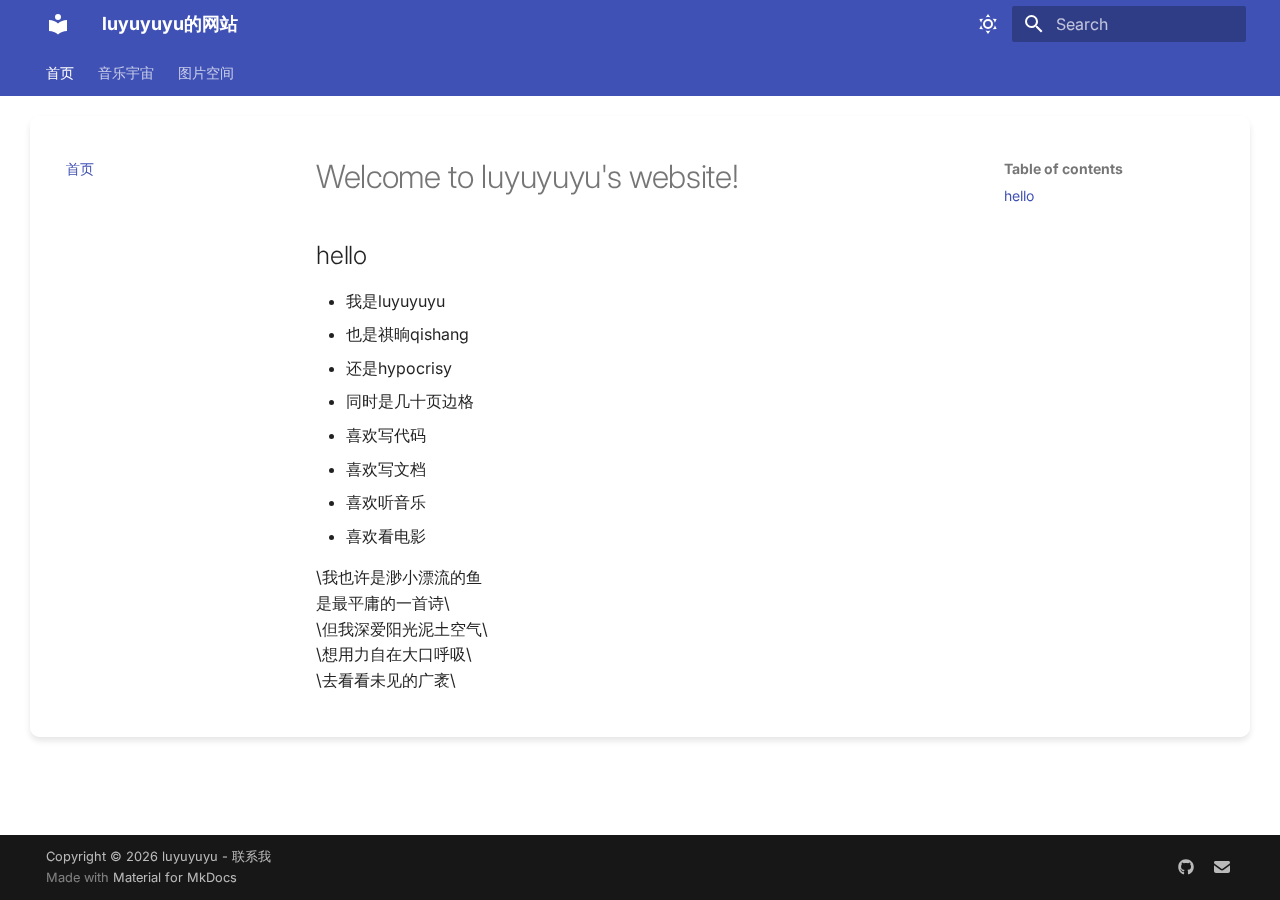
<file: index.html>
<!doctype html>
<html lang="en" class="no-js">
  <head>
    
      <meta charset="utf-8">
      <meta name="viewport" content="width=device-width,initial-scale=1">
      
      
      
        <link rel="canonical" href="https://luyuyuyu007.github.io/hypocrisy/">
      
      
      
        <link rel="next" href="essays/">
      
      
        
      
      
      <link rel="icon" href="assets/images/favicon.png">
      <meta name="generator" content="mkdocs-1.6.1, mkdocs-material-9.7.1">
    
    
      
        <title>luyuyuyu的网站</title>
      
    
    
      <link rel="stylesheet" href="assets/stylesheets/main.484c7ddc.min.css">
      
        
        <link rel="stylesheet" href="assets/stylesheets/palette.ab4e12ef.min.css">
      
      


    
    
      
    
    
      
        
        
        <link rel="preconnect" href="https://fonts.gstatic.com" crossorigin>
        <link rel="stylesheet" href="https://fonts.googleapis.com/css?family=Inter:300,300i,400,400i,700,700i%7CFira+Code:400,400i,700,700i&display=fallback">
        <style>:root{--md-text-font:"Inter";--md-code-font:"Fira Code"}</style>
      
    
    
      <link rel="stylesheet" href="assets/css/extra.css">
    
    <script>__md_scope=new URL(".",location),__md_hash=e=>[...e].reduce(((e,_)=>(e<<5)-e+_.charCodeAt(0)),0),__md_get=(e,_=localStorage,t=__md_scope)=>JSON.parse(_.getItem(t.pathname+"."+e)),__md_set=(e,_,t=localStorage,a=__md_scope)=>{try{t.setItem(a.pathname+"."+e,JSON.stringify(_))}catch(e){}}</script>
    
      

    
    
  </head>
  
  
    
    
      
    
    
    
    
    <body dir="ltr" data-md-color-scheme="default" data-md-color-primary="indigo" data-md-color-accent="amber">
  
    
    <input class="md-toggle" data-md-toggle="drawer" type="checkbox" id="__drawer" autocomplete="off">
    <input class="md-toggle" data-md-toggle="search" type="checkbox" id="__search" autocomplete="off">
    <label class="md-overlay" for="__drawer"></label>
    <div data-md-component="skip">
      
        
        <a href="#welcome-to-luyuyuyus-website" class="md-skip">
          Skip to content
        </a>
      
    </div>
    <div data-md-component="announce">
      
    </div>
    
    
      

<header class="md-header" data-md-component="header">
  <nav class="md-header__inner md-grid" aria-label="Header">
    <a href="." title="luyuyuyu的网站" class="md-header__button md-logo" aria-label="luyuyuyu的网站" data-md-component="logo">
      
  
  <svg xmlns="http://www.w3.org/2000/svg" viewBox="0 0 24 24"><path d="M12 8a3 3 0 0 0 3-3 3 3 0 0 0-3-3 3 3 0 0 0-3 3 3 3 0 0 0 3 3m0 3.54C9.64 9.35 6.5 8 3 8v11c3.5 0 6.64 1.35 9 3.54 2.36-2.19 5.5-3.54 9-3.54V8c-3.5 0-6.64 1.35-9 3.54"/></svg>

    </a>
    <label class="md-header__button md-icon" for="__drawer">
      
      <svg xmlns="http://www.w3.org/2000/svg" viewBox="0 0 24 24"><path d="M3 6h18v2H3zm0 5h18v2H3zm0 5h18v2H3z"/></svg>
    </label>
    <div class="md-header__title" data-md-component="header-title">
      <div class="md-header__ellipsis">
        <div class="md-header__topic">
          <span class="md-ellipsis">
            luyuyuyu的网站
          </span>
        </div>
        <div class="md-header__topic" data-md-component="header-topic">
          <span class="md-ellipsis">
            
              首页
            
          </span>
        </div>
      </div>
    </div>
    
      
        <form class="md-header__option" data-md-component="palette">
  
    
    
    
    <input class="md-option" data-md-color-media="" data-md-color-scheme="default" data-md-color-primary="indigo" data-md-color-accent="amber"  aria-label="浅色模式"  type="radio" name="__palette" id="__palette_0">
    
      <label class="md-header__button md-icon" title="浅色模式" for="__palette_1" hidden>
        <svg xmlns="http://www.w3.org/2000/svg" viewBox="0 0 24 24"><path d="M12 7a5 5 0 0 1 5 5 5 5 0 0 1-5 5 5 5 0 0 1-5-5 5 5 0 0 1 5-5m0 2a3 3 0 0 0-3 3 3 3 0 0 0 3 3 3 3 0 0 0 3-3 3 3 0 0 0-3-3m0-7 2.39 3.42C13.65 5.15 12.84 5 12 5s-1.65.15-2.39.42zM3.34 7l4.16-.35A7.2 7.2 0 0 0 5.94 8.5c-.44.74-.69 1.5-.83 2.29zm.02 10 1.76-3.77a7.131 7.131 0 0 0 2.38 4.14zM20.65 7l-1.77 3.79a7.02 7.02 0 0 0-2.38-4.15zm-.01 10-4.14.36c.59-.51 1.12-1.14 1.54-1.86.42-.73.69-1.5.83-2.29zM12 22l-2.41-3.44c.74.27 1.55.44 2.41.44.82 0 1.63-.17 2.37-.44z"/></svg>
      </label>
    
  
    
    
    
    <input class="md-option" data-md-color-media="" data-md-color-scheme="slate" data-md-color-primary="black" data-md-color-accent="lime"  aria-label="深色模式"  type="radio" name="__palette" id="__palette_1">
    
      <label class="md-header__button md-icon" title="深色模式" for="__palette_0" hidden>
        <svg xmlns="http://www.w3.org/2000/svg" viewBox="0 0 24 24"><path d="m17.75 4.09-2.53 1.94.91 3.06-2.63-1.81-2.63 1.81.91-3.06-2.53-1.94L12.44 4l1.06-3 1.06 3zm3.5 6.91-1.64 1.25.59 1.98-1.7-1.17-1.7 1.17.59-1.98L15.75 11l2.06-.05L18.5 9l.69 1.95zm-2.28 4.95c.83-.08 1.72 1.1 1.19 1.85-.32.45-.66.87-1.08 1.27C15.17 23 8.84 23 4.94 19.07c-3.91-3.9-3.91-10.24 0-14.14.4-.4.82-.76 1.27-1.08.75-.53 1.93.36 1.85 1.19-.27 2.86.69 5.83 2.89 8.02a9.96 9.96 0 0 0 8.02 2.89m-1.64 2.02a12.08 12.08 0 0 1-7.8-3.47c-2.17-2.19-3.33-5-3.49-7.82-2.81 3.14-2.7 7.96.31 10.98 3.02 3.01 7.84 3.12 10.98.31"/></svg>
      </label>
    
  
</form>
      
    
    
      <script>var palette=__md_get("__palette");if(palette&&palette.color){if("(prefers-color-scheme)"===palette.color.media){var media=matchMedia("(prefers-color-scheme: light)"),input=document.querySelector(media.matches?"[data-md-color-media='(prefers-color-scheme: light)']":"[data-md-color-media='(prefers-color-scheme: dark)']");palette.color.media=input.getAttribute("data-md-color-media"),palette.color.scheme=input.getAttribute("data-md-color-scheme"),palette.color.primary=input.getAttribute("data-md-color-primary"),palette.color.accent=input.getAttribute("data-md-color-accent")}for(var[key,value]of Object.entries(palette.color))document.body.setAttribute("data-md-color-"+key,value)}</script>
    
    
    
      
      
        <label class="md-header__button md-icon" for="__search">
          
          <svg xmlns="http://www.w3.org/2000/svg" viewBox="0 0 24 24"><path d="M9.5 3A6.5 6.5 0 0 1 16 9.5c0 1.61-.59 3.09-1.56 4.23l.27.27h.79l5 5-1.5 1.5-5-5v-.79l-.27-.27A6.52 6.52 0 0 1 9.5 16 6.5 6.5 0 0 1 3 9.5 6.5 6.5 0 0 1 9.5 3m0 2C7 5 5 7 5 9.5S7 14 9.5 14 14 12 14 9.5 12 5 9.5 5"/></svg>
        </label>
        <div class="md-search" data-md-component="search" role="dialog">
  <label class="md-search__overlay" for="__search"></label>
  <div class="md-search__inner" role="search">
    <form class="md-search__form" name="search">
      <input type="text" class="md-search__input" name="query" aria-label="Search" placeholder="Search" autocapitalize="off" autocorrect="off" autocomplete="off" spellcheck="false" data-md-component="search-query" required>
      <label class="md-search__icon md-icon" for="__search">
        
        <svg xmlns="http://www.w3.org/2000/svg" viewBox="0 0 24 24"><path d="M9.5 3A6.5 6.5 0 0 1 16 9.5c0 1.61-.59 3.09-1.56 4.23l.27.27h.79l5 5-1.5 1.5-5-5v-.79l-.27-.27A6.52 6.52 0 0 1 9.5 16 6.5 6.5 0 0 1 3 9.5 6.5 6.5 0 0 1 9.5 3m0 2C7 5 5 7 5 9.5S7 14 9.5 14 14 12 14 9.5 12 5 9.5 5"/></svg>
        
        <svg xmlns="http://www.w3.org/2000/svg" viewBox="0 0 24 24"><path d="M20 11v2H8l5.5 5.5-1.42 1.42L4.16 12l7.92-7.92L13.5 5.5 8 11z"/></svg>
      </label>
      <nav class="md-search__options" aria-label="Search">
        
        <button type="reset" class="md-search__icon md-icon" title="Clear" aria-label="Clear" tabindex="-1">
          
          <svg xmlns="http://www.w3.org/2000/svg" viewBox="0 0 24 24"><path d="M19 6.41 17.59 5 12 10.59 6.41 5 5 6.41 10.59 12 5 17.59 6.41 19 12 13.41 17.59 19 19 17.59 13.41 12z"/></svg>
        </button>
      </nav>
      
        <div class="md-search__suggest" data-md-component="search-suggest"></div>
      
    </form>
    <div class="md-search__output">
      <div class="md-search__scrollwrap" tabindex="0" data-md-scrollfix>
        <div class="md-search-result" data-md-component="search-result">
          <div class="md-search-result__meta">
            Initializing search
          </div>
          <ol class="md-search-result__list" role="presentation"></ol>
        </div>
      </div>
    </div>
  </div>
</div>
      
    
    
  </nav>
  
</header>
    
    <div class="md-container" data-md-component="container">
      
      
        
          
            
<nav class="md-tabs" aria-label="Tabs" data-md-component="tabs">
  <div class="md-grid">
    <ul class="md-tabs__list">
      
        
  
  
  
    
  
  
    <li class="md-tabs__item md-tabs__item--active">
      <a href="." class="md-tabs__link">
        
  
  
    
  
  首页

      </a>
    </li>
  

      
        
  
  
  
  
    <li class="md-tabs__item">
      <a href="essays/" class="md-tabs__link">
        
  
  
    
  
  音乐宇宙

      </a>
    </li>
  

      
        
  
  
  
  
    <li class="md-tabs__item">
      <a href="photos/" class="md-tabs__link">
        
  
  
    
  
  图片空间

      </a>
    </li>
  

      
    </ul>
  </div>
</nav>
          
        
      
      <main class="md-main" data-md-component="main">
        <div class="md-main__inner md-grid">
          
            
              
              <div class="md-sidebar md-sidebar--primary" data-md-component="sidebar" data-md-type="navigation" >
                <div class="md-sidebar__scrollwrap">
                  <div class="md-sidebar__inner">
                    


  


<nav class="md-nav md-nav--primary md-nav--lifted" aria-label="Navigation" data-md-level="0">
  <label class="md-nav__title" for="__drawer">
    <a href="." title="luyuyuyu的网站" class="md-nav__button md-logo" aria-label="luyuyuyu的网站" data-md-component="logo">
      
  
  <svg xmlns="http://www.w3.org/2000/svg" viewBox="0 0 24 24"><path d="M12 8a3 3 0 0 0 3-3 3 3 0 0 0-3-3 3 3 0 0 0-3 3 3 3 0 0 0 3 3m0 3.54C9.64 9.35 6.5 8 3 8v11c3.5 0 6.64 1.35 9 3.54 2.36-2.19 5.5-3.54 9-3.54V8c-3.5 0-6.64 1.35-9 3.54"/></svg>

    </a>
    luyuyuyu的网站
  </label>
  
  <ul class="md-nav__list" data-md-scrollfix>
    
      
      
  
  
    
  
  
  
    <li class="md-nav__item md-nav__item--active">
      
      <input class="md-nav__toggle md-toggle" type="checkbox" id="__toc">
      
      
        
      
      
        <label class="md-nav__link md-nav__link--active" for="__toc">
          
  
  
  <span class="md-ellipsis">
    
  
    首页
  

    
  </span>
  
  

          <span class="md-nav__icon md-icon"></span>
        </label>
      
      <a href="." class="md-nav__link md-nav__link--active">
        
  
  
  <span class="md-ellipsis">
    
  
    首页
  

    
  </span>
  
  

      </a>
      
        

<nav class="md-nav md-nav--secondary" aria-label="Table of contents">
  
  
  
    
  
  
    <label class="md-nav__title" for="__toc">
      <span class="md-nav__icon md-icon"></span>
      Table of contents
    </label>
    <ul class="md-nav__list" data-md-component="toc" data-md-scrollfix>
      
        <li class="md-nav__item">
  <a href="#hello" class="md-nav__link">
    <span class="md-ellipsis">
      
        hello
      
    </span>
  </a>
  
</li>
      
    </ul>
  
</nav>
      
    </li>
  

    
      
      
  
  
  
  
    <li class="md-nav__item">
      <a href="essays/" class="md-nav__link">
        
  
  
  <span class="md-ellipsis">
    
  
    音乐宇宙
  

    
  </span>
  
  

      </a>
    </li>
  

    
      
      
  
  
  
  
    <li class="md-nav__item">
      <a href="photos/" class="md-nav__link">
        
  
  
  <span class="md-ellipsis">
    
  
    图片空间
  

    
  </span>
  
  

      </a>
    </li>
  

    
  </ul>
</nav>
                  </div>
                </div>
              </div>
            
            
              
              <div class="md-sidebar md-sidebar--secondary" data-md-component="sidebar" data-md-type="toc" >
                <div class="md-sidebar__scrollwrap">
                  <div class="md-sidebar__inner">
                    

<nav class="md-nav md-nav--secondary" aria-label="Table of contents">
  
  
  
    
  
  
    <label class="md-nav__title" for="__toc">
      <span class="md-nav__icon md-icon"></span>
      Table of contents
    </label>
    <ul class="md-nav__list" data-md-component="toc" data-md-scrollfix>
      
        <li class="md-nav__item">
  <a href="#hello" class="md-nav__link">
    <span class="md-ellipsis">
      
        hello
      
    </span>
  </a>
  
</li>
      
    </ul>
  
</nav>
                  </div>
                </div>
              </div>
            
          
          
            <div class="md-content" data-md-component="content">
              
              <article class="md-content__inner md-typeset">
                
                  



<h1 id="welcome-to-luyuyuyus-website">Welcome to luyuyuyu's website!</h1>
<h2 id="hello">hello</h2>
<ul>
<li>我是luyuyuyu</li>
<li>也是祺晌qishang</li>
<li>还是hypocrisy</li>
<li>同时是几十页边格</li>
<li>喜欢写代码</li>
<li>喜欢写文档</li>
<li>喜欢听音乐</li>
<li>喜欢看电影</li>
</ul>
<p>\我也许是渺小漂流的鱼<br />
是最平庸的一首诗\<br />
\但我深爱阳光泥土空气\<br />
\想用力自在大口呼吸\<br />
\去看看未见的广袤\  </p>












                
              </article>
            </div>
          
          
<script>var target=document.getElementById(location.hash.slice(1));target&&target.name&&(target.checked=target.name.startsWith("__tabbed_"))</script>
        </div>
        
          <button type="button" class="md-top md-icon" data-md-component="top" hidden>
  
  <svg xmlns="http://www.w3.org/2000/svg" viewBox="0 0 24 24"><path d="M13 20h-2V8l-5.5 5.5-1.42-1.42L12 4.16l7.92 7.92-1.42 1.42L13 8z"/></svg>
  Back to top
</button>
        
      </main>
      
        <footer class="md-footer">
  
  <div class="md-footer-meta md-typeset">
    <div class="md-footer-meta__inner md-grid">
      <div class="md-copyright">
  
    <div class="md-copyright__highlight">
      Copyright &copy; 2026 luyuyuyu -  <a href="mailto:1172854839@qq.com">联系我</a>

    </div>
  
  
    Made with
    <a href="https://squidfunk.github.io/mkdocs-material/" target="_blank" rel="noopener">
      Material for MkDocs
    </a>
  
</div>
      
        
<div class="md-social">
  
    
    
    
    
      
      
    
    <a href="https://github.com/luyuyuyu007" target="_blank" rel="noopener" title="github.com" class="md-social__link">
      <svg xmlns="http://www.w3.org/2000/svg" viewBox="0 0 512 512"><!--! Font Awesome Free 7.1.0 by @fontawesome - https://fontawesome.com License - https://fontawesome.com/license/free (Icons: CC BY 4.0, Fonts: SIL OFL 1.1, Code: MIT License) Copyright 2025 Fonticons, Inc.--><path d="M173.9 397.4c0 2-2.3 3.6-5.2 3.6-3.3.3-5.6-1.3-5.6-3.6 0-2 2.3-3.6 5.2-3.6 3-.3 5.6 1.3 5.6 3.6m-31.1-4.5c-.7 2 1.3 4.3 4.3 4.9 2.6 1 5.6 0 6.2-2s-1.3-4.3-4.3-5.2c-2.6-.7-5.5.3-6.2 2.3m44.2-1.7c-2.9.7-4.9 2.6-4.6 4.9.3 2 2.9 3.3 5.9 2.6 2.9-.7 4.9-2.6 4.6-4.6-.3-1.9-3-3.2-5.9-2.9M252.8 8C114.1 8 8 113.3 8 252c0 110.9 69.8 205.8 169.5 239.2 12.8 2.3 17.3-5.6 17.3-12.1 0-6.2-.3-40.4-.3-61.4 0 0-70 15-84.7-29.8 0 0-11.4-29.1-27.8-36.6 0 0-22.9-15.7 1.6-15.4 0 0 24.9 2 38.6 25.8 21.9 38.6 58.6 27.5 72.9 20.9 2.3-16 8.8-27.1 16-33.7-55.9-6.2-112.3-14.3-112.3-110.5 0-27.5 7.6-41.3 23.6-58.9-2.6-6.5-11.1-33.3 2.6-67.9 20.9-6.5 69 27 69 27 20-5.6 41.5-8.5 62.8-8.5s42.8 2.9 62.8 8.5c0 0 48.1-33.6 69-27 13.7 34.7 5.2 61.4 2.6 67.9 16 17.7 25.8 31.5 25.8 58.9 0 96.5-58.9 104.2-114.8 110.5 9.2 7.9 17 22.9 17 46.4 0 33.7-.3 75.4-.3 83.6 0 6.5 4.6 14.4 17.3 12.1C436.2 457.8 504 362.9 504 252 504 113.3 391.5 8 252.8 8M105.2 352.9c-1.3 1-1 3.3.7 5.2 1.6 1.6 3.9 2.3 5.2 1 1.3-1 1-3.3-.7-5.2-1.6-1.6-3.9-2.3-5.2-1m-10.8-8.1c-.7 1.3.3 2.9 2.3 3.9 1.6 1 3.6.7 4.3-.7.7-1.3-.3-2.9-2.3-3.9-2-.6-3.6-.3-4.3.7m32.4 35.6c-1.6 1.3-1 4.3 1.3 6.2 2.3 2.3 5.2 2.6 6.5 1 1.3-1.3.7-4.3-1.3-6.2-2.2-2.3-5.2-2.6-6.5-1m-11.4-14.7c-1.6 1-1.6 3.6 0 5.9s4.3 3.3 5.6 2.3c1.6-1.3 1.6-3.9 0-6.2-1.4-2.3-4-3.3-5.6-2"/></svg>
    </a>
  
    
    
    
    
    <a href="mailto:1172854839@qq.com" target="_blank" rel="noopener" title="" class="md-social__link">
      <svg xmlns="http://www.w3.org/2000/svg" viewBox="0 0 512 512"><!--! Font Awesome Free 7.1.0 by @fontawesome - https://fontawesome.com License - https://fontawesome.com/license/free (Icons: CC BY 4.0, Fonts: SIL OFL 1.1, Code: MIT License) Copyright 2025 Fonticons, Inc.--><path d="M48 64C21.5 64 0 85.5 0 112c0 15.1 7.1 29.3 19.2 38.4l208 156a48 48 0 0 0 57.6 0l208-156c12.1-9.1 19.2-23.3 19.2-38.4 0-26.5-21.5-48-48-48zM0 196v188c0 35.3 28.7 64 64 64h384c35.3 0 64-28.7 64-64V196L313.6 344.8c-34.1 25.6-81.1 25.6-115.2 0z"/></svg>
    </a>
  
</div>
      
    </div>
  </div>
</footer>
      
    </div>
    <div class="md-dialog" data-md-component="dialog">
      <div class="md-dialog__inner md-typeset"></div>
    </div>
    
    
    
      
      
      <script id="__config" type="application/json">{"annotate": null, "base": ".", "features": ["navigation.tabs", "navigation.sections", "navigation.expand", "navigation.indexes", "navigation.top", "search.highlight", "search.suggest", "content.tabs", "content.code.copy", "content.code.annotate", "content.tooltips"], "search": "assets/javascripts/workers/search.2c215733.min.js", "tags": null, "translations": {"clipboard.copied": "Copied to clipboard", "clipboard.copy": "Copy to clipboard", "search.result.more.one": "1 more on this page", "search.result.more.other": "# more on this page", "search.result.none": "No matching documents", "search.result.one": "1 matching document", "search.result.other": "# matching documents", "search.result.placeholder": "Type to start searching", "search.result.term.missing": "Missing", "select.version": "Select version"}, "version": null}</script>
    
    
      <script src="assets/javascripts/bundle.79ae519e.min.js"></script>
      
        <script src="assets/js/click.js"></script>
      
    
  </body>
</html>
</file>
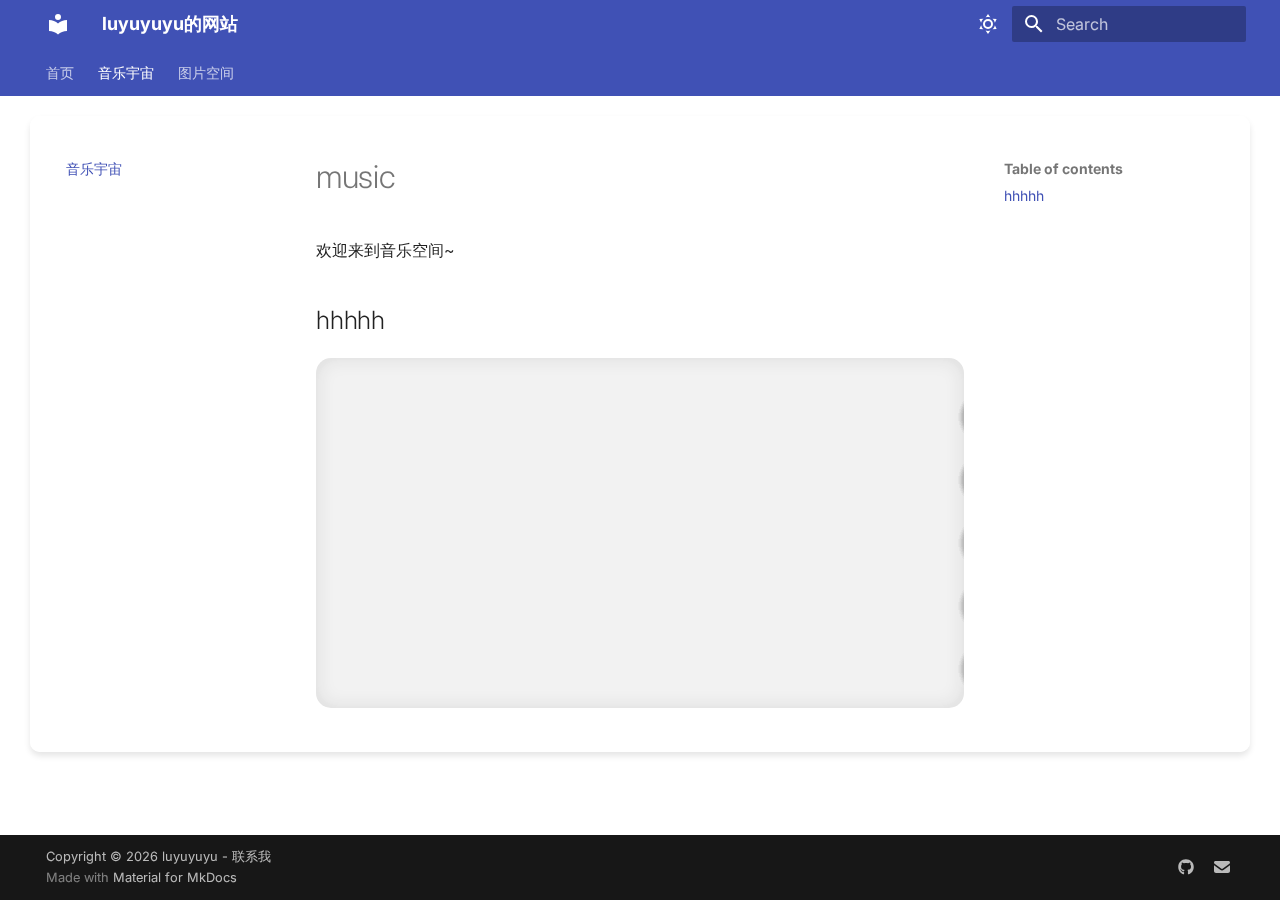
<file: essays/index.html>
<!doctype html>
<html lang="en" class="no-js">
  <head>
    
      <meta charset="utf-8">
      <meta name="viewport" content="width=device-width,initial-scale=1">
      
      
      
        <link rel="canonical" href="https://luyuyuyu007.github.io/hypocrisy/essays/">
      
      
        <link rel="prev" href="..">
      
      
        <link rel="next" href="../photos/">
      
      
        
      
      
      <link rel="icon" href="../assets/images/favicon.png">
      <meta name="generator" content="mkdocs-1.6.1, mkdocs-material-9.7.1">
    
    
      
        <title>音乐宇宙 - luyuyuyu的网站</title>
      
    
    
      <link rel="stylesheet" href="../assets/stylesheets/main.484c7ddc.min.css">
      
        
        <link rel="stylesheet" href="../assets/stylesheets/palette.ab4e12ef.min.css">
      
      


    
    
      
    
    
      
        
        
        <link rel="preconnect" href="https://fonts.gstatic.com" crossorigin>
        <link rel="stylesheet" href="https://fonts.googleapis.com/css?family=Inter:300,300i,400,400i,700,700i%7CFira+Code:400,400i,700,700i&display=fallback">
        <style>:root{--md-text-font:"Inter";--md-code-font:"Fira Code"}</style>
      
    
    
      <link rel="stylesheet" href="../assets/css/extra.css">
    
    <script>__md_scope=new URL("..",location),__md_hash=e=>[...e].reduce(((e,_)=>(e<<5)-e+_.charCodeAt(0)),0),__md_get=(e,_=localStorage,t=__md_scope)=>JSON.parse(_.getItem(t.pathname+"."+e)),__md_set=(e,_,t=localStorage,a=__md_scope)=>{try{t.setItem(a.pathname+"."+e,JSON.stringify(_))}catch(e){}}</script>
    
      

    
    
  </head>
  
  
    
    
      
    
    
    
    
    <body dir="ltr" data-md-color-scheme="default" data-md-color-primary="indigo" data-md-color-accent="amber">
  
    
    <input class="md-toggle" data-md-toggle="drawer" type="checkbox" id="__drawer" autocomplete="off">
    <input class="md-toggle" data-md-toggle="search" type="checkbox" id="__search" autocomplete="off">
    <label class="md-overlay" for="__drawer"></label>
    <div data-md-component="skip">
      
        
        <a href="#music" class="md-skip">
          Skip to content
        </a>
      
    </div>
    <div data-md-component="announce">
      
    </div>
    
    
      

<header class="md-header" data-md-component="header">
  <nav class="md-header__inner md-grid" aria-label="Header">
    <a href=".." title="luyuyuyu的网站" class="md-header__button md-logo" aria-label="luyuyuyu的网站" data-md-component="logo">
      
  
  <svg xmlns="http://www.w3.org/2000/svg" viewBox="0 0 24 24"><path d="M12 8a3 3 0 0 0 3-3 3 3 0 0 0-3-3 3 3 0 0 0-3 3 3 3 0 0 0 3 3m0 3.54C9.64 9.35 6.5 8 3 8v11c3.5 0 6.64 1.35 9 3.54 2.36-2.19 5.5-3.54 9-3.54V8c-3.5 0-6.64 1.35-9 3.54"/></svg>

    </a>
    <label class="md-header__button md-icon" for="__drawer">
      
      <svg xmlns="http://www.w3.org/2000/svg" viewBox="0 0 24 24"><path d="M3 6h18v2H3zm0 5h18v2H3zm0 5h18v2H3z"/></svg>
    </label>
    <div class="md-header__title" data-md-component="header-title">
      <div class="md-header__ellipsis">
        <div class="md-header__topic">
          <span class="md-ellipsis">
            luyuyuyu的网站
          </span>
        </div>
        <div class="md-header__topic" data-md-component="header-topic">
          <span class="md-ellipsis">
            
              音乐宇宙
            
          </span>
        </div>
      </div>
    </div>
    
      
        <form class="md-header__option" data-md-component="palette">
  
    
    
    
    <input class="md-option" data-md-color-media="" data-md-color-scheme="default" data-md-color-primary="indigo" data-md-color-accent="amber"  aria-label="浅色模式"  type="radio" name="__palette" id="__palette_0">
    
      <label class="md-header__button md-icon" title="浅色模式" for="__palette_1" hidden>
        <svg xmlns="http://www.w3.org/2000/svg" viewBox="0 0 24 24"><path d="M12 7a5 5 0 0 1 5 5 5 5 0 0 1-5 5 5 5 0 0 1-5-5 5 5 0 0 1 5-5m0 2a3 3 0 0 0-3 3 3 3 0 0 0 3 3 3 3 0 0 0 3-3 3 3 0 0 0-3-3m0-7 2.39 3.42C13.65 5.15 12.84 5 12 5s-1.65.15-2.39.42zM3.34 7l4.16-.35A7.2 7.2 0 0 0 5.94 8.5c-.44.74-.69 1.5-.83 2.29zm.02 10 1.76-3.77a7.131 7.131 0 0 0 2.38 4.14zM20.65 7l-1.77 3.79a7.02 7.02 0 0 0-2.38-4.15zm-.01 10-4.14.36c.59-.51 1.12-1.14 1.54-1.86.42-.73.69-1.5.83-2.29zM12 22l-2.41-3.44c.74.27 1.55.44 2.41.44.82 0 1.63-.17 2.37-.44z"/></svg>
      </label>
    
  
    
    
    
    <input class="md-option" data-md-color-media="" data-md-color-scheme="slate" data-md-color-primary="black" data-md-color-accent="lime"  aria-label="深色模式"  type="radio" name="__palette" id="__palette_1">
    
      <label class="md-header__button md-icon" title="深色模式" for="__palette_0" hidden>
        <svg xmlns="http://www.w3.org/2000/svg" viewBox="0 0 24 24"><path d="m17.75 4.09-2.53 1.94.91 3.06-2.63-1.81-2.63 1.81.91-3.06-2.53-1.94L12.44 4l1.06-3 1.06 3zm3.5 6.91-1.64 1.25.59 1.98-1.7-1.17-1.7 1.17.59-1.98L15.75 11l2.06-.05L18.5 9l.69 1.95zm-2.28 4.95c.83-.08 1.72 1.1 1.19 1.85-.32.45-.66.87-1.08 1.27C15.17 23 8.84 23 4.94 19.07c-3.91-3.9-3.91-10.24 0-14.14.4-.4.82-.76 1.27-1.08.75-.53 1.93.36 1.85 1.19-.27 2.86.69 5.83 2.89 8.02a9.96 9.96 0 0 0 8.02 2.89m-1.64 2.02a12.08 12.08 0 0 1-7.8-3.47c-2.17-2.19-3.33-5-3.49-7.82-2.81 3.14-2.7 7.96.31 10.98 3.02 3.01 7.84 3.12 10.98.31"/></svg>
      </label>
    
  
</form>
      
    
    
      <script>var palette=__md_get("__palette");if(palette&&palette.color){if("(prefers-color-scheme)"===palette.color.media){var media=matchMedia("(prefers-color-scheme: light)"),input=document.querySelector(media.matches?"[data-md-color-media='(prefers-color-scheme: light)']":"[data-md-color-media='(prefers-color-scheme: dark)']");palette.color.media=input.getAttribute("data-md-color-media"),palette.color.scheme=input.getAttribute("data-md-color-scheme"),palette.color.primary=input.getAttribute("data-md-color-primary"),palette.color.accent=input.getAttribute("data-md-color-accent")}for(var[key,value]of Object.entries(palette.color))document.body.setAttribute("data-md-color-"+key,value)}</script>
    
    
    
      
      
        <label class="md-header__button md-icon" for="__search">
          
          <svg xmlns="http://www.w3.org/2000/svg" viewBox="0 0 24 24"><path d="M9.5 3A6.5 6.5 0 0 1 16 9.5c0 1.61-.59 3.09-1.56 4.23l.27.27h.79l5 5-1.5 1.5-5-5v-.79l-.27-.27A6.52 6.52 0 0 1 9.5 16 6.5 6.5 0 0 1 3 9.5 6.5 6.5 0 0 1 9.5 3m0 2C7 5 5 7 5 9.5S7 14 9.5 14 14 12 14 9.5 12 5 9.5 5"/></svg>
        </label>
        <div class="md-search" data-md-component="search" role="dialog">
  <label class="md-search__overlay" for="__search"></label>
  <div class="md-search__inner" role="search">
    <form class="md-search__form" name="search">
      <input type="text" class="md-search__input" name="query" aria-label="Search" placeholder="Search" autocapitalize="off" autocorrect="off" autocomplete="off" spellcheck="false" data-md-component="search-query" required>
      <label class="md-search__icon md-icon" for="__search">
        
        <svg xmlns="http://www.w3.org/2000/svg" viewBox="0 0 24 24"><path d="M9.5 3A6.5 6.5 0 0 1 16 9.5c0 1.61-.59 3.09-1.56 4.23l.27.27h.79l5 5-1.5 1.5-5-5v-.79l-.27-.27A6.52 6.52 0 0 1 9.5 16 6.5 6.5 0 0 1 3 9.5 6.5 6.5 0 0 1 9.5 3m0 2C7 5 5 7 5 9.5S7 14 9.5 14 14 12 14 9.5 12 5 9.5 5"/></svg>
        
        <svg xmlns="http://www.w3.org/2000/svg" viewBox="0 0 24 24"><path d="M20 11v2H8l5.5 5.5-1.42 1.42L4.16 12l7.92-7.92L13.5 5.5 8 11z"/></svg>
      </label>
      <nav class="md-search__options" aria-label="Search">
        
        <button type="reset" class="md-search__icon md-icon" title="Clear" aria-label="Clear" tabindex="-1">
          
          <svg xmlns="http://www.w3.org/2000/svg" viewBox="0 0 24 24"><path d="M19 6.41 17.59 5 12 10.59 6.41 5 5 6.41 10.59 12 5 17.59 6.41 19 12 13.41 17.59 19 19 17.59 13.41 12z"/></svg>
        </button>
      </nav>
      
        <div class="md-search__suggest" data-md-component="search-suggest"></div>
      
    </form>
    <div class="md-search__output">
      <div class="md-search__scrollwrap" tabindex="0" data-md-scrollfix>
        <div class="md-search-result" data-md-component="search-result">
          <div class="md-search-result__meta">
            Initializing search
          </div>
          <ol class="md-search-result__list" role="presentation"></ol>
        </div>
      </div>
    </div>
  </div>
</div>
      
    
    
  </nav>
  
</header>
    
    <div class="md-container" data-md-component="container">
      
      
        
          
            
<nav class="md-tabs" aria-label="Tabs" data-md-component="tabs">
  <div class="md-grid">
    <ul class="md-tabs__list">
      
        
  
  
  
  
    <li class="md-tabs__item">
      <a href=".." class="md-tabs__link">
        
  
  
    
  
  首页

      </a>
    </li>
  

      
        
  
  
  
    
  
  
    <li class="md-tabs__item md-tabs__item--active">
      <a href="./" class="md-tabs__link">
        
  
  
    
  
  音乐宇宙

      </a>
    </li>
  

      
        
  
  
  
  
    <li class="md-tabs__item">
      <a href="../photos/" class="md-tabs__link">
        
  
  
    
  
  图片空间

      </a>
    </li>
  

      
    </ul>
  </div>
</nav>
          
        
      
      <main class="md-main" data-md-component="main">
        <div class="md-main__inner md-grid">
          
            
              
              <div class="md-sidebar md-sidebar--primary" data-md-component="sidebar" data-md-type="navigation" >
                <div class="md-sidebar__scrollwrap">
                  <div class="md-sidebar__inner">
                    


  


<nav class="md-nav md-nav--primary md-nav--lifted" aria-label="Navigation" data-md-level="0">
  <label class="md-nav__title" for="__drawer">
    <a href=".." title="luyuyuyu的网站" class="md-nav__button md-logo" aria-label="luyuyuyu的网站" data-md-component="logo">
      
  
  <svg xmlns="http://www.w3.org/2000/svg" viewBox="0 0 24 24"><path d="M12 8a3 3 0 0 0 3-3 3 3 0 0 0-3-3 3 3 0 0 0-3 3 3 3 0 0 0 3 3m0 3.54C9.64 9.35 6.5 8 3 8v11c3.5 0 6.64 1.35 9 3.54 2.36-2.19 5.5-3.54 9-3.54V8c-3.5 0-6.64 1.35-9 3.54"/></svg>

    </a>
    luyuyuyu的网站
  </label>
  
  <ul class="md-nav__list" data-md-scrollfix>
    
      
      
  
  
  
  
    <li class="md-nav__item">
      <a href=".." class="md-nav__link">
        
  
  
  <span class="md-ellipsis">
    
  
    首页
  

    
  </span>
  
  

      </a>
    </li>
  

    
      
      
  
  
    
  
  
  
    <li class="md-nav__item md-nav__item--active">
      
      <input class="md-nav__toggle md-toggle" type="checkbox" id="__toc">
      
      
        
      
      
        <label class="md-nav__link md-nav__link--active" for="__toc">
          
  
  
  <span class="md-ellipsis">
    
  
    音乐宇宙
  

    
  </span>
  
  

          <span class="md-nav__icon md-icon"></span>
        </label>
      
      <a href="./" class="md-nav__link md-nav__link--active">
        
  
  
  <span class="md-ellipsis">
    
  
    音乐宇宙
  

    
  </span>
  
  

      </a>
      
        

<nav class="md-nav md-nav--secondary" aria-label="Table of contents">
  
  
  
    
  
  
    <label class="md-nav__title" for="__toc">
      <span class="md-nav__icon md-icon"></span>
      Table of contents
    </label>
    <ul class="md-nav__list" data-md-component="toc" data-md-scrollfix>
      
        <li class="md-nav__item">
  <a href="#hhhhh" class="md-nav__link">
    <span class="md-ellipsis">
      
        hhhhh
      
    </span>
  </a>
  
</li>
      
    </ul>
  
</nav>
      
    </li>
  

    
      
      
  
  
  
  
    <li class="md-nav__item">
      <a href="../photos/" class="md-nav__link">
        
  
  
  <span class="md-ellipsis">
    
  
    图片空间
  

    
  </span>
  
  

      </a>
    </li>
  

    
  </ul>
</nav>
                  </div>
                </div>
              </div>
            
            
              
              <div class="md-sidebar md-sidebar--secondary" data-md-component="sidebar" data-md-type="toc" >
                <div class="md-sidebar__scrollwrap">
                  <div class="md-sidebar__inner">
                    

<nav class="md-nav md-nav--secondary" aria-label="Table of contents">
  
  
  
    
  
  
    <label class="md-nav__title" for="__toc">
      <span class="md-nav__icon md-icon"></span>
      Table of contents
    </label>
    <ul class="md-nav__list" data-md-component="toc" data-md-scrollfix>
      
        <li class="md-nav__item">
  <a href="#hhhhh" class="md-nav__link">
    <span class="md-ellipsis">
      
        hhhhh
      
    </span>
  </a>
  
</li>
      
    </ul>
  
</nav>
                  </div>
                </div>
              </div>
            
          
          
            <div class="md-content" data-md-component="content">
              
              <article class="md-content__inner md-typeset">
                
                  



<h1 id="music">music</h1>
<p>欢迎来到音乐空间~</p>
<h2 id="hhhhh">hhhhh</h2>
<div class="danmaku-container">
<div class="danmaku-wrapper">
<span class="danmaku-item">我 也许是 渺小漂流的鱼 是最平庸 的一首诗</span>
<span class="danmaku-item">去看看 未见的广袤</span>
<span class="danmaku-item">想赢就要赶快证明我自己</span>
<span class="danmaku-item">一条路踏过太多日落</span>
<span class="danmaku-item">自由天空中被击落</span>
<span class="danmaku-item">面对未来 让我更期待</span>
<span class="danmaku-item">不断的进步是我的姿态</span>
<span class="danmaku-item">为某个 孤单却又 灿烂的人生 </span>
<span class="danmaku-item">从开始 再到现在</span>
<span class="danmaku-item">我的玩伴总说想看装满星星的宇宙</span>
<span class="danmaku-item">不懈怠 不服输 不从众</span>
<span class="danmaku-item">没停歇 梦的保留 我心存梦</span>
<span class="danmaku-item">快往前走 打消这疲态</span>
<span class="danmaku-item">勇敢大步向前迈</span>
<span class="danmaku-item">唤醒 心中豪迈</span>
<span class="danmaku-item">不能再徘徊 别再等待</span>
<span class="danmaku-item">所有快乐拥抱我后背向我</span>
<span class="danmaku-item">你看 彼此簇拥 歌唱 希望</span>
<span class="danmaku-item">别哭 你永远是我的太阳</span>
<span class="danmaku-item">如果想赢就得赶快</span>
<span class="danmaku-item">来证明自己就趁现在</span>
<span class="danmaku-item">无论世界种下绝望 希望</span>
<span class="danmaku-item">山 请你慢些走向我啊</span>
<span class="danmaku-item">我要改变时代</span>
<span class="danmaku-item">开始穿过这黎明请别灰心</span>
<span class="danmaku-item">用我的勇气</span>
<span class="danmaku-item">不要担心 用我的全力</span>
<span class="danmaku-item">我们曾默默承受 破碎的山 呜咽的黑</span>
<span class="danmaku-item">我把每一天都当做</span>
<span class="danmaku-item">新开始 新革命</span>
<span class="danmaku-item">与我永不重逢</span>
<span class="danmaku-item">我要改变现有格局</span>
</div>
</div>












                
              </article>
            </div>
          
          
<script>var target=document.getElementById(location.hash.slice(1));target&&target.name&&(target.checked=target.name.startsWith("__tabbed_"))</script>
        </div>
        
          <button type="button" class="md-top md-icon" data-md-component="top" hidden>
  
  <svg xmlns="http://www.w3.org/2000/svg" viewBox="0 0 24 24"><path d="M13 20h-2V8l-5.5 5.5-1.42-1.42L12 4.16l7.92 7.92-1.42 1.42L13 8z"/></svg>
  Back to top
</button>
        
      </main>
      
        <footer class="md-footer">
  
  <div class="md-footer-meta md-typeset">
    <div class="md-footer-meta__inner md-grid">
      <div class="md-copyright">
  
    <div class="md-copyright__highlight">
      Copyright &copy; 2026 luyuyuyu -  <a href="mailto:1172854839@qq.com">联系我</a>

    </div>
  
  
    Made with
    <a href="https://squidfunk.github.io/mkdocs-material/" target="_blank" rel="noopener">
      Material for MkDocs
    </a>
  
</div>
      
        
<div class="md-social">
  
    
    
    
    
      
      
    
    <a href="https://github.com/luyuyuyu007" target="_blank" rel="noopener" title="github.com" class="md-social__link">
      <svg xmlns="http://www.w3.org/2000/svg" viewBox="0 0 512 512"><!--! Font Awesome Free 7.1.0 by @fontawesome - https://fontawesome.com License - https://fontawesome.com/license/free (Icons: CC BY 4.0, Fonts: SIL OFL 1.1, Code: MIT License) Copyright 2025 Fonticons, Inc.--><path d="M173.9 397.4c0 2-2.3 3.6-5.2 3.6-3.3.3-5.6-1.3-5.6-3.6 0-2 2.3-3.6 5.2-3.6 3-.3 5.6 1.3 5.6 3.6m-31.1-4.5c-.7 2 1.3 4.3 4.3 4.9 2.6 1 5.6 0 6.2-2s-1.3-4.3-4.3-5.2c-2.6-.7-5.5.3-6.2 2.3m44.2-1.7c-2.9.7-4.9 2.6-4.6 4.9.3 2 2.9 3.3 5.9 2.6 2.9-.7 4.9-2.6 4.6-4.6-.3-1.9-3-3.2-5.9-2.9M252.8 8C114.1 8 8 113.3 8 252c0 110.9 69.8 205.8 169.5 239.2 12.8 2.3 17.3-5.6 17.3-12.1 0-6.2-.3-40.4-.3-61.4 0 0-70 15-84.7-29.8 0 0-11.4-29.1-27.8-36.6 0 0-22.9-15.7 1.6-15.4 0 0 24.9 2 38.6 25.8 21.9 38.6 58.6 27.5 72.9 20.9 2.3-16 8.8-27.1 16-33.7-55.9-6.2-112.3-14.3-112.3-110.5 0-27.5 7.6-41.3 23.6-58.9-2.6-6.5-11.1-33.3 2.6-67.9 20.9-6.5 69 27 69 27 20-5.6 41.5-8.5 62.8-8.5s42.8 2.9 62.8 8.5c0 0 48.1-33.6 69-27 13.7 34.7 5.2 61.4 2.6 67.9 16 17.7 25.8 31.5 25.8 58.9 0 96.5-58.9 104.2-114.8 110.5 9.2 7.9 17 22.9 17 46.4 0 33.7-.3 75.4-.3 83.6 0 6.5 4.6 14.4 17.3 12.1C436.2 457.8 504 362.9 504 252 504 113.3 391.5 8 252.8 8M105.2 352.9c-1.3 1-1 3.3.7 5.2 1.6 1.6 3.9 2.3 5.2 1 1.3-1 1-3.3-.7-5.2-1.6-1.6-3.9-2.3-5.2-1m-10.8-8.1c-.7 1.3.3 2.9 2.3 3.9 1.6 1 3.6.7 4.3-.7.7-1.3-.3-2.9-2.3-3.9-2-.6-3.6-.3-4.3.7m32.4 35.6c-1.6 1.3-1 4.3 1.3 6.2 2.3 2.3 5.2 2.6 6.5 1 1.3-1.3.7-4.3-1.3-6.2-2.2-2.3-5.2-2.6-6.5-1m-11.4-14.7c-1.6 1-1.6 3.6 0 5.9s4.3 3.3 5.6 2.3c1.6-1.3 1.6-3.9 0-6.2-1.4-2.3-4-3.3-5.6-2"/></svg>
    </a>
  
    
    
    
    
    <a href="mailto:1172854839@qq.com" target="_blank" rel="noopener" title="" class="md-social__link">
      <svg xmlns="http://www.w3.org/2000/svg" viewBox="0 0 512 512"><!--! Font Awesome Free 7.1.0 by @fontawesome - https://fontawesome.com License - https://fontawesome.com/license/free (Icons: CC BY 4.0, Fonts: SIL OFL 1.1, Code: MIT License) Copyright 2025 Fonticons, Inc.--><path d="M48 64C21.5 64 0 85.5 0 112c0 15.1 7.1 29.3 19.2 38.4l208 156a48 48 0 0 0 57.6 0l208-156c12.1-9.1 19.2-23.3 19.2-38.4 0-26.5-21.5-48-48-48zM0 196v188c0 35.3 28.7 64 64 64h384c35.3 0 64-28.7 64-64V196L313.6 344.8c-34.1 25.6-81.1 25.6-115.2 0z"/></svg>
    </a>
  
</div>
      
    </div>
  </div>
</footer>
      
    </div>
    <div class="md-dialog" data-md-component="dialog">
      <div class="md-dialog__inner md-typeset"></div>
    </div>
    
    
    
      
      
      <script id="__config" type="application/json">{"annotate": null, "base": "..", "features": ["navigation.tabs", "navigation.sections", "navigation.expand", "navigation.indexes", "navigation.top", "search.highlight", "search.suggest", "content.tabs", "content.code.copy", "content.code.annotate", "content.tooltips"], "search": "../assets/javascripts/workers/search.2c215733.min.js", "tags": null, "translations": {"clipboard.copied": "Copied to clipboard", "clipboard.copy": "Copy to clipboard", "search.result.more.one": "1 more on this page", "search.result.more.other": "# more on this page", "search.result.none": "No matching documents", "search.result.one": "1 matching document", "search.result.other": "# matching documents", "search.result.placeholder": "Type to start searching", "search.result.term.missing": "Missing", "select.version": "Select version"}, "version": null}</script>
    
    
      <script src="../assets/javascripts/bundle.79ae519e.min.js"></script>
      
        <script src="../assets/js/click.js"></script>
      
    
  </body>
</html>
</file>
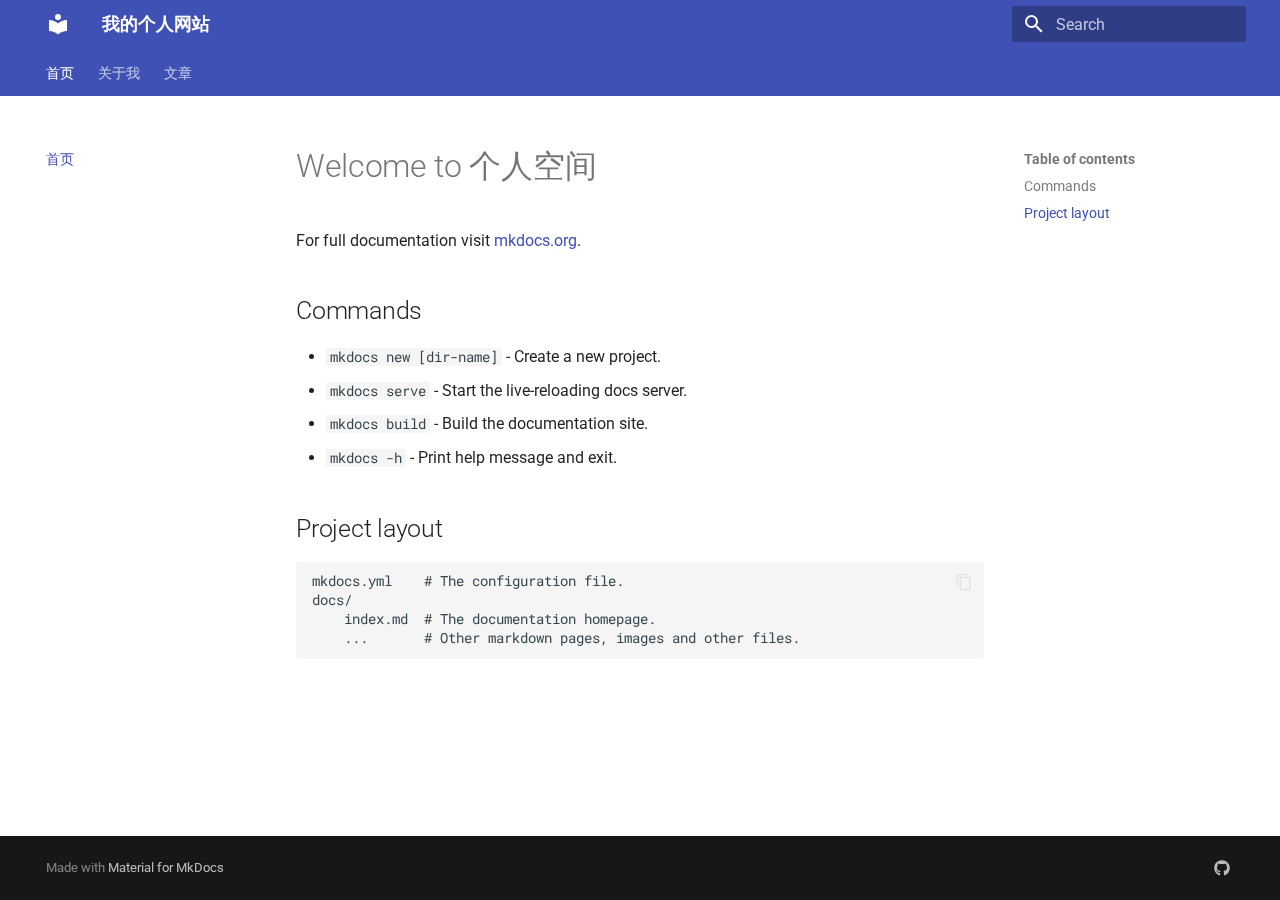
<file: site/index.html>
<!doctype html>
<html lang="en" class="no-js">
  <head>
    
      <meta charset="utf-8">
      <meta name="viewport" content="width=device-width,initial-scale=1">
      
      
      
        <link rel="canonical" href="https://your-username.github.io/">
      
      
      
      
        
      
      
      <link rel="icon" href="assets/images/favicon.png">
      <meta name="generator" content="mkdocs-1.6.1, mkdocs-material-9.7.1">
    
    
      
        <title>我的个人网站</title>
      
    
    
      <link rel="stylesheet" href="assets/stylesheets/main.484c7ddc.min.css">
      
        
        <link rel="stylesheet" href="assets/stylesheets/palette.ab4e12ef.min.css">
      
      


    
    
      
    
    
      
        
        
        <link rel="preconnect" href="https://fonts.gstatic.com" crossorigin>
        <link rel="stylesheet" href="https://fonts.googleapis.com/css?family=Roboto:300,300i,400,400i,700,700i%7CRoboto+Mono:400,400i,700,700i&display=fallback">
        <style>:root{--md-text-font:"Roboto";--md-code-font:"Roboto Mono"}</style>
      
    
    
    <script>__md_scope=new URL(".",location),__md_hash=e=>[...e].reduce(((e,_)=>(e<<5)-e+_.charCodeAt(0)),0),__md_get=(e,_=localStorage,t=__md_scope)=>JSON.parse(_.getItem(t.pathname+"."+e)),__md_set=(e,_,t=localStorage,a=__md_scope)=>{try{t.setItem(a.pathname+"."+e,JSON.stringify(_))}catch(e){}}</script>
    
      

    
    
  </head>
  
  
    
    
      
    
    
    
    
    <body dir="ltr" data-md-color-scheme="default" data-md-color-primary="indigo" data-md-color-accent="blue">
  
    
    <input class="md-toggle" data-md-toggle="drawer" type="checkbox" id="__drawer" autocomplete="off">
    <input class="md-toggle" data-md-toggle="search" type="checkbox" id="__search" autocomplete="off">
    <label class="md-overlay" for="__drawer"></label>
    <div data-md-component="skip">
      
        
        <a href="#welcome-to" class="md-skip">
          Skip to content
        </a>
      
    </div>
    <div data-md-component="announce">
      
    </div>
    
    
      

<header class="md-header" data-md-component="header">
  <nav class="md-header__inner md-grid" aria-label="Header">
    <a href="." title="我的个人网站" class="md-header__button md-logo" aria-label="我的个人网站" data-md-component="logo">
      
  
  <svg xmlns="http://www.w3.org/2000/svg" viewBox="0 0 24 24"><path d="M12 8a3 3 0 0 0 3-3 3 3 0 0 0-3-3 3 3 0 0 0-3 3 3 3 0 0 0 3 3m0 3.54C9.64 9.35 6.5 8 3 8v11c3.5 0 6.64 1.35 9 3.54 2.36-2.19 5.5-3.54 9-3.54V8c-3.5 0-6.64 1.35-9 3.54"/></svg>

    </a>
    <label class="md-header__button md-icon" for="__drawer">
      
      <svg xmlns="http://www.w3.org/2000/svg" viewBox="0 0 24 24"><path d="M3 6h18v2H3zm0 5h18v2H3zm0 5h18v2H3z"/></svg>
    </label>
    <div class="md-header__title" data-md-component="header-title">
      <div class="md-header__ellipsis">
        <div class="md-header__topic">
          <span class="md-ellipsis">
            我的个人网站
          </span>
        </div>
        <div class="md-header__topic" data-md-component="header-topic">
          <span class="md-ellipsis">
            
              首页
            
          </span>
        </div>
      </div>
    </div>
    
      
        <form class="md-header__option" data-md-component="palette">
  
    
    
    
    <input class="md-option" data-md-color-media="" data-md-color-scheme="default" data-md-color-primary="indigo" data-md-color-accent="blue"  aria-hidden="true"  type="radio" name="__palette" id="__palette_0">
    
  
    
    
    
    <input class="md-option" data-md-color-media="" data-md-color-scheme="dark" data-md-color-primary="black" data-md-color-accent="blue"  aria-hidden="true"  type="radio" name="__palette" id="__palette_1">
    
  
</form>
      
    
    
      <script>var palette=__md_get("__palette");if(palette&&palette.color){if("(prefers-color-scheme)"===palette.color.media){var media=matchMedia("(prefers-color-scheme: light)"),input=document.querySelector(media.matches?"[data-md-color-media='(prefers-color-scheme: light)']":"[data-md-color-media='(prefers-color-scheme: dark)']");palette.color.media=input.getAttribute("data-md-color-media"),palette.color.scheme=input.getAttribute("data-md-color-scheme"),palette.color.primary=input.getAttribute("data-md-color-primary"),palette.color.accent=input.getAttribute("data-md-color-accent")}for(var[key,value]of Object.entries(palette.color))document.body.setAttribute("data-md-color-"+key,value)}</script>
    
    
    
      
      
        <label class="md-header__button md-icon" for="__search">
          
          <svg xmlns="http://www.w3.org/2000/svg" viewBox="0 0 24 24"><path d="M9.5 3A6.5 6.5 0 0 1 16 9.5c0 1.61-.59 3.09-1.56 4.23l.27.27h.79l5 5-1.5 1.5-5-5v-.79l-.27-.27A6.52 6.52 0 0 1 9.5 16 6.5 6.5 0 0 1 3 9.5 6.5 6.5 0 0 1 9.5 3m0 2C7 5 5 7 5 9.5S7 14 9.5 14 14 12 14 9.5 12 5 9.5 5"/></svg>
        </label>
        <div class="md-search" data-md-component="search" role="dialog">
  <label class="md-search__overlay" for="__search"></label>
  <div class="md-search__inner" role="search">
    <form class="md-search__form" name="search">
      <input type="text" class="md-search__input" name="query" aria-label="Search" placeholder="Search" autocapitalize="off" autocorrect="off" autocomplete="off" spellcheck="false" data-md-component="search-query" required>
      <label class="md-search__icon md-icon" for="__search">
        
        <svg xmlns="http://www.w3.org/2000/svg" viewBox="0 0 24 24"><path d="M9.5 3A6.5 6.5 0 0 1 16 9.5c0 1.61-.59 3.09-1.56 4.23l.27.27h.79l5 5-1.5 1.5-5-5v-.79l-.27-.27A6.52 6.52 0 0 1 9.5 16 6.5 6.5 0 0 1 3 9.5 6.5 6.5 0 0 1 9.5 3m0 2C7 5 5 7 5 9.5S7 14 9.5 14 14 12 14 9.5 12 5 9.5 5"/></svg>
        
        <svg xmlns="http://www.w3.org/2000/svg" viewBox="0 0 24 24"><path d="M20 11v2H8l5.5 5.5-1.42 1.42L4.16 12l7.92-7.92L13.5 5.5 8 11z"/></svg>
      </label>
      <nav class="md-search__options" aria-label="Search">
        
        <button type="reset" class="md-search__icon md-icon" title="Clear" aria-label="Clear" tabindex="-1">
          
          <svg xmlns="http://www.w3.org/2000/svg" viewBox="0 0 24 24"><path d="M19 6.41 17.59 5 12 10.59 6.41 5 5 6.41 10.59 12 5 17.59 6.41 19 12 13.41 17.59 19 19 17.59 13.41 12z"/></svg>
        </button>
      </nav>
      
        <div class="md-search__suggest" data-md-component="search-suggest"></div>
      
    </form>
    <div class="md-search__output">
      <div class="md-search__scrollwrap" tabindex="0" data-md-scrollfix>
        <div class="md-search-result" data-md-component="search-result">
          <div class="md-search-result__meta">
            Initializing search
          </div>
          <ol class="md-search-result__list" role="presentation"></ol>
        </div>
      </div>
    </div>
  </div>
</div>
      
    
    
  </nav>
  
</header>
    
    <div class="md-container" data-md-component="container">
      
      
        
          
            
<nav class="md-tabs" aria-label="Tabs" data-md-component="tabs">
  <div class="md-grid">
    <ul class="md-tabs__list">
      
        
  
  
  
    
  
  
    <li class="md-tabs__item md-tabs__item--active">
      <a href="." class="md-tabs__link">
        
  
  
    
  
  首页

      </a>
    </li>
  

      
        
  
  
  
  
    <li class="md-tabs__item">
      <a href="about.md" class="md-tabs__link">
        
  
  
    
  
  关于我

      </a>
    </li>
  

      
        
  
  
  
  
    
    
      <li class="md-tabs__item">
        <a href="articles/first-post.md" class="md-tabs__link">
          
  
  
  文章

        </a>
      </li>
    
  

      
    </ul>
  </div>
</nav>
          
        
      
      <main class="md-main" data-md-component="main">
        <div class="md-main__inner md-grid">
          
            
              
              <div class="md-sidebar md-sidebar--primary" data-md-component="sidebar" data-md-type="navigation" >
                <div class="md-sidebar__scrollwrap">
                  <div class="md-sidebar__inner">
                    


  


<nav class="md-nav md-nav--primary md-nav--lifted" aria-label="Navigation" data-md-level="0">
  <label class="md-nav__title" for="__drawer">
    <a href="." title="我的个人网站" class="md-nav__button md-logo" aria-label="我的个人网站" data-md-component="logo">
      
  
  <svg xmlns="http://www.w3.org/2000/svg" viewBox="0 0 24 24"><path d="M12 8a3 3 0 0 0 3-3 3 3 0 0 0-3-3 3 3 0 0 0-3 3 3 3 0 0 0 3 3m0 3.54C9.64 9.35 6.5 8 3 8v11c3.5 0 6.64 1.35 9 3.54 2.36-2.19 5.5-3.54 9-3.54V8c-3.5 0-6.64 1.35-9 3.54"/></svg>

    </a>
    我的个人网站
  </label>
  
  <ul class="md-nav__list" data-md-scrollfix>
    
      
      
  
  
    
  
  
  
    <li class="md-nav__item md-nav__item--active">
      
      <input class="md-nav__toggle md-toggle" type="checkbox" id="__toc">
      
      
        
      
      
        <label class="md-nav__link md-nav__link--active" for="__toc">
          
  
  
  <span class="md-ellipsis">
    
  
    首页
  

    
  </span>
  
  

          <span class="md-nav__icon md-icon"></span>
        </label>
      
      <a href="." class="md-nav__link md-nav__link--active">
        
  
  
  <span class="md-ellipsis">
    
  
    首页
  

    
  </span>
  
  

      </a>
      
        

<nav class="md-nav md-nav--secondary" aria-label="Table of contents">
  
  
  
    
  
  
    <label class="md-nav__title" for="__toc">
      <span class="md-nav__icon md-icon"></span>
      Table of contents
    </label>
    <ul class="md-nav__list" data-md-component="toc" data-md-scrollfix>
      
        <li class="md-nav__item">
  <a href="#commands" class="md-nav__link">
    <span class="md-ellipsis">
      
        Commands
      
    </span>
  </a>
  
</li>
      
        <li class="md-nav__item">
  <a href="#project-layout" class="md-nav__link">
    <span class="md-ellipsis">
      
        Project layout
      
    </span>
  </a>
  
</li>
      
    </ul>
  
</nav>
      
    </li>
  

    
      
      
  
  
  
  
    <li class="md-nav__item">
      <a href="about.md" class="md-nav__link">
        
  
  
  <span class="md-ellipsis">
    
  
    关于我
  

    
  </span>
  
  

      </a>
    </li>
  

    
      
      
  
  
  
  
    
    
    
    
      
      
        
      
    
    
    <li class="md-nav__item md-nav__item--nested">
      
        
        
        <input class="md-nav__toggle md-toggle " type="checkbox" id="__nav_3" >
        
          
          <label class="md-nav__link" for="__nav_3" id="__nav_3_label" tabindex="0">
            
  
  
  <span class="md-ellipsis">
    
  
    文章
  

    
  </span>
  
  

            <span class="md-nav__icon md-icon"></span>
          </label>
        
        <nav class="md-nav" data-md-level="1" aria-labelledby="__nav_3_label" aria-expanded="false">
          <label class="md-nav__title" for="__nav_3">
            <span class="md-nav__icon md-icon"></span>
            
  
    文章
  

          </label>
          <ul class="md-nav__list" data-md-scrollfix>
            
              
                
  
  
  
  
    <li class="md-nav__item">
      <a href="articles/first-post.md" class="md-nav__link">
        
  
  
  <span class="md-ellipsis">
    
  
    第一篇文章
  

    
  </span>
  
  

      </a>
    </li>
  

              
            
          </ul>
        </nav>
      
    </li>
  

    
  </ul>
</nav>
                  </div>
                </div>
              </div>
            
            
              
              <div class="md-sidebar md-sidebar--secondary" data-md-component="sidebar" data-md-type="toc" >
                <div class="md-sidebar__scrollwrap">
                  <div class="md-sidebar__inner">
                    

<nav class="md-nav md-nav--secondary" aria-label="Table of contents">
  
  
  
    
  
  
    <label class="md-nav__title" for="__toc">
      <span class="md-nav__icon md-icon"></span>
      Table of contents
    </label>
    <ul class="md-nav__list" data-md-component="toc" data-md-scrollfix>
      
        <li class="md-nav__item">
  <a href="#commands" class="md-nav__link">
    <span class="md-ellipsis">
      
        Commands
      
    </span>
  </a>
  
</li>
      
        <li class="md-nav__item">
  <a href="#project-layout" class="md-nav__link">
    <span class="md-ellipsis">
      
        Project layout
      
    </span>
  </a>
  
</li>
      
    </ul>
  
</nav>
                  </div>
                </div>
              </div>
            
          
          
            <div class="md-content" data-md-component="content">
              
              <article class="md-content__inner md-typeset">
                
                  



<h1 id="welcome-to">Welcome to 个人空间</h1>
<p>For full documentation visit <a href="https://www.mkdocs.org">mkdocs.org</a>.</p>
<h2 id="commands">Commands</h2>
<ul>
<li><code>mkdocs new [dir-name]</code> - Create a new project.</li>
<li><code>mkdocs serve</code> - Start the live-reloading docs server.</li>
<li><code>mkdocs build</code> - Build the documentation site.</li>
<li><code>mkdocs -h</code> - Print help message and exit.</li>
</ul>
<h2 id="project-layout">Project layout</h2>
<pre><code>mkdocs.yml    # The configuration file.
docs/
    index.md  # The documentation homepage.
    ...       # Other markdown pages, images and other files.
</code></pre>












                
              </article>
            </div>
          
          
<script>var target=document.getElementById(location.hash.slice(1));target&&target.name&&(target.checked=target.name.startsWith("__tabbed_"))</script>
        </div>
        
      </main>
      
        <footer class="md-footer">
  
  <div class="md-footer-meta md-typeset">
    <div class="md-footer-meta__inner md-grid">
      <div class="md-copyright">
  
  
    Made with
    <a href="https://squidfunk.github.io/mkdocs-material/" target="_blank" rel="noopener">
      Material for MkDocs
    </a>
  
</div>
      
        
<div class="md-social">
  
    
    
    
    
      
      
    
    <a href="https://github.com/your-username" target="_blank" rel="noopener" title="github.com" class="md-social__link">
      <svg xmlns="http://www.w3.org/2000/svg" viewBox="0 0 512 512"><!--! Font Awesome Free 7.1.0 by @fontawesome - https://fontawesome.com License - https://fontawesome.com/license/free (Icons: CC BY 4.0, Fonts: SIL OFL 1.1, Code: MIT License) Copyright 2025 Fonticons, Inc.--><path d="M173.9 397.4c0 2-2.3 3.6-5.2 3.6-3.3.3-5.6-1.3-5.6-3.6 0-2 2.3-3.6 5.2-3.6 3-.3 5.6 1.3 5.6 3.6m-31.1-4.5c-.7 2 1.3 4.3 4.3 4.9 2.6 1 5.6 0 6.2-2s-1.3-4.3-4.3-5.2c-2.6-.7-5.5.3-6.2 2.3m44.2-1.7c-2.9.7-4.9 2.6-4.6 4.9.3 2 2.9 3.3 5.9 2.6 2.9-.7 4.9-2.6 4.6-4.6-.3-1.9-3-3.2-5.9-2.9M252.8 8C114.1 8 8 113.3 8 252c0 110.9 69.8 205.8 169.5 239.2 12.8 2.3 17.3-5.6 17.3-12.1 0-6.2-.3-40.4-.3-61.4 0 0-70 15-84.7-29.8 0 0-11.4-29.1-27.8-36.6 0 0-22.9-15.7 1.6-15.4 0 0 24.9 2 38.6 25.8 21.9 38.6 58.6 27.5 72.9 20.9 2.3-16 8.8-27.1 16-33.7-55.9-6.2-112.3-14.3-112.3-110.5 0-27.5 7.6-41.3 23.6-58.9-2.6-6.5-11.1-33.3 2.6-67.9 20.9-6.5 69 27 69 27 20-5.6 41.5-8.5 62.8-8.5s42.8 2.9 62.8 8.5c0 0 48.1-33.6 69-27 13.7 34.7 5.2 61.4 2.6 67.9 16 17.7 25.8 31.5 25.8 58.9 0 96.5-58.9 104.2-114.8 110.5 9.2 7.9 17 22.9 17 46.4 0 33.7-.3 75.4-.3 83.6 0 6.5 4.6 14.4 17.3 12.1C436.2 457.8 504 362.9 504 252 504 113.3 391.5 8 252.8 8M105.2 352.9c-1.3 1-1 3.3.7 5.2 1.6 1.6 3.9 2.3 5.2 1 1.3-1 1-3.3-.7-5.2-1.6-1.6-3.9-2.3-5.2-1m-10.8-8.1c-.7 1.3.3 2.9 2.3 3.9 1.6 1 3.6.7 4.3-.7.7-1.3-.3-2.9-2.3-3.9-2-.6-3.6-.3-4.3.7m32.4 35.6c-1.6 1.3-1 4.3 1.3 6.2 2.3 2.3 5.2 2.6 6.5 1 1.3-1.3.7-4.3-1.3-6.2-2.2-2.3-5.2-2.6-6.5-1m-11.4-14.7c-1.6 1-1.6 3.6 0 5.9s4.3 3.3 5.6 2.3c1.6-1.3 1.6-3.9 0-6.2-1.4-2.3-4-3.3-5.6-2"/></svg>
    </a>
  
</div>
      
    </div>
  </div>
</footer>
      
    </div>
    <div class="md-dialog" data-md-component="dialog">
      <div class="md-dialog__inner md-typeset"></div>
    </div>
    
    
    
      
      
      <script id="__config" type="application/json">{"annotate": null, "base": ".", "features": ["navigation.tabs", "navigation.sections", "search.suggest", "content.code.copy"], "search": "assets/javascripts/workers/search.2c215733.min.js", "tags": null, "translations": {"clipboard.copied": "Copied to clipboard", "clipboard.copy": "Copy to clipboard", "search.result.more.one": "1 more on this page", "search.result.more.other": "# more on this page", "search.result.none": "No matching documents", "search.result.one": "1 matching document", "search.result.other": "# matching documents", "search.result.placeholder": "Type to start searching", "search.result.term.missing": "Missing", "select.version": "Select version"}, "version": null}</script>
    
    
      <script src="assets/javascripts/bundle.79ae519e.min.js"></script>
      
    
  </body>
</html>
</file>
<file: assets/css/extra.css>
/* Custom Background */
body {
    /* Replace with your image URL */
    background-image: url('https://images.unsplash.com/photo-1451187580459-43490279c0fa?q=80&w=2072&auto=format&fit=crop'); 
    background-size: cover;
    background-attachment: fixed;
    background-position: center;
}

/* Adjust content transparency to show background */
.md-main__inner {
    background-color: rgba(255, 255, 255, 0.9);
    border-radius: 10px;
    padding: 20px;
    margin-top: 20px;
    box-shadow: 0 4px 6px rgba(0, 0, 0, 0.1);
}

[data-md-color-scheme="slate"] .md-main__inner {
    background-color: rgba(30, 30, 30, 0.85);
}

/* Advanced Animations */
@keyframes fadeInUp {
    from {
        opacity: 0;
        transform: translate3d(0, 40px, 0);
    }
    to {
        opacity: 1;
        transform: translate3d(0, 0, 0);
    }
}

.md-content {
    animation-duration: 0.8s;
    animation-fill-mode: both;
    animation-name: fadeInUp;
}

/* Hover effects for cards/images */
img {
    transition: transform 0.3s ease, box-shadow 0.3s ease;
}

img:hover {
    transform: scale(1.02);
    box-shadow: 0 10px 20px rgba(0,0,0,0.2);
}

/* Lyrics Danmaku Effect */
.danmaku-container {
    height: 350px; /* Reduced height */
    position: relative;
    overflow: hidden;
    background: rgba(0, 0, 0, 0.05);
    border-radius: 15px;
    margin: 20px 0;
    box-shadow: inset 0 0 20px rgba(0,0,0,0.1);
}

.danmaku-item {
    position: absolute;
    white-space: nowrap;
    font-weight: bold;
    color: var(--md-default-fg-color);
    opacity: 0.9;
    left: 100%; /* Start off-screen right */
    cursor: pointer;
    animation-name: danmakuMove;
    animation-timing-function: linear;
    animation-iteration-count: infinite;

    /* Rounded Rectangle Box Styling */
    background: rgba(255, 255, 255, 0.6);
    padding: 8px 18px;
    border-radius: 30px;
    box-shadow: 0 2px 8px rgba(0,0,0,0.1);
    border: 1px solid rgba(255,255,255,0.4);
    backdrop-filter: blur(2px);
}

/* Hover effect: Pause and Magnify */
.danmaku-item:hover {
    animation-play-state: paused;
    z-index: 100;
    transform: scale(1.1) !important; /* Gentle magnification */
    background: var(--md-primary-fg-color);
    color: white;
    box-shadow: 0 5px 15px rgba(0,0,0,0.3);
    border-color: transparent;
}

@keyframes danmakuMove {
    0% {
        left: 100%;
        transform: translateX(0);
    }
    100% {
        left: 0;
        transform: translateX(-100%);
    }
}

/* Randomize Tracks (5 distinct levels to prevent vertical overlap) */
.danmaku-item:nth-child(5n+1) { top: 10%; }
.danmaku-item:nth-child(5n+2) { top: 28%; }
.danmaku-item:nth-child(5n+3) { top: 46%; }
.danmaku-item:nth-child(5n+4) { top: 64%; }
.danmaku-item:nth-child(5n+5) { top: 82%; }

/* Colors (5 colorful themes) */
.danmaku-item:nth-child(5n+1) { background: #e3f2fd; color: #1565c0; border-color: #bbdefb; }
.danmaku-item:nth-child(5n+2) { background: #e8f5e9; color: #2e7d32; border-color: #c8e6c9; }
.danmaku-item:nth-child(5n+3) { background: #ffebee; color: #c62828; border-color: #ffcdd2; }
.danmaku-item:nth-child(5n+4) { background: #fffde7; color: #f9a825; border-color: #fff9c4; }
.danmaku-item:nth-child(5n+5) { background: #f3e5f5; color: #6a1b9a; border-color: #e1bee7; }

/* Speeds (Faster: 6s - 10s) */
.danmaku-item:nth-child(odd) { animation-duration: 8s; }
.danmaku-item:nth-child(even) { animation-duration: 9s; }
.danmaku-item:nth-child(3n) { animation-duration: 7s; }
.danmaku-item:nth-child(7n) { animation-duration: 10s; }
.danmaku-item:nth-child(5n) { animation-duration: 6s; }

/* Unique Delays for first 40 items to prevent horizontal overlap */
/* Spaced by ~1.5s to ensure previous item on same track has moved */
.danmaku-item:nth-child(1) { animation-delay: 0s; }
.danmaku-item:nth-child(2) { animation-delay: 1.5s; }
.danmaku-item:nth-child(3) { animation-delay: 3s; }
.danmaku-item:nth-child(4) { animation-delay: 4.5s; }
.danmaku-item:nth-child(5) { animation-delay: 6s; }
.danmaku-item:nth-child(6) { animation-delay: 7.5s; }
.danmaku-item:nth-child(7) { animation-delay: 9s; }
.danmaku-item:nth-child(8) { animation-delay: 10.5s; }
.danmaku-item:nth-child(9) { animation-delay: 12s; }
.danmaku-item:nth-child(10) { animation-delay: 13.5s; }
.danmaku-item:nth-child(11) { animation-delay: 15s; }
.danmaku-item:nth-child(12) { animation-delay: 16.5s; }
.danmaku-item:nth-child(13) { animation-delay: 18s; }
.danmaku-item:nth-child(14) { animation-delay: 19.5s; }
.danmaku-item:nth-child(15) { animation-delay: 21s; }
.danmaku-item:nth-child(16) { animation-delay: 22.5s; }
.danmaku-item:nth-child(17) { animation-delay: 24s; }
.danmaku-item:nth-child(18) { animation-delay: 25.5s; }
.danmaku-item:nth-child(19) { animation-delay: 27s; }
.danmaku-item:nth-child(20) { animation-delay: 28.5s; }
.danmaku-item:nth-child(21) { animation-delay: 30s; }
.danmaku-item:nth-child(22) { animation-delay: 31.5s; }
.danmaku-item:nth-child(23) { animation-delay: 33s; }
.danmaku-item:nth-child(24) { animation-delay: 34.5s; }
.danmaku-item:nth-child(25) { animation-delay: 36s; }
.danmaku-item:nth-child(26) { animation-delay: 37.5s; }
.danmaku-item:nth-child(27) { animation-delay: 39s; }
.danmaku-item:nth-child(28) { animation-delay: 40.5s; }
.danmaku-item:nth-child(29) { animation-delay: 42s; }
.danmaku-item:nth-child(30) { animation-delay: 43.5s; }
.danmaku-item:nth-child(31) { animation-delay: 45s; }
.danmaku-item:nth-child(32) { animation-delay: 46.5s; }
.danmaku-item:nth-child(33) { animation-delay: 48s; }
.danmaku-item:nth-child(34) { animation-delay: 49.5s; }
.danmaku-item:nth-child(35) { animation-delay: 51s; }
.danmaku-item:nth-child(n+36) { animation-delay: 52.5s; } /* Fallback */

/* Dark mode adjustments */
[data-md-color-scheme="slate"] .danmaku-item {
    color: rgba(255, 255, 255, 0.95);
    border-color: rgba(255,255,255,0.1);
}
[data-md-color-scheme="slate"] .danmaku-item:nth-child(5n+1) { background: rgba(33, 150, 243, 0.3); }
[data-md-color-scheme="slate"] .danmaku-item:nth-child(5n+2) { background: rgba(76, 175, 80, 0.3); }
[data-md-color-scheme="slate"] .danmaku-item:nth-child(5n+3) { background: rgba(244, 67, 54, 0.3); }
[data-md-color-scheme="slate"] .danmaku-item:nth-child(5n+4) { background: rgba(255, 193, 7, 0.3); }
[data-md-color-scheme="slate"] .danmaku-item:nth-child(5n+5) { background: rgba(156, 39, 176, 0.3); }

/* Click Animation - Neon Ripple */
.click-ripple {
    position: fixed;
    border-radius: 50%;
    transform: translate(-50%, -50%);
    pointer-events: none;
    z-index: 9999;
    background: transparent;
    border: 2px solid white;
    animation: rippleExpand 0.6s ease-out forwards;
}

@keyframes rippleExpand {
    0% {
        width: 0;
        height: 0;
        opacity: 1;
        border-width: 5px;
    }
    100% {
        width: 150px;
        height: 150px;
        opacity: 0;
        border-width: 0;
    }
}
</file>
<file: assets/stylesheets/main.484c7ddc.min.css>
@charset "UTF-8";html{-webkit-text-size-adjust:none;-moz-text-size-adjust:none;text-size-adjust:none;box-sizing:border-box}*,:after,:before{box-sizing:inherit}@media (prefers-reduced-motion){*,:after,:before{transition:none!important}}body{margin:0}a,button,input,label{-webkit-tap-highlight-color:transparent}a{color:inherit;text-decoration:none}hr{border:0;box-sizing:initial;display:block;height:.05rem;overflow:visible;padding:0}small{font-size:80%}sub,sup{line-height:1em}img{border-style:none}table{border-collapse:initial;border-spacing:0}td,th{font-weight:400;vertical-align:top}button{background:#0000;border:0;font-family:inherit;font-size:inherit;margin:0;padding:0}input{border:0;outline:none}:root{--md-primary-fg-color:#4051b5;--md-primary-fg-color--light:#5d6cc0;--md-primary-fg-color--dark:#303fa1;--md-primary-bg-color:#fff;--md-primary-bg-color--light:#ffffffb3;--md-accent-fg-color:#526cfe;--md-accent-fg-color--transparent:#526cfe1a;--md-accent-bg-color:#fff;--md-accent-bg-color--light:#ffffffb3}[data-md-color-scheme=default]{color-scheme:light}[data-md-color-scheme=default] img[src$="#gh-dark-mode-only"],[data-md-color-scheme=default] img[src$="#only-dark"]{display:none}:root,[data-md-color-scheme=default]{--md-hue:225deg;--md-default-fg-color:#000000de;--md-default-fg-color--light:#0000008a;--md-default-fg-color--lighter:#00000052;--md-default-fg-color--lightest:#00000012;--md-default-bg-color:#fff;--md-default-bg-color--light:#ffffffb3;--md-default-bg-color--lighter:#ffffff4d;--md-default-bg-color--lightest:#ffffff1f;--md-code-fg-color:#36464e;--md-code-bg-color:#f5f5f5;--md-code-bg-color--light:#f5f5f5b3;--md-code-bg-color--lighter:#f5f5f54d;--md-code-hl-color:#4287ff;--md-code-hl-color--light:#4287ff1a;--md-code-hl-number-color:#d52a2a;--md-code-hl-special-color:#db1457;--md-code-hl-function-color:#a846b9;--md-code-hl-constant-color:#6e59d9;--md-code-hl-keyword-color:#3f6ec6;--md-code-hl-string-color:#1c7d4d;--md-code-hl-name-color:var(--md-code-fg-color);--md-code-hl-operator-color:var(--md-default-fg-color--light);--md-code-hl-punctuation-color:var(--md-default-fg-color--light);--md-code-hl-comment-color:var(--md-default-fg-color--light);--md-code-hl-generic-color:var(--md-default-fg-color--light);--md-code-hl-variable-color:var(--md-default-fg-color--light);--md-typeset-color:var(--md-default-fg-color);--md-typeset-a-color:var(--md-primary-fg-color);--md-typeset-del-color:#f5503d26;--md-typeset-ins-color:#0bd57026;--md-typeset-kbd-color:#fafafa;--md-typeset-kbd-accent-color:#fff;--md-typeset-kbd-border-color:#b8b8b8;--md-typeset-mark-color:#ffff0080;--md-typeset-table-color:#0000001f;--md-typeset-table-color--light:rgba(0,0,0,.035);--md-admonition-fg-color:var(--md-default-fg-color);--md-admonition-bg-color:var(--md-default-bg-color);--md-warning-fg-color:#000000de;--md-warning-bg-color:#ff9;--md-footer-fg-color:#fff;--md-footer-fg-color--light:#ffffffb3;--md-footer-fg-color--lighter:#ffffff73;--md-footer-bg-color:#000000de;--md-footer-bg-color--dark:#00000052;--md-shadow-z1:0 0.2rem 0.5rem #0000000d,0 0 0.05rem #0000001a;--md-shadow-z2:0 0.2rem 0.5rem #0000001a,0 0 0.05rem #00000040;--md-shadow-z3:0 0.2rem 0.5rem #0003,0 0 0.05rem #00000059}.md-icon svg{fill:currentcolor;display:block;height:1.2rem;width:1.2rem}body{-webkit-font-smoothing:antialiased;-moz-osx-font-smoothing:grayscale;--md-text-font-family:var(--md-text-font,_),-apple-system,BlinkMacSystemFont,Helvetica,Arial,sans-serif;--md-code-font-family:var(--md-code-font,_),SFMono-Regular,Consolas,Menlo,monospace}aside,body,input{font-feature-settings:"kern","liga";color:var(--md-typeset-color);font-family:var(--md-text-font-family)}code,kbd,pre{font-feature-settings:"kern";font-family:var(--md-code-font-family)}:root{--md-typeset-table-sort-icon:url('data:image/svg+xml;charset=utf-8,<svg xmlns="http://www.w3.org/2000/svg" viewBox="0 0 24 24"><path d="m18 21-4-4h3V7h-3l4-4 4 4h-3v10h3M2 19v-2h10v2M2 13v-2h7v2M2 7V5h4v2z"/></svg>');--md-typeset-table-sort-icon--asc:url('data:image/svg+xml;charset=utf-8,<svg xmlns="http://www.w3.org/2000/svg" viewBox="0 0 24 24"><path d="M19 17h3l-4 4-4-4h3V3h2M2 17h10v2H2M6 5v2H2V5m0 6h7v2H2z"/></svg>');--md-typeset-table-sort-icon--desc:url('data:image/svg+xml;charset=utf-8,<svg xmlns="http://www.w3.org/2000/svg" viewBox="0 0 24 24"><path d="M19 7h3l-4-4-4 4h3v14h2M2 17h10v2H2M6 5v2H2V5m0 6h7v2H2z"/></svg>')}.md-typeset{-webkit-print-color-adjust:exact;color-adjust:exact;font-size:.8rem;line-height:1.6;overflow-wrap:break-word}@media print{.md-typeset{font-size:.68rem}}.md-typeset blockquote,.md-typeset dl,.md-typeset figure,.md-typeset ol,.md-typeset pre,.md-typeset ul{margin-bottom:1em;margin-top:1em}.md-typeset h1{color:var(--md-default-fg-color--light);font-size:2em;line-height:1.3;margin:0 0 1.25em}.md-typeset h1,.md-typeset h2{font-weight:300;letter-spacing:-.01em}.md-typeset h2{font-size:1.5625em;line-height:1.4;margin:1.6em 0 .64em}.md-typeset h3{font-size:1.25em;font-weight:400;letter-spacing:-.01em;line-height:1.5;margin:1.6em 0 .8em}.md-typeset h2+h3{margin-top:.8em}.md-typeset h4{font-weight:700;letter-spacing:-.01em;margin:1em 0}.md-typeset h5,.md-typeset h6{color:var(--md-default-fg-color--light);font-size:.8em;font-weight:700;letter-spacing:-.01em;margin:1.25em 0}.md-typeset h5{text-transform:uppercase}.md-typeset h5 code{text-transform:none}.md-typeset hr{border-bottom:.05rem solid var(--md-default-fg-color--lightest);display:flow-root;margin:1.5em 0}.md-typeset a{color:var(--md-typeset-a-color);word-break:break-word}.md-typeset a,.md-typeset a:before{transition:color 125ms}.md-typeset a:focus,.md-typeset a:hover{color:var(--md-accent-fg-color)}.md-typeset a:focus code,.md-typeset a:hover code{background-color:var(--md-accent-fg-color--transparent);color:var(--md-accent-fg-color)}.md-typeset a code{color:var(--md-typeset-a-color)}.md-typeset a.focus-visible{outline-color:var(--md-accent-fg-color);outline-offset:.2rem}.md-typeset code,.md-typeset kbd,.md-typeset pre{color:var(--md-code-fg-color);direction:ltr;font-variant-ligatures:none;transition:background-color 125ms}@media print{.md-typeset code,.md-typeset kbd,.md-typeset pre{white-space:pre-wrap}}.md-typeset code{background-color:var(--md-code-bg-color);border-radius:.1rem;-webkit-box-decoration-break:clone;box-decoration-break:clone;font-size:.85em;padding:0 .2941176471em;transition:color 125ms,background-color 125ms;word-break:break-word}.md-typeset code:not(.focus-visible){-webkit-tap-highlight-color:transparent;outline:none}.md-typeset pre{display:flow-root;line-height:1.4;position:relative}.md-typeset pre>code{-webkit-box-decoration-break:slice;box-decoration-break:slice;box-shadow:none;display:block;margin:0;outline-color:var(--md-accent-fg-color);overflow:auto;padding:.7720588235em 1.1764705882em;scrollbar-color:var(--md-default-fg-color--lighter) #0000;scrollbar-width:thin;touch-action:auto;word-break:normal}.md-typeset pre>code:hover{scrollbar-color:var(--md-accent-fg-color) #0000}.md-typeset pre>code::-webkit-scrollbar{height:.2rem;width:.2rem}.md-typeset pre>code::-webkit-scrollbar-thumb{background-color:var(--md-default-fg-color--lighter)}.md-typeset pre>code::-webkit-scrollbar-thumb:hover{background-color:var(--md-accent-fg-color)}.md-typeset kbd{background-color:var(--md-typeset-kbd-color);border-radius:.1rem;box-shadow:0 .1rem 0 .05rem var(--md-typeset-kbd-border-color),0 .1rem 0 var(--md-typeset-kbd-border-color),0 -.1rem .2rem var(--md-typeset-kbd-accent-color) inset;color:var(--md-default-fg-color);display:inline-block;font-size:.75em;padding:0 .6666666667em;vertical-align:text-top;word-break:break-word}.md-typeset mark{background-color:var(--md-typeset-mark-color);-webkit-box-decoration-break:clone;box-decoration-break:clone;color:inherit;word-break:break-word}.md-typeset abbr{cursor:help;text-decoration:none}.md-typeset [data-preview],.md-typeset abbr{border-bottom:.05rem dotted var(--md-default-fg-color--light)}.md-typeset small{opacity:.75}[dir=ltr] .md-typeset sub,[dir=ltr] .md-typeset sup{margin-left:.078125em}[dir=rtl] .md-typeset sub,[dir=rtl] .md-typeset sup{margin-right:.078125em}[dir=ltr] .md-typeset blockquote{padding-left:.6rem}[dir=rtl] .md-typeset blockquote{padding-right:.6rem}[dir=ltr] .md-typeset blockquote{border-left:.2rem solid var(--md-default-fg-color--lighter)}[dir=rtl] .md-typeset blockquote{border-right:.2rem solid var(--md-default-fg-color--lighter)}.md-typeset blockquote{color:var(--md-default-fg-color--light);margin-left:0;margin-right:0}.md-typeset ul{list-style-type:disc}.md-typeset ul[type]{list-style-type:revert-layer}[dir=ltr] .md-typeset ol,[dir=ltr] .md-typeset ul{margin-left:.625em}[dir=rtl] .md-typeset ol,[dir=rtl] .md-typeset ul{margin-right:.625em}.md-typeset ol,.md-typeset ul{padding:0}.md-typeset ol:not([hidden]),.md-typeset ul:not([hidden]){display:flow-root}.md-typeset ol ol,.md-typeset ul ol{list-style-type:lower-alpha}.md-typeset ol ol ol,.md-typeset ul ol ol{list-style-type:lower-roman}.md-typeset ol ol ol ol,.md-typeset ul ol ol ol{list-style-type:upper-alpha}.md-typeset ol ol ol ol ol,.md-typeset ul ol ol ol ol{list-style-type:upper-roman}.md-typeset ol[type],.md-typeset ul[type]{list-style-type:revert-layer}[dir=ltr] .md-typeset ol li,[dir=ltr] .md-typeset ul li{margin-left:1.25em}[dir=rtl] .md-typeset ol li,[dir=rtl] .md-typeset ul li{margin-right:1.25em}.md-typeset ol li,.md-typeset ul li{margin-bottom:.5em}.md-typeset ol li blockquote,.md-typeset ol li p,.md-typeset ul li blockquote,.md-typeset ul li p{margin:.5em 0}.md-typeset ol li:last-child,.md-typeset ul li:last-child{margin-bottom:0}[dir=ltr] .md-typeset ol li ol,[dir=ltr] .md-typeset ol li ul,[dir=ltr] .md-typeset ul li ol,[dir=ltr] .md-typeset ul li ul{margin-left:.625em}[dir=rtl] .md-typeset ol li ol,[dir=rtl] .md-typeset ol li ul,[dir=rtl] .md-typeset ul li ol,[dir=rtl] .md-typeset ul li ul{margin-right:.625em}.md-typeset ol li ol,.md-typeset ol li ul,.md-typeset ul li ol,.md-typeset ul li ul{margin-bottom:.5em;margin-top:.5em}[dir=ltr] .md-typeset dd{margin-left:1.875em}[dir=rtl] .md-typeset dd{margin-right:1.875em}.md-typeset dd{margin-bottom:1.5em;margin-top:1em}.md-typeset img,.md-typeset svg,.md-typeset video{height:auto;max-width:100%}.md-typeset img[align=left]{margin:1em 1em 1em 0}.md-typeset img[align=right]{margin:1em 0 1em 1em}.md-typeset img[align]:only-child{margin-top:0}.md-typeset figure{display:flow-root;margin:1em auto;max-width:100%;text-align:center;width:fit-content}.md-typeset figure img{display:block;margin:0 auto}.md-typeset figcaption{font-style:italic;margin:1em auto;max-width:24rem}.md-typeset iframe{max-width:100%}.md-typeset table:not([class]){background-color:var(--md-default-bg-color);border:.05rem solid var(--md-typeset-table-color);border-radius:.1rem;display:inline-block;font-size:.64rem;max-width:100%;overflow:auto;touch-action:auto}@media print{.md-typeset table:not([class]){display:table}}.md-typeset table:not([class])+*{margin-top:1.5em}.md-typeset table:not([class]) td>:first-child,.md-typeset table:not([class]) th>:first-child{margin-top:0}.md-typeset table:not([class]) td>:last-child,.md-typeset table:not([class]) th>:last-child{margin-bottom:0}.md-typeset table:not([class]) td:not([align]),.md-typeset table:not([class]) th:not([align]){text-align:left}[dir=rtl] .md-typeset table:not([class]) td:not([align]),[dir=rtl] .md-typeset table:not([class]) th:not([align]){text-align:right}.md-typeset table:not([class]) th{font-weight:700;min-width:5rem;padding:.9375em 1.25em;vertical-align:top}.md-typeset table:not([class]) td{border-top:.05rem solid var(--md-typeset-table-color);padding:.9375em 1.25em;vertical-align:top}.md-typeset table:not([class]) tbody tr{transition:background-color 125ms}.md-typeset table:not([class]) tbody tr:hover{background-color:var(--md-typeset-table-color--light);box-shadow:0 .05rem 0 var(--md-default-bg-color) inset}.md-typeset table:not([class]) a{word-break:normal}.md-typeset table th[role=columnheader]{cursor:pointer}[dir=ltr] .md-typeset table th[role=columnheader]:after{margin-left:.5em}[dir=rtl] .md-typeset table th[role=columnheader]:after{margin-right:.5em}.md-typeset table th[role=columnheader]:after{content:"";display:inline-block;height:1.2em;-webkit-mask-image:var(--md-typeset-table-sort-icon);mask-image:var(--md-typeset-table-sort-icon);-webkit-mask-repeat:no-repeat;mask-repeat:no-repeat;-webkit-mask-size:contain;mask-size:contain;transition:background-color 125ms;vertical-align:text-bottom;width:1.2em}.md-typeset table th[role=columnheader]:hover:after{background-color:var(--md-default-fg-color--lighter)}.md-typeset table th[role=columnheader][aria-sort=ascending]:after{background-color:var(--md-default-fg-color--light);-webkit-mask-image:var(--md-typeset-table-sort-icon--asc);mask-image:var(--md-typeset-table-sort-icon--asc)}.md-typeset table th[role=columnheader][aria-sort=descending]:after{background-color:var(--md-default-fg-color--light);-webkit-mask-image:var(--md-typeset-table-sort-icon--desc);mask-image:var(--md-typeset-table-sort-icon--desc)}.md-typeset__scrollwrap{margin:1em -.8rem;overflow-x:auto;touch-action:auto}.md-typeset__table{display:inline-block;margin-bottom:.5em;padding:0 .8rem}@media print{.md-typeset__table{display:block}}html .md-typeset__table table{display:table;margin:0;overflow:hidden;width:100%}@media screen and (max-width:44.984375em){.md-content__inner>pre{margin:1em -.8rem}.md-content__inner>pre code{border-radius:0}}.md-typeset .md-author{border-radius:100%;display:block;flex-shrink:0;height:1.6rem;overflow:hidden;position:relative;transition:color 125ms,transform 125ms;width:1.6rem}.md-typeset .md-author img{display:block}.md-typeset .md-author--more{background:var(--md-default-fg-color--lightest);color:var(--md-default-fg-color--lighter);font-size:.6rem;font-weight:700;line-height:1.6rem;text-align:center}.md-typeset .md-author--long{height:2.4rem;width:2.4rem}.md-typeset a.md-author{transform:scale(1)}.md-typeset a.md-author img{border-radius:100%;filter:grayscale(100%) opacity(75%);transition:filter 125ms}.md-typeset a.md-author:focus,.md-typeset a.md-author:hover{transform:scale(1.1);z-index:1}.md-typeset a.md-author:focus img,.md-typeset a.md-author:hover img{filter:grayscale(0)}.md-banner{background-color:var(--md-footer-bg-color);color:var(--md-footer-fg-color);overflow:auto}@media print{.md-banner{display:none}}.md-banner--warning{background-color:var(--md-warning-bg-color);color:var(--md-warning-fg-color)}.md-banner__inner{font-size:.7rem;margin:.6rem auto;padding:0 .8rem}[dir=ltr] .md-banner__button{float:right}[dir=rtl] .md-banner__button{float:left}.md-banner__button{color:inherit;cursor:pointer;transition:opacity .25s}.no-js .md-banner__button{display:none}.md-banner__button:hover{opacity:.7}html{font-size:125%;height:100%;overflow-x:hidden}@media screen and (min-width:100em){html{font-size:137.5%}}@media screen and (min-width:125em){html{font-size:150%}}body{background-color:var(--md-default-bg-color);display:flex;flex-direction:column;font-size:.5rem;min-height:100%;position:relative;width:100%}@media print{body{display:block}}@media screen and (max-width:59.984375em){body[data-md-scrolllock]{position:fixed}}.md-grid{margin-left:auto;margin-right:auto;max-width:61rem}.md-container{display:flex;flex-direction:column;flex-grow:1}@media print{.md-container{display:block}}.md-main{flex-grow:1}.md-main__inner{display:flex;height:100%;margin-top:1.5rem}.md-ellipsis{overflow:hidden;text-overflow:ellipsis}.md-toggle{display:none}.md-option{height:0;opacity:0;position:absolute;width:0}.md-option:checked+label:not([hidden]){display:block}.md-option.focus-visible+label{outline-color:var(--md-accent-fg-color);outline-style:auto}.md-skip{background-color:var(--md-default-fg-color);border-radius:.1rem;color:var(--md-default-bg-color);font-size:.64rem;margin:.5rem;opacity:0;outline-color:var(--md-accent-fg-color);padding:.3rem .5rem;position:fixed;transform:translateY(.4rem);z-index:-1}.md-skip:focus{opacity:1;transform:translateY(0);transition:transform .25s cubic-bezier(.4,0,.2,1),opacity 175ms 75ms;z-index:10}@page{margin:25mm}:root{--md-clipboard-icon:url('data:image/svg+xml;charset=utf-8,<svg xmlns="http://www.w3.org/2000/svg" viewBox="0 0 24 24"><path d="M19 21H8V7h11m0-2H8a2 2 0 0 0-2 2v14a2 2 0 0 0 2 2h11a2 2 0 0 0 2-2V7a2 2 0 0 0-2-2m-3-4H4a2 2 0 0 0-2 2v14h2V3h12z"/></svg>')}.md-clipboard{border-radius:.1rem;color:var(--md-default-fg-color--lightest);cursor:pointer;height:1.5em;outline-color:var(--md-accent-fg-color);outline-offset:.1rem;transition:color .25s;width:1.5em;z-index:1}@media print{.md-clipboard{display:none}}.md-clipboard:not(.focus-visible){-webkit-tap-highlight-color:transparent;outline:none}:hover>.md-clipboard{color:var(--md-default-fg-color--light)}.md-clipboard:focus,.md-clipboard:hover{color:var(--md-accent-fg-color)}.md-clipboard:after{background-color:currentcolor;content:"";display:block;height:1.125em;margin:0 auto;-webkit-mask-image:var(--md-clipboard-icon);mask-image:var(--md-clipboard-icon);-webkit-mask-position:center;mask-position:center;-webkit-mask-repeat:no-repeat;mask-repeat:no-repeat;-webkit-mask-size:contain;mask-size:contain;width:1.125em}.md-clipboard--inline{cursor:pointer}.md-clipboard--inline code{transition:color .25s,background-color .25s}.md-clipboard--inline:focus code,.md-clipboard--inline:hover code{background-color:var(--md-accent-fg-color--transparent);color:var(--md-accent-fg-color)}:root{--md-code-select-icon:url('data:image/svg+xml;charset=utf-8,<svg xmlns="http://www.w3.org/2000/svg" viewBox="0 0 24 24"><path d="M19 19h-4v2h4c1.1 0 2-.9 2-2v-4h-2m0-12h-4v2h4v4h2V5c0-1.1-.9-2-2-2M5 5h4V3H5c-1.1 0-2 .9-2 2v4h2m0 6H3v4c0 1.1.9 2 2 2h4v-2H5zm2-4h2v2H7zm4 0h2v2h-2zm4 0h2v2h-2zM7 7h2v2H7zm4 0h2v2h-2zm4 0h2v2h-2zm-8 8h2v2H7zm4 0h2v2h-2zm4 0h2v2h-2z"/></svg>');--md-code-copy-icon:url('data:image/svg+xml;charset=utf-8,<svg xmlns="http://www.w3.org/2000/svg" viewBox="0 0 24 24"><path d="M19 21H8V7h11m0-2H8a2 2 0 0 0-2 2v14a2 2 0 0 0 2 2h11a2 2 0 0 0 2-2V7a2 2 0 0 0-2-2m-3-4H4a2 2 0 0 0-2 2v14h2V3h12z"/></svg>')}.md-typeset .md-code__content{display:grid}.md-code__nav{background-color:var(--md-code-bg-color--lighter);border-radius:.1rem;display:flex;gap:.2rem;padding:.2rem;position:absolute;right:.25em;top:.25em;transition:background-color .25s;z-index:1}:hover>.md-code__nav{background-color:var(--md-code-bg-color--light)}.md-code__button{color:var(--md-default-fg-color--lightest);cursor:pointer;display:block;height:1.5em;outline-color:var(--md-accent-fg-color);outline-offset:.1rem;transition:color .25s;width:1.5em}:hover>*>.md-code__button{color:var(--md-default-fg-color--light)}.md-code__button.focus-visible,.md-code__button:hover{color:var(--md-accent-fg-color)}.md-code__button--active{color:var(--md-default-fg-color)!important}.md-code__button:after{background-color:currentcolor;content:"";display:block;height:1.125em;margin:0 auto;-webkit-mask-position:center;mask-position:center;-webkit-mask-repeat:no-repeat;mask-repeat:no-repeat;-webkit-mask-size:contain;mask-size:contain;width:1.125em}.md-code__button[data-md-type=select]:after{-webkit-mask-image:var(--md-code-select-icon);mask-image:var(--md-code-select-icon)}.md-code__button[data-md-type=copy]:after{-webkit-mask-image:var(--md-code-copy-icon);mask-image:var(--md-code-copy-icon)}@keyframes consent{0%{opacity:0;transform:translateY(100%)}to{opacity:1;transform:translateY(0)}}@keyframes overlay{0%{opacity:0}to{opacity:1}}.md-consent__overlay{animation:overlay .25s both;-webkit-backdrop-filter:blur(.1rem);backdrop-filter:blur(.1rem);background-color:#0000008a;height:100%;opacity:1;position:fixed;top:0;width:100%;z-index:5}.md-consent__inner{animation:consent .5s cubic-bezier(.1,.7,.1,1) both;background-color:var(--md-default-bg-color);border:0;border-radius:.1rem;bottom:0;box-shadow:0 0 .2rem #0000001a,0 .2rem .4rem #0003;max-height:100%;overflow:auto;padding:0;position:fixed;width:100%;z-index:5}.md-consent__form{padding:.8rem}.md-consent__settings{display:none;margin:1em 0}input:checked+.md-consent__settings{display:block}.md-consent__controls{margin-bottom:.8rem}.md-typeset .md-consent__controls .md-button{display:inline}@media screen and (max-width:44.984375em){.md-typeset .md-consent__controls .md-button{display:block;margin-top:.4rem;text-align:center;width:100%}}.md-consent label{cursor:pointer}.md-content{flex-grow:1;min-width:0}.md-content__inner{margin:0 .8rem 1.2rem;padding-top:.6rem}@media screen and (min-width:76.25em){[dir=ltr] .md-sidebar--primary:not([hidden])~.md-content>.md-content__inner{margin-left:1.2rem}[dir=ltr] .md-sidebar--secondary:not([hidden])~.md-content>.md-content__inner,[dir=rtl] .md-sidebar--primary:not([hidden])~.md-content>.md-content__inner{margin-right:1.2rem}[dir=rtl] .md-sidebar--secondary:not([hidden])~.md-content>.md-content__inner{margin-left:1.2rem}}.md-content__inner:before{content:"";display:block;height:.4rem}.md-content__inner>:last-child{margin-bottom:0}[dir=ltr] .md-content__button{float:right}[dir=rtl] .md-content__button{float:left}[dir=ltr] .md-content__button{margin-left:.4rem}[dir=rtl] .md-content__button{margin-right:.4rem}.md-content__button{margin:.4rem 0;padding:0}@media print{.md-content__button{display:none}}.md-typeset .md-content__button{color:var(--md-default-fg-color--lighter)}.md-content__button svg{display:inline;vertical-align:top}[dir=rtl] .md-content__button svg{transform:scaleX(-1)}[dir=ltr] .md-dialog{right:.8rem}[dir=rtl] .md-dialog{left:.8rem}.md-dialog{background-color:var(--md-default-fg-color);border-radius:.1rem;bottom:.8rem;box-shadow:var(--md-shadow-z3);min-width:11.1rem;opacity:0;padding:.4rem .6rem;pointer-events:none;position:fixed;transform:translateY(100%);transition:transform 0ms .4s,opacity .4s;z-index:4}@media print{.md-dialog{display:none}}.md-dialog--active{opacity:1;pointer-events:auto;transform:translateY(0);transition:transform .4s cubic-bezier(.075,.85,.175,1),opacity .4s}.md-dialog__inner{color:var(--md-default-bg-color);font-size:.7rem}.md-feedback{margin:2em 0 1em;text-align:center}.md-feedback fieldset{border:none;margin:0;padding:0}.md-feedback__title{font-weight:700;margin:1em auto}.md-feedback__inner{position:relative}.md-feedback__list{display:flex;flex-wrap:wrap;place-content:baseline center;position:relative}.md-feedback__list:hover .md-icon:not(:disabled){color:var(--md-default-fg-color--lighter)}:disabled .md-feedback__list{min-height:1.8rem}.md-feedback__icon{color:var(--md-default-fg-color--light);cursor:pointer;flex-shrink:0;margin:0 .1rem;transition:color 125ms}.md-feedback__icon:not(:disabled).md-icon:hover{color:var(--md-accent-fg-color)}.md-feedback__icon:disabled{color:var(--md-default-fg-color--lightest);pointer-events:none}.md-feedback__note{opacity:0;position:relative;transform:translateY(.4rem);transition:transform .4s cubic-bezier(.1,.7,.1,1),opacity .15s}.md-feedback__note>*{margin:0 auto;max-width:16rem}:disabled .md-feedback__note{opacity:1;transform:translateY(0)}@media print{.md-feedback{display:none}}.md-footer{background-color:var(--md-footer-bg-color);color:var(--md-footer-fg-color)}@media print{.md-footer{display:none}}.md-footer__inner{justify-content:space-between;overflow:auto;padding:.2rem}.md-footer__inner:not([hidden]){display:flex}.md-footer__link{align-items:end;display:flex;flex-grow:0.01;margin-bottom:.4rem;margin-top:1rem;max-width:100%;outline-color:var(--md-accent-fg-color);overflow:hidden;transition:opacity .25s}.md-footer__link:focus,.md-footer__link:hover{opacity:.7}[dir=rtl] .md-footer__link svg{transform:scaleX(-1)}@media screen and (max-width:44.984375em){.md-footer__link--prev{flex-shrink:0}.md-footer__link--prev .md-footer__title{display:none}}[dir=ltr] .md-footer__link--next{margin-left:auto}[dir=rtl] .md-footer__link--next{margin-right:auto}.md-footer__link--next{text-align:right}[dir=rtl] .md-footer__link--next{text-align:left}.md-footer__title{flex-grow:1;font-size:.9rem;margin-bottom:.7rem;max-width:calc(100% - 2.4rem);padding:0 1rem;white-space:nowrap}.md-footer__button{margin:.2rem;padding:.4rem}.md-footer__direction{font-size:.64rem;opacity:.7}.md-footer-meta{background-color:var(--md-footer-bg-color--dark)}.md-footer-meta__inner{display:flex;flex-wrap:wrap;justify-content:space-between;padding:.2rem}html .md-footer-meta.md-typeset a{color:var(--md-footer-fg-color--light)}html .md-footer-meta.md-typeset a:focus,html .md-footer-meta.md-typeset a:hover{color:var(--md-footer-fg-color)}.md-copyright{color:var(--md-footer-fg-color--lighter);font-size:.64rem;margin:auto .6rem;padding:.4rem 0;width:100%}@media screen and (min-width:45em){.md-copyright{width:auto}}.md-copyright__highlight{color:var(--md-footer-fg-color--light)}.md-social{display:inline-flex;gap:.2rem;margin:0 .4rem;padding:.2rem 0 .6rem}@media screen and (min-width:45em){.md-social{padding:.6rem 0}}.md-social__link{display:inline-block;height:1.6rem;text-align:center;width:1.6rem}.md-social__link:before{line-height:1.9}.md-social__link svg{fill:currentcolor;max-height:.8rem;vertical-align:-25%}.md-typeset .md-button{border:.1rem solid;border-radius:.1rem;color:var(--md-primary-fg-color);cursor:pointer;display:inline-block;font-weight:700;padding:.625em 2em;transition:color 125ms,background-color 125ms,border-color 125ms}.md-typeset .md-button--primary{background-color:var(--md-primary-fg-color);border-color:var(--md-primary-fg-color);color:var(--md-primary-bg-color)}.md-typeset .md-button:focus,.md-typeset .md-button:hover{background-color:var(--md-accent-fg-color);border-color:var(--md-accent-fg-color);color:var(--md-accent-bg-color)}[dir=ltr] .md-typeset .md-input{border-top-left-radius:.1rem}[dir=ltr] .md-typeset .md-input,[dir=rtl] .md-typeset .md-input{border-top-right-radius:.1rem}[dir=rtl] .md-typeset .md-input{border-top-left-radius:.1rem}.md-typeset .md-input{border-bottom:.1rem solid var(--md-default-fg-color--lighter);box-shadow:var(--md-shadow-z1);font-size:.8rem;height:1.8rem;padding:0 .6rem;transition:border .25s,box-shadow .25s}.md-typeset .md-input:focus,.md-typeset .md-input:hover{border-bottom-color:var(--md-accent-fg-color);box-shadow:var(--md-shadow-z2)}.md-typeset .md-input--stretch{width:100%}.md-header{background-color:var(--md-primary-fg-color);box-shadow:0 0 .2rem #0000,0 .2rem .4rem #0000;color:var(--md-primary-bg-color);display:block;left:0;position:sticky;right:0;top:0;z-index:4}@media print{.md-header{display:none}}.md-header[hidden]{transform:translateY(-100%);transition:transform .25s cubic-bezier(.8,0,.6,1),box-shadow .25s}.md-header--shadow{box-shadow:0 0 .2rem #0000001a,0 .2rem .4rem #0003;transition:transform .25s cubic-bezier(.1,.7,.1,1),box-shadow .25s}.md-header__inner{align-items:center;display:flex;padding:0 .2rem}.md-header__button{color:currentcolor;cursor:pointer;margin:.2rem;outline-color:var(--md-accent-fg-color);padding:.4rem;position:relative;transition:opacity .25s;vertical-align:middle;z-index:1}.md-header__button:hover{opacity:.7}.md-header__button:not([hidden]){display:inline-block}.md-header__button:not(.focus-visible){-webkit-tap-highlight-color:transparent;outline:none}.md-header__button.md-logo{margin:.2rem;padding:.4rem}@media screen and (max-width:76.234375em){.md-header__button.md-logo{display:none}}.md-header__button.md-logo img,.md-header__button.md-logo svg{fill:currentcolor;display:block;height:1.2rem;width:auto}@media screen and (min-width:60em){.md-header__button[for=__search]{display:none}}.no-js .md-header__button[for=__search]{display:none}[dir=rtl] .md-header__button[for=__search] svg{transform:scaleX(-1)}@media screen and (min-width:76.25em){.md-header__button[for=__drawer]{display:none}}.md-header__topic{display:flex;max-width:100%;position:absolute;transition:transform .4s cubic-bezier(.1,.7,.1,1),opacity .15s;white-space:nowrap}.md-header__topic+.md-header__topic{opacity:0;pointer-events:none;transform:translateX(1.25rem);transition:transform .4s cubic-bezier(1,.7,.1,.1),opacity .15s;z-index:-1}[dir=rtl] .md-header__topic+.md-header__topic{transform:translateX(-1.25rem)}.md-header__topic:first-child{font-weight:700}[dir=ltr] .md-header__title{margin-left:1rem;margin-right:.4rem}[dir=rtl] .md-header__title{margin-left:.4rem;margin-right:1rem}.md-header__title{flex-grow:1;font-size:.9rem;height:2.4rem;line-height:2.4rem}.md-header__title--active .md-header__topic{opacity:0;pointer-events:none;transform:translateX(-1.25rem);transition:transform .4s cubic-bezier(1,.7,.1,.1),opacity .15s;z-index:-1}[dir=rtl] .md-header__title--active .md-header__topic{transform:translateX(1.25rem)}.md-header__title--active .md-header__topic+.md-header__topic{opacity:1;pointer-events:auto;transform:translateX(0);transition:transform .4s cubic-bezier(.1,.7,.1,1),opacity .15s;z-index:0}.md-header__title>.md-header__ellipsis{height:100%;position:relative;width:100%}.md-header__option{display:flex;flex-shrink:0;max-width:100%;transition:max-width 0ms .25s,opacity .25s .25s;white-space:nowrap}[data-md-toggle=search]:checked~.md-header .md-header__option{max-width:0;opacity:0;transition:max-width 0ms,opacity 0ms}.md-header__option>input{bottom:0}.md-header__source{display:none}@media screen and (min-width:60em){[dir=ltr] .md-header__source{margin-left:1rem}[dir=rtl] .md-header__source{margin-right:1rem}.md-header__source{display:block;max-width:11.7rem;width:11.7rem}}@media screen and (min-width:76.25em){[dir=ltr] .md-header__source{margin-left:1.4rem}[dir=rtl] .md-header__source{margin-right:1.4rem}}.md-meta{color:var(--md-default-fg-color--light);font-size:.7rem;line-height:1.3}.md-meta__list{display:inline-flex;flex-wrap:wrap;list-style:none;margin:0;padding:0}.md-meta__item:not(:last-child):after{content:"·";margin-left:.2rem;margin-right:.2rem}.md-meta__link{color:var(--md-typeset-a-color)}.md-meta__link:focus,.md-meta__link:hover{color:var(--md-accent-fg-color)}.md-draft{background-color:#ff1744;border-radius:.125em;color:#fff;display:inline-block;font-weight:700;padding-left:.5714285714em;padding-right:.5714285714em}:root{--md-nav-icon--prev:url('data:image/svg+xml;charset=utf-8,<svg xmlns="http://www.w3.org/2000/svg" viewBox="0 0 24 24"><path d="M20 11v2H8l5.5 5.5-1.42 1.42L4.16 12l7.92-7.92L13.5 5.5 8 11z"/></svg>');--md-nav-icon--next:url('data:image/svg+xml;charset=utf-8,<svg xmlns="http://www.w3.org/2000/svg" viewBox="0 0 24 24"><path d="M8.59 16.58 13.17 12 8.59 7.41 10 6l6 6-6 6z"/></svg>');--md-toc-icon:url('data:image/svg+xml;charset=utf-8,<svg xmlns="http://www.w3.org/2000/svg" viewBox="0 0 24 24"><path d="M3 9h14V7H3zm0 4h14v-2H3zm0 4h14v-2H3zm16 0h2v-2h-2zm0-10v2h2V7zm0 6h2v-2h-2z"/></svg>')}.md-nav{font-size:.7rem;line-height:1.3}.md-nav__title{color:var(--md-default-fg-color--light);display:block;font-weight:700;overflow:hidden;padding:0 .6rem;text-overflow:ellipsis}.md-nav__title .md-nav__button{display:none}.md-nav__title .md-nav__button img{height:100%;width:auto}.md-nav__title .md-nav__button.md-logo img,.md-nav__title .md-nav__button.md-logo svg{fill:currentcolor;display:block;height:2.4rem;max-width:100%;object-fit:contain;width:auto}.md-nav__list{list-style:none;margin:0;padding:0}.md-nav__link{align-items:flex-start;display:flex;gap:.4rem;margin-top:.625em;scroll-snap-align:start;transition:color 125ms}.md-nav__link--passed,.md-nav__link--passed code{color:var(--md-default-fg-color--light)}.md-nav__item .md-nav__link--active,.md-nav__item .md-nav__link--active code{color:var(--md-typeset-a-color)}.md-nav__link .md-ellipsis{position:relative}.md-nav__link .md-ellipsis code{word-break:normal}[dir=ltr] .md-nav__link .md-icon:last-child{margin-left:auto}[dir=rtl] .md-nav__link .md-icon:last-child{margin-right:auto}.md-nav__link .md-typeset{font-size:.7rem;line-height:1.3}.md-nav__link svg{fill:currentcolor;flex-shrink:0;height:1.3em;position:relative}.md-nav__link[for]:focus,.md-nav__link[for]:hover,.md-nav__link[href]:focus,.md-nav__link[href]:hover{color:var(--md-accent-fg-color);cursor:pointer}.md-nav__link[for]:focus code,.md-nav__link[for]:hover code,.md-nav__link[href]:focus code,.md-nav__link[href]:hover code{background-color:var(--md-accent-fg-color--transparent);color:var(--md-accent-fg-color)}.md-nav__link.focus-visible{outline-color:var(--md-accent-fg-color);outline-offset:.2rem}.md-nav--primary .md-nav__link[for=__toc]{display:none}.md-nav--primary .md-nav__link[for=__toc] .md-icon:after{background-color:currentcolor;display:block;height:100%;-webkit-mask-image:var(--md-toc-icon);mask-image:var(--md-toc-icon);width:100%}.md-nav--primary .md-nav__link[for=__toc]~.md-nav{display:none}.md-nav__container>.md-nav__link{margin-top:0}.md-nav__container>.md-nav__link:first-child{flex-grow:1;min-width:0}.md-nav__icon{flex-shrink:0}.md-nav__source{display:none}@media screen and (max-width:76.234375em){.md-nav--primary,.md-nav--primary .md-nav{background-color:var(--md-default-bg-color);display:flex;flex-direction:column;height:100%;left:0;position:absolute;right:0;top:0;z-index:1}.md-nav--primary .md-nav__item,.md-nav--primary .md-nav__title{font-size:.8rem;line-height:1.5}.md-nav--primary .md-nav__title{background-color:var(--md-default-fg-color--lightest);color:var(--md-default-fg-color--light);cursor:pointer;height:5.6rem;line-height:2.4rem;padding:3rem .8rem .2rem;position:relative;white-space:nowrap}[dir=ltr] .md-nav--primary .md-nav__title .md-nav__icon{left:.4rem}[dir=rtl] .md-nav--primary .md-nav__title .md-nav__icon{right:.4rem}.md-nav--primary .md-nav__title .md-nav__icon{display:block;height:1.2rem;margin:.2rem;position:absolute;top:.4rem;width:1.2rem}.md-nav--primary .md-nav__title .md-nav__icon:after{background-color:currentcolor;content:"";display:block;height:100%;-webkit-mask-image:var(--md-nav-icon--prev);mask-image:var(--md-nav-icon--prev);-webkit-mask-position:center;mask-position:center;-webkit-mask-repeat:no-repeat;mask-repeat:no-repeat;-webkit-mask-size:contain;mask-size:contain;width:100%}.md-nav--primary .md-nav__title~.md-nav__list{background-color:var(--md-default-bg-color);box-shadow:0 .05rem 0 var(--md-default-fg-color--lightest) inset;overflow-y:auto;scroll-snap-type:y mandatory;touch-action:pan-y}.md-nav--primary .md-nav__title~.md-nav__list>:first-child{border-top:0}.md-nav--primary .md-nav__title[for=__drawer]{background-color:var(--md-primary-fg-color);color:var(--md-primary-bg-color);font-weight:700}.md-nav--primary .md-nav__title .md-logo{display:block;left:.2rem;margin:.2rem;padding:.4rem;position:absolute;right:.2rem;top:.2rem}.md-nav--primary .md-nav__list{flex:1}.md-nav--primary .md-nav__item{border-top:.05rem solid var(--md-default-fg-color--lightest)}.md-nav--primary .md-nav__item--active>.md-nav__link{color:var(--md-typeset-a-color)}.md-nav--primary .md-nav__item--active>.md-nav__link:focus,.md-nav--primary .md-nav__item--active>.md-nav__link:hover{color:var(--md-accent-fg-color)}.md-nav--primary .md-nav__link{margin-top:0;padding:.6rem .8rem}.md-nav--primary .md-nav__link svg{margin-top:.1em}.md-nav--primary .md-nav__link>.md-nav__link{padding:0}[dir=ltr] .md-nav--primary .md-nav__link .md-nav__icon{margin-right:-.2rem}[dir=rtl] .md-nav--primary .md-nav__link .md-nav__icon{margin-left:-.2rem}.md-nav--primary .md-nav__link .md-nav__icon{font-size:1.2rem;height:1.2rem;width:1.2rem}.md-nav--primary .md-nav__link .md-nav__icon:after{background-color:currentcolor;content:"";display:block;height:100%;-webkit-mask-image:var(--md-nav-icon--next);mask-image:var(--md-nav-icon--next);-webkit-mask-position:center;mask-position:center;-webkit-mask-repeat:no-repeat;mask-repeat:no-repeat;-webkit-mask-size:contain;mask-size:contain;width:100%}[dir=rtl] .md-nav--primary .md-nav__icon:after{transform:scale(-1)}.md-nav--primary .md-nav--secondary .md-nav{background-color:initial;position:static}[dir=ltr] .md-nav--primary .md-nav--secondary .md-nav .md-nav__link{padding-left:1.4rem}[dir=rtl] .md-nav--primary .md-nav--secondary .md-nav .md-nav__link{padding-right:1.4rem}[dir=ltr] .md-nav--primary .md-nav--secondary .md-nav .md-nav .md-nav__link{padding-left:2rem}[dir=rtl] .md-nav--primary .md-nav--secondary .md-nav .md-nav .md-nav__link{padding-right:2rem}[dir=ltr] .md-nav--primary .md-nav--secondary .md-nav .md-nav .md-nav .md-nav__link{padding-left:2.6rem}[dir=rtl] .md-nav--primary .md-nav--secondary .md-nav .md-nav .md-nav .md-nav__link{padding-right:2.6rem}[dir=ltr] .md-nav--primary .md-nav--secondary .md-nav .md-nav .md-nav .md-nav .md-nav__link{padding-left:3.2rem}[dir=rtl] .md-nav--primary .md-nav--secondary .md-nav .md-nav .md-nav .md-nav .md-nav__link{padding-right:3.2rem}.md-nav--secondary{background-color:initial}.md-nav__toggle~.md-nav{display:flex;opacity:0;transform:translateX(100%);transition:transform .25s cubic-bezier(.8,0,.6,1),opacity 125ms 50ms}[dir=rtl] .md-nav__toggle~.md-nav{transform:translateX(-100%)}.md-nav__toggle:checked~.md-nav{opacity:1;transform:translateX(0);transition:transform .25s cubic-bezier(.4,0,.2,1),opacity 125ms 125ms}.md-nav__toggle:checked~.md-nav>.md-nav__list{backface-visibility:hidden}}@media screen and (max-width:59.984375em){.md-nav--primary .md-nav__link[for=__toc]{display:flex}.md-nav--primary .md-nav__link[for=__toc] .md-icon:after{content:""}.md-nav--primary .md-nav__link[for=__toc]+.md-nav__link{display:none}.md-nav--primary .md-nav__link[for=__toc]~.md-nav{display:flex}.md-nav__source{background-color:var(--md-primary-fg-color--dark);color:var(--md-primary-bg-color);display:block;padding:0 .2rem}}@media screen and (min-width:60em) and (max-width:76.234375em){.md-nav--integrated .md-nav__link[for=__toc]{display:flex}.md-nav--integrated .md-nav__link[for=__toc] .md-icon:after{content:""}.md-nav--integrated .md-nav__link[for=__toc]+.md-nav__link{display:none}.md-nav--integrated .md-nav__link[for=__toc]~.md-nav{display:flex}}@media screen and (min-width:60em){.md-nav{margin-bottom:-.4rem}.md-nav--secondary .md-nav__title{background:var(--md-default-bg-color);box-shadow:0 0 .4rem .4rem var(--md-default-bg-color);position:sticky;top:0;z-index:1}.md-nav--secondary .md-nav__title[for=__toc]{scroll-snap-align:start}.md-nav--secondary .md-nav__title .md-nav__icon{display:none}[dir=ltr] .md-nav--secondary .md-nav__list{padding-left:.6rem}[dir=rtl] .md-nav--secondary .md-nav__list{padding-right:.6rem}.md-nav--secondary .md-nav__list{padding-bottom:.4rem}[dir=ltr] .md-nav--secondary .md-nav__item>.md-nav__link{margin-right:.4rem}[dir=rtl] .md-nav--secondary .md-nav__item>.md-nav__link{margin-left:.4rem}}@media screen and (min-width:76.25em){.md-nav{margin-bottom:-.4rem;transition:max-height .25s cubic-bezier(.86,0,.07,1)}.md-nav--primary .md-nav__title{background:var(--md-default-bg-color);box-shadow:0 0 .4rem .4rem var(--md-default-bg-color);position:sticky;top:0;z-index:1}.md-nav--primary .md-nav__title[for=__drawer]{scroll-snap-align:start}.md-nav--primary .md-nav__title .md-nav__icon{display:none}[dir=ltr] .md-nav--primary .md-nav__list{padding-left:.6rem}[dir=rtl] .md-nav--primary .md-nav__list{padding-right:.6rem}.md-nav--primary .md-nav__list{padding-bottom:.4rem}[dir=ltr] .md-nav--primary .md-nav__item>.md-nav__link{margin-right:.4rem}[dir=rtl] .md-nav--primary .md-nav__item>.md-nav__link{margin-left:.4rem}.md-nav__toggle~.md-nav{display:grid;grid-template-rows:minmax(.4rem,0fr);opacity:0;transition:grid-template-rows .25s cubic-bezier(.86,0,.07,1),opacity .25s,visibility 0ms .25s;visibility:collapse}.md-nav__toggle~.md-nav>.md-nav__list{overflow:hidden}.md-nav__toggle.md-toggle--indeterminate~.md-nav,.md-nav__toggle:checked~.md-nav{grid-template-rows:minmax(.4rem,1fr);opacity:1;transition:grid-template-rows .25s cubic-bezier(.86,0,.07,1),opacity .15s .1s,visibility 0ms;visibility:visible}.md-nav__toggle.md-toggle--indeterminate~.md-nav{transition:none}.md-nav__item--nested>.md-nav>.md-nav__title{display:none}.md-nav__item--section{display:block;margin:1.25em 0}.md-nav__item--section:last-child{margin-bottom:0}.md-nav__item--section>.md-nav__link{font-weight:700}.md-nav__item--section>.md-nav__link[for]{color:var(--md-default-fg-color--light)}.md-nav__item--section>.md-nav__link:not(.md-nav__container){pointer-events:none}.md-nav__item--section>.md-nav__link .md-icon,.md-nav__item--section>.md-nav__link>[for]{display:none}[dir=ltr] .md-nav__item--section>.md-nav{margin-left:-.6rem}[dir=rtl] .md-nav__item--section>.md-nav{margin-right:-.6rem}.md-nav__item--section>.md-nav{display:block;opacity:1;visibility:visible}.md-nav__item--section>.md-nav>.md-nav__list>.md-nav__item{padding:0}.md-nav__icon{border-radius:100%;height:.9rem;transition:background-color .25s;width:.9rem}.md-nav__icon:hover{background-color:var(--md-accent-fg-color--transparent)}.md-nav__icon:after{background-color:currentcolor;border-radius:100%;content:"";display:inline-block;height:100%;-webkit-mask-image:var(--md-nav-icon--next);mask-image:var(--md-nav-icon--next);-webkit-mask-position:center;mask-position:center;-webkit-mask-repeat:no-repeat;mask-repeat:no-repeat;-webkit-mask-size:contain;mask-size:contain;transition:transform .25s;vertical-align:-.1rem;width:100%}[dir=rtl] .md-nav__icon:after{transform:rotate(180deg)}.md-nav__item--nested .md-nav__toggle:checked~.md-nav__link .md-nav__icon:after,.md-nav__item--nested .md-toggle--indeterminate~.md-nav__link .md-nav__icon:after{transform:rotate(90deg)}.md-nav--lifted>.md-nav__list>.md-nav__item,.md-nav--lifted>.md-nav__title{display:none}.md-nav--lifted>.md-nav__list>.md-nav__item--active{display:block}.md-nav--lifted>.md-nav__list>.md-nav__item--active>.md-nav__link{background:var(--md-default-bg-color);box-shadow:0 0 .4rem .4rem var(--md-default-bg-color);margin-top:0;position:sticky;top:0;z-index:1}.md-nav--lifted>.md-nav__list>.md-nav__item--active>.md-nav__link:not(.md-nav__container){pointer-events:none}.md-nav--lifted>.md-nav__list>.md-nav__item--active.md-nav__item--section{margin:0}[dir=ltr] .md-nav--lifted>.md-nav__list>.md-nav__item>.md-nav:not(.md-nav--secondary){margin-left:-.6rem}[dir=rtl] .md-nav--lifted>.md-nav__list>.md-nav__item>.md-nav:not(.md-nav--secondary){margin-right:-.6rem}.md-nav--lifted>.md-nav__list>.md-nav__item>[for]{color:var(--md-default-fg-color--light)}.md-nav--lifted .md-nav[data-md-level="1"]{grid-template-rows:minmax(.4rem,1fr);opacity:1;visibility:visible}[dir=ltr] .md-nav--integrated>.md-nav__list>.md-nav__item--active .md-nav--secondary{border-left:.05rem solid var(--md-primary-fg-color)}[dir=rtl] .md-nav--integrated>.md-nav__list>.md-nav__item--active .md-nav--secondary{border-right:.05rem solid var(--md-primary-fg-color)}.md-nav--integrated>.md-nav__list>.md-nav__item--active .md-nav--secondary{display:block;margin-bottom:1.25em;opacity:1;visibility:visible}.md-nav--integrated>.md-nav__list>.md-nav__item--active .md-nav--secondary>.md-nav__list{overflow:visible;padding-bottom:0}.md-nav--integrated>.md-nav__list>.md-nav__item--active .md-nav--secondary>.md-nav__title{display:none}}.md-pagination{font-size:.8rem;font-weight:700;gap:.4rem}.md-pagination,.md-pagination>*{align-items:center;display:flex;justify-content:center}.md-pagination>*{border-radius:.2rem;height:1.8rem;min-width:1.8rem;text-align:center}.md-pagination__current{background-color:var(--md-default-fg-color--lightest);color:var(--md-default-fg-color--light)}.md-pagination__link{transition:color 125ms,background-color 125ms}.md-pagination__link:focus,.md-pagination__link:hover{background-color:var(--md-accent-fg-color--transparent);color:var(--md-accent-fg-color)}.md-pagination__link:focus svg,.md-pagination__link:hover svg{color:var(--md-accent-fg-color)}.md-pagination__link.focus-visible{outline-color:var(--md-accent-fg-color);outline-offset:.2rem}.md-pagination__link svg{fill:currentcolor;color:var(--md-default-fg-color--lighter);display:block;max-height:100%;width:1.2rem}:root{--md-path-icon:url('data:image/svg+xml;charset=utf-8,<svg xmlns="http://www.w3.org/2000/svg" viewBox="0 0 24 24"><path d="M8.59 16.58 13.17 12 8.59 7.41 10 6l6 6-6 6z"/></svg>')}.md-path{font-size:.7rem;margin:0 .8rem;overflow:auto;padding-top:1.2rem}.md-path:not([hidden]){display:block}@media screen and (min-width:76.25em){.md-path{margin:0 1.2rem}}.md-path__list{align-items:center;display:flex;gap:.2rem;list-style:none;margin:0;padding:0}.md-path__item:not(:first-child){display:inline-flex;gap:.2rem;white-space:nowrap}.md-path__item:not(:first-child):before{background-color:var(--md-default-fg-color--lighter);content:"";display:inline;height:.8rem;-webkit-mask-image:var(--md-path-icon);mask-image:var(--md-path-icon);width:.8rem}.md-path__link{align-items:center;color:var(--md-default-fg-color--light);display:flex}.md-path__link:focus,.md-path__link:hover{color:var(--md-accent-fg-color)}:root{--md-post-pin-icon:url('data:image/svg+xml;charset=utf-8,<svg xmlns="http://www.w3.org/2000/svg" viewBox="0 0 24 24"><path d="M16 12V4h1V2H7v2h1v8l-2 2v2h5.2v6h1.6v-6H18v-2z"/></svg>')}.md-post__back{border-bottom:.05rem solid var(--md-default-fg-color--lightest);margin-bottom:1.2rem;padding-bottom:1.2rem}@media screen and (max-width:76.234375em){.md-post__back{display:none}}[dir=rtl] .md-post__back svg{transform:scaleX(-1)}.md-post__authors{display:flex;flex-direction:column;gap:.6rem;margin:0 .6rem 1.2rem}.md-post .md-post__meta a{transition:color 125ms}.md-post .md-post__meta a:focus,.md-post .md-post__meta a:hover{color:var(--md-accent-fg-color)}.md-post__title{color:var(--md-default-fg-color--light);font-weight:700}.md-post--excerpt{margin-bottom:3.2rem}.md-post--excerpt .md-post__header{align-items:center;display:flex;gap:.6rem;min-height:1.6rem}.md-post--excerpt .md-post__authors{align-items:center;display:inline-flex;flex-direction:row;gap:.2rem;margin:0;min-height:2.4rem}[dir=ltr] .md-post--excerpt .md-post__meta .md-meta__list{margin-right:.4rem}[dir=rtl] .md-post--excerpt .md-post__meta .md-meta__list{margin-left:.4rem}.md-post--excerpt .md-post__content>:first-child{--md-scroll-margin:6rem;margin-top:0}.md-post>.md-nav--secondary{margin:1em 0}.md-pin{background:var(--md-default-fg-color--lightest);border-radius:1rem;margin-top:-.05rem;padding:.2rem}.md-pin:after{background-color:currentcolor;content:"";display:block;height:.6rem;margin:0 auto;-webkit-mask-image:var(--md-post-pin-icon);mask-image:var(--md-post-pin-icon);-webkit-mask-position:center;mask-position:center;-webkit-mask-repeat:no-repeat;mask-repeat:no-repeat;-webkit-mask-size:contain;mask-size:contain;width:.6rem}.md-profile{align-items:center;display:flex;font-size:.7rem;gap:.6rem;line-height:1.4;width:100%}.md-profile__description{flex-grow:1}.md-content--post{display:flex}@media screen and (max-width:76.234375em){.md-content--post{flex-flow:column-reverse}}.md-content--post>.md-content__inner{flex-grow:1;min-width:0}@media screen and (min-width:76.25em){[dir=ltr] .md-content--post>.md-content__inner{margin-left:1.2rem}[dir=rtl] .md-content--post>.md-content__inner{margin-right:1.2rem}}@media screen and (max-width:76.234375em){.md-sidebar.md-sidebar--post{padding:0;position:static;width:100%}.md-sidebar.md-sidebar--post .md-sidebar__scrollwrap{overflow:visible}.md-sidebar.md-sidebar--post .md-sidebar__inner{padding:0}.md-sidebar.md-sidebar--post .md-post__meta{margin-left:.6rem;margin-right:.6rem}.md-sidebar.md-sidebar--post .md-nav__item{border:none;display:inline}.md-sidebar.md-sidebar--post .md-nav__list{display:inline-flex;flex-wrap:wrap;gap:.6rem;padding-bottom:.6rem;padding-top:.6rem}.md-sidebar.md-sidebar--post .md-nav__link{padding:0}.md-sidebar.md-sidebar--post .md-nav{height:auto;margin-bottom:0;position:static}}:root{--md-progress-value:0;--md-progress-delay:400ms}.md-progress{background:var(--md-primary-bg-color);height:.075rem;opacity:min(clamp(0,var(--md-progress-value),1),clamp(0,100 - var(--md-progress-value),1));position:fixed;top:0;transform:scaleX(calc(var(--md-progress-value)*1%));transform-origin:left;transition:transform .5s cubic-bezier(.19,1,.22,1),opacity .25s var(--md-progress-delay);width:100%;z-index:4}:root{--md-search-result-icon:url('data:image/svg+xml;charset=utf-8,<svg xmlns="http://www.w3.org/2000/svg" viewBox="0 0 24 24"><path d="M14 2H6a2 2 0 0 0-2 2v16a2 2 0 0 0 2 2h7c-.41-.25-.8-.56-1.14-.9-.33-.33-.61-.7-.86-1.1H6V4h7v5h5v1.18c.71.16 1.39.43 2 .82V8zm6.31 16.9c1.33-2.11.69-4.9-1.4-6.22-2.11-1.33-4.91-.68-6.22 1.4-1.34 2.11-.69 4.89 1.4 6.22 1.46.93 3.32.93 4.79.02L22 23.39 23.39 22zm-3.81.1a2.5 2.5 0 0 1-2.5-2.5 2.5 2.5 0 0 1 2.5-2.5 2.5 2.5 0 0 1 2.5 2.5 2.5 2.5 0 0 1-2.5 2.5"/></svg>')}.md-search{position:relative}@media screen and (min-width:60em){.md-search{padding:.2rem 0}}.no-js .md-search{display:none}.md-search__overlay{opacity:0;z-index:1}@media screen and (max-width:59.984375em){[dir=ltr] .md-search__overlay{left:-2.2rem}[dir=rtl] .md-search__overlay{right:-2.2rem}.md-search__overlay{background-color:var(--md-default-bg-color);border-radius:1rem;height:2rem;overflow:hidden;pointer-events:none;position:absolute;top:-1rem;transform-origin:center;transition:transform .3s .1s,opacity .2s .2s;width:2rem}[data-md-toggle=search]:checked~.md-header .md-search__overlay{opacity:1;transition:transform .4s,opacity .1s}}@media screen and (min-width:60em){[dir=ltr] .md-search__overlay{left:0}[dir=rtl] .md-search__overlay{right:0}.md-search__overlay{background-color:#0000008a;cursor:pointer;height:0;position:fixed;top:0;transition:width 0ms .25s,height 0ms .25s,opacity .25s;width:0}[data-md-toggle=search]:checked~.md-header .md-search__overlay{height:200vh;opacity:1;transition:width 0ms,height 0ms,opacity .25s;width:100%}}@media screen and (max-width:29.984375em){[data-md-toggle=search]:checked~.md-header .md-search__overlay{transform:scale(45)}}@media screen and (min-width:30em) and (max-width:44.984375em){[data-md-toggle=search]:checked~.md-header .md-search__overlay{transform:scale(60)}}@media screen and (min-width:45em) and (max-width:59.984375em){[data-md-toggle=search]:checked~.md-header .md-search__overlay{transform:scale(75)}}.md-search__inner{backface-visibility:hidden}@media screen and (max-width:59.984375em){[dir=ltr] .md-search__inner{left:0}[dir=rtl] .md-search__inner{right:0}.md-search__inner{height:0;opacity:0;overflow:hidden;position:fixed;top:0;transform:translateX(5%);transition:width 0ms .3s,height 0ms .3s,transform .15s cubic-bezier(.4,0,.2,1) .15s,opacity .15s .15s;width:0;z-index:2}[dir=rtl] .md-search__inner{transform:translateX(-5%)}[data-md-toggle=search]:checked~.md-header .md-search__inner{height:100%;opacity:1;transform:translateX(0);transition:width 0ms 0ms,height 0ms 0ms,transform .15s cubic-bezier(.1,.7,.1,1) .15s,opacity .15s .15s;width:100%}}@media screen and (min-width:60em){[dir=ltr] .md-search__inner{float:right}[dir=rtl] .md-search__inner{float:left}.md-search__inner{padding:.1rem 0;position:relative;transition:width .25s cubic-bezier(.1,.7,.1,1);width:11.7rem}}@media screen and (min-width:60em) and (max-width:76.234375em){[data-md-toggle=search]:checked~.md-header .md-search__inner{width:23.4rem}}@media screen and (min-width:76.25em){[data-md-toggle=search]:checked~.md-header .md-search__inner{width:34.4rem}}.md-search__form{background-color:var(--md-default-bg-color);box-shadow:0 0 .6rem #0000;height:2.4rem;position:relative;transition:color .25s,background-color .25s;z-index:2}@media screen and (min-width:60em){.md-search__form{background-color:#00000042;border-radius:.1rem;height:1.8rem}.md-search__form:hover{background-color:#ffffff1f}}[data-md-toggle=search]:checked~.md-header .md-search__form{background-color:var(--md-default-bg-color);border-radius:.1rem .1rem 0 0;box-shadow:0 0 .6rem #00000012;color:var(--md-default-fg-color)}[dir=ltr] .md-search__input{padding-left:3.6rem;padding-right:2.2rem}[dir=rtl] .md-search__input{padding-left:2.2rem;padding-right:3.6rem}.md-search__input{background:#0000;font-size:.9rem;height:100%;position:relative;text-overflow:ellipsis;width:100%;z-index:2}.md-search__input::placeholder{transition:color .25s}.md-search__input::placeholder,.md-search__input~.md-search__icon{color:var(--md-default-fg-color--light)}.md-search__input::-ms-clear{display:none}@media screen and (max-width:59.984375em){.md-search__input{font-size:.9rem;height:2.4rem;width:100%}}@media screen and (min-width:60em){[dir=ltr] .md-search__input{padding-left:2.2rem}[dir=rtl] .md-search__input{padding-right:2.2rem}.md-search__input{color:inherit;font-size:.8rem}.md-search__input::placeholder{color:var(--md-primary-bg-color--light)}.md-search__input+.md-search__icon{color:var(--md-primary-bg-color)}[data-md-toggle=search]:checked~.md-header .md-search__input{text-overflow:clip}[data-md-toggle=search]:checked~.md-header .md-search__input+.md-search__icon{color:var(--md-default-fg-color--light)}[data-md-toggle=search]:checked~.md-header .md-search__input::placeholder{color:#0000}}.md-search__icon{cursor:pointer;display:inline-block;height:1.2rem;transition:color .25s,opacity .25s;width:1.2rem}.md-search__icon:hover{opacity:.7}[dir=ltr] .md-search__icon[for=__search]{left:.5rem}[dir=rtl] .md-search__icon[for=__search]{right:.5rem}.md-search__icon[for=__search]{position:absolute;top:.3rem;z-index:2}[dir=rtl] .md-search__icon[for=__search] svg{transform:scaleX(-1)}@media screen and (max-width:59.984375em){[dir=ltr] .md-search__icon[for=__search]{left:.8rem}[dir=rtl] .md-search__icon[for=__search]{right:.8rem}.md-search__icon[for=__search]{top:.6rem}.md-search__icon[for=__search] svg:first-child{display:none}}@media screen and (min-width:60em){.md-search__icon[for=__search]{pointer-events:none}.md-search__icon[for=__search] svg:last-child{display:none}}[dir=ltr] .md-search__options{right:.5rem}[dir=rtl] .md-search__options{left:.5rem}.md-search__options{pointer-events:none;position:absolute;top:.3rem;z-index:2}@media screen and (max-width:59.984375em){[dir=ltr] .md-search__options{right:.8rem}[dir=rtl] .md-search__options{left:.8rem}.md-search__options{top:.6rem}}[dir=ltr] .md-search__options>.md-icon{margin-left:.2rem}[dir=rtl] .md-search__options>.md-icon{margin-right:.2rem}.md-search__options>.md-icon{color:var(--md-default-fg-color--light);opacity:0;transform:scale(.75);transition:transform .15s cubic-bezier(.1,.7,.1,1),opacity .15s}.md-search__options>.md-icon:not(.focus-visible){-webkit-tap-highlight-color:transparent;outline:none}[data-md-toggle=search]:checked~.md-header .md-search__input:valid~.md-search__options>.md-icon{opacity:1;pointer-events:auto;transform:scale(1)}[data-md-toggle=search]:checked~.md-header .md-search__input:valid~.md-search__options>.md-icon:hover{opacity:.7}[dir=ltr] .md-search__suggest{padding-left:3.6rem;padding-right:2.2rem}[dir=rtl] .md-search__suggest{padding-left:2.2rem;padding-right:3.6rem}.md-search__suggest{align-items:center;color:var(--md-default-fg-color--lighter);display:flex;font-size:.9rem;height:100%;opacity:0;position:absolute;top:0;transition:opacity 50ms;white-space:nowrap;width:100%}@media screen and (min-width:60em){[dir=ltr] .md-search__suggest{padding-left:2.2rem}[dir=rtl] .md-search__suggest{padding-right:2.2rem}.md-search__suggest{font-size:.8rem}}[data-md-toggle=search]:checked~.md-header .md-search__suggest{opacity:1;transition:opacity .3s .1s}[dir=ltr] .md-search__output{border-bottom-left-radius:.1rem}[dir=ltr] .md-search__output,[dir=rtl] .md-search__output{border-bottom-right-radius:.1rem}[dir=rtl] .md-search__output{border-bottom-left-radius:.1rem}.md-search__output{overflow:hidden;position:absolute;width:100%;z-index:1}@media screen and (max-width:59.984375em){.md-search__output{bottom:0;top:2.4rem}}@media screen and (min-width:60em){.md-search__output{opacity:0;top:1.9rem;transition:opacity .4s}[data-md-toggle=search]:checked~.md-header .md-search__output{box-shadow:var(--md-shadow-z3);opacity:1}}.md-search__scrollwrap{backface-visibility:hidden;background-color:var(--md-default-bg-color);height:100%;overflow-y:auto;touch-action:pan-y}@media (-webkit-max-device-pixel-ratio:1),(max-resolution:1dppx){.md-search__scrollwrap{transform:translateZ(0)}}@media screen and (min-width:60em) and (max-width:76.234375em){.md-search__scrollwrap{width:23.4rem}}@media screen and (min-width:76.25em){.md-search__scrollwrap{width:34.4rem}}@media screen and (min-width:60em){.md-search__scrollwrap{max-height:0;scrollbar-color:var(--md-default-fg-color--lighter) #0000;scrollbar-width:thin}[data-md-toggle=search]:checked~.md-header .md-search__scrollwrap{max-height:75vh}.md-search__scrollwrap:hover{scrollbar-color:var(--md-accent-fg-color) #0000}.md-search__scrollwrap::-webkit-scrollbar{height:.2rem;width:.2rem}.md-search__scrollwrap::-webkit-scrollbar-thumb{background-color:var(--md-default-fg-color--lighter)}.md-search__scrollwrap::-webkit-scrollbar-thumb:hover{background-color:var(--md-accent-fg-color)}}.md-search-result{color:var(--md-default-fg-color);word-break:break-word}.md-search-result__meta{background-color:var(--md-default-fg-color--lightest);color:var(--md-default-fg-color--light);font-size:.64rem;line-height:1.8rem;padding:0 .8rem;scroll-snap-align:start}@media screen and (min-width:60em){[dir=ltr] .md-search-result__meta{padding-left:2.2rem}[dir=rtl] .md-search-result__meta{padding-right:2.2rem}}.md-search-result__list{list-style:none;margin:0;padding:0;-webkit-user-select:none;user-select:none}.md-search-result__item{box-shadow:0 -.05rem var(--md-default-fg-color--lightest)}.md-search-result__item:first-child{box-shadow:none}.md-search-result__link{display:block;outline:none;scroll-snap-align:start;transition:background-color .25s}.md-search-result__link:focus,.md-search-result__link:hover{background-color:var(--md-accent-fg-color--transparent)}.md-search-result__link:last-child p:last-child{margin-bottom:.6rem}.md-search-result__more>summary{cursor:pointer;display:block;outline:none;position:sticky;scroll-snap-align:start;top:0;z-index:1}.md-search-result__more>summary::marker{display:none}.md-search-result__more>summary::-webkit-details-marker{display:none}.md-search-result__more>summary>div{color:var(--md-typeset-a-color);font-size:.64rem;padding:.75em .8rem;transition:color .25s,background-color .25s}@media screen and (min-width:60em){[dir=ltr] .md-search-result__more>summary>div{padding-left:2.2rem}[dir=rtl] .md-search-result__more>summary>div{padding-right:2.2rem}}.md-search-result__more>summary:focus>div,.md-search-result__more>summary:hover>div{background-color:var(--md-accent-fg-color--transparent);color:var(--md-accent-fg-color)}.md-search-result__more[open]>summary{background-color:var(--md-default-bg-color)}.md-search-result__article{overflow:hidden;padding:0 .8rem;position:relative}@media screen and (min-width:60em){[dir=ltr] .md-search-result__article{padding-left:2.2rem}[dir=rtl] .md-search-result__article{padding-right:2.2rem}}[dir=ltr] .md-search-result__icon{left:0}[dir=rtl] .md-search-result__icon{right:0}.md-search-result__icon{color:var(--md-default-fg-color--light);height:1.2rem;margin:.5rem;position:absolute;width:1.2rem}@media screen and (max-width:59.984375em){.md-search-result__icon{display:none}}.md-search-result__icon:after{background-color:currentcolor;content:"";display:inline-block;height:100%;-webkit-mask-image:var(--md-search-result-icon);mask-image:var(--md-search-result-icon);-webkit-mask-position:center;mask-position:center;-webkit-mask-repeat:no-repeat;mask-repeat:no-repeat;-webkit-mask-size:contain;mask-size:contain;width:100%}[dir=rtl] .md-search-result__icon:after{transform:scaleX(-1)}.md-search-result .md-typeset{color:var(--md-default-fg-color--light);font-size:.64rem;line-height:1.6}.md-search-result .md-typeset h1{color:var(--md-default-fg-color);font-size:.8rem;font-weight:400;line-height:1.4;margin:.55rem 0}.md-search-result .md-typeset h1 mark{text-decoration:none}.md-search-result .md-typeset h2{color:var(--md-default-fg-color);font-size:.64rem;font-weight:700;line-height:1.6;margin:.5em 0}.md-search-result .md-typeset h2 mark{text-decoration:none}.md-search-result__terms{color:var(--md-default-fg-color);display:block;font-size:.64rem;font-style:italic;margin:.5em 0}.md-search-result mark{background-color:initial;color:var(--md-accent-fg-color);text-decoration:underline}.md-select{position:relative;z-index:1}.md-select__inner{background-color:var(--md-default-bg-color);border-radius:.1rem;box-shadow:var(--md-shadow-z2);color:var(--md-default-fg-color);left:50%;margin-top:.2rem;max-height:0;opacity:0;position:absolute;top:calc(100% - .2rem);transform:translate3d(-50%,.3rem,0);transition:transform .25s 375ms,opacity .25s .25s,max-height 0ms .5s}.md-select:focus-within .md-select__inner,.md-select:hover .md-select__inner{max-height:10rem;opacity:1;transform:translate3d(-50%,0,0);transition:transform .25s cubic-bezier(.1,.7,.1,1),opacity .25s,max-height 0ms}.md-select__inner:after{border-bottom:.2rem solid #0000;border-bottom-color:var(--md-default-bg-color);border-left:.2rem solid #0000;border-right:.2rem solid #0000;border-top:0;content:"";height:0;left:50%;margin-left:-.2rem;margin-top:-.2rem;position:absolute;top:0;width:0}.md-select__list{border-radius:.1rem;font-size:.8rem;list-style-type:none;margin:0;max-height:inherit;overflow:auto;padding:0}.md-select__item{line-height:1.8rem}[dir=ltr] .md-select__link{padding-left:.6rem;padding-right:1.2rem}[dir=rtl] .md-select__link{padding-left:1.2rem;padding-right:.6rem}.md-select__link{cursor:pointer;display:block;outline:none;scroll-snap-align:start;transition:background-color .25s,color .25s;width:100%}.md-select__link:focus,.md-select__link:hover{color:var(--md-accent-fg-color)}.md-select__link:focus{background-color:var(--md-default-fg-color--lightest)}.md-sidebar{align-self:flex-start;flex-shrink:0;padding:1.2rem 0;position:sticky;top:2.4rem;width:12.1rem}@media print{.md-sidebar{display:none}}@media screen and (max-width:76.234375em){[dir=ltr] .md-sidebar--primary{left:-12.1rem}[dir=rtl] .md-sidebar--primary{right:-12.1rem}.md-sidebar--primary{background-color:var(--md-default-bg-color);display:block;height:100%;position:fixed;top:0;transform:translateX(0);transition:transform .25s cubic-bezier(.4,0,.2,1),box-shadow .25s;width:12.1rem;z-index:5}[data-md-toggle=drawer]:checked~.md-container .md-sidebar--primary{box-shadow:var(--md-shadow-z3);transform:translateX(12.1rem)}[dir=rtl] [data-md-toggle=drawer]:checked~.md-container .md-sidebar--primary{transform:translateX(-12.1rem)}.md-sidebar--primary .md-sidebar__scrollwrap{bottom:0;left:0;margin:0;overflow:hidden;position:absolute;right:0;scroll-snap-type:none;top:0}}@media screen and (min-width:76.25em){.md-sidebar{height:0}.no-js .md-sidebar{height:auto}.md-header--lifted~.md-container .md-sidebar{top:4.8rem}}.md-sidebar--secondary{display:none;order:2}@media screen and (min-width:60em){.md-sidebar--secondary{height:0}.no-js .md-sidebar--secondary{height:auto}.md-sidebar--secondary:not([hidden]){display:block}.md-sidebar--secondary .md-sidebar__scrollwrap{touch-action:pan-y}}.md-sidebar__scrollwrap{backface-visibility:hidden;margin:0 .2rem;overflow-y:auto;scrollbar-color:var(--md-default-fg-color--lighter) #0000}@media screen and (min-width:60em){.md-sidebar__scrollwrap{scrollbar-gutter:stable;scrollbar-width:thin}}.md-sidebar__scrollwrap::-webkit-scrollbar{height:.2rem;width:.2rem}.md-sidebar__scrollwrap:focus-within,.md-sidebar__scrollwrap:hover{scrollbar-color:var(--md-accent-fg-color) #0000}.md-sidebar__scrollwrap:focus-within::-webkit-scrollbar-thumb,.md-sidebar__scrollwrap:hover::-webkit-scrollbar-thumb{background-color:var(--md-default-fg-color--lighter)}.md-sidebar__scrollwrap:focus-within::-webkit-scrollbar-thumb:hover,.md-sidebar__scrollwrap:hover::-webkit-scrollbar-thumb:hover{background-color:var(--md-accent-fg-color)}@supports selector(::-webkit-scrollbar){.md-sidebar__scrollwrap{scrollbar-gutter:auto}[dir=ltr] .md-sidebar__inner{padding-right:calc(100% - 11.5rem)}[dir=rtl] .md-sidebar__inner{padding-left:calc(100% - 11.5rem)}}@media screen and (max-width:76.234375em){.md-overlay{background-color:#0000008a;height:0;opacity:0;position:fixed;top:0;transition:width 0ms .25s,height 0ms .25s,opacity .25s;width:0;z-index:5}[data-md-toggle=drawer]:checked~.md-overlay{height:100%;opacity:1;transition:width 0ms,height 0ms,opacity .25s;width:100%}}@keyframes facts{0%{height:0}to{height:.65rem}}@keyframes fact{0%{opacity:0;transform:translateY(100%)}50%{opacity:0}to{opacity:1;transform:translateY(0)}}:root{--md-source-forks-icon:url('data:image/svg+xml;charset=utf-8,<svg xmlns="http://www.w3.org/2000/svg" viewBox="0 0 16 16"><path d="M5 5.372v.878c0 .414.336.75.75.75h4.5a.75.75 0 0 0 .75-.75v-.878a2.25 2.25 0 1 1 1.5 0v.878a2.25 2.25 0 0 1-2.25 2.25h-1.5v2.128a2.251 2.251 0 1 1-1.5 0V8.5h-1.5A2.25 2.25 0 0 1 3.5 6.25v-.878a2.25 2.25 0 1 1 1.5 0M5 3.25a.75.75 0 1 0-1.5 0 .75.75 0 0 0 1.5 0m6.75.75a.75.75 0 1 0 0-1.5.75.75 0 0 0 0 1.5m-3 8.75a.75.75 0 1 0-1.5 0 .75.75 0 0 0 1.5 0"/></svg>');--md-source-repositories-icon:url('data:image/svg+xml;charset=utf-8,<svg xmlns="http://www.w3.org/2000/svg" viewBox="0 0 16 16"><path d="M2 2.5A2.5 2.5 0 0 1 4.5 0h8.75a.75.75 0 0 1 .75.75v12.5a.75.75 0 0 1-.75.75h-2.5a.75.75 0 0 1 0-1.5h1.75v-2h-8a1 1 0 0 0-.714 1.7.75.75 0 1 1-1.072 1.05A2.5 2.5 0 0 1 2 11.5Zm10.5-1h-8a1 1 0 0 0-1 1v6.708A2.5 2.5 0 0 1 4.5 9h8ZM5 12.25a.25.25 0 0 1 .25-.25h3.5a.25.25 0 0 1 .25.25v3.25a.25.25 0 0 1-.4.2l-1.45-1.087a.25.25 0 0 0-.3 0L5.4 15.7a.25.25 0 0 1-.4-.2Z"/></svg>');--md-source-stars-icon:url('data:image/svg+xml;charset=utf-8,<svg xmlns="http://www.w3.org/2000/svg" viewBox="0 0 16 16"><path d="M8 .25a.75.75 0 0 1 .673.418l1.882 3.815 4.21.612a.75.75 0 0 1 .416 1.279l-3.046 2.97.719 4.192a.751.751 0 0 1-1.088.791L8 12.347l-3.766 1.98a.75.75 0 0 1-1.088-.79l.72-4.194L.818 6.374a.75.75 0 0 1 .416-1.28l4.21-.611L7.327.668A.75.75 0 0 1 8 .25m0 2.445L6.615 5.5a.75.75 0 0 1-.564.41l-3.097.45 2.24 2.184a.75.75 0 0 1 .216.664l-.528 3.084 2.769-1.456a.75.75 0 0 1 .698 0l2.77 1.456-.53-3.084a.75.75 0 0 1 .216-.664l2.24-2.183-3.096-.45a.75.75 0 0 1-.564-.41z"/></svg>');--md-source-version-icon:url('data:image/svg+xml;charset=utf-8,<svg xmlns="http://www.w3.org/2000/svg" viewBox="0 0 16 16"><path d="M1 7.775V2.75C1 1.784 1.784 1 2.75 1h5.025c.464 0 .91.184 1.238.513l6.25 6.25a1.75 1.75 0 0 1 0 2.474l-5.026 5.026a1.75 1.75 0 0 1-2.474 0l-6.25-6.25A1.75 1.75 0 0 1 1 7.775m1.5 0c0 .066.026.13.073.177l6.25 6.25a.25.25 0 0 0 .354 0l5.025-5.025a.25.25 0 0 0 0-.354l-6.25-6.25a.25.25 0 0 0-.177-.073H2.75a.25.25 0 0 0-.25.25ZM6 5a1 1 0 1 1 0 2 1 1 0 0 1 0-2"/></svg>')}.md-source{backface-visibility:hidden;display:block;font-size:.65rem;line-height:1.2;outline-color:var(--md-accent-fg-color);transition:opacity .25s;white-space:nowrap}.md-source:hover{opacity:.7}.md-source__icon{display:inline-block;height:2.4rem;vertical-align:middle;width:2rem}[dir=ltr] .md-source__icon svg{margin-left:.6rem}[dir=rtl] .md-source__icon svg{margin-right:.6rem}.md-source__icon svg{margin-top:.6rem}[dir=ltr] .md-source__icon+.md-source__repository{padding-left:2rem}[dir=rtl] .md-source__icon+.md-source__repository{padding-right:2rem}[dir=ltr] .md-source__icon+.md-source__repository{margin-left:-2rem}[dir=rtl] .md-source__icon+.md-source__repository{margin-right:-2rem}[dir=ltr] .md-source__repository{margin-left:.6rem}[dir=rtl] .md-source__repository{margin-right:.6rem}.md-source__repository{display:inline-block;max-width:calc(100% - 1.2rem);overflow:hidden;text-overflow:ellipsis;vertical-align:middle}.md-source__facts{display:flex;font-size:.55rem;gap:.4rem;list-style-type:none;margin:.1rem 0 0;opacity:.75;overflow:hidden;padding:0;width:100%}.md-source__repository--active .md-source__facts{animation:facts .25s ease-in}.md-source__fact{overflow:hidden;text-overflow:ellipsis}.md-source__repository--active .md-source__fact{animation:fact .4s ease-out}[dir=ltr] .md-source__fact:before{margin-right:.1rem}[dir=rtl] .md-source__fact:before{margin-left:.1rem}.md-source__fact:before{background-color:currentcolor;content:"";display:inline-block;height:.6rem;-webkit-mask-position:center;mask-position:center;-webkit-mask-repeat:no-repeat;mask-repeat:no-repeat;-webkit-mask-size:contain;mask-size:contain;vertical-align:text-top;width:.6rem}.md-source__fact:nth-child(1n+2){flex-shrink:0}.md-source__fact--version:before{-webkit-mask-image:var(--md-source-version-icon);mask-image:var(--md-source-version-icon)}.md-source__fact--stars:before{-webkit-mask-image:var(--md-source-stars-icon);mask-image:var(--md-source-stars-icon)}.md-source__fact--forks:before{-webkit-mask-image:var(--md-source-forks-icon);mask-image:var(--md-source-forks-icon)}.md-source__fact--repositories:before{-webkit-mask-image:var(--md-source-repositories-icon);mask-image:var(--md-source-repositories-icon)}.md-source-file{margin:1em 0}[dir=ltr] .md-source-file__fact{margin-right:.6rem}[dir=rtl] .md-source-file__fact{margin-left:.6rem}.md-source-file__fact{align-items:center;color:var(--md-default-fg-color--light);display:inline-flex;font-size:.68rem;gap:.3rem}.md-source-file__fact .md-icon{flex-shrink:0;margin-bottom:.05rem}[dir=ltr] .md-source-file__fact .md-author{float:left}[dir=rtl] .md-source-file__fact .md-author{float:right}.md-source-file__fact .md-author{margin-right:.2rem}.md-source-file__fact svg{width:.9rem}:root{--md-status:url('data:image/svg+xml;charset=utf-8,<svg xmlns="http://www.w3.org/2000/svg" viewBox="0 0 24 24"><path d="M11 9h2V7h-2m1 13c-4.41 0-8-3.59-8-8s3.59-8 8-8 8 3.59 8 8-3.59 8-8 8m0-18A10 10 0 0 0 2 12a10 10 0 0 0 10 10 10 10 0 0 0 10-10A10 10 0 0 0 12 2m-1 15h2v-6h-2z"/></svg>');--md-status--new:url('data:image/svg+xml;charset=utf-8,<svg xmlns="http://www.w3.org/2000/svg" viewBox="0 0 24 24"><path d="m23 12-2.44-2.78.34-3.68-3.61-.82-1.89-3.18L12 3 8.6 1.54 6.71 4.72l-3.61.81.34 3.68L1 12l2.44 2.78-.34 3.69 3.61.82 1.89 3.18L12 21l3.4 1.46 1.89-3.18 3.61-.82-.34-3.68zm-10 5h-2v-2h2zm0-4h-2V7h2z"/></svg>');--md-status--deprecated:url('data:image/svg+xml;charset=utf-8,<svg xmlns="http://www.w3.org/2000/svg" viewBox="0 0 24 24"><path d="M9 3v1H4v2h1v13a2 2 0 0 0 2 2h10a2 2 0 0 0 2-2V6h1V4h-5V3zm0 5h2v9H9zm4 0h2v9h-2z"/></svg>');--md-status--encrypted:url('data:image/svg+xml;charset=utf-8,<svg xmlns="http://www.w3.org/2000/svg" viewBox="0 0 24 24"><path d="M12 1 3 5v6c0 5.55 3.84 10.74 9 12 5.16-1.26 9-6.45 9-12V5zm0 6c1.4 0 2.8 1.1 2.8 2.5V11c.6 0 1.2.6 1.2 1.3v3.5c0 .6-.6 1.2-1.3 1.2H9.2c-.6 0-1.2-.6-1.2-1.3v-3.5c0-.6.6-1.2 1.2-1.2V9.5C9.2 8.1 10.6 7 12 7m0 1.2c-.8 0-1.5.5-1.5 1.3V11h3V9.5c0-.8-.7-1.3-1.5-1.3"/></svg>')}.md-status:after{background-color:var(--md-default-fg-color--light);content:"";display:inline-block;height:1.125em;-webkit-mask-image:var(--md-status);mask-image:var(--md-status);-webkit-mask-position:center;mask-position:center;-webkit-mask-repeat:no-repeat;mask-repeat:no-repeat;-webkit-mask-size:contain;mask-size:contain;vertical-align:text-bottom;width:1.125em}.md-status:hover:after{background-color:currentcolor}.md-status--new:after{-webkit-mask-image:var(--md-status--new);mask-image:var(--md-status--new)}.md-status--deprecated:after{-webkit-mask-image:var(--md-status--deprecated);mask-image:var(--md-status--deprecated)}.md-status--encrypted:after{-webkit-mask-image:var(--md-status--encrypted);mask-image:var(--md-status--encrypted)}.md-tabs{background-color:var(--md-primary-fg-color);color:var(--md-primary-bg-color);display:block;line-height:1.3;overflow:auto;width:100%;z-index:3}@media print{.md-tabs{display:none}}@media screen and (max-width:76.234375em){.md-tabs{display:none}}.md-tabs[hidden]{pointer-events:none}[dir=ltr] .md-tabs__list{margin-left:.2rem}[dir=rtl] .md-tabs__list{margin-right:.2rem}.md-tabs__list{contain:content;display:flex;list-style:none;margin:0;overflow:auto;padding:0;scrollbar-width:none;white-space:nowrap}.md-tabs__list::-webkit-scrollbar{display:none}.md-tabs__item{height:2.4rem;padding-left:.6rem;padding-right:.6rem}.md-tabs__item--active .md-tabs__link{color:inherit;opacity:1}.md-tabs__link{backface-visibility:hidden;display:flex;font-size:.7rem;margin-top:.8rem;opacity:.7;outline-color:var(--md-accent-fg-color);outline-offset:.2rem;transition:transform .4s cubic-bezier(.1,.7,.1,1),opacity .25s}.md-tabs__link:focus,.md-tabs__link:hover{color:inherit;opacity:1}[dir=ltr] .md-tabs__link svg{margin-right:.4rem}[dir=rtl] .md-tabs__link svg{margin-left:.4rem}.md-tabs__link svg{fill:currentcolor;height:1.3em}.md-tabs__item:nth-child(2) .md-tabs__link{transition-delay:20ms}.md-tabs__item:nth-child(3) .md-tabs__link{transition-delay:40ms}.md-tabs__item:nth-child(4) .md-tabs__link{transition-delay:60ms}.md-tabs__item:nth-child(5) .md-tabs__link{transition-delay:80ms}.md-tabs__item:nth-child(6) .md-tabs__link{transition-delay:.1s}.md-tabs__item:nth-child(7) .md-tabs__link{transition-delay:.12s}.md-tabs__item:nth-child(8) .md-tabs__link{transition-delay:.14s}.md-tabs__item:nth-child(9) .md-tabs__link{transition-delay:.16s}.md-tabs__item:nth-child(10) .md-tabs__link{transition-delay:.18s}.md-tabs__item:nth-child(11) .md-tabs__link{transition-delay:.2s}.md-tabs__item:nth-child(12) .md-tabs__link{transition-delay:.22s}.md-tabs__item:nth-child(13) .md-tabs__link{transition-delay:.24s}.md-tabs__item:nth-child(14) .md-tabs__link{transition-delay:.26s}.md-tabs__item:nth-child(15) .md-tabs__link{transition-delay:.28s}.md-tabs__item:nth-child(16) .md-tabs__link{transition-delay:.3s}.md-tabs[hidden] .md-tabs__link{opacity:0;transform:translateY(50%);transition:transform 0ms .1s,opacity .1s}:root{--md-tag-icon:url('data:image/svg+xml;charset=utf-8,<svg xmlns="http://www.w3.org/2000/svg" viewBox="0 0 24 24"><path d="m5.41 21 .71-4h-4l.35-2h4l1.06-6h-4l.35-2h4l.71-4h2l-.71 4h6l.71-4h2l-.71 4h4l-.35 2h-4l-1.06 6h4l-.35 2h-4l-.71 4h-2l.71-4h-6l-.71 4zM9.53 9l-1.06 6h6l1.06-6z"/></svg>')}.md-typeset .md-tags:not([hidden]){display:inline-flex;flex-wrap:wrap;gap:.5em;margin-bottom:.75em;margin-top:-.125em}.md-typeset .md-tag{align-items:center;background:var(--md-default-fg-color--lightest);border-radius:2.4rem;display:inline-flex;font-size:.64rem;font-size:min(.8em,.64rem);font-weight:700;gap:.5em;letter-spacing:normal;line-height:1.6;padding:.3125em .78125em}.md-typeset .md-tag[href]{-webkit-tap-highlight-color:transparent;color:inherit;outline:none;transition:color 125ms,background-color 125ms}.md-typeset .md-tag[href]:focus,.md-typeset .md-tag[href]:hover{background-color:var(--md-accent-fg-color);color:var(--md-accent-bg-color)}[id]>.md-typeset .md-tag{vertical-align:text-top}.md-typeset .md-tag-shadow{opacity:.5}.md-typeset .md-tag-icon:before{background-color:var(--md-default-fg-color--lighter);content:"";display:inline-block;height:1.2em;-webkit-mask-image:var(--md-tag-icon);mask-image:var(--md-tag-icon);-webkit-mask-position:center;mask-position:center;-webkit-mask-repeat:no-repeat;mask-repeat:no-repeat;-webkit-mask-size:contain;mask-size:contain;transition:background-color 125ms;vertical-align:text-bottom;width:1.2em}.md-typeset .md-tag-icon[href]:focus:before,.md-typeset .md-tag-icon[href]:hover:before{background-color:var(--md-accent-bg-color)}@keyframes pulse{0%{transform:scale(.95)}75%{transform:scale(1)}to{transform:scale(.95)}}:root{--md-annotation-bg-icon:url('data:image/svg+xml;charset=utf-8,<svg xmlns="http://www.w3.org/2000/svg" viewBox="0 0 24 24"><path d="M12 2A10 10 0 0 0 2 12a10 10 0 0 0 10 10 10 10 0 0 0 10-10A10 10 0 0 0 12 2"/></svg>');--md-annotation-icon:url('data:image/svg+xml;charset=utf-8,<svg xmlns="http://www.w3.org/2000/svg" viewBox="0 0 24 24"><path d="M17 13h-4v4h-2v-4H7v-2h4V7h2v4h4m-5-9A10 10 0 0 0 2 12a10 10 0 0 0 10 10 10 10 0 0 0 10-10A10 10 0 0 0 12 2"/></svg>')}.md-tooltip{backface-visibility:hidden;background-color:var(--md-default-bg-color);border-radius:.1rem;box-shadow:var(--md-shadow-z2);color:var(--md-default-fg-color);font-family:var(--md-text-font-family);left:clamp(var(--md-tooltip-0,0rem) + .8rem,var(--md-tooltip-x),100vw + var(--md-tooltip-0,0rem) + .8rem - var(--md-tooltip-width) - 2 * .8rem);max-width:calc(100vw - 1.6rem);opacity:0;position:absolute;top:var(--md-tooltip-y);transform:translateY(-.4rem);transition:transform 0ms .25s,opacity .25s,z-index .25s;width:var(--md-tooltip-width);z-index:0}.md-tooltip--active{opacity:1;transform:translateY(0);transition:transform .25s cubic-bezier(.1,.7,.1,1),opacity .25s,z-index 0ms;z-index:2}.md-tooltip--inline{font-weight:700;-webkit-user-select:none;user-select:none;width:auto}.md-tooltip--inline:not(.md-tooltip--active){transform:translateY(.2rem) scale(.9)}.md-tooltip--inline .md-tooltip__inner{font-size:.5rem;padding:.2rem .4rem}[hidden]+.md-tooltip--inline{display:none}.focus-visible>.md-tooltip,.md-tooltip:target{outline:var(--md-accent-fg-color) auto}.md-tooltip__inner{font-size:.64rem;padding:.8rem}.md-tooltip__inner.md-typeset>:first-child{margin-top:0}.md-tooltip__inner.md-typeset>:last-child{margin-bottom:0}.md-annotation{font-style:normal;font-weight:400;outline:none;text-align:initial;vertical-align:text-bottom;white-space:normal}[dir=rtl] .md-annotation{direction:rtl}code .md-annotation{font-family:var(--md-code-font-family);font-size:inherit}.md-annotation:not([hidden]){display:inline-block;line-height:1.25}.md-annotation__index{border-radius:.01px;cursor:pointer;display:inline-block;margin-left:.4ch;margin-right:.4ch;outline:none;overflow:hidden;position:relative;-webkit-user-select:none;user-select:none;vertical-align:text-top;z-index:0}.md-annotation .md-annotation__index{transition:z-index .25s}@media screen{.md-annotation__index{width:2.2ch}[data-md-visible]>.md-annotation__index{animation:pulse 2s infinite}.md-annotation__index:before{background:var(--md-default-bg-color);-webkit-mask-image:var(--md-annotation-bg-icon);mask-image:var(--md-annotation-bg-icon)}.md-annotation__index:after,.md-annotation__index:before{content:"";height:2.2ch;-webkit-mask-position:center;mask-position:center;-webkit-mask-repeat:no-repeat;mask-repeat:no-repeat;-webkit-mask-size:contain;mask-size:contain;position:absolute;top:-.1ch;width:2.2ch;z-index:-1}.md-annotation__index:after{background-color:var(--md-default-fg-color--lighter);-webkit-mask-image:var(--md-annotation-icon);mask-image:var(--md-annotation-icon);transform:scale(1.0001);transition:background-color .25s,transform .25s}.md-tooltip--active+.md-annotation__index:after{transform:rotate(45deg)}.md-tooltip--active+.md-annotation__index:after,:hover>.md-annotation__index:after{background-color:var(--md-accent-fg-color)}}.md-tooltip--active+.md-annotation__index{animation-play-state:paused;transition-duration:0ms;z-index:2}.md-annotation__index [data-md-annotation-id]{display:inline-block}@media print{.md-annotation__index [data-md-annotation-id]{background:var(--md-default-fg-color--lighter);border-radius:2ch;color:var(--md-default-bg-color);font-weight:700;padding:0 .6ch;white-space:nowrap}.md-annotation__index [data-md-annotation-id]:after{content:attr(data-md-annotation-id)}}.md-typeset .md-annotation-list{counter-reset:annotation;list-style:none!important}.md-typeset .md-annotation-list li{position:relative}[dir=ltr] .md-typeset .md-annotation-list li:before{left:-2.125em}[dir=rtl] .md-typeset .md-annotation-list li:before{right:-2.125em}.md-typeset .md-annotation-list li:before{background:var(--md-default-fg-color--lighter);border-radius:2ch;color:var(--md-default-bg-color);content:counter(annotation);counter-increment:annotation;font-size:.8875em;font-weight:700;height:2ch;line-height:1.25;min-width:2ch;padding:0 .6ch;position:absolute;text-align:center;top:.25em}:root{--md-tooltip-width:20rem;--md-tooltip-tail:0.3rem}.md-tooltip2{backface-visibility:hidden;color:var(--md-default-fg-color);font-family:var(--md-text-font-family);opacity:0;pointer-events:none;position:absolute;top:calc(var(--md-tooltip-host-y) + var(--md-tooltip-y));transform:translateY(-.4rem);transform-origin:calc(var(--md-tooltip-host-x) + var(--md-tooltip-x)) 0;transition:transform 0ms .25s,opacity .25s,z-index .25s;width:100%;z-index:0}.md-tooltip2:before{border-left:var(--md-tooltip-tail) solid #0000;border-right:var(--md-tooltip-tail) solid #0000;content:"";display:block;left:clamp(1.5 * .8rem,var(--md-tooltip-host-x) + var(--md-tooltip-x) - var(--md-tooltip-tail),100vw - 2 * var(--md-tooltip-tail) - 1.5 * .8rem);position:absolute;z-index:1}.md-tooltip2--top:before{border-top:var(--md-tooltip-tail) solid var(--md-default-bg-color);bottom:calc(var(--md-tooltip-tail)*-1 + .025rem);filter:drop-shadow(0 1px 0 hsla(0,0%,0%,.05))}.md-tooltip2--bottom:before{border-bottom:var(--md-tooltip-tail) solid var(--md-default-bg-color);filter:drop-shadow(0 -1px 0 hsla(0,0%,0%,.05));top:calc(var(--md-tooltip-tail)*-1 + .025rem)}.md-tooltip2--active{opacity:1;transform:translateY(0);transition:transform .4s cubic-bezier(0,1,.5,1),opacity .25s,z-index 0ms;z-index:2}.md-tooltip2__inner{scrollbar-gutter:stable;background-color:var(--md-default-bg-color);border-radius:.1rem;box-shadow:var(--md-shadow-z2);left:clamp(.8rem,var(--md-tooltip-host-x) - .8rem,100vw - var(--md-tooltip-width) - .8rem);max-height:40vh;max-width:calc(100vw - 1.6rem);position:relative;scrollbar-width:thin}.md-tooltip2__inner::-webkit-scrollbar{height:.2rem;width:.2rem}.md-tooltip2__inner::-webkit-scrollbar-thumb{background-color:var(--md-default-fg-color--lighter)}.md-tooltip2__inner::-webkit-scrollbar-thumb:hover{background-color:var(--md-accent-fg-color)}[role=dialog]>.md-tooltip2__inner{font-size:.64rem;overflow:auto;padding:0 .8rem;pointer-events:auto;width:var(--md-tooltip-width)}[role=dialog]>.md-tooltip2__inner:after,[role=dialog]>.md-tooltip2__inner:before{content:"";display:block;height:.8rem;position:sticky;width:100%;z-index:10}[role=dialog]>.md-tooltip2__inner:before{background:linear-gradient(var(--md-default-bg-color),#0000 75%);top:0}[role=dialog]>.md-tooltip2__inner:after{background:linear-gradient(#0000,var(--md-default-bg-color) 75%);bottom:0}[role=tooltip]>.md-tooltip2__inner{font-size:.5rem;font-weight:700;left:clamp(.8rem,var(--md-tooltip-host-x) + var(--md-tooltip-x) - var(--md-tooltip-width)/2,100vw - var(--md-tooltip-width) - .8rem);max-width:min(100vw - 2 * .8rem,400px);padding:.2rem .4rem;-webkit-user-select:none;user-select:none;width:fit-content}.md-tooltip2__inner.md-typeset>:first-child{margin-top:0}.md-tooltip2__inner.md-typeset>:last-child{margin-bottom:0}[dir=ltr] .md-top{margin-left:50%}[dir=rtl] .md-top{margin-right:50%}.md-top{background-color:var(--md-default-bg-color);border-radius:1.6rem;box-shadow:var(--md-shadow-z2);color:var(--md-default-fg-color--light);cursor:pointer;display:block;font-size:.7rem;outline:none;padding:.4rem .8rem;position:fixed;top:3.2rem;transform:translate(-50%);transition:color 125ms,background-color 125ms,transform 125ms cubic-bezier(.4,0,.2,1),opacity 125ms;z-index:2}@media print{.md-top{display:none}}[dir=rtl] .md-top{transform:translate(50%)}.md-top[hidden]{opacity:0;pointer-events:none;transform:translate(-50%,.2rem);transition-duration:0ms}[dir=rtl] .md-top[hidden]{transform:translate(50%,.2rem)}.md-top:focus,.md-top:hover{background-color:var(--md-accent-fg-color);color:var(--md-accent-bg-color)}.md-top svg{display:inline-block;vertical-align:-.5em}@keyframes hoverfix{0%{pointer-events:none}}:root{--md-version-icon:url('data:image/svg+xml;charset=utf-8,<svg xmlns="http://www.w3.org/2000/svg" viewBox="0 0 320 512"><!--! Font Awesome Free 7.1.0 by @fontawesome - https://fontawesome.com License - https://fontawesome.com/license/free (Icons: CC BY 4.0, Fonts: SIL OFL 1.1, Code: MIT License) Copyright 2025 Fonticons, Inc.--><path d="M140.3 376.8c12.6 10.2 31.1 9.5 42.8-2.2l128-128c9.2-9.2 11.9-22.9 6.9-34.9S301.4 192 288.5 192h-256c-12.9 0-24.6 7.8-29.6 19.8s-2.2 25.7 7 34.8l128 128z"/></svg>')}.md-version{flex-shrink:0;font-size:.8rem;height:2.4rem}[dir=ltr] .md-version__current{margin-left:1.4rem;margin-right:.4rem}[dir=rtl] .md-version__current{margin-left:.4rem;margin-right:1.4rem}.md-version__current{color:inherit;cursor:pointer;outline:none;position:relative;top:.05rem}[dir=ltr] .md-version__current:after{margin-left:.4rem}[dir=rtl] .md-version__current:after{margin-right:.4rem}.md-version__current:after{background-color:currentcolor;content:"";display:inline-block;height:.6rem;-webkit-mask-image:var(--md-version-icon);mask-image:var(--md-version-icon);-webkit-mask-position:center;mask-position:center;-webkit-mask-repeat:no-repeat;mask-repeat:no-repeat;-webkit-mask-size:contain;mask-size:contain;width:.4rem}.md-version__alias{margin-left:.3rem;opacity:.7}.md-version__list{background-color:var(--md-default-bg-color);border-radius:.1rem;box-shadow:var(--md-shadow-z2);color:var(--md-default-fg-color);list-style-type:none;margin:.2rem .8rem;max-height:0;opacity:0;overflow:auto;padding:0;position:absolute;scroll-snap-type:y mandatory;top:.15rem;transition:max-height 0ms .5s,opacity .25s .25s;z-index:3}.md-version:focus-within .md-version__list,.md-version:hover .md-version__list{max-height:10rem;opacity:1;transition:max-height 0ms,opacity .25s}@media (hover:none),(pointer:coarse){.md-version:hover .md-version__list{animation:hoverfix .25s forwards}.md-version:focus-within .md-version__list{animation:none}}.md-version__item{line-height:1.8rem}[dir=ltr] .md-version__link{padding-left:.6rem;padding-right:1.2rem}[dir=rtl] .md-version__link{padding-left:1.2rem;padding-right:.6rem}.md-version__link{cursor:pointer;display:block;outline:none;scroll-snap-align:start;transition:color .25s,background-color .25s;white-space:nowrap;width:100%}.md-version__link:focus,.md-version__link:hover{color:var(--md-accent-fg-color)}.md-version__link:focus{background-color:var(--md-default-fg-color--lightest)}:root{--md-admonition-icon--note:url('data:image/svg+xml;charset=utf-8,<svg xmlns="http://www.w3.org/2000/svg" viewBox="0 0 24 24"><path d="M12 2C6.47 2 2 6.47 2 12s4.47 10 10 10 10-4.47 10-10S17.53 2 12 2m3.1 5.07c.14 0 .28.05.4.16l1.27 1.27c.23.22.23.57 0 .78l-1 1-2.05-2.05 1-1c.1-.11.24-.16.38-.16m-1.97 1.74 2.06 2.06-6.06 6.06H7.07v-2.06z"/></svg>');--md-admonition-icon--abstract:url('data:image/svg+xml;charset=utf-8,<svg xmlns="http://www.w3.org/2000/svg" viewBox="0 0 24 24"><path d="M17 9H7V7h10m0 6H7v-2h10m-3 6H7v-2h7M12 3a1 1 0 0 1 1 1 1 1 0 0 1-1 1 1 1 0 0 1-1-1 1 1 0 0 1 1-1m7 0h-4.18C14.4 1.84 13.3 1 12 1s-2.4.84-2.82 2H5a2 2 0 0 0-2 2v14a2 2 0 0 0 2 2h14a2 2 0 0 0 2-2V5a2 2 0 0 0-2-2"/></svg>');--md-admonition-icon--info:url('data:image/svg+xml;charset=utf-8,<svg xmlns="http://www.w3.org/2000/svg" viewBox="0 0 24 24"><path d="M13 9h-2V7h2m0 10h-2v-6h2m-1-9A10 10 0 0 0 2 12a10 10 0 0 0 10 10 10 10 0 0 0 10-10A10 10 0 0 0 12 2"/></svg>');--md-admonition-icon--tip:url('data:image/svg+xml;charset=utf-8,<svg xmlns="http://www.w3.org/2000/svg" viewBox="0 0 24 24"><path d="M17.66 11.2c-.23-.3-.51-.56-.77-.82-.67-.6-1.43-1.03-2.07-1.66C13.33 7.26 13 4.85 13.95 3c-.95.23-1.78.75-2.49 1.32-2.59 2.08-3.61 5.75-2.39 8.9.04.1.08.2.08.33 0 .22-.15.42-.35.5-.23.1-.47.04-.66-.12a.6.6 0 0 1-.14-.17c-1.13-1.43-1.31-3.48-.55-5.12C5.78 10 4.87 12.3 5 14.47c.06.5.12 1 .29 1.5.14.6.41 1.2.71 1.73 1.08 1.73 2.95 2.97 4.96 3.22 2.14.27 4.43-.12 6.07-1.6 1.83-1.66 2.47-4.32 1.53-6.6l-.13-.26c-.21-.46-.77-1.26-.77-1.26m-3.16 6.3c-.28.24-.74.5-1.1.6-1.12.4-2.24-.16-2.9-.82 1.19-.28 1.9-1.16 2.11-2.05.17-.8-.15-1.46-.28-2.23-.12-.74-.1-1.37.17-2.06.19.38.39.76.63 1.06.77 1 1.98 1.44 2.24 2.8.04.14.06.28.06.43.03.82-.33 1.72-.93 2.27"/></svg>');--md-admonition-icon--success:url('data:image/svg+xml;charset=utf-8,<svg xmlns="http://www.w3.org/2000/svg" viewBox="0 0 24 24"><path d="M21 7 9 19l-5.5-5.5 1.41-1.41L9 16.17 19.59 5.59z"/></svg>');--md-admonition-icon--question:url('data:image/svg+xml;charset=utf-8,<svg xmlns="http://www.w3.org/2000/svg" viewBox="0 0 24 24"><path d="m15.07 11.25-.9.92C13.45 12.89 13 13.5 13 15h-2v-.5c0-1.11.45-2.11 1.17-2.83l1.24-1.26c.37-.36.59-.86.59-1.41a2 2 0 0 0-2-2 2 2 0 0 0-2 2H8a4 4 0 0 1 4-4 4 4 0 0 1 4 4 3.2 3.2 0 0 1-.93 2.25M13 19h-2v-2h2M12 2A10 10 0 0 0 2 12a10 10 0 0 0 10 10 10 10 0 0 0 10-10c0-5.53-4.5-10-10-10"/></svg>');--md-admonition-icon--warning:url('data:image/svg+xml;charset=utf-8,<svg xmlns="http://www.w3.org/2000/svg" viewBox="0 0 24 24"><path d="M13 14h-2V9h2m0 9h-2v-2h2M1 21h22L12 2z"/></svg>');--md-admonition-icon--failure:url('data:image/svg+xml;charset=utf-8,<svg xmlns="http://www.w3.org/2000/svg" viewBox="0 0 24 24"><path d="M19 6.41 17.59 5 12 10.59 6.41 5 5 6.41 10.59 12 5 17.59 6.41 19 12 13.41 17.59 19 19 17.59 13.41 12z"/></svg>');--md-admonition-icon--danger:url('data:image/svg+xml;charset=utf-8,<svg xmlns="http://www.w3.org/2000/svg" viewBox="0 0 24 24"><path d="m11.5 20 4.86-9.73H13V4l-5 9.73h3.5zM12 2c2.75 0 5.1 1 7.05 2.95S22 9.25 22 12s-1 5.1-2.95 7.05S14.75 22 12 22s-5.1-1-7.05-2.95S2 14.75 2 12s1-5.1 2.95-7.05S9.25 2 12 2"/></svg>');--md-admonition-icon--bug:url('data:image/svg+xml;charset=utf-8,<svg xmlns="http://www.w3.org/2000/svg" viewBox="0 0 24 24"><path d="M11 13h2v1h-2zm10-8v6c0 5.5-3.8 10.7-9 12-5.2-1.3-9-6.5-9-12V5l9-4zm-4 5h-2.2c-.2-.6-.6-1.1-1.1-1.5l1.2-1.2-.7-.7L12.8 8H12c-.2 0-.5 0-.7.1L9.9 6.6l-.8.8 1.2 1.2c-.5.3-.9.8-1.1 1.4H7v1h2v1H7v1h2v1H7v1h2.2c.4 1.2 1.5 2 2.8 2s2.4-.8 2.8-2H17v-1h-2v-1h2v-1h-2v-1h2zm-6 2h2v-1h-2z"/></svg>');--md-admonition-icon--example:url('data:image/svg+xml;charset=utf-8,<svg xmlns="http://www.w3.org/2000/svg" viewBox="0 0 24 24"><path d="M7 2v2h1v14a4 4 0 0 0 4 4 4 4 0 0 0 4-4V4h1V2zm4 14c-.6 0-1-.4-1-1s.4-1 1-1 1 .4 1 1-.4 1-1 1m2-4c-.6 0-1-.4-1-1s.4-1 1-1 1 .4 1 1-.4 1-1 1m1-5h-4V4h4z"/></svg>');--md-admonition-icon--quote:url('data:image/svg+xml;charset=utf-8,<svg xmlns="http://www.w3.org/2000/svg" viewBox="0 0 24 24"><path d="M14 17h3l2-4V7h-6v6h3M6 17h3l2-4V7H5v6h3z"/></svg>')}.md-typeset .admonition,.md-typeset details{background-color:var(--md-admonition-bg-color);border:.075rem solid #448aff;border-radius:.2rem;box-shadow:var(--md-shadow-z1);color:var(--md-admonition-fg-color);display:flow-root;font-size:.64rem;margin:1.5625em 0;padding:0 .6rem;page-break-inside:avoid;transition:box-shadow 125ms}@media print{.md-typeset .admonition,.md-typeset details{box-shadow:none}}.md-typeset .admonition:focus-within,.md-typeset details:focus-within{box-shadow:0 0 0 .2rem #448aff1a}.md-typeset .admonition>*,.md-typeset details>*{box-sizing:border-box}.md-typeset .admonition .admonition,.md-typeset .admonition details,.md-typeset details .admonition,.md-typeset details details{margin-bottom:1em;margin-top:1em}.md-typeset .admonition .md-typeset__scrollwrap,.md-typeset details .md-typeset__scrollwrap{margin:1em -.6rem}.md-typeset .admonition .md-typeset__table,.md-typeset details .md-typeset__table{padding:0 .6rem}.md-typeset .admonition>.tabbed-set:only-child,.md-typeset details>.tabbed-set:only-child{margin-top:0}html .md-typeset .admonition>:last-child,html .md-typeset details>:last-child{margin-bottom:.6rem}[dir=ltr] .md-typeset .admonition-title,[dir=ltr] .md-typeset summary{padding-left:2rem;padding-right:.6rem}[dir=rtl] .md-typeset .admonition-title,[dir=rtl] .md-typeset summary{padding-left:.6rem;padding-right:2rem}[dir=ltr] .md-typeset .admonition-title,[dir=ltr] .md-typeset summary{border-left-width:.2rem}[dir=rtl] .md-typeset .admonition-title,[dir=rtl] .md-typeset summary{border-right-width:.2rem}[dir=ltr] .md-typeset .admonition-title,[dir=ltr] .md-typeset summary{border-top-left-radius:.1rem}[dir=ltr] .md-typeset .admonition-title,[dir=ltr] .md-typeset summary,[dir=rtl] .md-typeset .admonition-title,[dir=rtl] .md-typeset summary{border-top-right-radius:.1rem}[dir=rtl] .md-typeset .admonition-title,[dir=rtl] .md-typeset summary{border-top-left-radius:.1rem}.md-typeset .admonition-title,.md-typeset summary{background-color:#448aff1a;border:none;font-weight:700;margin:0 -.6rem;padding-bottom:.4rem;padding-top:.4rem;position:relative}html .md-typeset .admonition-title:last-child,html .md-typeset summary:last-child{margin-bottom:0}[dir=ltr] .md-typeset .admonition-title:before,[dir=ltr] .md-typeset summary:before{left:.6rem}[dir=rtl] .md-typeset .admonition-title:before,[dir=rtl] .md-typeset summary:before{right:.6rem}.md-typeset .admonition-title:before,.md-typeset summary:before{background-color:#448aff;content:"";height:1rem;-webkit-mask-image:var(--md-admonition-icon--note);mask-image:var(--md-admonition-icon--note);-webkit-mask-position:center;mask-position:center;-webkit-mask-repeat:no-repeat;mask-repeat:no-repeat;-webkit-mask-size:contain;mask-size:contain;position:absolute;top:.625em;width:1rem}.md-typeset .admonition-title code,.md-typeset summary code{box-shadow:0 0 0 .05rem var(--md-default-fg-color--lightest)}.md-typeset .admonition.note,.md-typeset details.note{border-color:#448aff}.md-typeset .admonition.note:focus-within,.md-typeset details.note:focus-within{box-shadow:0 0 0 .2rem #448aff1a}.md-typeset .note>.admonition-title,.md-typeset .note>summary{background-color:#448aff1a}.md-typeset .note>.admonition-title:before,.md-typeset .note>summary:before{background-color:#448aff;-webkit-mask-image:var(--md-admonition-icon--note);mask-image:var(--md-admonition-icon--note)}.md-typeset .note>.admonition-title:after,.md-typeset .note>summary:after{color:#448aff}.md-typeset .admonition.abstract,.md-typeset details.abstract{border-color:#00b0ff}.md-typeset .admonition.abstract:focus-within,.md-typeset details.abstract:focus-within{box-shadow:0 0 0 .2rem #00b0ff1a}.md-typeset .abstract>.admonition-title,.md-typeset .abstract>summary{background-color:#00b0ff1a}.md-typeset .abstract>.admonition-title:before,.md-typeset .abstract>summary:before{background-color:#00b0ff;-webkit-mask-image:var(--md-admonition-icon--abstract);mask-image:var(--md-admonition-icon--abstract)}.md-typeset .abstract>.admonition-title:after,.md-typeset .abstract>summary:after{color:#00b0ff}.md-typeset .admonition.info,.md-typeset details.info{border-color:#00b8d4}.md-typeset .admonition.info:focus-within,.md-typeset details.info:focus-within{box-shadow:0 0 0 .2rem #00b8d41a}.md-typeset .info>.admonition-title,.md-typeset .info>summary{background-color:#00b8d41a}.md-typeset .info>.admonition-title:before,.md-typeset .info>summary:before{background-color:#00b8d4;-webkit-mask-image:var(--md-admonition-icon--info);mask-image:var(--md-admonition-icon--info)}.md-typeset .info>.admonition-title:after,.md-typeset .info>summary:after{color:#00b8d4}.md-typeset .admonition.tip,.md-typeset details.tip{border-color:#00bfa5}.md-typeset .admonition.tip:focus-within,.md-typeset details.tip:focus-within{box-shadow:0 0 0 .2rem #00bfa51a}.md-typeset .tip>.admonition-title,.md-typeset .tip>summary{background-color:#00bfa51a}.md-typeset .tip>.admonition-title:before,.md-typeset .tip>summary:before{background-color:#00bfa5;-webkit-mask-image:var(--md-admonition-icon--tip);mask-image:var(--md-admonition-icon--tip)}.md-typeset .tip>.admonition-title:after,.md-typeset .tip>summary:after{color:#00bfa5}.md-typeset .admonition.success,.md-typeset details.success{border-color:#00c853}.md-typeset .admonition.success:focus-within,.md-typeset details.success:focus-within{box-shadow:0 0 0 .2rem #00c8531a}.md-typeset .success>.admonition-title,.md-typeset .success>summary{background-color:#00c8531a}.md-typeset .success>.admonition-title:before,.md-typeset .success>summary:before{background-color:#00c853;-webkit-mask-image:var(--md-admonition-icon--success);mask-image:var(--md-admonition-icon--success)}.md-typeset .success>.admonition-title:after,.md-typeset .success>summary:after{color:#00c853}.md-typeset .admonition.question,.md-typeset details.question{border-color:#64dd17}.md-typeset .admonition.question:focus-within,.md-typeset details.question:focus-within{box-shadow:0 0 0 .2rem #64dd171a}.md-typeset .question>.admonition-title,.md-typeset .question>summary{background-color:#64dd171a}.md-typeset .question>.admonition-title:before,.md-typeset .question>summary:before{background-color:#64dd17;-webkit-mask-image:var(--md-admonition-icon--question);mask-image:var(--md-admonition-icon--question)}.md-typeset .question>.admonition-title:after,.md-typeset .question>summary:after{color:#64dd17}.md-typeset .admonition.warning,.md-typeset details.warning{border-color:#ff9100}.md-typeset .admonition.warning:focus-within,.md-typeset details.warning:focus-within{box-shadow:0 0 0 .2rem #ff91001a}.md-typeset .warning>.admonition-title,.md-typeset .warning>summary{background-color:#ff91001a}.md-typeset .warning>.admonition-title:before,.md-typeset .warning>summary:before{background-color:#ff9100;-webkit-mask-image:var(--md-admonition-icon--warning);mask-image:var(--md-admonition-icon--warning)}.md-typeset .warning>.admonition-title:after,.md-typeset .warning>summary:after{color:#ff9100}.md-typeset .admonition.failure,.md-typeset details.failure{border-color:#ff5252}.md-typeset .admonition.failure:focus-within,.md-typeset details.failure:focus-within{box-shadow:0 0 0 .2rem #ff52521a}.md-typeset .failure>.admonition-title,.md-typeset .failure>summary{background-color:#ff52521a}.md-typeset .failure>.admonition-title:before,.md-typeset .failure>summary:before{background-color:#ff5252;-webkit-mask-image:var(--md-admonition-icon--failure);mask-image:var(--md-admonition-icon--failure)}.md-typeset .failure>.admonition-title:after,.md-typeset .failure>summary:after{color:#ff5252}.md-typeset .admonition.danger,.md-typeset details.danger{border-color:#ff1744}.md-typeset .admonition.danger:focus-within,.md-typeset details.danger:focus-within{box-shadow:0 0 0 .2rem #ff17441a}.md-typeset .danger>.admonition-title,.md-typeset .danger>summary{background-color:#ff17441a}.md-typeset .danger>.admonition-title:before,.md-typeset .danger>summary:before{background-color:#ff1744;-webkit-mask-image:var(--md-admonition-icon--danger);mask-image:var(--md-admonition-icon--danger)}.md-typeset .danger>.admonition-title:after,.md-typeset .danger>summary:after{color:#ff1744}.md-typeset .admonition.bug,.md-typeset details.bug{border-color:#f50057}.md-typeset .admonition.bug:focus-within,.md-typeset details.bug:focus-within{box-shadow:0 0 0 .2rem #f500571a}.md-typeset .bug>.admonition-title,.md-typeset .bug>summary{background-color:#f500571a}.md-typeset .bug>.admonition-title:before,.md-typeset .bug>summary:before{background-color:#f50057;-webkit-mask-image:var(--md-admonition-icon--bug);mask-image:var(--md-admonition-icon--bug)}.md-typeset .bug>.admonition-title:after,.md-typeset .bug>summary:after{color:#f50057}.md-typeset .admonition.example,.md-typeset details.example{border-color:#7c4dff}.md-typeset .admonition.example:focus-within,.md-typeset details.example:focus-within{box-shadow:0 0 0 .2rem #7c4dff1a}.md-typeset .example>.admonition-title,.md-typeset .example>summary{background-color:#7c4dff1a}.md-typeset .example>.admonition-title:before,.md-typeset .example>summary:before{background-color:#7c4dff;-webkit-mask-image:var(--md-admonition-icon--example);mask-image:var(--md-admonition-icon--example)}.md-typeset .example>.admonition-title:after,.md-typeset .example>summary:after{color:#7c4dff}.md-typeset .admonition.quote,.md-typeset details.quote{border-color:#9e9e9e}.md-typeset .admonition.quote:focus-within,.md-typeset details.quote:focus-within{box-shadow:0 0 0 .2rem #9e9e9e1a}.md-typeset .quote>.admonition-title,.md-typeset .quote>summary{background-color:#9e9e9e1a}.md-typeset .quote>.admonition-title:before,.md-typeset .quote>summary:before{background-color:#9e9e9e;-webkit-mask-image:var(--md-admonition-icon--quote);mask-image:var(--md-admonition-icon--quote)}.md-typeset .quote>.admonition-title:after,.md-typeset .quote>summary:after{color:#9e9e9e}:root{--md-footnotes-icon:url('data:image/svg+xml;charset=utf-8,<svg xmlns="http://www.w3.org/2000/svg" viewBox="0 0 24 24"><path d="M19 7v4H5.83l3.58-3.59L8 6l-6 6 6 6 1.41-1.42L5.83 13H21V7z"/></svg>')}.md-typeset .footnote{color:var(--md-default-fg-color--light);font-size:.64rem}[dir=ltr] .md-typeset .footnote>ol{margin-left:0}[dir=rtl] .md-typeset .footnote>ol{margin-right:0}.md-typeset .footnote>ol>li{transition:color 125ms}.md-typeset .footnote>ol>li:target{color:var(--md-default-fg-color)}.md-typeset .footnote>ol>li:focus-within .footnote-backref{opacity:1;transform:translateX(0);transition:none}.md-typeset .footnote>ol>li:hover .footnote-backref,.md-typeset .footnote>ol>li:target .footnote-backref{opacity:1;transform:translateX(0)}.md-typeset .footnote>ol>li>:first-child{margin-top:0}.md-typeset .footnote-ref{font-size:.75em;font-weight:700}html .md-typeset .footnote-ref{outline-offset:.1rem}.md-typeset [id^="fnref:"]:target>.footnote-ref{outline:auto}.md-typeset .footnote-backref{color:var(--md-typeset-a-color);display:inline-block;font-size:0;opacity:0;transform:translateX(.25rem);transition:color .25s,transform .25s .25s,opacity 125ms .25s;vertical-align:text-bottom}@media print{.md-typeset .footnote-backref{color:var(--md-typeset-a-color);opacity:1;transform:translateX(0)}}[dir=rtl] .md-typeset .footnote-backref{transform:translateX(-.25rem)}.md-typeset .footnote-backref:hover{color:var(--md-accent-fg-color)}.md-typeset .footnote-backref:before{background-color:currentcolor;content:"";display:inline-block;height:.8rem;-webkit-mask-image:var(--md-footnotes-icon);mask-image:var(--md-footnotes-icon);-webkit-mask-position:center;mask-position:center;-webkit-mask-repeat:no-repeat;mask-repeat:no-repeat;-webkit-mask-size:contain;mask-size:contain;width:.8rem}[dir=rtl] .md-typeset .footnote-backref:before{transform:scaleX(-1)}[dir=ltr] .md-typeset .headerlink{margin-left:.5rem}[dir=rtl] .md-typeset .headerlink{margin-right:.5rem}.md-typeset .headerlink{color:var(--md-default-fg-color--lighter);display:inline-block;opacity:0;transition:color .25s,opacity 125ms}@media print{.md-typeset .headerlink{display:none}}.md-typeset .headerlink:focus,.md-typeset :hover>.headerlink,.md-typeset :target>.headerlink{opacity:1;transition:color .25s,opacity 125ms}.md-typeset .headerlink:focus,.md-typeset .headerlink:hover,.md-typeset :target>.headerlink{color:var(--md-accent-fg-color)}.md-typeset :target{--md-scroll-margin:3.6rem;--md-scroll-offset:0rem;scroll-margin-top:calc(var(--md-scroll-margin) - var(--md-scroll-offset))}@media screen and (min-width:76.25em){.md-header--lifted~.md-container .md-typeset :target{--md-scroll-margin:6rem}}.md-typeset h1:target,.md-typeset h2:target,.md-typeset h3:target{--md-scroll-offset:0.2rem}.md-typeset h4:target{--md-scroll-offset:0.15rem}.md-typeset div.arithmatex{overflow:auto}@media screen and (max-width:44.984375em){.md-typeset div.arithmatex{margin:0 -.8rem}.md-typeset div.arithmatex>*{width:min-content}}.md-typeset div.arithmatex>*{margin-left:auto!important;margin-right:auto!important;padding:0 .8rem;touch-action:auto}.md-typeset div.arithmatex>* mjx-container{margin:0!important}.md-typeset div.arithmatex mjx-assistive-mml{height:0}.md-typeset .katex-html svg{max-width:revert}.md-typeset del.critic{background-color:var(--md-typeset-del-color)}.md-typeset del.critic,.md-typeset ins.critic{-webkit-box-decoration-break:clone;box-decoration-break:clone}.md-typeset ins.critic{background-color:var(--md-typeset-ins-color)}.md-typeset .critic.comment{-webkit-box-decoration-break:clone;box-decoration-break:clone;color:var(--md-code-hl-comment-color)}.md-typeset .critic.comment:before{content:"/* "}.md-typeset .critic.comment:after{content:" */"}.md-typeset .critic.block{box-shadow:none;display:block;margin:1em 0;overflow:auto;padding-left:.8rem;padding-right:.8rem}.md-typeset .critic.block>:first-child{margin-top:.5em}.md-typeset .critic.block>:last-child{margin-bottom:.5em}:root{--md-details-icon:url('data:image/svg+xml;charset=utf-8,<svg xmlns="http://www.w3.org/2000/svg" viewBox="0 0 24 24"><path d="M8.59 16.58 13.17 12 8.59 7.41 10 6l6 6-6 6z"/></svg>')}.md-typeset details{display:flow-root;overflow:visible;padding-top:0}.md-typeset details[open]>summary:after{transform:rotate(90deg)}.md-typeset details:not([open]){box-shadow:none;padding-bottom:0}.md-typeset details:not([open])>summary{border-radius:.1rem}[dir=ltr] .md-typeset summary{padding-right:1.8rem}[dir=rtl] .md-typeset summary{padding-left:1.8rem}[dir=ltr] .md-typeset summary{border-top-left-radius:.1rem}[dir=ltr] .md-typeset summary,[dir=rtl] .md-typeset summary{border-top-right-radius:.1rem}[dir=rtl] .md-typeset summary{border-top-left-radius:.1rem}.md-typeset summary{cursor:pointer;display:block;min-height:1rem;overflow:hidden}.md-typeset summary.focus-visible{outline-color:var(--md-accent-fg-color);outline-offset:.2rem}.md-typeset summary:not(.focus-visible){-webkit-tap-highlight-color:transparent;outline:none}[dir=ltr] .md-typeset summary:after{right:.4rem}[dir=rtl] .md-typeset summary:after{left:.4rem}.md-typeset summary:after{background-color:currentcolor;content:"";height:1rem;-webkit-mask-image:var(--md-details-icon);mask-image:var(--md-details-icon);-webkit-mask-position:center;mask-position:center;-webkit-mask-repeat:no-repeat;mask-repeat:no-repeat;-webkit-mask-size:contain;mask-size:contain;position:absolute;top:.625em;transform:rotate(0deg);transition:transform .25s;width:1rem}[dir=rtl] .md-typeset summary:after{transform:rotate(180deg)}.md-typeset summary::marker{display:none}.md-typeset summary::-webkit-details-marker{display:none}.md-typeset .emojione,.md-typeset .gemoji,.md-typeset .twemoji{--md-icon-size:1.125em;display:inline-flex;height:var(--md-icon-size);vertical-align:text-top}.md-typeset .emojione svg,.md-typeset .gemoji svg,.md-typeset .twemoji svg{fill:currentcolor;max-height:100%;width:var(--md-icon-size)}.md-typeset .lg,.md-typeset .xl,.md-typeset .xxl,.md-typeset .xxxl{vertical-align:text-bottom}.md-typeset .middle{vertical-align:middle}.md-typeset .lg{--md-icon-size:1.5em}.md-typeset .xl{--md-icon-size:2.25em}.md-typeset .xxl{--md-icon-size:3em}.md-typeset .xxxl{--md-icon-size:4em}.highlight .o,.highlight .ow{color:var(--md-code-hl-operator-color)}.highlight .p{color:var(--md-code-hl-punctuation-color)}.highlight .cpf,.highlight .l,.highlight .s,.highlight .s1,.highlight .s2,.highlight .sb,.highlight .sc,.highlight .si,.highlight .ss{color:var(--md-code-hl-string-color)}.highlight .cp,.highlight .se,.highlight .sh,.highlight .sr,.highlight .sx{color:var(--md-code-hl-special-color)}.highlight .il,.highlight .m,.highlight .mb,.highlight .mf,.highlight .mh,.highlight .mi,.highlight .mo{color:var(--md-code-hl-number-color)}.highlight .k,.highlight .kd,.highlight .kn,.highlight .kp,.highlight .kr,.highlight .kt{color:var(--md-code-hl-keyword-color)}.highlight .kc,.highlight .n{color:var(--md-code-hl-name-color)}.highlight .bp,.highlight .nb,.highlight .no{color:var(--md-code-hl-constant-color)}.highlight .nc,.highlight .ne,.highlight .nf,.highlight .nn{color:var(--md-code-hl-function-color)}.highlight .nd,.highlight .ni,.highlight .nl,.highlight .nt{color:var(--md-code-hl-keyword-color)}.highlight .c,.highlight .c1,.highlight .ch,.highlight .cm,.highlight .cs,.highlight .sd{color:var(--md-code-hl-comment-color)}.highlight .na,.highlight .nv,.highlight .vc,.highlight .vg,.highlight .vi{color:var(--md-code-hl-variable-color)}.highlight .ge,.highlight .gh,.highlight .go,.highlight .gp,.highlight .gr,.highlight .gs,.highlight .gt,.highlight .gu{color:var(--md-code-hl-generic-color)}.highlight .gd,.highlight .gi{border-radius:.1rem;margin:0 -.125em;padding:0 .125em}.highlight .gd{background-color:var(--md-typeset-del-color)}.highlight .gi{background-color:var(--md-typeset-ins-color)}.highlight .hll{background-color:var(--md-code-hl-color--light);box-shadow:2px 0 0 0 var(--md-code-hl-color) inset;display:block;margin:0 -1.1764705882em;padding:0 1.1764705882em}.highlight span.filename{background-color:var(--md-code-bg-color);border-bottom:.05rem solid var(--md-default-fg-color--lightest);border-top-left-radius:.1rem;border-top-right-radius:.1rem;display:flow-root;font-size:.85em;font-weight:700;margin-top:1em;padding:.6617647059em 1.1764705882em;position:relative}.highlight span.filename+pre{margin-top:0}.highlight span.filename+pre>code{border-top-left-radius:0;border-top-right-radius:0}.highlight [data-linenos]:before{background-color:var(--md-code-bg-color);box-shadow:-.05rem 0 var(--md-default-fg-color--lightest) inset;color:var(--md-default-fg-color--light);content:attr(data-linenos);float:left;left:-1.1764705882em;margin-left:-1.1764705882em;margin-right:1.1764705882em;padding-left:1.1764705882em;position:sticky;-webkit-user-select:none;user-select:none;z-index:3}.highlight code a[id]{position:absolute;visibility:hidden}.highlight code[data-md-copying]{display:initial}.highlight code[data-md-copying] .hll{display:contents}.highlight code[data-md-copying] .md-annotation{display:none}.highlighttable{display:flow-root}.highlighttable tbody,.highlighttable td{display:block;padding:0}.highlighttable tr{display:flex}.highlighttable pre{margin:0}.highlighttable th.filename{flex-grow:1;padding:0;text-align:left}.highlighttable th.filename span.filename{margin-top:0}.highlighttable .linenos{background-color:var(--md-code-bg-color);border-bottom-left-radius:.1rem;border-top-left-radius:.1rem;font-size:.85em;padding:.7720588235em 0 .7720588235em 1.1764705882em;-webkit-user-select:none;user-select:none}.highlighttable .linenodiv{box-shadow:-.05rem 0 var(--md-default-fg-color--lightest) inset}.highlighttable .linenodiv pre{color:var(--md-default-fg-color--light);text-align:right}.highlighttable .linenodiv span[class]{padding-right:.5882352941em}.highlighttable .code{flex:1;min-width:0}.linenodiv a{color:inherit}.md-typeset .highlighttable{direction:ltr;margin:1em 0}.md-typeset .highlighttable>tbody>tr>.code>div>pre>code{border-bottom-left-radius:0;border-top-left-radius:0}.md-typeset .highlight+.result{border:.05rem solid var(--md-code-bg-color);border-bottom-left-radius:.1rem;border-bottom-right-radius:.1rem;border-top-width:.1rem;margin-top:-1.125em;overflow:visible;padding:0 1em}.md-typeset .highlight+.result:after{clear:both;content:"";display:block}@media screen and (max-width:44.984375em){.md-content__inner>.highlight{margin:1em -.8rem}.md-content__inner>.highlight>.filename,.md-content__inner>.highlight>.highlighttable>tbody>tr>.code>div>pre>code,.md-content__inner>.highlight>.highlighttable>tbody>tr>.filename span.filename,.md-content__inner>.highlight>.highlighttable>tbody>tr>.linenos,.md-content__inner>.highlight>pre>code{border-radius:0}.md-content__inner>.highlight+.result{border-left-width:0;border-radius:0;border-right-width:0;margin-left:-.8rem;margin-right:-.8rem}}.md-typeset .keys kbd:after,.md-typeset .keys kbd:before{-moz-osx-font-smoothing:initial;-webkit-font-smoothing:initial;color:inherit;margin:0;position:relative}.md-typeset .keys span{color:var(--md-default-fg-color--light);padding:0 .2em}.md-typeset .keys .key-alt:before,.md-typeset .keys .key-left-alt:before,.md-typeset .keys .key-right-alt:before{content:"⎇";padding-right:.4em}.md-typeset .keys .key-command:before,.md-typeset .keys .key-left-command:before,.md-typeset .keys .key-right-command:before{content:"⌘";padding-right:.4em}.md-typeset .keys .key-control:before,.md-typeset .keys .key-left-control:before,.md-typeset .keys .key-right-control:before{content:"⌃";padding-right:.4em}.md-typeset .keys .key-left-meta:before,.md-typeset .keys .key-meta:before,.md-typeset .keys .key-right-meta:before{content:"◆";padding-right:.4em}.md-typeset .keys .key-left-option:before,.md-typeset .keys .key-option:before,.md-typeset .keys .key-right-option:before{content:"⌥";padding-right:.4em}.md-typeset .keys .key-left-shift:before,.md-typeset .keys .key-right-shift:before,.md-typeset .keys .key-shift:before{content:"⇧";padding-right:.4em}.md-typeset .keys .key-left-super:before,.md-typeset .keys .key-right-super:before,.md-typeset .keys .key-super:before{content:"❖";padding-right:.4em}.md-typeset .keys .key-left-windows:before,.md-typeset .keys .key-right-windows:before,.md-typeset .keys .key-windows:before{content:"⊞";padding-right:.4em}.md-typeset .keys .key-arrow-down:before{content:"↓";padding-right:.4em}.md-typeset .keys .key-arrow-left:before{content:"←";padding-right:.4em}.md-typeset .keys .key-arrow-right:before{content:"→";padding-right:.4em}.md-typeset .keys .key-arrow-up:before{content:"↑";padding-right:.4em}.md-typeset .keys .key-backspace:before{content:"⌫";padding-right:.4em}.md-typeset .keys .key-backtab:before{content:"⇤";padding-right:.4em}.md-typeset .keys .key-caps-lock:before{content:"⇪";padding-right:.4em}.md-typeset .keys .key-clear:before{content:"⌧";padding-right:.4em}.md-typeset .keys .key-context-menu:before{content:"☰";padding-right:.4em}.md-typeset .keys .key-delete:before{content:"⌦";padding-right:.4em}.md-typeset .keys .key-eject:before{content:"⏏";padding-right:.4em}.md-typeset .keys .key-end:before{content:"⤓";padding-right:.4em}.md-typeset .keys .key-escape:before{content:"⎋";padding-right:.4em}.md-typeset .keys .key-home:before{content:"⤒";padding-right:.4em}.md-typeset .keys .key-insert:before{content:"⎀";padding-right:.4em}.md-typeset .keys .key-page-down:before{content:"⇟";padding-right:.4em}.md-typeset .keys .key-page-up:before{content:"⇞";padding-right:.4em}.md-typeset .keys .key-print-screen:before{content:"⎙";padding-right:.4em}.md-typeset .keys .key-tab:after{content:"⇥";padding-left:.4em}.md-typeset .keys .key-num-enter:after{content:"⌤";padding-left:.4em}.md-typeset .keys .key-enter:after{content:"⏎";padding-left:.4em}:root{--md-tabbed-icon--prev:url('data:image/svg+xml;charset=utf-8,<svg xmlns="http://www.w3.org/2000/svg" viewBox="0 0 24 24"><path d="M15.41 16.58 10.83 12l4.58-4.59L14 6l-6 6 6 6z"/></svg>');--md-tabbed-icon--next:url('data:image/svg+xml;charset=utf-8,<svg xmlns="http://www.w3.org/2000/svg" viewBox="0 0 24 24"><path d="M8.59 16.58 13.17 12 8.59 7.41 10 6l6 6-6 6z"/></svg>')}.md-typeset .tabbed-set{border-radius:.1rem;display:flex;flex-flow:column wrap;margin:1em 0;position:relative}.md-typeset .tabbed-set>input{height:0;opacity:0;position:absolute;width:0}.md-typeset .tabbed-set>input:target{--md-scroll-offset:0.625em}.md-typeset .tabbed-set>input.focus-visible~.tabbed-labels:before{background-color:var(--md-accent-fg-color)}.md-typeset .tabbed-labels{-ms-overflow-style:none;box-shadow:0 -.05rem var(--md-default-fg-color--lightest) inset;display:flex;max-width:100%;overflow:auto;scrollbar-width:none}@media print{.md-typeset .tabbed-labels{display:contents}}@media screen{.js .md-typeset .tabbed-labels{position:relative}.js .md-typeset .tabbed-labels:before{background:var(--md-default-fg-color);bottom:0;content:"";display:block;height:2px;left:0;position:absolute;transform:translateX(var(--md-indicator-x));transition:width 225ms,background-color .25s,transform .25s;transition-timing-function:cubic-bezier(.4,0,.2,1);width:var(--md-indicator-width)}}.md-typeset .tabbed-labels::-webkit-scrollbar{display:none}.md-typeset .tabbed-labels>label{border-bottom:.1rem solid #0000;border-radius:.1rem .1rem 0 0;color:var(--md-default-fg-color--light);cursor:pointer;flex-shrink:0;font-size:.64rem;font-weight:700;padding:.78125em 1.25em .625em;scroll-margin-inline-start:1rem;transition:background-color .25s,color .25s;white-space:nowrap;width:auto}@media print{.md-typeset .tabbed-labels>label:first-child{order:1}.md-typeset .tabbed-labels>label:nth-child(2){order:2}.md-typeset .tabbed-labels>label:nth-child(3){order:3}.md-typeset .tabbed-labels>label:nth-child(4){order:4}.md-typeset .tabbed-labels>label:nth-child(5){order:5}.md-typeset .tabbed-labels>label:nth-child(6){order:6}.md-typeset .tabbed-labels>label:nth-child(7){order:7}.md-typeset .tabbed-labels>label:nth-child(8){order:8}.md-typeset .tabbed-labels>label:nth-child(9){order:9}.md-typeset .tabbed-labels>label:nth-child(10){order:10}.md-typeset .tabbed-labels>label:nth-child(11){order:11}.md-typeset .tabbed-labels>label:nth-child(12){order:12}.md-typeset .tabbed-labels>label:nth-child(13){order:13}.md-typeset .tabbed-labels>label:nth-child(14){order:14}.md-typeset .tabbed-labels>label:nth-child(15){order:15}.md-typeset .tabbed-labels>label:nth-child(16){order:16}.md-typeset .tabbed-labels>label:nth-child(17){order:17}.md-typeset .tabbed-labels>label:nth-child(18){order:18}.md-typeset .tabbed-labels>label:nth-child(19){order:19}.md-typeset .tabbed-labels>label:nth-child(20){order:20}}.md-typeset .tabbed-labels>label:hover{color:var(--md-default-fg-color)}.md-typeset .tabbed-labels>label>[href]:first-child{color:inherit}.md-typeset .tabbed-labels--linked>label{padding:0}.md-typeset .tabbed-labels--linked>label>a{display:block;padding:.78125em 1.25em .625em}.md-typeset .tabbed-content{width:100%}@media print{.md-typeset .tabbed-content{display:contents}}.md-typeset .tabbed-block{display:none}@media print{.md-typeset .tabbed-block{display:block}.md-typeset .tabbed-block:first-child{order:1}.md-typeset .tabbed-block:nth-child(2){order:2}.md-typeset .tabbed-block:nth-child(3){order:3}.md-typeset .tabbed-block:nth-child(4){order:4}.md-typeset .tabbed-block:nth-child(5){order:5}.md-typeset .tabbed-block:nth-child(6){order:6}.md-typeset .tabbed-block:nth-child(7){order:7}.md-typeset .tabbed-block:nth-child(8){order:8}.md-typeset .tabbed-block:nth-child(9){order:9}.md-typeset .tabbed-block:nth-child(10){order:10}.md-typeset .tabbed-block:nth-child(11){order:11}.md-typeset .tabbed-block:nth-child(12){order:12}.md-typeset .tabbed-block:nth-child(13){order:13}.md-typeset .tabbed-block:nth-child(14){order:14}.md-typeset .tabbed-block:nth-child(15){order:15}.md-typeset .tabbed-block:nth-child(16){order:16}.md-typeset .tabbed-block:nth-child(17){order:17}.md-typeset .tabbed-block:nth-child(18){order:18}.md-typeset .tabbed-block:nth-child(19){order:19}.md-typeset .tabbed-block:nth-child(20){order:20}}.md-typeset .tabbed-block>.highlight:first-child>pre,.md-typeset .tabbed-block>pre:first-child{margin:0}.md-typeset .tabbed-block>.highlight:first-child>pre>code,.md-typeset .tabbed-block>pre:first-child>code{border-top-left-radius:0;border-top-right-radius:0}.md-typeset .tabbed-block>.highlight:first-child>.filename{border-top-left-radius:0;border-top-right-radius:0;margin:0}.md-typeset .tabbed-block>.highlight:first-child>.highlighttable{margin:0}.md-typeset .tabbed-block>.highlight:first-child>.highlighttable>tbody>tr>.filename span.filename,.md-typeset .tabbed-block>.highlight:first-child>.highlighttable>tbody>tr>.linenos{border-top-left-radius:0;border-top-right-radius:0;margin:0}.md-typeset .tabbed-block>.highlight:first-child>.highlighttable>tbody>tr>.code>div>pre>code{border-top-left-radius:0;border-top-right-radius:0}.md-typeset .tabbed-block>.highlight:first-child+.result{margin-top:-.125em}.md-typeset .tabbed-block>.tabbed-set{margin:0}.md-typeset .tabbed-button{align-self:center;border-radius:100%;color:var(--md-default-fg-color--light);cursor:pointer;display:block;height:.9rem;margin-top:.1rem;pointer-events:auto;transition:background-color .25s;width:.9rem}.md-typeset .tabbed-button:hover{background-color:var(--md-accent-fg-color--transparent);color:var(--md-accent-fg-color)}.md-typeset .tabbed-button:after{background-color:currentcolor;content:"";display:block;height:100%;-webkit-mask-image:var(--md-tabbed-icon--prev);mask-image:var(--md-tabbed-icon--prev);-webkit-mask-position:center;mask-position:center;-webkit-mask-repeat:no-repeat;mask-repeat:no-repeat;-webkit-mask-size:contain;mask-size:contain;transition:background-color .25s,transform .25s;width:100%}.md-typeset .tabbed-control{background:linear-gradient(to right,var(--md-default-bg-color) 60%,#0000);display:flex;height:1.9rem;justify-content:start;pointer-events:none;position:absolute;transition:opacity 125ms;width:1.2rem}[dir=rtl] .md-typeset .tabbed-control{transform:rotate(180deg)}.md-typeset .tabbed-control[hidden]{opacity:0}.md-typeset .tabbed-control--next{background:linear-gradient(to left,var(--md-default-bg-color) 60%,#0000);justify-content:end;right:0}.md-typeset .tabbed-control--next .tabbed-button:after{-webkit-mask-image:var(--md-tabbed-icon--next);mask-image:var(--md-tabbed-icon--next)}@media screen and (max-width:44.984375em){[dir=ltr] .md-content__inner>.tabbed-set .tabbed-labels{padding-left:.8rem}[dir=rtl] .md-content__inner>.tabbed-set .tabbed-labels{padding-right:.8rem}.md-content__inner>.tabbed-set .tabbed-labels{margin:0 -.8rem;max-width:100vw;scroll-padding-inline-start:.8rem}[dir=ltr] .md-content__inner>.tabbed-set .tabbed-labels:after{padding-right:.8rem}[dir=rtl] .md-content__inner>.tabbed-set .tabbed-labels:after{padding-left:.8rem}.md-content__inner>.tabbed-set .tabbed-labels:after{content:""}[dir=ltr] .md-content__inner>.tabbed-set .tabbed-labels~.tabbed-control--prev{padding-left:.8rem}[dir=rtl] .md-content__inner>.tabbed-set .tabbed-labels~.tabbed-control--prev{padding-right:.8rem}[dir=ltr] .md-content__inner>.tabbed-set .tabbed-labels~.tabbed-control--prev{margin-left:-.8rem}[dir=rtl] .md-content__inner>.tabbed-set .tabbed-labels~.tabbed-control--prev{margin-right:-.8rem}.md-content__inner>.tabbed-set .tabbed-labels~.tabbed-control--prev{width:2rem}[dir=ltr] .md-content__inner>.tabbed-set .tabbed-labels~.tabbed-control--next{padding-right:.8rem}[dir=rtl] .md-content__inner>.tabbed-set .tabbed-labels~.tabbed-control--next{padding-left:.8rem}[dir=ltr] .md-content__inner>.tabbed-set .tabbed-labels~.tabbed-control--next{margin-right:-.8rem}[dir=rtl] .md-content__inner>.tabbed-set .tabbed-labels~.tabbed-control--next{margin-left:-.8rem}.md-content__inner>.tabbed-set .tabbed-labels~.tabbed-control--next{width:2rem}}@media screen{.md-typeset .tabbed-set>input:first-child:checked~.tabbed-labels>:first-child,.md-typeset .tabbed-set>input:nth-child(10):checked~.tabbed-labels>:nth-child(10),.md-typeset .tabbed-set>input:nth-child(11):checked~.tabbed-labels>:nth-child(11),.md-typeset .tabbed-set>input:nth-child(12):checked~.tabbed-labels>:nth-child(12),.md-typeset .tabbed-set>input:nth-child(13):checked~.tabbed-labels>:nth-child(13),.md-typeset .tabbed-set>input:nth-child(14):checked~.tabbed-labels>:nth-child(14),.md-typeset .tabbed-set>input:nth-child(15):checked~.tabbed-labels>:nth-child(15),.md-typeset .tabbed-set>input:nth-child(16):checked~.tabbed-labels>:nth-child(16),.md-typeset .tabbed-set>input:nth-child(17):checked~.tabbed-labels>:nth-child(17),.md-typeset .tabbed-set>input:nth-child(18):checked~.tabbed-labels>:nth-child(18),.md-typeset .tabbed-set>input:nth-child(19):checked~.tabbed-labels>:nth-child(19),.md-typeset .tabbed-set>input:nth-child(2):checked~.tabbed-labels>:nth-child(2),.md-typeset .tabbed-set>input:nth-child(20):checked~.tabbed-labels>:nth-child(20),.md-typeset .tabbed-set>input:nth-child(3):checked~.tabbed-labels>:nth-child(3),.md-typeset .tabbed-set>input:nth-child(4):checked~.tabbed-labels>:nth-child(4),.md-typeset .tabbed-set>input:nth-child(5):checked~.tabbed-labels>:nth-child(5),.md-typeset .tabbed-set>input:nth-child(6):checked~.tabbed-labels>:nth-child(6),.md-typeset .tabbed-set>input:nth-child(7):checked~.tabbed-labels>:nth-child(7),.md-typeset .tabbed-set>input:nth-child(8):checked~.tabbed-labels>:nth-child(8),.md-typeset .tabbed-set>input:nth-child(9):checked~.tabbed-labels>:nth-child(9){color:var(--md-default-fg-color)}.md-typeset .no-js .tabbed-set>input:first-child:checked~.tabbed-labels>:first-child,.md-typeset .no-js .tabbed-set>input:nth-child(10):checked~.tabbed-labels>:nth-child(10),.md-typeset .no-js .tabbed-set>input:nth-child(11):checked~.tabbed-labels>:nth-child(11),.md-typeset .no-js .tabbed-set>input:nth-child(12):checked~.tabbed-labels>:nth-child(12),.md-typeset .no-js .tabbed-set>input:nth-child(13):checked~.tabbed-labels>:nth-child(13),.md-typeset .no-js .tabbed-set>input:nth-child(14):checked~.tabbed-labels>:nth-child(14),.md-typeset .no-js .tabbed-set>input:nth-child(15):checked~.tabbed-labels>:nth-child(15),.md-typeset .no-js .tabbed-set>input:nth-child(16):checked~.tabbed-labels>:nth-child(16),.md-typeset .no-js .tabbed-set>input:nth-child(17):checked~.tabbed-labels>:nth-child(17),.md-typeset .no-js .tabbed-set>input:nth-child(18):checked~.tabbed-labels>:nth-child(18),.md-typeset .no-js .tabbed-set>input:nth-child(19):checked~.tabbed-labels>:nth-child(19),.md-typeset .no-js .tabbed-set>input:nth-child(2):checked~.tabbed-labels>:nth-child(2),.md-typeset .no-js .tabbed-set>input:nth-child(20):checked~.tabbed-labels>:nth-child(20),.md-typeset .no-js .tabbed-set>input:nth-child(3):checked~.tabbed-labels>:nth-child(3),.md-typeset .no-js .tabbed-set>input:nth-child(4):checked~.tabbed-labels>:nth-child(4),.md-typeset .no-js .tabbed-set>input:nth-child(5):checked~.tabbed-labels>:nth-child(5),.md-typeset .no-js .tabbed-set>input:nth-child(6):checked~.tabbed-labels>:nth-child(6),.md-typeset .no-js .tabbed-set>input:nth-child(7):checked~.tabbed-labels>:nth-child(7),.md-typeset .no-js .tabbed-set>input:nth-child(8):checked~.tabbed-labels>:nth-child(8),.md-typeset .no-js .tabbed-set>input:nth-child(9):checked~.tabbed-labels>:nth-child(9),.md-typeset [role=dialog] .tabbed-set>input:first-child:checked~.tabbed-labels>:first-child,.md-typeset [role=dialog] .tabbed-set>input:nth-child(10):checked~.tabbed-labels>:nth-child(10),.md-typeset [role=dialog] .tabbed-set>input:nth-child(11):checked~.tabbed-labels>:nth-child(11),.md-typeset [role=dialog] .tabbed-set>input:nth-child(12):checked~.tabbed-labels>:nth-child(12),.md-typeset [role=dialog] .tabbed-set>input:nth-child(13):checked~.tabbed-labels>:nth-child(13),.md-typeset [role=dialog] .tabbed-set>input:nth-child(14):checked~.tabbed-labels>:nth-child(14),.md-typeset [role=dialog] .tabbed-set>input:nth-child(15):checked~.tabbed-labels>:nth-child(15),.md-typeset [role=dialog] .tabbed-set>input:nth-child(16):checked~.tabbed-labels>:nth-child(16),.md-typeset [role=dialog] .tabbed-set>input:nth-child(17):checked~.tabbed-labels>:nth-child(17),.md-typeset [role=dialog] .tabbed-set>input:nth-child(18):checked~.tabbed-labels>:nth-child(18),.md-typeset [role=dialog] .tabbed-set>input:nth-child(19):checked~.tabbed-labels>:nth-child(19),.md-typeset [role=dialog] .tabbed-set>input:nth-child(2):checked~.tabbed-labels>:nth-child(2),.md-typeset [role=dialog] .tabbed-set>input:nth-child(20):checked~.tabbed-labels>:nth-child(20),.md-typeset [role=dialog] .tabbed-set>input:nth-child(3):checked~.tabbed-labels>:nth-child(3),.md-typeset [role=dialog] .tabbed-set>input:nth-child(4):checked~.tabbed-labels>:nth-child(4),.md-typeset [role=dialog] .tabbed-set>input:nth-child(5):checked~.tabbed-labels>:nth-child(5),.md-typeset [role=dialog] .tabbed-set>input:nth-child(6):checked~.tabbed-labels>:nth-child(6),.md-typeset [role=dialog] .tabbed-set>input:nth-child(7):checked~.tabbed-labels>:nth-child(7),.md-typeset [role=dialog] .tabbed-set>input:nth-child(8):checked~.tabbed-labels>:nth-child(8),.md-typeset [role=dialog] .tabbed-set>input:nth-child(9):checked~.tabbed-labels>:nth-child(9),.no-js .md-typeset .tabbed-set>input:first-child:checked~.tabbed-labels>:first-child,.no-js .md-typeset .tabbed-set>input:nth-child(10):checked~.tabbed-labels>:nth-child(10),.no-js .md-typeset .tabbed-set>input:nth-child(11):checked~.tabbed-labels>:nth-child(11),.no-js .md-typeset .tabbed-set>input:nth-child(12):checked~.tabbed-labels>:nth-child(12),.no-js .md-typeset .tabbed-set>input:nth-child(13):checked~.tabbed-labels>:nth-child(13),.no-js .md-typeset .tabbed-set>input:nth-child(14):checked~.tabbed-labels>:nth-child(14),.no-js .md-typeset .tabbed-set>input:nth-child(15):checked~.tabbed-labels>:nth-child(15),.no-js .md-typeset .tabbed-set>input:nth-child(16):checked~.tabbed-labels>:nth-child(16),.no-js .md-typeset .tabbed-set>input:nth-child(17):checked~.tabbed-labels>:nth-child(17),.no-js .md-typeset .tabbed-set>input:nth-child(18):checked~.tabbed-labels>:nth-child(18),.no-js .md-typeset .tabbed-set>input:nth-child(19):checked~.tabbed-labels>:nth-child(19),.no-js .md-typeset .tabbed-set>input:nth-child(2):checked~.tabbed-labels>:nth-child(2),.no-js .md-typeset .tabbed-set>input:nth-child(20):checked~.tabbed-labels>:nth-child(20),.no-js .md-typeset .tabbed-set>input:nth-child(3):checked~.tabbed-labels>:nth-child(3),.no-js .md-typeset .tabbed-set>input:nth-child(4):checked~.tabbed-labels>:nth-child(4),.no-js .md-typeset .tabbed-set>input:nth-child(5):checked~.tabbed-labels>:nth-child(5),.no-js .md-typeset .tabbed-set>input:nth-child(6):checked~.tabbed-labels>:nth-child(6),.no-js .md-typeset .tabbed-set>input:nth-child(7):checked~.tabbed-labels>:nth-child(7),.no-js .md-typeset .tabbed-set>input:nth-child(8):checked~.tabbed-labels>:nth-child(8),.no-js .md-typeset .tabbed-set>input:nth-child(9):checked~.tabbed-labels>:nth-child(9),[role=dialog] .md-typeset .tabbed-set>input:first-child:checked~.tabbed-labels>:first-child,[role=dialog] .md-typeset .tabbed-set>input:nth-child(10):checked~.tabbed-labels>:nth-child(10),[role=dialog] .md-typeset .tabbed-set>input:nth-child(11):checked~.tabbed-labels>:nth-child(11),[role=dialog] .md-typeset .tabbed-set>input:nth-child(12):checked~.tabbed-labels>:nth-child(12),[role=dialog] .md-typeset .tabbed-set>input:nth-child(13):checked~.tabbed-labels>:nth-child(13),[role=dialog] .md-typeset .tabbed-set>input:nth-child(14):checked~.tabbed-labels>:nth-child(14),[role=dialog] .md-typeset .tabbed-set>input:nth-child(15):checked~.tabbed-labels>:nth-child(15),[role=dialog] .md-typeset .tabbed-set>input:nth-child(16):checked~.tabbed-labels>:nth-child(16),[role=dialog] .md-typeset .tabbed-set>input:nth-child(17):checked~.tabbed-labels>:nth-child(17),[role=dialog] .md-typeset .tabbed-set>input:nth-child(18):checked~.tabbed-labels>:nth-child(18),[role=dialog] .md-typeset .tabbed-set>input:nth-child(19):checked~.tabbed-labels>:nth-child(19),[role=dialog] .md-typeset .tabbed-set>input:nth-child(2):checked~.tabbed-labels>:nth-child(2),[role=dialog] .md-typeset .tabbed-set>input:nth-child(20):checked~.tabbed-labels>:nth-child(20),[role=dialog] .md-typeset .tabbed-set>input:nth-child(3):checked~.tabbed-labels>:nth-child(3),[role=dialog] .md-typeset .tabbed-set>input:nth-child(4):checked~.tabbed-labels>:nth-child(4),[role=dialog] .md-typeset .tabbed-set>input:nth-child(5):checked~.tabbed-labels>:nth-child(5),[role=dialog] .md-typeset .tabbed-set>input:nth-child(6):checked~.tabbed-labels>:nth-child(6),[role=dialog] .md-typeset .tabbed-set>input:nth-child(7):checked~.tabbed-labels>:nth-child(7),[role=dialog] .md-typeset .tabbed-set>input:nth-child(8):checked~.tabbed-labels>:nth-child(8),[role=dialog] .md-typeset .tabbed-set>input:nth-child(9):checked~.tabbed-labels>:nth-child(9){border-color:var(--md-default-fg-color)}}.md-typeset .tabbed-set>input:first-child.focus-visible~.tabbed-labels>:first-child,.md-typeset .tabbed-set>input:nth-child(10).focus-visible~.tabbed-labels>:nth-child(10),.md-typeset .tabbed-set>input:nth-child(11).focus-visible~.tabbed-labels>:nth-child(11),.md-typeset .tabbed-set>input:nth-child(12).focus-visible~.tabbed-labels>:nth-child(12),.md-typeset .tabbed-set>input:nth-child(13).focus-visible~.tabbed-labels>:nth-child(13),.md-typeset .tabbed-set>input:nth-child(14).focus-visible~.tabbed-labels>:nth-child(14),.md-typeset .tabbed-set>input:nth-child(15).focus-visible~.tabbed-labels>:nth-child(15),.md-typeset .tabbed-set>input:nth-child(16).focus-visible~.tabbed-labels>:nth-child(16),.md-typeset .tabbed-set>input:nth-child(17).focus-visible~.tabbed-labels>:nth-child(17),.md-typeset .tabbed-set>input:nth-child(18).focus-visible~.tabbed-labels>:nth-child(18),.md-typeset .tabbed-set>input:nth-child(19).focus-visible~.tabbed-labels>:nth-child(19),.md-typeset .tabbed-set>input:nth-child(2).focus-visible~.tabbed-labels>:nth-child(2),.md-typeset .tabbed-set>input:nth-child(20).focus-visible~.tabbed-labels>:nth-child(20),.md-typeset .tabbed-set>input:nth-child(3).focus-visible~.tabbed-labels>:nth-child(3),.md-typeset .tabbed-set>input:nth-child(4).focus-visible~.tabbed-labels>:nth-child(4),.md-typeset .tabbed-set>input:nth-child(5).focus-visible~.tabbed-labels>:nth-child(5),.md-typeset .tabbed-set>input:nth-child(6).focus-visible~.tabbed-labels>:nth-child(6),.md-typeset .tabbed-set>input:nth-child(7).focus-visible~.tabbed-labels>:nth-child(7),.md-typeset .tabbed-set>input:nth-child(8).focus-visible~.tabbed-labels>:nth-child(8),.md-typeset .tabbed-set>input:nth-child(9).focus-visible~.tabbed-labels>:nth-child(9){color:var(--md-accent-fg-color)}.md-typeset .tabbed-set>input:first-child:checked~.tabbed-content>:first-child,.md-typeset .tabbed-set>input:nth-child(10):checked~.tabbed-content>:nth-child(10),.md-typeset .tabbed-set>input:nth-child(11):checked~.tabbed-content>:nth-child(11),.md-typeset .tabbed-set>input:nth-child(12):checked~.tabbed-content>:nth-child(12),.md-typeset .tabbed-set>input:nth-child(13):checked~.tabbed-content>:nth-child(13),.md-typeset .tabbed-set>input:nth-child(14):checked~.tabbed-content>:nth-child(14),.md-typeset .tabbed-set>input:nth-child(15):checked~.tabbed-content>:nth-child(15),.md-typeset .tabbed-set>input:nth-child(16):checked~.tabbed-content>:nth-child(16),.md-typeset .tabbed-set>input:nth-child(17):checked~.tabbed-content>:nth-child(17),.md-typeset .tabbed-set>input:nth-child(18):checked~.tabbed-content>:nth-child(18),.md-typeset .tabbed-set>input:nth-child(19):checked~.tabbed-content>:nth-child(19),.md-typeset .tabbed-set>input:nth-child(2):checked~.tabbed-content>:nth-child(2),.md-typeset .tabbed-set>input:nth-child(20):checked~.tabbed-content>:nth-child(20),.md-typeset .tabbed-set>input:nth-child(3):checked~.tabbed-content>:nth-child(3),.md-typeset .tabbed-set>input:nth-child(4):checked~.tabbed-content>:nth-child(4),.md-typeset .tabbed-set>input:nth-child(5):checked~.tabbed-content>:nth-child(5),.md-typeset .tabbed-set>input:nth-child(6):checked~.tabbed-content>:nth-child(6),.md-typeset .tabbed-set>input:nth-child(7):checked~.tabbed-content>:nth-child(7),.md-typeset .tabbed-set>input:nth-child(8):checked~.tabbed-content>:nth-child(8),.md-typeset .tabbed-set>input:nth-child(9):checked~.tabbed-content>:nth-child(9){display:block}:root{--md-tasklist-icon:url('data:image/svg+xml;charset=utf-8,<svg xmlns="http://www.w3.org/2000/svg" viewBox="0 0 24 24"><path d="M1 12C1 5.925 5.925 1 12 1s11 4.925 11 11-4.925 11-11 11S1 18.075 1 12m16.28-2.72a.75.75 0 0 0-.018-1.042.75.75 0 0 0-1.042-.018l-5.97 5.97-2.47-2.47a.75.75 0 0 0-1.042.018.75.75 0 0 0-.018 1.042l3 3a.75.75 0 0 0 1.06 0Z"/></svg>');--md-tasklist-icon--checked:url('data:image/svg+xml;charset=utf-8,<svg xmlns="http://www.w3.org/2000/svg" viewBox="0 0 24 24"><path d="M1 12C1 5.925 5.925 1 12 1s11 4.925 11 11-4.925 11-11 11S1 18.075 1 12m16.28-2.72a.75.75 0 0 0-.018-1.042.75.75 0 0 0-1.042-.018l-5.97 5.97-2.47-2.47a.75.75 0 0 0-1.042.018.75.75 0 0 0-.018 1.042l3 3a.75.75 0 0 0 1.06 0Z"/></svg>')}.md-typeset .task-list-item{list-style-type:none;position:relative}[dir=ltr] .md-typeset .task-list-item [type=checkbox]{left:-2em}[dir=rtl] .md-typeset .task-list-item [type=checkbox]{right:-2em}.md-typeset .task-list-item [type=checkbox]{position:absolute;top:.45em}.md-typeset .task-list-control [type=checkbox]{opacity:0;z-index:-1}[dir=ltr] .md-typeset .task-list-indicator:before{left:-1.5em}[dir=rtl] .md-typeset .task-list-indicator:before{right:-1.5em}.md-typeset .task-list-indicator:before{background-color:var(--md-default-fg-color--lightest);content:"";height:1.25em;-webkit-mask-image:var(--md-tasklist-icon);mask-image:var(--md-tasklist-icon);-webkit-mask-position:center;mask-position:center;-webkit-mask-repeat:no-repeat;mask-repeat:no-repeat;-webkit-mask-size:contain;mask-size:contain;position:absolute;top:.15em;width:1.25em}.md-typeset [type=checkbox]:checked+.task-list-indicator:before{background-color:#00e676;-webkit-mask-image:var(--md-tasklist-icon--checked);mask-image:var(--md-tasklist-icon--checked)}@media print{.giscus,[id=__comments]{display:none}}:root>*{--md-mermaid-font-family:var(--md-text-font-family),sans-serif;--md-mermaid-edge-color:var(--md-code-fg-color);--md-mermaid-node-bg-color:var(--md-accent-fg-color--transparent);--md-mermaid-node-fg-color:var(--md-accent-fg-color);--md-mermaid-label-bg-color:var(--md-default-bg-color);--md-mermaid-label-fg-color:var(--md-code-fg-color);--md-mermaid-sequence-actor-bg-color:var(--md-mermaid-label-bg-color);--md-mermaid-sequence-actor-fg-color:var(--md-mermaid-label-fg-color);--md-mermaid-sequence-actor-border-color:var(--md-mermaid-node-fg-color);--md-mermaid-sequence-actor-line-color:var(--md-default-fg-color--lighter);--md-mermaid-sequence-actorman-bg-color:var(--md-mermaid-label-bg-color);--md-mermaid-sequence-actorman-line-color:var(--md-mermaid-node-fg-color);--md-mermaid-sequence-box-bg-color:var(--md-mermaid-node-bg-color);--md-mermaid-sequence-box-fg-color:var(--md-mermaid-edge-color);--md-mermaid-sequence-label-bg-color:var(--md-mermaid-node-bg-color);--md-mermaid-sequence-label-fg-color:var(--md-mermaid-node-fg-color);--md-mermaid-sequence-loop-bg-color:var(--md-mermaid-node-bg-color);--md-mermaid-sequence-loop-fg-color:var(--md-mermaid-edge-color);--md-mermaid-sequence-loop-border-color:var(--md-mermaid-node-fg-color);--md-mermaid-sequence-message-fg-color:var(--md-mermaid-edge-color);--md-mermaid-sequence-message-line-color:var(--md-mermaid-edge-color);--md-mermaid-sequence-note-bg-color:var(--md-mermaid-label-bg-color);--md-mermaid-sequence-note-fg-color:var(--md-mermaid-edge-color);--md-mermaid-sequence-note-border-color:var(--md-mermaid-label-fg-color);--md-mermaid-sequence-number-bg-color:var(--md-mermaid-node-fg-color);--md-mermaid-sequence-number-fg-color:var(--md-accent-bg-color)}.mermaid{line-height:normal;margin:1em 0}.md-typeset .grid{grid-gap:.4rem;display:grid;grid-template-columns:repeat(auto-fit,minmax(min(100%,16rem),1fr));margin:1em 0}.md-typeset .grid.cards>ol,.md-typeset .grid.cards>ul{display:contents}.md-typeset .grid.cards>ol>li,.md-typeset .grid.cards>ul>li,.md-typeset .grid>.card{border:.05rem solid var(--md-default-fg-color--lightest);border-radius:.1rem;display:block;margin:0;padding:.8rem;transition:border .25s,box-shadow .25s}.md-typeset .grid.cards>ol>li:focus-within,.md-typeset .grid.cards>ol>li:hover,.md-typeset .grid.cards>ul>li:focus-within,.md-typeset .grid.cards>ul>li:hover,.md-typeset .grid>.card:focus-within,.md-typeset .grid>.card:hover{border-color:#0000;box-shadow:var(--md-shadow-z2)}.md-typeset .grid.cards>ol>li>hr,.md-typeset .grid.cards>ul>li>hr,.md-typeset .grid>.card>hr{margin-bottom:1em;margin-top:1em}.md-typeset .grid.cards>ol>li>:first-child,.md-typeset .grid.cards>ul>li>:first-child,.md-typeset .grid>.card>:first-child{margin-top:0}.md-typeset .grid.cards>ol>li>:last-child,.md-typeset .grid.cards>ul>li>:last-child,.md-typeset .grid>.card>:last-child{margin-bottom:0}.md-typeset .grid>*,.md-typeset .grid>.admonition,.md-typeset .grid>.highlight>*,.md-typeset .grid>.highlighttable,.md-typeset .grid>.md-typeset details,.md-typeset .grid>details,.md-typeset .grid>pre{margin-bottom:0;margin-top:0}.md-typeset .grid>.highlight>pre:only-child,.md-typeset .grid>.highlight>pre>code,.md-typeset .grid>.highlighttable,.md-typeset .grid>.highlighttable>tbody,.md-typeset .grid>.highlighttable>tbody>tr,.md-typeset .grid>.highlighttable>tbody>tr>.code,.md-typeset .grid>.highlighttable>tbody>tr>.code>.highlight,.md-typeset .grid>.highlighttable>tbody>tr>.code>.highlight>pre,.md-typeset .grid>.highlighttable>tbody>tr>.code>.highlight>pre>code{height:100%}.md-typeset .grid>.tabbed-set{margin-bottom:0;margin-top:0}@media screen and (min-width:45em){[dir=ltr] .md-typeset .inline{float:left}[dir=rtl] .md-typeset .inline{float:right}[dir=ltr] .md-typeset .inline{margin-right:.8rem}[dir=rtl] .md-typeset .inline{margin-left:.8rem}.md-typeset .inline{margin-bottom:.8rem;margin-top:0;width:11.7rem}[dir=ltr] .md-typeset .inline.end{float:right}[dir=rtl] .md-typeset .inline.end{float:left}[dir=ltr] .md-typeset .inline.end{margin-left:.8rem;margin-right:0}[dir=rtl] .md-typeset .inline.end{margin-left:0;margin-right:.8rem}}
</file>
<file: assets/stylesheets/palette.ab4e12ef.min.css>
@media screen{[data-md-color-scheme=slate]{--md-default-fg-color:hsla(var(--md-hue),15%,90%,0.82);--md-default-fg-color--light:hsla(var(--md-hue),15%,90%,0.56);--md-default-fg-color--lighter:hsla(var(--md-hue),15%,90%,0.32);--md-default-fg-color--lightest:hsla(var(--md-hue),15%,90%,0.12);--md-default-bg-color:hsla(var(--md-hue),15%,14%,1);--md-default-bg-color--light:hsla(var(--md-hue),15%,14%,0.54);--md-default-bg-color--lighter:hsla(var(--md-hue),15%,14%,0.26);--md-default-bg-color--lightest:hsla(var(--md-hue),15%,14%,0.07);--md-code-fg-color:hsla(var(--md-hue),18%,86%,0.82);--md-code-bg-color:hsla(var(--md-hue),15%,18%,1);--md-code-bg-color--light:hsla(var(--md-hue),15%,18%,0.9);--md-code-bg-color--lighter:hsla(var(--md-hue),15%,18%,0.54);--md-code-hl-color:#2977ff;--md-code-hl-color--light:#2977ff1a;--md-code-hl-number-color:#e6695b;--md-code-hl-special-color:#f06090;--md-code-hl-function-color:#c973d9;--md-code-hl-constant-color:#9383e2;--md-code-hl-keyword-color:#6791e0;--md-code-hl-string-color:#2fb170;--md-code-hl-name-color:var(--md-code-fg-color);--md-code-hl-operator-color:var(--md-default-fg-color--light);--md-code-hl-punctuation-color:var(--md-default-fg-color--light);--md-code-hl-comment-color:var(--md-default-fg-color--light);--md-code-hl-generic-color:var(--md-default-fg-color--light);--md-code-hl-variable-color:var(--md-default-fg-color--light);--md-typeset-color:var(--md-default-fg-color);--md-typeset-a-color:var(--md-primary-fg-color);--md-typeset-kbd-color:hsla(var(--md-hue),15%,90%,0.12);--md-typeset-kbd-accent-color:hsla(var(--md-hue),15%,90%,0.2);--md-typeset-kbd-border-color:hsla(var(--md-hue),15%,14%,1);--md-typeset-mark-color:#4287ff4d;--md-typeset-table-color:hsla(var(--md-hue),15%,95%,0.12);--md-typeset-table-color--light:hsla(var(--md-hue),15%,95%,0.035);--md-admonition-fg-color:var(--md-default-fg-color);--md-admonition-bg-color:var(--md-default-bg-color);--md-footer-bg-color:hsla(var(--md-hue),15%,10%,0.87);--md-footer-bg-color--dark:hsla(var(--md-hue),15%,8%,1);--md-shadow-z1:0 0.2rem 0.5rem #0000000d,0 0 0.05rem #0000001a;--md-shadow-z2:0 0.2rem 0.5rem #00000040,0 0 0.05rem #00000040;--md-shadow-z3:0 0.2rem 0.5rem #0006,0 0 0.05rem #00000059;color-scheme:dark}[data-md-color-scheme=slate] img[src$="#gh-light-mode-only"],[data-md-color-scheme=slate] img[src$="#only-light"]{display:none}[data-md-color-scheme=slate][data-md-color-primary=pink]{--md-typeset-a-color:#ed5487}[data-md-color-scheme=slate][data-md-color-primary=purple]{--md-typeset-a-color:#c46fd3}[data-md-color-scheme=slate][data-md-color-primary=deep-purple]{--md-typeset-a-color:#a47bea}[data-md-color-scheme=slate][data-md-color-primary=indigo]{--md-typeset-a-color:#5488e8}[data-md-color-scheme=slate][data-md-color-primary=teal]{--md-typeset-a-color:#00ccb8}[data-md-color-scheme=slate][data-md-color-primary=green]{--md-typeset-a-color:#71c174}[data-md-color-scheme=slate][data-md-color-primary=deep-orange]{--md-typeset-a-color:#ff764d}[data-md-color-scheme=slate][data-md-color-primary=brown]{--md-typeset-a-color:#c1775c}[data-md-color-scheme=slate][data-md-color-primary=black],[data-md-color-scheme=slate][data-md-color-primary=blue-grey],[data-md-color-scheme=slate][data-md-color-primary=grey],[data-md-color-scheme=slate][data-md-color-primary=white]{--md-typeset-a-color:#5e8bde}[data-md-color-switching] *,[data-md-color-switching] :after,[data-md-color-switching] :before{transition-duration:0ms!important}}[data-md-color-accent=red]{--md-accent-fg-color:#ff1947;--md-accent-fg-color--transparent:#ff19471a;--md-accent-bg-color:#fff;--md-accent-bg-color--light:#ffffffb3}[data-md-color-accent=pink]{--md-accent-fg-color:#f50056;--md-accent-fg-color--transparent:#f500561a;--md-accent-bg-color:#fff;--md-accent-bg-color--light:#ffffffb3}[data-md-color-accent=purple]{--md-accent-fg-color:#df41fb;--md-accent-fg-color--transparent:#df41fb1a;--md-accent-bg-color:#fff;--md-accent-bg-color--light:#ffffffb3}[data-md-color-accent=deep-purple]{--md-accent-fg-color:#7c4dff;--md-accent-fg-color--transparent:#7c4dff1a;--md-accent-bg-color:#fff;--md-accent-bg-color--light:#ffffffb3}[data-md-color-accent=indigo]{--md-accent-fg-color:#526cfe;--md-accent-fg-color--transparent:#526cfe1a;--md-accent-bg-color:#fff;--md-accent-bg-color--light:#ffffffb3}[data-md-color-accent=blue]{--md-accent-fg-color:#4287ff;--md-accent-fg-color--transparent:#4287ff1a;--md-accent-bg-color:#fff;--md-accent-bg-color--light:#ffffffb3}[data-md-color-accent=light-blue]{--md-accent-fg-color:#0091eb;--md-accent-fg-color--transparent:#0091eb1a;--md-accent-bg-color:#fff;--md-accent-bg-color--light:#ffffffb3}[data-md-color-accent=cyan]{--md-accent-fg-color:#00bad6;--md-accent-fg-color--transparent:#00bad61a;--md-accent-bg-color:#fff;--md-accent-bg-color--light:#ffffffb3}[data-md-color-accent=teal]{--md-accent-fg-color:#00bda4;--md-accent-fg-color--transparent:#00bda41a;--md-accent-bg-color:#fff;--md-accent-bg-color--light:#ffffffb3}[data-md-color-accent=green]{--md-accent-fg-color:#00c753;--md-accent-fg-color--transparent:#00c7531a;--md-accent-bg-color:#fff;--md-accent-bg-color--light:#ffffffb3}[data-md-color-accent=light-green]{--md-accent-fg-color:#63de17;--md-accent-fg-color--transparent:#63de171a;--md-accent-bg-color:#fff;--md-accent-bg-color--light:#ffffffb3}[data-md-color-accent=lime]{--md-accent-fg-color:#b0eb00;--md-accent-fg-color--transparent:#b0eb001a;--md-accent-bg-color:#000000de;--md-accent-bg-color--light:#0000008a}[data-md-color-accent=yellow]{--md-accent-fg-color:#ffd500;--md-accent-fg-color--transparent:#ffd5001a;--md-accent-bg-color:#000000de;--md-accent-bg-color--light:#0000008a}[data-md-color-accent=amber]{--md-accent-fg-color:#fa0;--md-accent-fg-color--transparent:#ffaa001a;--md-accent-bg-color:#000000de;--md-accent-bg-color--light:#0000008a}[data-md-color-accent=orange]{--md-accent-fg-color:#ff9100;--md-accent-fg-color--transparent:#ff91001a;--md-accent-bg-color:#000000de;--md-accent-bg-color--light:#0000008a}[data-md-color-accent=deep-orange]{--md-accent-fg-color:#ff6e42;--md-accent-fg-color--transparent:#ff6e421a;--md-accent-bg-color:#fff;--md-accent-bg-color--light:#ffffffb3}[data-md-color-primary=red]{--md-primary-fg-color:#ef5552;--md-primary-fg-color--light:#e57171;--md-primary-fg-color--dark:#e53734;--md-primary-bg-color:#fff;--md-primary-bg-color--light:#ffffffb3}[data-md-color-primary=pink]{--md-primary-fg-color:#e92063;--md-primary-fg-color--light:#ec417a;--md-primary-fg-color--dark:#c3185d;--md-primary-bg-color:#fff;--md-primary-bg-color--light:#ffffffb3}[data-md-color-primary=purple]{--md-primary-fg-color:#ab47bd;--md-primary-fg-color--light:#bb69c9;--md-primary-fg-color--dark:#8c24a8;--md-primary-bg-color:#fff;--md-primary-bg-color--light:#ffffffb3}[data-md-color-primary=deep-purple]{--md-primary-fg-color:#7e56c2;--md-primary-fg-color--light:#9574cd;--md-primary-fg-color--dark:#673ab6;--md-primary-bg-color:#fff;--md-primary-bg-color--light:#ffffffb3}[data-md-color-primary=indigo]{--md-primary-fg-color:#4051b5;--md-primary-fg-color--light:#5d6cc0;--md-primary-fg-color--dark:#303fa1;--md-primary-bg-color:#fff;--md-primary-bg-color--light:#ffffffb3}[data-md-color-primary=blue]{--md-primary-fg-color:#2094f3;--md-primary-fg-color--light:#42a5f5;--md-primary-fg-color--dark:#1975d2;--md-primary-bg-color:#fff;--md-primary-bg-color--light:#ffffffb3}[data-md-color-primary=light-blue]{--md-primary-fg-color:#02a6f2;--md-primary-fg-color--light:#28b5f6;--md-primary-fg-color--dark:#0287cf;--md-primary-bg-color:#fff;--md-primary-bg-color--light:#ffffffb3}[data-md-color-primary=cyan]{--md-primary-fg-color:#00bdd6;--md-primary-fg-color--light:#25c5da;--md-primary-fg-color--dark:#0097a8;--md-primary-bg-color:#fff;--md-primary-bg-color--light:#ffffffb3}[data-md-color-primary=teal]{--md-primary-fg-color:#009485;--md-primary-fg-color--light:#26a699;--md-primary-fg-color--dark:#007a6c;--md-primary-bg-color:#fff;--md-primary-bg-color--light:#ffffffb3}[data-md-color-primary=green]{--md-primary-fg-color:#4cae4f;--md-primary-fg-color--light:#68bb6c;--md-primary-fg-color--dark:#398e3d;--md-primary-bg-color:#fff;--md-primary-bg-color--light:#ffffffb3}[data-md-color-primary=light-green]{--md-primary-fg-color:#8bc34b;--md-primary-fg-color--light:#9ccc66;--md-primary-fg-color--dark:#689f38;--md-primary-bg-color:#fff;--md-primary-bg-color--light:#ffffffb3}[data-md-color-primary=lime]{--md-primary-fg-color:#cbdc38;--md-primary-fg-color--light:#d3e156;--md-primary-fg-color--dark:#b0b52c;--md-primary-bg-color:#000000de;--md-primary-bg-color--light:#0000008a}[data-md-color-primary=yellow]{--md-primary-fg-color:#ffec3d;--md-primary-fg-color--light:#ffee57;--md-primary-fg-color--dark:#fbc02d;--md-primary-bg-color:#000000de;--md-primary-bg-color--light:#0000008a}[data-md-color-primary=amber]{--md-primary-fg-color:#ffc105;--md-primary-fg-color--light:#ffc929;--md-primary-fg-color--dark:#ffa200;--md-primary-bg-color:#000000de;--md-primary-bg-color--light:#0000008a}[data-md-color-primary=orange]{--md-primary-fg-color:#ffa724;--md-primary-fg-color--light:#ffa724;--md-primary-fg-color--dark:#fa8900;--md-primary-bg-color:#000000de;--md-primary-bg-color--light:#0000008a}[data-md-color-primary=deep-orange]{--md-primary-fg-color:#ff6e42;--md-primary-fg-color--light:#ff8a66;--md-primary-fg-color--dark:#f4511f;--md-primary-bg-color:#fff;--md-primary-bg-color--light:#ffffffb3}[data-md-color-primary=brown]{--md-primary-fg-color:#795649;--md-primary-fg-color--light:#8d6e62;--md-primary-fg-color--dark:#5d4037;--md-primary-bg-color:#fff;--md-primary-bg-color--light:#ffffffb3}[data-md-color-primary=grey]{--md-primary-fg-color:#757575;--md-primary-fg-color--light:#9e9e9e;--md-primary-fg-color--dark:#616161;--md-primary-bg-color:#fff;--md-primary-bg-color--light:#ffffffb3;--md-typeset-a-color:#4051b5}[data-md-color-primary=blue-grey]{--md-primary-fg-color:#546d78;--md-primary-fg-color--light:#607c8a;--md-primary-fg-color--dark:#455a63;--md-primary-bg-color:#fff;--md-primary-bg-color--light:#ffffffb3;--md-typeset-a-color:#4051b5}[data-md-color-primary=light-green]:not([data-md-color-scheme=slate]){--md-typeset-a-color:#72ad2e}[data-md-color-primary=lime]:not([data-md-color-scheme=slate]){--md-typeset-a-color:#8b990a}[data-md-color-primary=yellow]:not([data-md-color-scheme=slate]){--md-typeset-a-color:#b8a500}[data-md-color-primary=amber]:not([data-md-color-scheme=slate]){--md-typeset-a-color:#d19d00}[data-md-color-primary=orange]:not([data-md-color-scheme=slate]){--md-typeset-a-color:#e68a00}[data-md-color-primary=white]{--md-primary-fg-color:hsla(var(--md-hue),0%,100%,1);--md-primary-fg-color--light:hsla(var(--md-hue),0%,100%,0.7);--md-primary-fg-color--dark:hsla(var(--md-hue),0%,0%,0.07);--md-primary-bg-color:hsla(var(--md-hue),0%,0%,0.87);--md-primary-bg-color--light:hsla(var(--md-hue),0%,0%,0.54);--md-typeset-a-color:#4051b5}[data-md-color-primary=white] .md-button{color:var(--md-typeset-a-color)}[data-md-color-primary=white] .md-button--primary{background-color:var(--md-typeset-a-color);border-color:var(--md-typeset-a-color);color:hsla(var(--md-hue),0%,100%,1)}@media screen and (min-width:60em){[data-md-color-primary=white] .md-search__form{background-color:hsla(var(--md-hue),0%,0%,.07)}[data-md-color-primary=white] .md-search__form:hover{background-color:hsla(var(--md-hue),0%,0%,.32)}[data-md-color-primary=white] .md-search__input+.md-search__icon{color:hsla(var(--md-hue),0%,0%,.87)}}@media screen and (min-width:76.25em){[data-md-color-primary=white] .md-tabs{border-bottom:.05rem solid #00000012}}[data-md-color-primary=black]{--md-primary-fg-color:hsla(var(--md-hue),15%,9%,1);--md-primary-fg-color--light:hsla(var(--md-hue),15%,9%,0.54);--md-primary-fg-color--dark:hsla(var(--md-hue),15%,9%,1);--md-primary-bg-color:hsla(var(--md-hue),15%,100%,1);--md-primary-bg-color--light:hsla(var(--md-hue),15%,100%,0.7);--md-typeset-a-color:#4051b5}[data-md-color-primary=black] .md-button{color:var(--md-typeset-a-color)}[data-md-color-primary=black] .md-button--primary{background-color:var(--md-typeset-a-color);border-color:var(--md-typeset-a-color);color:hsla(var(--md-hue),0%,100%,1)}[data-md-color-primary=black] .md-header{background-color:hsla(var(--md-hue),15%,9%,1)}@media screen and (max-width:59.984375em){[data-md-color-primary=black] .md-nav__source{background-color:hsla(var(--md-hue),15%,11%,.87)}}@media screen and (max-width:76.234375em){html [data-md-color-primary=black] .md-nav--primary .md-nav__title[for=__drawer]{background-color:hsla(var(--md-hue),15%,9%,1)}}@media screen and (min-width:76.25em){[data-md-color-primary=black] .md-tabs{background-color:hsla(var(--md-hue),15%,9%,1)}}
</file>
<file: site/assets/stylesheets/main.484c7ddc.min.css>
@charset "UTF-8";html{-webkit-text-size-adjust:none;-moz-text-size-adjust:none;text-size-adjust:none;box-sizing:border-box}*,:after,:before{box-sizing:inherit}@media (prefers-reduced-motion){*,:after,:before{transition:none!important}}body{margin:0}a,button,input,label{-webkit-tap-highlight-color:transparent}a{color:inherit;text-decoration:none}hr{border:0;box-sizing:initial;display:block;height:.05rem;overflow:visible;padding:0}small{font-size:80%}sub,sup{line-height:1em}img{border-style:none}table{border-collapse:initial;border-spacing:0}td,th{font-weight:400;vertical-align:top}button{background:#0000;border:0;font-family:inherit;font-size:inherit;margin:0;padding:0}input{border:0;outline:none}:root{--md-primary-fg-color:#4051b5;--md-primary-fg-color--light:#5d6cc0;--md-primary-fg-color--dark:#303fa1;--md-primary-bg-color:#fff;--md-primary-bg-color--light:#ffffffb3;--md-accent-fg-color:#526cfe;--md-accent-fg-color--transparent:#526cfe1a;--md-accent-bg-color:#fff;--md-accent-bg-color--light:#ffffffb3}[data-md-color-scheme=default]{color-scheme:light}[data-md-color-scheme=default] img[src$="#gh-dark-mode-only"],[data-md-color-scheme=default] img[src$="#only-dark"]{display:none}:root,[data-md-color-scheme=default]{--md-hue:225deg;--md-default-fg-color:#000000de;--md-default-fg-color--light:#0000008a;--md-default-fg-color--lighter:#00000052;--md-default-fg-color--lightest:#00000012;--md-default-bg-color:#fff;--md-default-bg-color--light:#ffffffb3;--md-default-bg-color--lighter:#ffffff4d;--md-default-bg-color--lightest:#ffffff1f;--md-code-fg-color:#36464e;--md-code-bg-color:#f5f5f5;--md-code-bg-color--light:#f5f5f5b3;--md-code-bg-color--lighter:#f5f5f54d;--md-code-hl-color:#4287ff;--md-code-hl-color--light:#4287ff1a;--md-code-hl-number-color:#d52a2a;--md-code-hl-special-color:#db1457;--md-code-hl-function-color:#a846b9;--md-code-hl-constant-color:#6e59d9;--md-code-hl-keyword-color:#3f6ec6;--md-code-hl-string-color:#1c7d4d;--md-code-hl-name-color:var(--md-code-fg-color);--md-code-hl-operator-color:var(--md-default-fg-color--light);--md-code-hl-punctuation-color:var(--md-default-fg-color--light);--md-code-hl-comment-color:var(--md-default-fg-color--light);--md-code-hl-generic-color:var(--md-default-fg-color--light);--md-code-hl-variable-color:var(--md-default-fg-color--light);--md-typeset-color:var(--md-default-fg-color);--md-typeset-a-color:var(--md-primary-fg-color);--md-typeset-del-color:#f5503d26;--md-typeset-ins-color:#0bd57026;--md-typeset-kbd-color:#fafafa;--md-typeset-kbd-accent-color:#fff;--md-typeset-kbd-border-color:#b8b8b8;--md-typeset-mark-color:#ffff0080;--md-typeset-table-color:#0000001f;--md-typeset-table-color--light:rgba(0,0,0,.035);--md-admonition-fg-color:var(--md-default-fg-color);--md-admonition-bg-color:var(--md-default-bg-color);--md-warning-fg-color:#000000de;--md-warning-bg-color:#ff9;--md-footer-fg-color:#fff;--md-footer-fg-color--light:#ffffffb3;--md-footer-fg-color--lighter:#ffffff73;--md-footer-bg-color:#000000de;--md-footer-bg-color--dark:#00000052;--md-shadow-z1:0 0.2rem 0.5rem #0000000d,0 0 0.05rem #0000001a;--md-shadow-z2:0 0.2rem 0.5rem #0000001a,0 0 0.05rem #00000040;--md-shadow-z3:0 0.2rem 0.5rem #0003,0 0 0.05rem #00000059}.md-icon svg{fill:currentcolor;display:block;height:1.2rem;width:1.2rem}body{-webkit-font-smoothing:antialiased;-moz-osx-font-smoothing:grayscale;--md-text-font-family:var(--md-text-font,_),-apple-system,BlinkMacSystemFont,Helvetica,Arial,sans-serif;--md-code-font-family:var(--md-code-font,_),SFMono-Regular,Consolas,Menlo,monospace}aside,body,input{font-feature-settings:"kern","liga";color:var(--md-typeset-color);font-family:var(--md-text-font-family)}code,kbd,pre{font-feature-settings:"kern";font-family:var(--md-code-font-family)}:root{--md-typeset-table-sort-icon:url('data:image/svg+xml;charset=utf-8,<svg xmlns="http://www.w3.org/2000/svg" viewBox="0 0 24 24"><path d="m18 21-4-4h3V7h-3l4-4 4 4h-3v10h3M2 19v-2h10v2M2 13v-2h7v2M2 7V5h4v2z"/></svg>');--md-typeset-table-sort-icon--asc:url('data:image/svg+xml;charset=utf-8,<svg xmlns="http://www.w3.org/2000/svg" viewBox="0 0 24 24"><path d="M19 17h3l-4 4-4-4h3V3h2M2 17h10v2H2M6 5v2H2V5m0 6h7v2H2z"/></svg>');--md-typeset-table-sort-icon--desc:url('data:image/svg+xml;charset=utf-8,<svg xmlns="http://www.w3.org/2000/svg" viewBox="0 0 24 24"><path d="M19 7h3l-4-4-4 4h3v14h2M2 17h10v2H2M6 5v2H2V5m0 6h7v2H2z"/></svg>')}.md-typeset{-webkit-print-color-adjust:exact;color-adjust:exact;font-size:.8rem;line-height:1.6;overflow-wrap:break-word}@media print{.md-typeset{font-size:.68rem}}.md-typeset blockquote,.md-typeset dl,.md-typeset figure,.md-typeset ol,.md-typeset pre,.md-typeset ul{margin-bottom:1em;margin-top:1em}.md-typeset h1{color:var(--md-default-fg-color--light);font-size:2em;line-height:1.3;margin:0 0 1.25em}.md-typeset h1,.md-typeset h2{font-weight:300;letter-spacing:-.01em}.md-typeset h2{font-size:1.5625em;line-height:1.4;margin:1.6em 0 .64em}.md-typeset h3{font-size:1.25em;font-weight:400;letter-spacing:-.01em;line-height:1.5;margin:1.6em 0 .8em}.md-typeset h2+h3{margin-top:.8em}.md-typeset h4{font-weight:700;letter-spacing:-.01em;margin:1em 0}.md-typeset h5,.md-typeset h6{color:var(--md-default-fg-color--light);font-size:.8em;font-weight:700;letter-spacing:-.01em;margin:1.25em 0}.md-typeset h5{text-transform:uppercase}.md-typeset h5 code{text-transform:none}.md-typeset hr{border-bottom:.05rem solid var(--md-default-fg-color--lightest);display:flow-root;margin:1.5em 0}.md-typeset a{color:var(--md-typeset-a-color);word-break:break-word}.md-typeset a,.md-typeset a:before{transition:color 125ms}.md-typeset a:focus,.md-typeset a:hover{color:var(--md-accent-fg-color)}.md-typeset a:focus code,.md-typeset a:hover code{background-color:var(--md-accent-fg-color--transparent);color:var(--md-accent-fg-color)}.md-typeset a code{color:var(--md-typeset-a-color)}.md-typeset a.focus-visible{outline-color:var(--md-accent-fg-color);outline-offset:.2rem}.md-typeset code,.md-typeset kbd,.md-typeset pre{color:var(--md-code-fg-color);direction:ltr;font-variant-ligatures:none;transition:background-color 125ms}@media print{.md-typeset code,.md-typeset kbd,.md-typeset pre{white-space:pre-wrap}}.md-typeset code{background-color:var(--md-code-bg-color);border-radius:.1rem;-webkit-box-decoration-break:clone;box-decoration-break:clone;font-size:.85em;padding:0 .2941176471em;transition:color 125ms,background-color 125ms;word-break:break-word}.md-typeset code:not(.focus-visible){-webkit-tap-highlight-color:transparent;outline:none}.md-typeset pre{display:flow-root;line-height:1.4;position:relative}.md-typeset pre>code{-webkit-box-decoration-break:slice;box-decoration-break:slice;box-shadow:none;display:block;margin:0;outline-color:var(--md-accent-fg-color);overflow:auto;padding:.7720588235em 1.1764705882em;scrollbar-color:var(--md-default-fg-color--lighter) #0000;scrollbar-width:thin;touch-action:auto;word-break:normal}.md-typeset pre>code:hover{scrollbar-color:var(--md-accent-fg-color) #0000}.md-typeset pre>code::-webkit-scrollbar{height:.2rem;width:.2rem}.md-typeset pre>code::-webkit-scrollbar-thumb{background-color:var(--md-default-fg-color--lighter)}.md-typeset pre>code::-webkit-scrollbar-thumb:hover{background-color:var(--md-accent-fg-color)}.md-typeset kbd{background-color:var(--md-typeset-kbd-color);border-radius:.1rem;box-shadow:0 .1rem 0 .05rem var(--md-typeset-kbd-border-color),0 .1rem 0 var(--md-typeset-kbd-border-color),0 -.1rem .2rem var(--md-typeset-kbd-accent-color) inset;color:var(--md-default-fg-color);display:inline-block;font-size:.75em;padding:0 .6666666667em;vertical-align:text-top;word-break:break-word}.md-typeset mark{background-color:var(--md-typeset-mark-color);-webkit-box-decoration-break:clone;box-decoration-break:clone;color:inherit;word-break:break-word}.md-typeset abbr{cursor:help;text-decoration:none}.md-typeset [data-preview],.md-typeset abbr{border-bottom:.05rem dotted var(--md-default-fg-color--light)}.md-typeset small{opacity:.75}[dir=ltr] .md-typeset sub,[dir=ltr] .md-typeset sup{margin-left:.078125em}[dir=rtl] .md-typeset sub,[dir=rtl] .md-typeset sup{margin-right:.078125em}[dir=ltr] .md-typeset blockquote{padding-left:.6rem}[dir=rtl] .md-typeset blockquote{padding-right:.6rem}[dir=ltr] .md-typeset blockquote{border-left:.2rem solid var(--md-default-fg-color--lighter)}[dir=rtl] .md-typeset blockquote{border-right:.2rem solid var(--md-default-fg-color--lighter)}.md-typeset blockquote{color:var(--md-default-fg-color--light);margin-left:0;margin-right:0}.md-typeset ul{list-style-type:disc}.md-typeset ul[type]{list-style-type:revert-layer}[dir=ltr] .md-typeset ol,[dir=ltr] .md-typeset ul{margin-left:.625em}[dir=rtl] .md-typeset ol,[dir=rtl] .md-typeset ul{margin-right:.625em}.md-typeset ol,.md-typeset ul{padding:0}.md-typeset ol:not([hidden]),.md-typeset ul:not([hidden]){display:flow-root}.md-typeset ol ol,.md-typeset ul ol{list-style-type:lower-alpha}.md-typeset ol ol ol,.md-typeset ul ol ol{list-style-type:lower-roman}.md-typeset ol ol ol ol,.md-typeset ul ol ol ol{list-style-type:upper-alpha}.md-typeset ol ol ol ol ol,.md-typeset ul ol ol ol ol{list-style-type:upper-roman}.md-typeset ol[type],.md-typeset ul[type]{list-style-type:revert-layer}[dir=ltr] .md-typeset ol li,[dir=ltr] .md-typeset ul li{margin-left:1.25em}[dir=rtl] .md-typeset ol li,[dir=rtl] .md-typeset ul li{margin-right:1.25em}.md-typeset ol li,.md-typeset ul li{margin-bottom:.5em}.md-typeset ol li blockquote,.md-typeset ol li p,.md-typeset ul li blockquote,.md-typeset ul li p{margin:.5em 0}.md-typeset ol li:last-child,.md-typeset ul li:last-child{margin-bottom:0}[dir=ltr] .md-typeset ol li ol,[dir=ltr] .md-typeset ol li ul,[dir=ltr] .md-typeset ul li ol,[dir=ltr] .md-typeset ul li ul{margin-left:.625em}[dir=rtl] .md-typeset ol li ol,[dir=rtl] .md-typeset ol li ul,[dir=rtl] .md-typeset ul li ol,[dir=rtl] .md-typeset ul li ul{margin-right:.625em}.md-typeset ol li ol,.md-typeset ol li ul,.md-typeset ul li ol,.md-typeset ul li ul{margin-bottom:.5em;margin-top:.5em}[dir=ltr] .md-typeset dd{margin-left:1.875em}[dir=rtl] .md-typeset dd{margin-right:1.875em}.md-typeset dd{margin-bottom:1.5em;margin-top:1em}.md-typeset img,.md-typeset svg,.md-typeset video{height:auto;max-width:100%}.md-typeset img[align=left]{margin:1em 1em 1em 0}.md-typeset img[align=right]{margin:1em 0 1em 1em}.md-typeset img[align]:only-child{margin-top:0}.md-typeset figure{display:flow-root;margin:1em auto;max-width:100%;text-align:center;width:fit-content}.md-typeset figure img{display:block;margin:0 auto}.md-typeset figcaption{font-style:italic;margin:1em auto;max-width:24rem}.md-typeset iframe{max-width:100%}.md-typeset table:not([class]){background-color:var(--md-default-bg-color);border:.05rem solid var(--md-typeset-table-color);border-radius:.1rem;display:inline-block;font-size:.64rem;max-width:100%;overflow:auto;touch-action:auto}@media print{.md-typeset table:not([class]){display:table}}.md-typeset table:not([class])+*{margin-top:1.5em}.md-typeset table:not([class]) td>:first-child,.md-typeset table:not([class]) th>:first-child{margin-top:0}.md-typeset table:not([class]) td>:last-child,.md-typeset table:not([class]) th>:last-child{margin-bottom:0}.md-typeset table:not([class]) td:not([align]),.md-typeset table:not([class]) th:not([align]){text-align:left}[dir=rtl] .md-typeset table:not([class]) td:not([align]),[dir=rtl] .md-typeset table:not([class]) th:not([align]){text-align:right}.md-typeset table:not([class]) th{font-weight:700;min-width:5rem;padding:.9375em 1.25em;vertical-align:top}.md-typeset table:not([class]) td{border-top:.05rem solid var(--md-typeset-table-color);padding:.9375em 1.25em;vertical-align:top}.md-typeset table:not([class]) tbody tr{transition:background-color 125ms}.md-typeset table:not([class]) tbody tr:hover{background-color:var(--md-typeset-table-color--light);box-shadow:0 .05rem 0 var(--md-default-bg-color) inset}.md-typeset table:not([class]) a{word-break:normal}.md-typeset table th[role=columnheader]{cursor:pointer}[dir=ltr] .md-typeset table th[role=columnheader]:after{margin-left:.5em}[dir=rtl] .md-typeset table th[role=columnheader]:after{margin-right:.5em}.md-typeset table th[role=columnheader]:after{content:"";display:inline-block;height:1.2em;-webkit-mask-image:var(--md-typeset-table-sort-icon);mask-image:var(--md-typeset-table-sort-icon);-webkit-mask-repeat:no-repeat;mask-repeat:no-repeat;-webkit-mask-size:contain;mask-size:contain;transition:background-color 125ms;vertical-align:text-bottom;width:1.2em}.md-typeset table th[role=columnheader]:hover:after{background-color:var(--md-default-fg-color--lighter)}.md-typeset table th[role=columnheader][aria-sort=ascending]:after{background-color:var(--md-default-fg-color--light);-webkit-mask-image:var(--md-typeset-table-sort-icon--asc);mask-image:var(--md-typeset-table-sort-icon--asc)}.md-typeset table th[role=columnheader][aria-sort=descending]:after{background-color:var(--md-default-fg-color--light);-webkit-mask-image:var(--md-typeset-table-sort-icon--desc);mask-image:var(--md-typeset-table-sort-icon--desc)}.md-typeset__scrollwrap{margin:1em -.8rem;overflow-x:auto;touch-action:auto}.md-typeset__table{display:inline-block;margin-bottom:.5em;padding:0 .8rem}@media print{.md-typeset__table{display:block}}html .md-typeset__table table{display:table;margin:0;overflow:hidden;width:100%}@media screen and (max-width:44.984375em){.md-content__inner>pre{margin:1em -.8rem}.md-content__inner>pre code{border-radius:0}}.md-typeset .md-author{border-radius:100%;display:block;flex-shrink:0;height:1.6rem;overflow:hidden;position:relative;transition:color 125ms,transform 125ms;width:1.6rem}.md-typeset .md-author img{display:block}.md-typeset .md-author--more{background:var(--md-default-fg-color--lightest);color:var(--md-default-fg-color--lighter);font-size:.6rem;font-weight:700;line-height:1.6rem;text-align:center}.md-typeset .md-author--long{height:2.4rem;width:2.4rem}.md-typeset a.md-author{transform:scale(1)}.md-typeset a.md-author img{border-radius:100%;filter:grayscale(100%) opacity(75%);transition:filter 125ms}.md-typeset a.md-author:focus,.md-typeset a.md-author:hover{transform:scale(1.1);z-index:1}.md-typeset a.md-author:focus img,.md-typeset a.md-author:hover img{filter:grayscale(0)}.md-banner{background-color:var(--md-footer-bg-color);color:var(--md-footer-fg-color);overflow:auto}@media print{.md-banner{display:none}}.md-banner--warning{background-color:var(--md-warning-bg-color);color:var(--md-warning-fg-color)}.md-banner__inner{font-size:.7rem;margin:.6rem auto;padding:0 .8rem}[dir=ltr] .md-banner__button{float:right}[dir=rtl] .md-banner__button{float:left}.md-banner__button{color:inherit;cursor:pointer;transition:opacity .25s}.no-js .md-banner__button{display:none}.md-banner__button:hover{opacity:.7}html{font-size:125%;height:100%;overflow-x:hidden}@media screen and (min-width:100em){html{font-size:137.5%}}@media screen and (min-width:125em){html{font-size:150%}}body{background-color:var(--md-default-bg-color);display:flex;flex-direction:column;font-size:.5rem;min-height:100%;position:relative;width:100%}@media print{body{display:block}}@media screen and (max-width:59.984375em){body[data-md-scrolllock]{position:fixed}}.md-grid{margin-left:auto;margin-right:auto;max-width:61rem}.md-container{display:flex;flex-direction:column;flex-grow:1}@media print{.md-container{display:block}}.md-main{flex-grow:1}.md-main__inner{display:flex;height:100%;margin-top:1.5rem}.md-ellipsis{overflow:hidden;text-overflow:ellipsis}.md-toggle{display:none}.md-option{height:0;opacity:0;position:absolute;width:0}.md-option:checked+label:not([hidden]){display:block}.md-option.focus-visible+label{outline-color:var(--md-accent-fg-color);outline-style:auto}.md-skip{background-color:var(--md-default-fg-color);border-radius:.1rem;color:var(--md-default-bg-color);font-size:.64rem;margin:.5rem;opacity:0;outline-color:var(--md-accent-fg-color);padding:.3rem .5rem;position:fixed;transform:translateY(.4rem);z-index:-1}.md-skip:focus{opacity:1;transform:translateY(0);transition:transform .25s cubic-bezier(.4,0,.2,1),opacity 175ms 75ms;z-index:10}@page{margin:25mm}:root{--md-clipboard-icon:url('data:image/svg+xml;charset=utf-8,<svg xmlns="http://www.w3.org/2000/svg" viewBox="0 0 24 24"><path d="M19 21H8V7h11m0-2H8a2 2 0 0 0-2 2v14a2 2 0 0 0 2 2h11a2 2 0 0 0 2-2V7a2 2 0 0 0-2-2m-3-4H4a2 2 0 0 0-2 2v14h2V3h12z"/></svg>')}.md-clipboard{border-radius:.1rem;color:var(--md-default-fg-color--lightest);cursor:pointer;height:1.5em;outline-color:var(--md-accent-fg-color);outline-offset:.1rem;transition:color .25s;width:1.5em;z-index:1}@media print{.md-clipboard{display:none}}.md-clipboard:not(.focus-visible){-webkit-tap-highlight-color:transparent;outline:none}:hover>.md-clipboard{color:var(--md-default-fg-color--light)}.md-clipboard:focus,.md-clipboard:hover{color:var(--md-accent-fg-color)}.md-clipboard:after{background-color:currentcolor;content:"";display:block;height:1.125em;margin:0 auto;-webkit-mask-image:var(--md-clipboard-icon);mask-image:var(--md-clipboard-icon);-webkit-mask-position:center;mask-position:center;-webkit-mask-repeat:no-repeat;mask-repeat:no-repeat;-webkit-mask-size:contain;mask-size:contain;width:1.125em}.md-clipboard--inline{cursor:pointer}.md-clipboard--inline code{transition:color .25s,background-color .25s}.md-clipboard--inline:focus code,.md-clipboard--inline:hover code{background-color:var(--md-accent-fg-color--transparent);color:var(--md-accent-fg-color)}:root{--md-code-select-icon:url('data:image/svg+xml;charset=utf-8,<svg xmlns="http://www.w3.org/2000/svg" viewBox="0 0 24 24"><path d="M19 19h-4v2h4c1.1 0 2-.9 2-2v-4h-2m0-12h-4v2h4v4h2V5c0-1.1-.9-2-2-2M5 5h4V3H5c-1.1 0-2 .9-2 2v4h2m0 6H3v4c0 1.1.9 2 2 2h4v-2H5zm2-4h2v2H7zm4 0h2v2h-2zm4 0h2v2h-2zM7 7h2v2H7zm4 0h2v2h-2zm4 0h2v2h-2zm-8 8h2v2H7zm4 0h2v2h-2zm4 0h2v2h-2z"/></svg>');--md-code-copy-icon:url('data:image/svg+xml;charset=utf-8,<svg xmlns="http://www.w3.org/2000/svg" viewBox="0 0 24 24"><path d="M19 21H8V7h11m0-2H8a2 2 0 0 0-2 2v14a2 2 0 0 0 2 2h11a2 2 0 0 0 2-2V7a2 2 0 0 0-2-2m-3-4H4a2 2 0 0 0-2 2v14h2V3h12z"/></svg>')}.md-typeset .md-code__content{display:grid}.md-code__nav{background-color:var(--md-code-bg-color--lighter);border-radius:.1rem;display:flex;gap:.2rem;padding:.2rem;position:absolute;right:.25em;top:.25em;transition:background-color .25s;z-index:1}:hover>.md-code__nav{background-color:var(--md-code-bg-color--light)}.md-code__button{color:var(--md-default-fg-color--lightest);cursor:pointer;display:block;height:1.5em;outline-color:var(--md-accent-fg-color);outline-offset:.1rem;transition:color .25s;width:1.5em}:hover>*>.md-code__button{color:var(--md-default-fg-color--light)}.md-code__button.focus-visible,.md-code__button:hover{color:var(--md-accent-fg-color)}.md-code__button--active{color:var(--md-default-fg-color)!important}.md-code__button:after{background-color:currentcolor;content:"";display:block;height:1.125em;margin:0 auto;-webkit-mask-position:center;mask-position:center;-webkit-mask-repeat:no-repeat;mask-repeat:no-repeat;-webkit-mask-size:contain;mask-size:contain;width:1.125em}.md-code__button[data-md-type=select]:after{-webkit-mask-image:var(--md-code-select-icon);mask-image:var(--md-code-select-icon)}.md-code__button[data-md-type=copy]:after{-webkit-mask-image:var(--md-code-copy-icon);mask-image:var(--md-code-copy-icon)}@keyframes consent{0%{opacity:0;transform:translateY(100%)}to{opacity:1;transform:translateY(0)}}@keyframes overlay{0%{opacity:0}to{opacity:1}}.md-consent__overlay{animation:overlay .25s both;-webkit-backdrop-filter:blur(.1rem);backdrop-filter:blur(.1rem);background-color:#0000008a;height:100%;opacity:1;position:fixed;top:0;width:100%;z-index:5}.md-consent__inner{animation:consent .5s cubic-bezier(.1,.7,.1,1) both;background-color:var(--md-default-bg-color);border:0;border-radius:.1rem;bottom:0;box-shadow:0 0 .2rem #0000001a,0 .2rem .4rem #0003;max-height:100%;overflow:auto;padding:0;position:fixed;width:100%;z-index:5}.md-consent__form{padding:.8rem}.md-consent__settings{display:none;margin:1em 0}input:checked+.md-consent__settings{display:block}.md-consent__controls{margin-bottom:.8rem}.md-typeset .md-consent__controls .md-button{display:inline}@media screen and (max-width:44.984375em){.md-typeset .md-consent__controls .md-button{display:block;margin-top:.4rem;text-align:center;width:100%}}.md-consent label{cursor:pointer}.md-content{flex-grow:1;min-width:0}.md-content__inner{margin:0 .8rem 1.2rem;padding-top:.6rem}@media screen and (min-width:76.25em){[dir=ltr] .md-sidebar--primary:not([hidden])~.md-content>.md-content__inner{margin-left:1.2rem}[dir=ltr] .md-sidebar--secondary:not([hidden])~.md-content>.md-content__inner,[dir=rtl] .md-sidebar--primary:not([hidden])~.md-content>.md-content__inner{margin-right:1.2rem}[dir=rtl] .md-sidebar--secondary:not([hidden])~.md-content>.md-content__inner{margin-left:1.2rem}}.md-content__inner:before{content:"";display:block;height:.4rem}.md-content__inner>:last-child{margin-bottom:0}[dir=ltr] .md-content__button{float:right}[dir=rtl] .md-content__button{float:left}[dir=ltr] .md-content__button{margin-left:.4rem}[dir=rtl] .md-content__button{margin-right:.4rem}.md-content__button{margin:.4rem 0;padding:0}@media print{.md-content__button{display:none}}.md-typeset .md-content__button{color:var(--md-default-fg-color--lighter)}.md-content__button svg{display:inline;vertical-align:top}[dir=rtl] .md-content__button svg{transform:scaleX(-1)}[dir=ltr] .md-dialog{right:.8rem}[dir=rtl] .md-dialog{left:.8rem}.md-dialog{background-color:var(--md-default-fg-color);border-radius:.1rem;bottom:.8rem;box-shadow:var(--md-shadow-z3);min-width:11.1rem;opacity:0;padding:.4rem .6rem;pointer-events:none;position:fixed;transform:translateY(100%);transition:transform 0ms .4s,opacity .4s;z-index:4}@media print{.md-dialog{display:none}}.md-dialog--active{opacity:1;pointer-events:auto;transform:translateY(0);transition:transform .4s cubic-bezier(.075,.85,.175,1),opacity .4s}.md-dialog__inner{color:var(--md-default-bg-color);font-size:.7rem}.md-feedback{margin:2em 0 1em;text-align:center}.md-feedback fieldset{border:none;margin:0;padding:0}.md-feedback__title{font-weight:700;margin:1em auto}.md-feedback__inner{position:relative}.md-feedback__list{display:flex;flex-wrap:wrap;place-content:baseline center;position:relative}.md-feedback__list:hover .md-icon:not(:disabled){color:var(--md-default-fg-color--lighter)}:disabled .md-feedback__list{min-height:1.8rem}.md-feedback__icon{color:var(--md-default-fg-color--light);cursor:pointer;flex-shrink:0;margin:0 .1rem;transition:color 125ms}.md-feedback__icon:not(:disabled).md-icon:hover{color:var(--md-accent-fg-color)}.md-feedback__icon:disabled{color:var(--md-default-fg-color--lightest);pointer-events:none}.md-feedback__note{opacity:0;position:relative;transform:translateY(.4rem);transition:transform .4s cubic-bezier(.1,.7,.1,1),opacity .15s}.md-feedback__note>*{margin:0 auto;max-width:16rem}:disabled .md-feedback__note{opacity:1;transform:translateY(0)}@media print{.md-feedback{display:none}}.md-footer{background-color:var(--md-footer-bg-color);color:var(--md-footer-fg-color)}@media print{.md-footer{display:none}}.md-footer__inner{justify-content:space-between;overflow:auto;padding:.2rem}.md-footer__inner:not([hidden]){display:flex}.md-footer__link{align-items:end;display:flex;flex-grow:0.01;margin-bottom:.4rem;margin-top:1rem;max-width:100%;outline-color:var(--md-accent-fg-color);overflow:hidden;transition:opacity .25s}.md-footer__link:focus,.md-footer__link:hover{opacity:.7}[dir=rtl] .md-footer__link svg{transform:scaleX(-1)}@media screen and (max-width:44.984375em){.md-footer__link--prev{flex-shrink:0}.md-footer__link--prev .md-footer__title{display:none}}[dir=ltr] .md-footer__link--next{margin-left:auto}[dir=rtl] .md-footer__link--next{margin-right:auto}.md-footer__link--next{text-align:right}[dir=rtl] .md-footer__link--next{text-align:left}.md-footer__title{flex-grow:1;font-size:.9rem;margin-bottom:.7rem;max-width:calc(100% - 2.4rem);padding:0 1rem;white-space:nowrap}.md-footer__button{margin:.2rem;padding:.4rem}.md-footer__direction{font-size:.64rem;opacity:.7}.md-footer-meta{background-color:var(--md-footer-bg-color--dark)}.md-footer-meta__inner{display:flex;flex-wrap:wrap;justify-content:space-between;padding:.2rem}html .md-footer-meta.md-typeset a{color:var(--md-footer-fg-color--light)}html .md-footer-meta.md-typeset a:focus,html .md-footer-meta.md-typeset a:hover{color:var(--md-footer-fg-color)}.md-copyright{color:var(--md-footer-fg-color--lighter);font-size:.64rem;margin:auto .6rem;padding:.4rem 0;width:100%}@media screen and (min-width:45em){.md-copyright{width:auto}}.md-copyright__highlight{color:var(--md-footer-fg-color--light)}.md-social{display:inline-flex;gap:.2rem;margin:0 .4rem;padding:.2rem 0 .6rem}@media screen and (min-width:45em){.md-social{padding:.6rem 0}}.md-social__link{display:inline-block;height:1.6rem;text-align:center;width:1.6rem}.md-social__link:before{line-height:1.9}.md-social__link svg{fill:currentcolor;max-height:.8rem;vertical-align:-25%}.md-typeset .md-button{border:.1rem solid;border-radius:.1rem;color:var(--md-primary-fg-color);cursor:pointer;display:inline-block;font-weight:700;padding:.625em 2em;transition:color 125ms,background-color 125ms,border-color 125ms}.md-typeset .md-button--primary{background-color:var(--md-primary-fg-color);border-color:var(--md-primary-fg-color);color:var(--md-primary-bg-color)}.md-typeset .md-button:focus,.md-typeset .md-button:hover{background-color:var(--md-accent-fg-color);border-color:var(--md-accent-fg-color);color:var(--md-accent-bg-color)}[dir=ltr] .md-typeset .md-input{border-top-left-radius:.1rem}[dir=ltr] .md-typeset .md-input,[dir=rtl] .md-typeset .md-input{border-top-right-radius:.1rem}[dir=rtl] .md-typeset .md-input{border-top-left-radius:.1rem}.md-typeset .md-input{border-bottom:.1rem solid var(--md-default-fg-color--lighter);box-shadow:var(--md-shadow-z1);font-size:.8rem;height:1.8rem;padding:0 .6rem;transition:border .25s,box-shadow .25s}.md-typeset .md-input:focus,.md-typeset .md-input:hover{border-bottom-color:var(--md-accent-fg-color);box-shadow:var(--md-shadow-z2)}.md-typeset .md-input--stretch{width:100%}.md-header{background-color:var(--md-primary-fg-color);box-shadow:0 0 .2rem #0000,0 .2rem .4rem #0000;color:var(--md-primary-bg-color);display:block;left:0;position:sticky;right:0;top:0;z-index:4}@media print{.md-header{display:none}}.md-header[hidden]{transform:translateY(-100%);transition:transform .25s cubic-bezier(.8,0,.6,1),box-shadow .25s}.md-header--shadow{box-shadow:0 0 .2rem #0000001a,0 .2rem .4rem #0003;transition:transform .25s cubic-bezier(.1,.7,.1,1),box-shadow .25s}.md-header__inner{align-items:center;display:flex;padding:0 .2rem}.md-header__button{color:currentcolor;cursor:pointer;margin:.2rem;outline-color:var(--md-accent-fg-color);padding:.4rem;position:relative;transition:opacity .25s;vertical-align:middle;z-index:1}.md-header__button:hover{opacity:.7}.md-header__button:not([hidden]){display:inline-block}.md-header__button:not(.focus-visible){-webkit-tap-highlight-color:transparent;outline:none}.md-header__button.md-logo{margin:.2rem;padding:.4rem}@media screen and (max-width:76.234375em){.md-header__button.md-logo{display:none}}.md-header__button.md-logo img,.md-header__button.md-logo svg{fill:currentcolor;display:block;height:1.2rem;width:auto}@media screen and (min-width:60em){.md-header__button[for=__search]{display:none}}.no-js .md-header__button[for=__search]{display:none}[dir=rtl] .md-header__button[for=__search] svg{transform:scaleX(-1)}@media screen and (min-width:76.25em){.md-header__button[for=__drawer]{display:none}}.md-header__topic{display:flex;max-width:100%;position:absolute;transition:transform .4s cubic-bezier(.1,.7,.1,1),opacity .15s;white-space:nowrap}.md-header__topic+.md-header__topic{opacity:0;pointer-events:none;transform:translateX(1.25rem);transition:transform .4s cubic-bezier(1,.7,.1,.1),opacity .15s;z-index:-1}[dir=rtl] .md-header__topic+.md-header__topic{transform:translateX(-1.25rem)}.md-header__topic:first-child{font-weight:700}[dir=ltr] .md-header__title{margin-left:1rem;margin-right:.4rem}[dir=rtl] .md-header__title{margin-left:.4rem;margin-right:1rem}.md-header__title{flex-grow:1;font-size:.9rem;height:2.4rem;line-height:2.4rem}.md-header__title--active .md-header__topic{opacity:0;pointer-events:none;transform:translateX(-1.25rem);transition:transform .4s cubic-bezier(1,.7,.1,.1),opacity .15s;z-index:-1}[dir=rtl] .md-header__title--active .md-header__topic{transform:translateX(1.25rem)}.md-header__title--active .md-header__topic+.md-header__topic{opacity:1;pointer-events:auto;transform:translateX(0);transition:transform .4s cubic-bezier(.1,.7,.1,1),opacity .15s;z-index:0}.md-header__title>.md-header__ellipsis{height:100%;position:relative;width:100%}.md-header__option{display:flex;flex-shrink:0;max-width:100%;transition:max-width 0ms .25s,opacity .25s .25s;white-space:nowrap}[data-md-toggle=search]:checked~.md-header .md-header__option{max-width:0;opacity:0;transition:max-width 0ms,opacity 0ms}.md-header__option>input{bottom:0}.md-header__source{display:none}@media screen and (min-width:60em){[dir=ltr] .md-header__source{margin-left:1rem}[dir=rtl] .md-header__source{margin-right:1rem}.md-header__source{display:block;max-width:11.7rem;width:11.7rem}}@media screen and (min-width:76.25em){[dir=ltr] .md-header__source{margin-left:1.4rem}[dir=rtl] .md-header__source{margin-right:1.4rem}}.md-meta{color:var(--md-default-fg-color--light);font-size:.7rem;line-height:1.3}.md-meta__list{display:inline-flex;flex-wrap:wrap;list-style:none;margin:0;padding:0}.md-meta__item:not(:last-child):after{content:"·";margin-left:.2rem;margin-right:.2rem}.md-meta__link{color:var(--md-typeset-a-color)}.md-meta__link:focus,.md-meta__link:hover{color:var(--md-accent-fg-color)}.md-draft{background-color:#ff1744;border-radius:.125em;color:#fff;display:inline-block;font-weight:700;padding-left:.5714285714em;padding-right:.5714285714em}:root{--md-nav-icon--prev:url('data:image/svg+xml;charset=utf-8,<svg xmlns="http://www.w3.org/2000/svg" viewBox="0 0 24 24"><path d="M20 11v2H8l5.5 5.5-1.42 1.42L4.16 12l7.92-7.92L13.5 5.5 8 11z"/></svg>');--md-nav-icon--next:url('data:image/svg+xml;charset=utf-8,<svg xmlns="http://www.w3.org/2000/svg" viewBox="0 0 24 24"><path d="M8.59 16.58 13.17 12 8.59 7.41 10 6l6 6-6 6z"/></svg>');--md-toc-icon:url('data:image/svg+xml;charset=utf-8,<svg xmlns="http://www.w3.org/2000/svg" viewBox="0 0 24 24"><path d="M3 9h14V7H3zm0 4h14v-2H3zm0 4h14v-2H3zm16 0h2v-2h-2zm0-10v2h2V7zm0 6h2v-2h-2z"/></svg>')}.md-nav{font-size:.7rem;line-height:1.3}.md-nav__title{color:var(--md-default-fg-color--light);display:block;font-weight:700;overflow:hidden;padding:0 .6rem;text-overflow:ellipsis}.md-nav__title .md-nav__button{display:none}.md-nav__title .md-nav__button img{height:100%;width:auto}.md-nav__title .md-nav__button.md-logo img,.md-nav__title .md-nav__button.md-logo svg{fill:currentcolor;display:block;height:2.4rem;max-width:100%;object-fit:contain;width:auto}.md-nav__list{list-style:none;margin:0;padding:0}.md-nav__link{align-items:flex-start;display:flex;gap:.4rem;margin-top:.625em;scroll-snap-align:start;transition:color 125ms}.md-nav__link--passed,.md-nav__link--passed code{color:var(--md-default-fg-color--light)}.md-nav__item .md-nav__link--active,.md-nav__item .md-nav__link--active code{color:var(--md-typeset-a-color)}.md-nav__link .md-ellipsis{position:relative}.md-nav__link .md-ellipsis code{word-break:normal}[dir=ltr] .md-nav__link .md-icon:last-child{margin-left:auto}[dir=rtl] .md-nav__link .md-icon:last-child{margin-right:auto}.md-nav__link .md-typeset{font-size:.7rem;line-height:1.3}.md-nav__link svg{fill:currentcolor;flex-shrink:0;height:1.3em;position:relative}.md-nav__link[for]:focus,.md-nav__link[for]:hover,.md-nav__link[href]:focus,.md-nav__link[href]:hover{color:var(--md-accent-fg-color);cursor:pointer}.md-nav__link[for]:focus code,.md-nav__link[for]:hover code,.md-nav__link[href]:focus code,.md-nav__link[href]:hover code{background-color:var(--md-accent-fg-color--transparent);color:var(--md-accent-fg-color)}.md-nav__link.focus-visible{outline-color:var(--md-accent-fg-color);outline-offset:.2rem}.md-nav--primary .md-nav__link[for=__toc]{display:none}.md-nav--primary .md-nav__link[for=__toc] .md-icon:after{background-color:currentcolor;display:block;height:100%;-webkit-mask-image:var(--md-toc-icon);mask-image:var(--md-toc-icon);width:100%}.md-nav--primary .md-nav__link[for=__toc]~.md-nav{display:none}.md-nav__container>.md-nav__link{margin-top:0}.md-nav__container>.md-nav__link:first-child{flex-grow:1;min-width:0}.md-nav__icon{flex-shrink:0}.md-nav__source{display:none}@media screen and (max-width:76.234375em){.md-nav--primary,.md-nav--primary .md-nav{background-color:var(--md-default-bg-color);display:flex;flex-direction:column;height:100%;left:0;position:absolute;right:0;top:0;z-index:1}.md-nav--primary .md-nav__item,.md-nav--primary .md-nav__title{font-size:.8rem;line-height:1.5}.md-nav--primary .md-nav__title{background-color:var(--md-default-fg-color--lightest);color:var(--md-default-fg-color--light);cursor:pointer;height:5.6rem;line-height:2.4rem;padding:3rem .8rem .2rem;position:relative;white-space:nowrap}[dir=ltr] .md-nav--primary .md-nav__title .md-nav__icon{left:.4rem}[dir=rtl] .md-nav--primary .md-nav__title .md-nav__icon{right:.4rem}.md-nav--primary .md-nav__title .md-nav__icon{display:block;height:1.2rem;margin:.2rem;position:absolute;top:.4rem;width:1.2rem}.md-nav--primary .md-nav__title .md-nav__icon:after{background-color:currentcolor;content:"";display:block;height:100%;-webkit-mask-image:var(--md-nav-icon--prev);mask-image:var(--md-nav-icon--prev);-webkit-mask-position:center;mask-position:center;-webkit-mask-repeat:no-repeat;mask-repeat:no-repeat;-webkit-mask-size:contain;mask-size:contain;width:100%}.md-nav--primary .md-nav__title~.md-nav__list{background-color:var(--md-default-bg-color);box-shadow:0 .05rem 0 var(--md-default-fg-color--lightest) inset;overflow-y:auto;scroll-snap-type:y mandatory;touch-action:pan-y}.md-nav--primary .md-nav__title~.md-nav__list>:first-child{border-top:0}.md-nav--primary .md-nav__title[for=__drawer]{background-color:var(--md-primary-fg-color);color:var(--md-primary-bg-color);font-weight:700}.md-nav--primary .md-nav__title .md-logo{display:block;left:.2rem;margin:.2rem;padding:.4rem;position:absolute;right:.2rem;top:.2rem}.md-nav--primary .md-nav__list{flex:1}.md-nav--primary .md-nav__item{border-top:.05rem solid var(--md-default-fg-color--lightest)}.md-nav--primary .md-nav__item--active>.md-nav__link{color:var(--md-typeset-a-color)}.md-nav--primary .md-nav__item--active>.md-nav__link:focus,.md-nav--primary .md-nav__item--active>.md-nav__link:hover{color:var(--md-accent-fg-color)}.md-nav--primary .md-nav__link{margin-top:0;padding:.6rem .8rem}.md-nav--primary .md-nav__link svg{margin-top:.1em}.md-nav--primary .md-nav__link>.md-nav__link{padding:0}[dir=ltr] .md-nav--primary .md-nav__link .md-nav__icon{margin-right:-.2rem}[dir=rtl] .md-nav--primary .md-nav__link .md-nav__icon{margin-left:-.2rem}.md-nav--primary .md-nav__link .md-nav__icon{font-size:1.2rem;height:1.2rem;width:1.2rem}.md-nav--primary .md-nav__link .md-nav__icon:after{background-color:currentcolor;content:"";display:block;height:100%;-webkit-mask-image:var(--md-nav-icon--next);mask-image:var(--md-nav-icon--next);-webkit-mask-position:center;mask-position:center;-webkit-mask-repeat:no-repeat;mask-repeat:no-repeat;-webkit-mask-size:contain;mask-size:contain;width:100%}[dir=rtl] .md-nav--primary .md-nav__icon:after{transform:scale(-1)}.md-nav--primary .md-nav--secondary .md-nav{background-color:initial;position:static}[dir=ltr] .md-nav--primary .md-nav--secondary .md-nav .md-nav__link{padding-left:1.4rem}[dir=rtl] .md-nav--primary .md-nav--secondary .md-nav .md-nav__link{padding-right:1.4rem}[dir=ltr] .md-nav--primary .md-nav--secondary .md-nav .md-nav .md-nav__link{padding-left:2rem}[dir=rtl] .md-nav--primary .md-nav--secondary .md-nav .md-nav .md-nav__link{padding-right:2rem}[dir=ltr] .md-nav--primary .md-nav--secondary .md-nav .md-nav .md-nav .md-nav__link{padding-left:2.6rem}[dir=rtl] .md-nav--primary .md-nav--secondary .md-nav .md-nav .md-nav .md-nav__link{padding-right:2.6rem}[dir=ltr] .md-nav--primary .md-nav--secondary .md-nav .md-nav .md-nav .md-nav .md-nav__link{padding-left:3.2rem}[dir=rtl] .md-nav--primary .md-nav--secondary .md-nav .md-nav .md-nav .md-nav .md-nav__link{padding-right:3.2rem}.md-nav--secondary{background-color:initial}.md-nav__toggle~.md-nav{display:flex;opacity:0;transform:translateX(100%);transition:transform .25s cubic-bezier(.8,0,.6,1),opacity 125ms 50ms}[dir=rtl] .md-nav__toggle~.md-nav{transform:translateX(-100%)}.md-nav__toggle:checked~.md-nav{opacity:1;transform:translateX(0);transition:transform .25s cubic-bezier(.4,0,.2,1),opacity 125ms 125ms}.md-nav__toggle:checked~.md-nav>.md-nav__list{backface-visibility:hidden}}@media screen and (max-width:59.984375em){.md-nav--primary .md-nav__link[for=__toc]{display:flex}.md-nav--primary .md-nav__link[for=__toc] .md-icon:after{content:""}.md-nav--primary .md-nav__link[for=__toc]+.md-nav__link{display:none}.md-nav--primary .md-nav__link[for=__toc]~.md-nav{display:flex}.md-nav__source{background-color:var(--md-primary-fg-color--dark);color:var(--md-primary-bg-color);display:block;padding:0 .2rem}}@media screen and (min-width:60em) and (max-width:76.234375em){.md-nav--integrated .md-nav__link[for=__toc]{display:flex}.md-nav--integrated .md-nav__link[for=__toc] .md-icon:after{content:""}.md-nav--integrated .md-nav__link[for=__toc]+.md-nav__link{display:none}.md-nav--integrated .md-nav__link[for=__toc]~.md-nav{display:flex}}@media screen and (min-width:60em){.md-nav{margin-bottom:-.4rem}.md-nav--secondary .md-nav__title{background:var(--md-default-bg-color);box-shadow:0 0 .4rem .4rem var(--md-default-bg-color);position:sticky;top:0;z-index:1}.md-nav--secondary .md-nav__title[for=__toc]{scroll-snap-align:start}.md-nav--secondary .md-nav__title .md-nav__icon{display:none}[dir=ltr] .md-nav--secondary .md-nav__list{padding-left:.6rem}[dir=rtl] .md-nav--secondary .md-nav__list{padding-right:.6rem}.md-nav--secondary .md-nav__list{padding-bottom:.4rem}[dir=ltr] .md-nav--secondary .md-nav__item>.md-nav__link{margin-right:.4rem}[dir=rtl] .md-nav--secondary .md-nav__item>.md-nav__link{margin-left:.4rem}}@media screen and (min-width:76.25em){.md-nav{margin-bottom:-.4rem;transition:max-height .25s cubic-bezier(.86,0,.07,1)}.md-nav--primary .md-nav__title{background:var(--md-default-bg-color);box-shadow:0 0 .4rem .4rem var(--md-default-bg-color);position:sticky;top:0;z-index:1}.md-nav--primary .md-nav__title[for=__drawer]{scroll-snap-align:start}.md-nav--primary .md-nav__title .md-nav__icon{display:none}[dir=ltr] .md-nav--primary .md-nav__list{padding-left:.6rem}[dir=rtl] .md-nav--primary .md-nav__list{padding-right:.6rem}.md-nav--primary .md-nav__list{padding-bottom:.4rem}[dir=ltr] .md-nav--primary .md-nav__item>.md-nav__link{margin-right:.4rem}[dir=rtl] .md-nav--primary .md-nav__item>.md-nav__link{margin-left:.4rem}.md-nav__toggle~.md-nav{display:grid;grid-template-rows:minmax(.4rem,0fr);opacity:0;transition:grid-template-rows .25s cubic-bezier(.86,0,.07,1),opacity .25s,visibility 0ms .25s;visibility:collapse}.md-nav__toggle~.md-nav>.md-nav__list{overflow:hidden}.md-nav__toggle.md-toggle--indeterminate~.md-nav,.md-nav__toggle:checked~.md-nav{grid-template-rows:minmax(.4rem,1fr);opacity:1;transition:grid-template-rows .25s cubic-bezier(.86,0,.07,1),opacity .15s .1s,visibility 0ms;visibility:visible}.md-nav__toggle.md-toggle--indeterminate~.md-nav{transition:none}.md-nav__item--nested>.md-nav>.md-nav__title{display:none}.md-nav__item--section{display:block;margin:1.25em 0}.md-nav__item--section:last-child{margin-bottom:0}.md-nav__item--section>.md-nav__link{font-weight:700}.md-nav__item--section>.md-nav__link[for]{color:var(--md-default-fg-color--light)}.md-nav__item--section>.md-nav__link:not(.md-nav__container){pointer-events:none}.md-nav__item--section>.md-nav__link .md-icon,.md-nav__item--section>.md-nav__link>[for]{display:none}[dir=ltr] .md-nav__item--section>.md-nav{margin-left:-.6rem}[dir=rtl] .md-nav__item--section>.md-nav{margin-right:-.6rem}.md-nav__item--section>.md-nav{display:block;opacity:1;visibility:visible}.md-nav__item--section>.md-nav>.md-nav__list>.md-nav__item{padding:0}.md-nav__icon{border-radius:100%;height:.9rem;transition:background-color .25s;width:.9rem}.md-nav__icon:hover{background-color:var(--md-accent-fg-color--transparent)}.md-nav__icon:after{background-color:currentcolor;border-radius:100%;content:"";display:inline-block;height:100%;-webkit-mask-image:var(--md-nav-icon--next);mask-image:var(--md-nav-icon--next);-webkit-mask-position:center;mask-position:center;-webkit-mask-repeat:no-repeat;mask-repeat:no-repeat;-webkit-mask-size:contain;mask-size:contain;transition:transform .25s;vertical-align:-.1rem;width:100%}[dir=rtl] .md-nav__icon:after{transform:rotate(180deg)}.md-nav__item--nested .md-nav__toggle:checked~.md-nav__link .md-nav__icon:after,.md-nav__item--nested .md-toggle--indeterminate~.md-nav__link .md-nav__icon:after{transform:rotate(90deg)}.md-nav--lifted>.md-nav__list>.md-nav__item,.md-nav--lifted>.md-nav__title{display:none}.md-nav--lifted>.md-nav__list>.md-nav__item--active{display:block}.md-nav--lifted>.md-nav__list>.md-nav__item--active>.md-nav__link{background:var(--md-default-bg-color);box-shadow:0 0 .4rem .4rem var(--md-default-bg-color);margin-top:0;position:sticky;top:0;z-index:1}.md-nav--lifted>.md-nav__list>.md-nav__item--active>.md-nav__link:not(.md-nav__container){pointer-events:none}.md-nav--lifted>.md-nav__list>.md-nav__item--active.md-nav__item--section{margin:0}[dir=ltr] .md-nav--lifted>.md-nav__list>.md-nav__item>.md-nav:not(.md-nav--secondary){margin-left:-.6rem}[dir=rtl] .md-nav--lifted>.md-nav__list>.md-nav__item>.md-nav:not(.md-nav--secondary){margin-right:-.6rem}.md-nav--lifted>.md-nav__list>.md-nav__item>[for]{color:var(--md-default-fg-color--light)}.md-nav--lifted .md-nav[data-md-level="1"]{grid-template-rows:minmax(.4rem,1fr);opacity:1;visibility:visible}[dir=ltr] .md-nav--integrated>.md-nav__list>.md-nav__item--active .md-nav--secondary{border-left:.05rem solid var(--md-primary-fg-color)}[dir=rtl] .md-nav--integrated>.md-nav__list>.md-nav__item--active .md-nav--secondary{border-right:.05rem solid var(--md-primary-fg-color)}.md-nav--integrated>.md-nav__list>.md-nav__item--active .md-nav--secondary{display:block;margin-bottom:1.25em;opacity:1;visibility:visible}.md-nav--integrated>.md-nav__list>.md-nav__item--active .md-nav--secondary>.md-nav__list{overflow:visible;padding-bottom:0}.md-nav--integrated>.md-nav__list>.md-nav__item--active .md-nav--secondary>.md-nav__title{display:none}}.md-pagination{font-size:.8rem;font-weight:700;gap:.4rem}.md-pagination,.md-pagination>*{align-items:center;display:flex;justify-content:center}.md-pagination>*{border-radius:.2rem;height:1.8rem;min-width:1.8rem;text-align:center}.md-pagination__current{background-color:var(--md-default-fg-color--lightest);color:var(--md-default-fg-color--light)}.md-pagination__link{transition:color 125ms,background-color 125ms}.md-pagination__link:focus,.md-pagination__link:hover{background-color:var(--md-accent-fg-color--transparent);color:var(--md-accent-fg-color)}.md-pagination__link:focus svg,.md-pagination__link:hover svg{color:var(--md-accent-fg-color)}.md-pagination__link.focus-visible{outline-color:var(--md-accent-fg-color);outline-offset:.2rem}.md-pagination__link svg{fill:currentcolor;color:var(--md-default-fg-color--lighter);display:block;max-height:100%;width:1.2rem}:root{--md-path-icon:url('data:image/svg+xml;charset=utf-8,<svg xmlns="http://www.w3.org/2000/svg" viewBox="0 0 24 24"><path d="M8.59 16.58 13.17 12 8.59 7.41 10 6l6 6-6 6z"/></svg>')}.md-path{font-size:.7rem;margin:0 .8rem;overflow:auto;padding-top:1.2rem}.md-path:not([hidden]){display:block}@media screen and (min-width:76.25em){.md-path{margin:0 1.2rem}}.md-path__list{align-items:center;display:flex;gap:.2rem;list-style:none;margin:0;padding:0}.md-path__item:not(:first-child){display:inline-flex;gap:.2rem;white-space:nowrap}.md-path__item:not(:first-child):before{background-color:var(--md-default-fg-color--lighter);content:"";display:inline;height:.8rem;-webkit-mask-image:var(--md-path-icon);mask-image:var(--md-path-icon);width:.8rem}.md-path__link{align-items:center;color:var(--md-default-fg-color--light);display:flex}.md-path__link:focus,.md-path__link:hover{color:var(--md-accent-fg-color)}:root{--md-post-pin-icon:url('data:image/svg+xml;charset=utf-8,<svg xmlns="http://www.w3.org/2000/svg" viewBox="0 0 24 24"><path d="M16 12V4h1V2H7v2h1v8l-2 2v2h5.2v6h1.6v-6H18v-2z"/></svg>')}.md-post__back{border-bottom:.05rem solid var(--md-default-fg-color--lightest);margin-bottom:1.2rem;padding-bottom:1.2rem}@media screen and (max-width:76.234375em){.md-post__back{display:none}}[dir=rtl] .md-post__back svg{transform:scaleX(-1)}.md-post__authors{display:flex;flex-direction:column;gap:.6rem;margin:0 .6rem 1.2rem}.md-post .md-post__meta a{transition:color 125ms}.md-post .md-post__meta a:focus,.md-post .md-post__meta a:hover{color:var(--md-accent-fg-color)}.md-post__title{color:var(--md-default-fg-color--light);font-weight:700}.md-post--excerpt{margin-bottom:3.2rem}.md-post--excerpt .md-post__header{align-items:center;display:flex;gap:.6rem;min-height:1.6rem}.md-post--excerpt .md-post__authors{align-items:center;display:inline-flex;flex-direction:row;gap:.2rem;margin:0;min-height:2.4rem}[dir=ltr] .md-post--excerpt .md-post__meta .md-meta__list{margin-right:.4rem}[dir=rtl] .md-post--excerpt .md-post__meta .md-meta__list{margin-left:.4rem}.md-post--excerpt .md-post__content>:first-child{--md-scroll-margin:6rem;margin-top:0}.md-post>.md-nav--secondary{margin:1em 0}.md-pin{background:var(--md-default-fg-color--lightest);border-radius:1rem;margin-top:-.05rem;padding:.2rem}.md-pin:after{background-color:currentcolor;content:"";display:block;height:.6rem;margin:0 auto;-webkit-mask-image:var(--md-post-pin-icon);mask-image:var(--md-post-pin-icon);-webkit-mask-position:center;mask-position:center;-webkit-mask-repeat:no-repeat;mask-repeat:no-repeat;-webkit-mask-size:contain;mask-size:contain;width:.6rem}.md-profile{align-items:center;display:flex;font-size:.7rem;gap:.6rem;line-height:1.4;width:100%}.md-profile__description{flex-grow:1}.md-content--post{display:flex}@media screen and (max-width:76.234375em){.md-content--post{flex-flow:column-reverse}}.md-content--post>.md-content__inner{flex-grow:1;min-width:0}@media screen and (min-width:76.25em){[dir=ltr] .md-content--post>.md-content__inner{margin-left:1.2rem}[dir=rtl] .md-content--post>.md-content__inner{margin-right:1.2rem}}@media screen and (max-width:76.234375em){.md-sidebar.md-sidebar--post{padding:0;position:static;width:100%}.md-sidebar.md-sidebar--post .md-sidebar__scrollwrap{overflow:visible}.md-sidebar.md-sidebar--post .md-sidebar__inner{padding:0}.md-sidebar.md-sidebar--post .md-post__meta{margin-left:.6rem;margin-right:.6rem}.md-sidebar.md-sidebar--post .md-nav__item{border:none;display:inline}.md-sidebar.md-sidebar--post .md-nav__list{display:inline-flex;flex-wrap:wrap;gap:.6rem;padding-bottom:.6rem;padding-top:.6rem}.md-sidebar.md-sidebar--post .md-nav__link{padding:0}.md-sidebar.md-sidebar--post .md-nav{height:auto;margin-bottom:0;position:static}}:root{--md-progress-value:0;--md-progress-delay:400ms}.md-progress{background:var(--md-primary-bg-color);height:.075rem;opacity:min(clamp(0,var(--md-progress-value),1),clamp(0,100 - var(--md-progress-value),1));position:fixed;top:0;transform:scaleX(calc(var(--md-progress-value)*1%));transform-origin:left;transition:transform .5s cubic-bezier(.19,1,.22,1),opacity .25s var(--md-progress-delay);width:100%;z-index:4}:root{--md-search-result-icon:url('data:image/svg+xml;charset=utf-8,<svg xmlns="http://www.w3.org/2000/svg" viewBox="0 0 24 24"><path d="M14 2H6a2 2 0 0 0-2 2v16a2 2 0 0 0 2 2h7c-.41-.25-.8-.56-1.14-.9-.33-.33-.61-.7-.86-1.1H6V4h7v5h5v1.18c.71.16 1.39.43 2 .82V8zm6.31 16.9c1.33-2.11.69-4.9-1.4-6.22-2.11-1.33-4.91-.68-6.22 1.4-1.34 2.11-.69 4.89 1.4 6.22 1.46.93 3.32.93 4.79.02L22 23.39 23.39 22zm-3.81.1a2.5 2.5 0 0 1-2.5-2.5 2.5 2.5 0 0 1 2.5-2.5 2.5 2.5 0 0 1 2.5 2.5 2.5 2.5 0 0 1-2.5 2.5"/></svg>')}.md-search{position:relative}@media screen and (min-width:60em){.md-search{padding:.2rem 0}}.no-js .md-search{display:none}.md-search__overlay{opacity:0;z-index:1}@media screen and (max-width:59.984375em){[dir=ltr] .md-search__overlay{left:-2.2rem}[dir=rtl] .md-search__overlay{right:-2.2rem}.md-search__overlay{background-color:var(--md-default-bg-color);border-radius:1rem;height:2rem;overflow:hidden;pointer-events:none;position:absolute;top:-1rem;transform-origin:center;transition:transform .3s .1s,opacity .2s .2s;width:2rem}[data-md-toggle=search]:checked~.md-header .md-search__overlay{opacity:1;transition:transform .4s,opacity .1s}}@media screen and (min-width:60em){[dir=ltr] .md-search__overlay{left:0}[dir=rtl] .md-search__overlay{right:0}.md-search__overlay{background-color:#0000008a;cursor:pointer;height:0;position:fixed;top:0;transition:width 0ms .25s,height 0ms .25s,opacity .25s;width:0}[data-md-toggle=search]:checked~.md-header .md-search__overlay{height:200vh;opacity:1;transition:width 0ms,height 0ms,opacity .25s;width:100%}}@media screen and (max-width:29.984375em){[data-md-toggle=search]:checked~.md-header .md-search__overlay{transform:scale(45)}}@media screen and (min-width:30em) and (max-width:44.984375em){[data-md-toggle=search]:checked~.md-header .md-search__overlay{transform:scale(60)}}@media screen and (min-width:45em) and (max-width:59.984375em){[data-md-toggle=search]:checked~.md-header .md-search__overlay{transform:scale(75)}}.md-search__inner{backface-visibility:hidden}@media screen and (max-width:59.984375em){[dir=ltr] .md-search__inner{left:0}[dir=rtl] .md-search__inner{right:0}.md-search__inner{height:0;opacity:0;overflow:hidden;position:fixed;top:0;transform:translateX(5%);transition:width 0ms .3s,height 0ms .3s,transform .15s cubic-bezier(.4,0,.2,1) .15s,opacity .15s .15s;width:0;z-index:2}[dir=rtl] .md-search__inner{transform:translateX(-5%)}[data-md-toggle=search]:checked~.md-header .md-search__inner{height:100%;opacity:1;transform:translateX(0);transition:width 0ms 0ms,height 0ms 0ms,transform .15s cubic-bezier(.1,.7,.1,1) .15s,opacity .15s .15s;width:100%}}@media screen and (min-width:60em){[dir=ltr] .md-search__inner{float:right}[dir=rtl] .md-search__inner{float:left}.md-search__inner{padding:.1rem 0;position:relative;transition:width .25s cubic-bezier(.1,.7,.1,1);width:11.7rem}}@media screen and (min-width:60em) and (max-width:76.234375em){[data-md-toggle=search]:checked~.md-header .md-search__inner{width:23.4rem}}@media screen and (min-width:76.25em){[data-md-toggle=search]:checked~.md-header .md-search__inner{width:34.4rem}}.md-search__form{background-color:var(--md-default-bg-color);box-shadow:0 0 .6rem #0000;height:2.4rem;position:relative;transition:color .25s,background-color .25s;z-index:2}@media screen and (min-width:60em){.md-search__form{background-color:#00000042;border-radius:.1rem;height:1.8rem}.md-search__form:hover{background-color:#ffffff1f}}[data-md-toggle=search]:checked~.md-header .md-search__form{background-color:var(--md-default-bg-color);border-radius:.1rem .1rem 0 0;box-shadow:0 0 .6rem #00000012;color:var(--md-default-fg-color)}[dir=ltr] .md-search__input{padding-left:3.6rem;padding-right:2.2rem}[dir=rtl] .md-search__input{padding-left:2.2rem;padding-right:3.6rem}.md-search__input{background:#0000;font-size:.9rem;height:100%;position:relative;text-overflow:ellipsis;width:100%;z-index:2}.md-search__input::placeholder{transition:color .25s}.md-search__input::placeholder,.md-search__input~.md-search__icon{color:var(--md-default-fg-color--light)}.md-search__input::-ms-clear{display:none}@media screen and (max-width:59.984375em){.md-search__input{font-size:.9rem;height:2.4rem;width:100%}}@media screen and (min-width:60em){[dir=ltr] .md-search__input{padding-left:2.2rem}[dir=rtl] .md-search__input{padding-right:2.2rem}.md-search__input{color:inherit;font-size:.8rem}.md-search__input::placeholder{color:var(--md-primary-bg-color--light)}.md-search__input+.md-search__icon{color:var(--md-primary-bg-color)}[data-md-toggle=search]:checked~.md-header .md-search__input{text-overflow:clip}[data-md-toggle=search]:checked~.md-header .md-search__input+.md-search__icon{color:var(--md-default-fg-color--light)}[data-md-toggle=search]:checked~.md-header .md-search__input::placeholder{color:#0000}}.md-search__icon{cursor:pointer;display:inline-block;height:1.2rem;transition:color .25s,opacity .25s;width:1.2rem}.md-search__icon:hover{opacity:.7}[dir=ltr] .md-search__icon[for=__search]{left:.5rem}[dir=rtl] .md-search__icon[for=__search]{right:.5rem}.md-search__icon[for=__search]{position:absolute;top:.3rem;z-index:2}[dir=rtl] .md-search__icon[for=__search] svg{transform:scaleX(-1)}@media screen and (max-width:59.984375em){[dir=ltr] .md-search__icon[for=__search]{left:.8rem}[dir=rtl] .md-search__icon[for=__search]{right:.8rem}.md-search__icon[for=__search]{top:.6rem}.md-search__icon[for=__search] svg:first-child{display:none}}@media screen and (min-width:60em){.md-search__icon[for=__search]{pointer-events:none}.md-search__icon[for=__search] svg:last-child{display:none}}[dir=ltr] .md-search__options{right:.5rem}[dir=rtl] .md-search__options{left:.5rem}.md-search__options{pointer-events:none;position:absolute;top:.3rem;z-index:2}@media screen and (max-width:59.984375em){[dir=ltr] .md-search__options{right:.8rem}[dir=rtl] .md-search__options{left:.8rem}.md-search__options{top:.6rem}}[dir=ltr] .md-search__options>.md-icon{margin-left:.2rem}[dir=rtl] .md-search__options>.md-icon{margin-right:.2rem}.md-search__options>.md-icon{color:var(--md-default-fg-color--light);opacity:0;transform:scale(.75);transition:transform .15s cubic-bezier(.1,.7,.1,1),opacity .15s}.md-search__options>.md-icon:not(.focus-visible){-webkit-tap-highlight-color:transparent;outline:none}[data-md-toggle=search]:checked~.md-header .md-search__input:valid~.md-search__options>.md-icon{opacity:1;pointer-events:auto;transform:scale(1)}[data-md-toggle=search]:checked~.md-header .md-search__input:valid~.md-search__options>.md-icon:hover{opacity:.7}[dir=ltr] .md-search__suggest{padding-left:3.6rem;padding-right:2.2rem}[dir=rtl] .md-search__suggest{padding-left:2.2rem;padding-right:3.6rem}.md-search__suggest{align-items:center;color:var(--md-default-fg-color--lighter);display:flex;font-size:.9rem;height:100%;opacity:0;position:absolute;top:0;transition:opacity 50ms;white-space:nowrap;width:100%}@media screen and (min-width:60em){[dir=ltr] .md-search__suggest{padding-left:2.2rem}[dir=rtl] .md-search__suggest{padding-right:2.2rem}.md-search__suggest{font-size:.8rem}}[data-md-toggle=search]:checked~.md-header .md-search__suggest{opacity:1;transition:opacity .3s .1s}[dir=ltr] .md-search__output{border-bottom-left-radius:.1rem}[dir=ltr] .md-search__output,[dir=rtl] .md-search__output{border-bottom-right-radius:.1rem}[dir=rtl] .md-search__output{border-bottom-left-radius:.1rem}.md-search__output{overflow:hidden;position:absolute;width:100%;z-index:1}@media screen and (max-width:59.984375em){.md-search__output{bottom:0;top:2.4rem}}@media screen and (min-width:60em){.md-search__output{opacity:0;top:1.9rem;transition:opacity .4s}[data-md-toggle=search]:checked~.md-header .md-search__output{box-shadow:var(--md-shadow-z3);opacity:1}}.md-search__scrollwrap{backface-visibility:hidden;background-color:var(--md-default-bg-color);height:100%;overflow-y:auto;touch-action:pan-y}@media (-webkit-max-device-pixel-ratio:1),(max-resolution:1dppx){.md-search__scrollwrap{transform:translateZ(0)}}@media screen and (min-width:60em) and (max-width:76.234375em){.md-search__scrollwrap{width:23.4rem}}@media screen and (min-width:76.25em){.md-search__scrollwrap{width:34.4rem}}@media screen and (min-width:60em){.md-search__scrollwrap{max-height:0;scrollbar-color:var(--md-default-fg-color--lighter) #0000;scrollbar-width:thin}[data-md-toggle=search]:checked~.md-header .md-search__scrollwrap{max-height:75vh}.md-search__scrollwrap:hover{scrollbar-color:var(--md-accent-fg-color) #0000}.md-search__scrollwrap::-webkit-scrollbar{height:.2rem;width:.2rem}.md-search__scrollwrap::-webkit-scrollbar-thumb{background-color:var(--md-default-fg-color--lighter)}.md-search__scrollwrap::-webkit-scrollbar-thumb:hover{background-color:var(--md-accent-fg-color)}}.md-search-result{color:var(--md-default-fg-color);word-break:break-word}.md-search-result__meta{background-color:var(--md-default-fg-color--lightest);color:var(--md-default-fg-color--light);font-size:.64rem;line-height:1.8rem;padding:0 .8rem;scroll-snap-align:start}@media screen and (min-width:60em){[dir=ltr] .md-search-result__meta{padding-left:2.2rem}[dir=rtl] .md-search-result__meta{padding-right:2.2rem}}.md-search-result__list{list-style:none;margin:0;padding:0;-webkit-user-select:none;user-select:none}.md-search-result__item{box-shadow:0 -.05rem var(--md-default-fg-color--lightest)}.md-search-result__item:first-child{box-shadow:none}.md-search-result__link{display:block;outline:none;scroll-snap-align:start;transition:background-color .25s}.md-search-result__link:focus,.md-search-result__link:hover{background-color:var(--md-accent-fg-color--transparent)}.md-search-result__link:last-child p:last-child{margin-bottom:.6rem}.md-search-result__more>summary{cursor:pointer;display:block;outline:none;position:sticky;scroll-snap-align:start;top:0;z-index:1}.md-search-result__more>summary::marker{display:none}.md-search-result__more>summary::-webkit-details-marker{display:none}.md-search-result__more>summary>div{color:var(--md-typeset-a-color);font-size:.64rem;padding:.75em .8rem;transition:color .25s,background-color .25s}@media screen and (min-width:60em){[dir=ltr] .md-search-result__more>summary>div{padding-left:2.2rem}[dir=rtl] .md-search-result__more>summary>div{padding-right:2.2rem}}.md-search-result__more>summary:focus>div,.md-search-result__more>summary:hover>div{background-color:var(--md-accent-fg-color--transparent);color:var(--md-accent-fg-color)}.md-search-result__more[open]>summary{background-color:var(--md-default-bg-color)}.md-search-result__article{overflow:hidden;padding:0 .8rem;position:relative}@media screen and (min-width:60em){[dir=ltr] .md-search-result__article{padding-left:2.2rem}[dir=rtl] .md-search-result__article{padding-right:2.2rem}}[dir=ltr] .md-search-result__icon{left:0}[dir=rtl] .md-search-result__icon{right:0}.md-search-result__icon{color:var(--md-default-fg-color--light);height:1.2rem;margin:.5rem;position:absolute;width:1.2rem}@media screen and (max-width:59.984375em){.md-search-result__icon{display:none}}.md-search-result__icon:after{background-color:currentcolor;content:"";display:inline-block;height:100%;-webkit-mask-image:var(--md-search-result-icon);mask-image:var(--md-search-result-icon);-webkit-mask-position:center;mask-position:center;-webkit-mask-repeat:no-repeat;mask-repeat:no-repeat;-webkit-mask-size:contain;mask-size:contain;width:100%}[dir=rtl] .md-search-result__icon:after{transform:scaleX(-1)}.md-search-result .md-typeset{color:var(--md-default-fg-color--light);font-size:.64rem;line-height:1.6}.md-search-result .md-typeset h1{color:var(--md-default-fg-color);font-size:.8rem;font-weight:400;line-height:1.4;margin:.55rem 0}.md-search-result .md-typeset h1 mark{text-decoration:none}.md-search-result .md-typeset h2{color:var(--md-default-fg-color);font-size:.64rem;font-weight:700;line-height:1.6;margin:.5em 0}.md-search-result .md-typeset h2 mark{text-decoration:none}.md-search-result__terms{color:var(--md-default-fg-color);display:block;font-size:.64rem;font-style:italic;margin:.5em 0}.md-search-result mark{background-color:initial;color:var(--md-accent-fg-color);text-decoration:underline}.md-select{position:relative;z-index:1}.md-select__inner{background-color:var(--md-default-bg-color);border-radius:.1rem;box-shadow:var(--md-shadow-z2);color:var(--md-default-fg-color);left:50%;margin-top:.2rem;max-height:0;opacity:0;position:absolute;top:calc(100% - .2rem);transform:translate3d(-50%,.3rem,0);transition:transform .25s 375ms,opacity .25s .25s,max-height 0ms .5s}.md-select:focus-within .md-select__inner,.md-select:hover .md-select__inner{max-height:10rem;opacity:1;transform:translate3d(-50%,0,0);transition:transform .25s cubic-bezier(.1,.7,.1,1),opacity .25s,max-height 0ms}.md-select__inner:after{border-bottom:.2rem solid #0000;border-bottom-color:var(--md-default-bg-color);border-left:.2rem solid #0000;border-right:.2rem solid #0000;border-top:0;content:"";height:0;left:50%;margin-left:-.2rem;margin-top:-.2rem;position:absolute;top:0;width:0}.md-select__list{border-radius:.1rem;font-size:.8rem;list-style-type:none;margin:0;max-height:inherit;overflow:auto;padding:0}.md-select__item{line-height:1.8rem}[dir=ltr] .md-select__link{padding-left:.6rem;padding-right:1.2rem}[dir=rtl] .md-select__link{padding-left:1.2rem;padding-right:.6rem}.md-select__link{cursor:pointer;display:block;outline:none;scroll-snap-align:start;transition:background-color .25s,color .25s;width:100%}.md-select__link:focus,.md-select__link:hover{color:var(--md-accent-fg-color)}.md-select__link:focus{background-color:var(--md-default-fg-color--lightest)}.md-sidebar{align-self:flex-start;flex-shrink:0;padding:1.2rem 0;position:sticky;top:2.4rem;width:12.1rem}@media print{.md-sidebar{display:none}}@media screen and (max-width:76.234375em){[dir=ltr] .md-sidebar--primary{left:-12.1rem}[dir=rtl] .md-sidebar--primary{right:-12.1rem}.md-sidebar--primary{background-color:var(--md-default-bg-color);display:block;height:100%;position:fixed;top:0;transform:translateX(0);transition:transform .25s cubic-bezier(.4,0,.2,1),box-shadow .25s;width:12.1rem;z-index:5}[data-md-toggle=drawer]:checked~.md-container .md-sidebar--primary{box-shadow:var(--md-shadow-z3);transform:translateX(12.1rem)}[dir=rtl] [data-md-toggle=drawer]:checked~.md-container .md-sidebar--primary{transform:translateX(-12.1rem)}.md-sidebar--primary .md-sidebar__scrollwrap{bottom:0;left:0;margin:0;overflow:hidden;position:absolute;right:0;scroll-snap-type:none;top:0}}@media screen and (min-width:76.25em){.md-sidebar{height:0}.no-js .md-sidebar{height:auto}.md-header--lifted~.md-container .md-sidebar{top:4.8rem}}.md-sidebar--secondary{display:none;order:2}@media screen and (min-width:60em){.md-sidebar--secondary{height:0}.no-js .md-sidebar--secondary{height:auto}.md-sidebar--secondary:not([hidden]){display:block}.md-sidebar--secondary .md-sidebar__scrollwrap{touch-action:pan-y}}.md-sidebar__scrollwrap{backface-visibility:hidden;margin:0 .2rem;overflow-y:auto;scrollbar-color:var(--md-default-fg-color--lighter) #0000}@media screen and (min-width:60em){.md-sidebar__scrollwrap{scrollbar-gutter:stable;scrollbar-width:thin}}.md-sidebar__scrollwrap::-webkit-scrollbar{height:.2rem;width:.2rem}.md-sidebar__scrollwrap:focus-within,.md-sidebar__scrollwrap:hover{scrollbar-color:var(--md-accent-fg-color) #0000}.md-sidebar__scrollwrap:focus-within::-webkit-scrollbar-thumb,.md-sidebar__scrollwrap:hover::-webkit-scrollbar-thumb{background-color:var(--md-default-fg-color--lighter)}.md-sidebar__scrollwrap:focus-within::-webkit-scrollbar-thumb:hover,.md-sidebar__scrollwrap:hover::-webkit-scrollbar-thumb:hover{background-color:var(--md-accent-fg-color)}@supports selector(::-webkit-scrollbar){.md-sidebar__scrollwrap{scrollbar-gutter:auto}[dir=ltr] .md-sidebar__inner{padding-right:calc(100% - 11.5rem)}[dir=rtl] .md-sidebar__inner{padding-left:calc(100% - 11.5rem)}}@media screen and (max-width:76.234375em){.md-overlay{background-color:#0000008a;height:0;opacity:0;position:fixed;top:0;transition:width 0ms .25s,height 0ms .25s,opacity .25s;width:0;z-index:5}[data-md-toggle=drawer]:checked~.md-overlay{height:100%;opacity:1;transition:width 0ms,height 0ms,opacity .25s;width:100%}}@keyframes facts{0%{height:0}to{height:.65rem}}@keyframes fact{0%{opacity:0;transform:translateY(100%)}50%{opacity:0}to{opacity:1;transform:translateY(0)}}:root{--md-source-forks-icon:url('data:image/svg+xml;charset=utf-8,<svg xmlns="http://www.w3.org/2000/svg" viewBox="0 0 16 16"><path d="M5 5.372v.878c0 .414.336.75.75.75h4.5a.75.75 0 0 0 .75-.75v-.878a2.25 2.25 0 1 1 1.5 0v.878a2.25 2.25 0 0 1-2.25 2.25h-1.5v2.128a2.251 2.251 0 1 1-1.5 0V8.5h-1.5A2.25 2.25 0 0 1 3.5 6.25v-.878a2.25 2.25 0 1 1 1.5 0M5 3.25a.75.75 0 1 0-1.5 0 .75.75 0 0 0 1.5 0m6.75.75a.75.75 0 1 0 0-1.5.75.75 0 0 0 0 1.5m-3 8.75a.75.75 0 1 0-1.5 0 .75.75 0 0 0 1.5 0"/></svg>');--md-source-repositories-icon:url('data:image/svg+xml;charset=utf-8,<svg xmlns="http://www.w3.org/2000/svg" viewBox="0 0 16 16"><path d="M2 2.5A2.5 2.5 0 0 1 4.5 0h8.75a.75.75 0 0 1 .75.75v12.5a.75.75 0 0 1-.75.75h-2.5a.75.75 0 0 1 0-1.5h1.75v-2h-8a1 1 0 0 0-.714 1.7.75.75 0 1 1-1.072 1.05A2.5 2.5 0 0 1 2 11.5Zm10.5-1h-8a1 1 0 0 0-1 1v6.708A2.5 2.5 0 0 1 4.5 9h8ZM5 12.25a.25.25 0 0 1 .25-.25h3.5a.25.25 0 0 1 .25.25v3.25a.25.25 0 0 1-.4.2l-1.45-1.087a.25.25 0 0 0-.3 0L5.4 15.7a.25.25 0 0 1-.4-.2Z"/></svg>');--md-source-stars-icon:url('data:image/svg+xml;charset=utf-8,<svg xmlns="http://www.w3.org/2000/svg" viewBox="0 0 16 16"><path d="M8 .25a.75.75 0 0 1 .673.418l1.882 3.815 4.21.612a.75.75 0 0 1 .416 1.279l-3.046 2.97.719 4.192a.751.751 0 0 1-1.088.791L8 12.347l-3.766 1.98a.75.75 0 0 1-1.088-.79l.72-4.194L.818 6.374a.75.75 0 0 1 .416-1.28l4.21-.611L7.327.668A.75.75 0 0 1 8 .25m0 2.445L6.615 5.5a.75.75 0 0 1-.564.41l-3.097.45 2.24 2.184a.75.75 0 0 1 .216.664l-.528 3.084 2.769-1.456a.75.75 0 0 1 .698 0l2.77 1.456-.53-3.084a.75.75 0 0 1 .216-.664l2.24-2.183-3.096-.45a.75.75 0 0 1-.564-.41z"/></svg>');--md-source-version-icon:url('data:image/svg+xml;charset=utf-8,<svg xmlns="http://www.w3.org/2000/svg" viewBox="0 0 16 16"><path d="M1 7.775V2.75C1 1.784 1.784 1 2.75 1h5.025c.464 0 .91.184 1.238.513l6.25 6.25a1.75 1.75 0 0 1 0 2.474l-5.026 5.026a1.75 1.75 0 0 1-2.474 0l-6.25-6.25A1.75 1.75 0 0 1 1 7.775m1.5 0c0 .066.026.13.073.177l6.25 6.25a.25.25 0 0 0 .354 0l5.025-5.025a.25.25 0 0 0 0-.354l-6.25-6.25a.25.25 0 0 0-.177-.073H2.75a.25.25 0 0 0-.25.25ZM6 5a1 1 0 1 1 0 2 1 1 0 0 1 0-2"/></svg>')}.md-source{backface-visibility:hidden;display:block;font-size:.65rem;line-height:1.2;outline-color:var(--md-accent-fg-color);transition:opacity .25s;white-space:nowrap}.md-source:hover{opacity:.7}.md-source__icon{display:inline-block;height:2.4rem;vertical-align:middle;width:2rem}[dir=ltr] .md-source__icon svg{margin-left:.6rem}[dir=rtl] .md-source__icon svg{margin-right:.6rem}.md-source__icon svg{margin-top:.6rem}[dir=ltr] .md-source__icon+.md-source__repository{padding-left:2rem}[dir=rtl] .md-source__icon+.md-source__repository{padding-right:2rem}[dir=ltr] .md-source__icon+.md-source__repository{margin-left:-2rem}[dir=rtl] .md-source__icon+.md-source__repository{margin-right:-2rem}[dir=ltr] .md-source__repository{margin-left:.6rem}[dir=rtl] .md-source__repository{margin-right:.6rem}.md-source__repository{display:inline-block;max-width:calc(100% - 1.2rem);overflow:hidden;text-overflow:ellipsis;vertical-align:middle}.md-source__facts{display:flex;font-size:.55rem;gap:.4rem;list-style-type:none;margin:.1rem 0 0;opacity:.75;overflow:hidden;padding:0;width:100%}.md-source__repository--active .md-source__facts{animation:facts .25s ease-in}.md-source__fact{overflow:hidden;text-overflow:ellipsis}.md-source__repository--active .md-source__fact{animation:fact .4s ease-out}[dir=ltr] .md-source__fact:before{margin-right:.1rem}[dir=rtl] .md-source__fact:before{margin-left:.1rem}.md-source__fact:before{background-color:currentcolor;content:"";display:inline-block;height:.6rem;-webkit-mask-position:center;mask-position:center;-webkit-mask-repeat:no-repeat;mask-repeat:no-repeat;-webkit-mask-size:contain;mask-size:contain;vertical-align:text-top;width:.6rem}.md-source__fact:nth-child(1n+2){flex-shrink:0}.md-source__fact--version:before{-webkit-mask-image:var(--md-source-version-icon);mask-image:var(--md-source-version-icon)}.md-source__fact--stars:before{-webkit-mask-image:var(--md-source-stars-icon);mask-image:var(--md-source-stars-icon)}.md-source__fact--forks:before{-webkit-mask-image:var(--md-source-forks-icon);mask-image:var(--md-source-forks-icon)}.md-source__fact--repositories:before{-webkit-mask-image:var(--md-source-repositories-icon);mask-image:var(--md-source-repositories-icon)}.md-source-file{margin:1em 0}[dir=ltr] .md-source-file__fact{margin-right:.6rem}[dir=rtl] .md-source-file__fact{margin-left:.6rem}.md-source-file__fact{align-items:center;color:var(--md-default-fg-color--light);display:inline-flex;font-size:.68rem;gap:.3rem}.md-source-file__fact .md-icon{flex-shrink:0;margin-bottom:.05rem}[dir=ltr] .md-source-file__fact .md-author{float:left}[dir=rtl] .md-source-file__fact .md-author{float:right}.md-source-file__fact .md-author{margin-right:.2rem}.md-source-file__fact svg{width:.9rem}:root{--md-status:url('data:image/svg+xml;charset=utf-8,<svg xmlns="http://www.w3.org/2000/svg" viewBox="0 0 24 24"><path d="M11 9h2V7h-2m1 13c-4.41 0-8-3.59-8-8s3.59-8 8-8 8 3.59 8 8-3.59 8-8 8m0-18A10 10 0 0 0 2 12a10 10 0 0 0 10 10 10 10 0 0 0 10-10A10 10 0 0 0 12 2m-1 15h2v-6h-2z"/></svg>');--md-status--new:url('data:image/svg+xml;charset=utf-8,<svg xmlns="http://www.w3.org/2000/svg" viewBox="0 0 24 24"><path d="m23 12-2.44-2.78.34-3.68-3.61-.82-1.89-3.18L12 3 8.6 1.54 6.71 4.72l-3.61.81.34 3.68L1 12l2.44 2.78-.34 3.69 3.61.82 1.89 3.18L12 21l3.4 1.46 1.89-3.18 3.61-.82-.34-3.68zm-10 5h-2v-2h2zm0-4h-2V7h2z"/></svg>');--md-status--deprecated:url('data:image/svg+xml;charset=utf-8,<svg xmlns="http://www.w3.org/2000/svg" viewBox="0 0 24 24"><path d="M9 3v1H4v2h1v13a2 2 0 0 0 2 2h10a2 2 0 0 0 2-2V6h1V4h-5V3zm0 5h2v9H9zm4 0h2v9h-2z"/></svg>');--md-status--encrypted:url('data:image/svg+xml;charset=utf-8,<svg xmlns="http://www.w3.org/2000/svg" viewBox="0 0 24 24"><path d="M12 1 3 5v6c0 5.55 3.84 10.74 9 12 5.16-1.26 9-6.45 9-12V5zm0 6c1.4 0 2.8 1.1 2.8 2.5V11c.6 0 1.2.6 1.2 1.3v3.5c0 .6-.6 1.2-1.3 1.2H9.2c-.6 0-1.2-.6-1.2-1.3v-3.5c0-.6.6-1.2 1.2-1.2V9.5C9.2 8.1 10.6 7 12 7m0 1.2c-.8 0-1.5.5-1.5 1.3V11h3V9.5c0-.8-.7-1.3-1.5-1.3"/></svg>')}.md-status:after{background-color:var(--md-default-fg-color--light);content:"";display:inline-block;height:1.125em;-webkit-mask-image:var(--md-status);mask-image:var(--md-status);-webkit-mask-position:center;mask-position:center;-webkit-mask-repeat:no-repeat;mask-repeat:no-repeat;-webkit-mask-size:contain;mask-size:contain;vertical-align:text-bottom;width:1.125em}.md-status:hover:after{background-color:currentcolor}.md-status--new:after{-webkit-mask-image:var(--md-status--new);mask-image:var(--md-status--new)}.md-status--deprecated:after{-webkit-mask-image:var(--md-status--deprecated);mask-image:var(--md-status--deprecated)}.md-status--encrypted:after{-webkit-mask-image:var(--md-status--encrypted);mask-image:var(--md-status--encrypted)}.md-tabs{background-color:var(--md-primary-fg-color);color:var(--md-primary-bg-color);display:block;line-height:1.3;overflow:auto;width:100%;z-index:3}@media print{.md-tabs{display:none}}@media screen and (max-width:76.234375em){.md-tabs{display:none}}.md-tabs[hidden]{pointer-events:none}[dir=ltr] .md-tabs__list{margin-left:.2rem}[dir=rtl] .md-tabs__list{margin-right:.2rem}.md-tabs__list{contain:content;display:flex;list-style:none;margin:0;overflow:auto;padding:0;scrollbar-width:none;white-space:nowrap}.md-tabs__list::-webkit-scrollbar{display:none}.md-tabs__item{height:2.4rem;padding-left:.6rem;padding-right:.6rem}.md-tabs__item--active .md-tabs__link{color:inherit;opacity:1}.md-tabs__link{backface-visibility:hidden;display:flex;font-size:.7rem;margin-top:.8rem;opacity:.7;outline-color:var(--md-accent-fg-color);outline-offset:.2rem;transition:transform .4s cubic-bezier(.1,.7,.1,1),opacity .25s}.md-tabs__link:focus,.md-tabs__link:hover{color:inherit;opacity:1}[dir=ltr] .md-tabs__link svg{margin-right:.4rem}[dir=rtl] .md-tabs__link svg{margin-left:.4rem}.md-tabs__link svg{fill:currentcolor;height:1.3em}.md-tabs__item:nth-child(2) .md-tabs__link{transition-delay:20ms}.md-tabs__item:nth-child(3) .md-tabs__link{transition-delay:40ms}.md-tabs__item:nth-child(4) .md-tabs__link{transition-delay:60ms}.md-tabs__item:nth-child(5) .md-tabs__link{transition-delay:80ms}.md-tabs__item:nth-child(6) .md-tabs__link{transition-delay:.1s}.md-tabs__item:nth-child(7) .md-tabs__link{transition-delay:.12s}.md-tabs__item:nth-child(8) .md-tabs__link{transition-delay:.14s}.md-tabs__item:nth-child(9) .md-tabs__link{transition-delay:.16s}.md-tabs__item:nth-child(10) .md-tabs__link{transition-delay:.18s}.md-tabs__item:nth-child(11) .md-tabs__link{transition-delay:.2s}.md-tabs__item:nth-child(12) .md-tabs__link{transition-delay:.22s}.md-tabs__item:nth-child(13) .md-tabs__link{transition-delay:.24s}.md-tabs__item:nth-child(14) .md-tabs__link{transition-delay:.26s}.md-tabs__item:nth-child(15) .md-tabs__link{transition-delay:.28s}.md-tabs__item:nth-child(16) .md-tabs__link{transition-delay:.3s}.md-tabs[hidden] .md-tabs__link{opacity:0;transform:translateY(50%);transition:transform 0ms .1s,opacity .1s}:root{--md-tag-icon:url('data:image/svg+xml;charset=utf-8,<svg xmlns="http://www.w3.org/2000/svg" viewBox="0 0 24 24"><path d="m5.41 21 .71-4h-4l.35-2h4l1.06-6h-4l.35-2h4l.71-4h2l-.71 4h6l.71-4h2l-.71 4h4l-.35 2h-4l-1.06 6h4l-.35 2h-4l-.71 4h-2l.71-4h-6l-.71 4zM9.53 9l-1.06 6h6l1.06-6z"/></svg>')}.md-typeset .md-tags:not([hidden]){display:inline-flex;flex-wrap:wrap;gap:.5em;margin-bottom:.75em;margin-top:-.125em}.md-typeset .md-tag{align-items:center;background:var(--md-default-fg-color--lightest);border-radius:2.4rem;display:inline-flex;font-size:.64rem;font-size:min(.8em,.64rem);font-weight:700;gap:.5em;letter-spacing:normal;line-height:1.6;padding:.3125em .78125em}.md-typeset .md-tag[href]{-webkit-tap-highlight-color:transparent;color:inherit;outline:none;transition:color 125ms,background-color 125ms}.md-typeset .md-tag[href]:focus,.md-typeset .md-tag[href]:hover{background-color:var(--md-accent-fg-color);color:var(--md-accent-bg-color)}[id]>.md-typeset .md-tag{vertical-align:text-top}.md-typeset .md-tag-shadow{opacity:.5}.md-typeset .md-tag-icon:before{background-color:var(--md-default-fg-color--lighter);content:"";display:inline-block;height:1.2em;-webkit-mask-image:var(--md-tag-icon);mask-image:var(--md-tag-icon);-webkit-mask-position:center;mask-position:center;-webkit-mask-repeat:no-repeat;mask-repeat:no-repeat;-webkit-mask-size:contain;mask-size:contain;transition:background-color 125ms;vertical-align:text-bottom;width:1.2em}.md-typeset .md-tag-icon[href]:focus:before,.md-typeset .md-tag-icon[href]:hover:before{background-color:var(--md-accent-bg-color)}@keyframes pulse{0%{transform:scale(.95)}75%{transform:scale(1)}to{transform:scale(.95)}}:root{--md-annotation-bg-icon:url('data:image/svg+xml;charset=utf-8,<svg xmlns="http://www.w3.org/2000/svg" viewBox="0 0 24 24"><path d="M12 2A10 10 0 0 0 2 12a10 10 0 0 0 10 10 10 10 0 0 0 10-10A10 10 0 0 0 12 2"/></svg>');--md-annotation-icon:url('data:image/svg+xml;charset=utf-8,<svg xmlns="http://www.w3.org/2000/svg" viewBox="0 0 24 24"><path d="M17 13h-4v4h-2v-4H7v-2h4V7h2v4h4m-5-9A10 10 0 0 0 2 12a10 10 0 0 0 10 10 10 10 0 0 0 10-10A10 10 0 0 0 12 2"/></svg>')}.md-tooltip{backface-visibility:hidden;background-color:var(--md-default-bg-color);border-radius:.1rem;box-shadow:var(--md-shadow-z2);color:var(--md-default-fg-color);font-family:var(--md-text-font-family);left:clamp(var(--md-tooltip-0,0rem) + .8rem,var(--md-tooltip-x),100vw + var(--md-tooltip-0,0rem) + .8rem - var(--md-tooltip-width) - 2 * .8rem);max-width:calc(100vw - 1.6rem);opacity:0;position:absolute;top:var(--md-tooltip-y);transform:translateY(-.4rem);transition:transform 0ms .25s,opacity .25s,z-index .25s;width:var(--md-tooltip-width);z-index:0}.md-tooltip--active{opacity:1;transform:translateY(0);transition:transform .25s cubic-bezier(.1,.7,.1,1),opacity .25s,z-index 0ms;z-index:2}.md-tooltip--inline{font-weight:700;-webkit-user-select:none;user-select:none;width:auto}.md-tooltip--inline:not(.md-tooltip--active){transform:translateY(.2rem) scale(.9)}.md-tooltip--inline .md-tooltip__inner{font-size:.5rem;padding:.2rem .4rem}[hidden]+.md-tooltip--inline{display:none}.focus-visible>.md-tooltip,.md-tooltip:target{outline:var(--md-accent-fg-color) auto}.md-tooltip__inner{font-size:.64rem;padding:.8rem}.md-tooltip__inner.md-typeset>:first-child{margin-top:0}.md-tooltip__inner.md-typeset>:last-child{margin-bottom:0}.md-annotation{font-style:normal;font-weight:400;outline:none;text-align:initial;vertical-align:text-bottom;white-space:normal}[dir=rtl] .md-annotation{direction:rtl}code .md-annotation{font-family:var(--md-code-font-family);font-size:inherit}.md-annotation:not([hidden]){display:inline-block;line-height:1.25}.md-annotation__index{border-radius:.01px;cursor:pointer;display:inline-block;margin-left:.4ch;margin-right:.4ch;outline:none;overflow:hidden;position:relative;-webkit-user-select:none;user-select:none;vertical-align:text-top;z-index:0}.md-annotation .md-annotation__index{transition:z-index .25s}@media screen{.md-annotation__index{width:2.2ch}[data-md-visible]>.md-annotation__index{animation:pulse 2s infinite}.md-annotation__index:before{background:var(--md-default-bg-color);-webkit-mask-image:var(--md-annotation-bg-icon);mask-image:var(--md-annotation-bg-icon)}.md-annotation__index:after,.md-annotation__index:before{content:"";height:2.2ch;-webkit-mask-position:center;mask-position:center;-webkit-mask-repeat:no-repeat;mask-repeat:no-repeat;-webkit-mask-size:contain;mask-size:contain;position:absolute;top:-.1ch;width:2.2ch;z-index:-1}.md-annotation__index:after{background-color:var(--md-default-fg-color--lighter);-webkit-mask-image:var(--md-annotation-icon);mask-image:var(--md-annotation-icon);transform:scale(1.0001);transition:background-color .25s,transform .25s}.md-tooltip--active+.md-annotation__index:after{transform:rotate(45deg)}.md-tooltip--active+.md-annotation__index:after,:hover>.md-annotation__index:after{background-color:var(--md-accent-fg-color)}}.md-tooltip--active+.md-annotation__index{animation-play-state:paused;transition-duration:0ms;z-index:2}.md-annotation__index [data-md-annotation-id]{display:inline-block}@media print{.md-annotation__index [data-md-annotation-id]{background:var(--md-default-fg-color--lighter);border-radius:2ch;color:var(--md-default-bg-color);font-weight:700;padding:0 .6ch;white-space:nowrap}.md-annotation__index [data-md-annotation-id]:after{content:attr(data-md-annotation-id)}}.md-typeset .md-annotation-list{counter-reset:annotation;list-style:none!important}.md-typeset .md-annotation-list li{position:relative}[dir=ltr] .md-typeset .md-annotation-list li:before{left:-2.125em}[dir=rtl] .md-typeset .md-annotation-list li:before{right:-2.125em}.md-typeset .md-annotation-list li:before{background:var(--md-default-fg-color--lighter);border-radius:2ch;color:var(--md-default-bg-color);content:counter(annotation);counter-increment:annotation;font-size:.8875em;font-weight:700;height:2ch;line-height:1.25;min-width:2ch;padding:0 .6ch;position:absolute;text-align:center;top:.25em}:root{--md-tooltip-width:20rem;--md-tooltip-tail:0.3rem}.md-tooltip2{backface-visibility:hidden;color:var(--md-default-fg-color);font-family:var(--md-text-font-family);opacity:0;pointer-events:none;position:absolute;top:calc(var(--md-tooltip-host-y) + var(--md-tooltip-y));transform:translateY(-.4rem);transform-origin:calc(var(--md-tooltip-host-x) + var(--md-tooltip-x)) 0;transition:transform 0ms .25s,opacity .25s,z-index .25s;width:100%;z-index:0}.md-tooltip2:before{border-left:var(--md-tooltip-tail) solid #0000;border-right:var(--md-tooltip-tail) solid #0000;content:"";display:block;left:clamp(1.5 * .8rem,var(--md-tooltip-host-x) + var(--md-tooltip-x) - var(--md-tooltip-tail),100vw - 2 * var(--md-tooltip-tail) - 1.5 * .8rem);position:absolute;z-index:1}.md-tooltip2--top:before{border-top:var(--md-tooltip-tail) solid var(--md-default-bg-color);bottom:calc(var(--md-tooltip-tail)*-1 + .025rem);filter:drop-shadow(0 1px 0 hsla(0,0%,0%,.05))}.md-tooltip2--bottom:before{border-bottom:var(--md-tooltip-tail) solid var(--md-default-bg-color);filter:drop-shadow(0 -1px 0 hsla(0,0%,0%,.05));top:calc(var(--md-tooltip-tail)*-1 + .025rem)}.md-tooltip2--active{opacity:1;transform:translateY(0);transition:transform .4s cubic-bezier(0,1,.5,1),opacity .25s,z-index 0ms;z-index:2}.md-tooltip2__inner{scrollbar-gutter:stable;background-color:var(--md-default-bg-color);border-radius:.1rem;box-shadow:var(--md-shadow-z2);left:clamp(.8rem,var(--md-tooltip-host-x) - .8rem,100vw - var(--md-tooltip-width) - .8rem);max-height:40vh;max-width:calc(100vw - 1.6rem);position:relative;scrollbar-width:thin}.md-tooltip2__inner::-webkit-scrollbar{height:.2rem;width:.2rem}.md-tooltip2__inner::-webkit-scrollbar-thumb{background-color:var(--md-default-fg-color--lighter)}.md-tooltip2__inner::-webkit-scrollbar-thumb:hover{background-color:var(--md-accent-fg-color)}[role=dialog]>.md-tooltip2__inner{font-size:.64rem;overflow:auto;padding:0 .8rem;pointer-events:auto;width:var(--md-tooltip-width)}[role=dialog]>.md-tooltip2__inner:after,[role=dialog]>.md-tooltip2__inner:before{content:"";display:block;height:.8rem;position:sticky;width:100%;z-index:10}[role=dialog]>.md-tooltip2__inner:before{background:linear-gradient(var(--md-default-bg-color),#0000 75%);top:0}[role=dialog]>.md-tooltip2__inner:after{background:linear-gradient(#0000,var(--md-default-bg-color) 75%);bottom:0}[role=tooltip]>.md-tooltip2__inner{font-size:.5rem;font-weight:700;left:clamp(.8rem,var(--md-tooltip-host-x) + var(--md-tooltip-x) - var(--md-tooltip-width)/2,100vw - var(--md-tooltip-width) - .8rem);max-width:min(100vw - 2 * .8rem,400px);padding:.2rem .4rem;-webkit-user-select:none;user-select:none;width:fit-content}.md-tooltip2__inner.md-typeset>:first-child{margin-top:0}.md-tooltip2__inner.md-typeset>:last-child{margin-bottom:0}[dir=ltr] .md-top{margin-left:50%}[dir=rtl] .md-top{margin-right:50%}.md-top{background-color:var(--md-default-bg-color);border-radius:1.6rem;box-shadow:var(--md-shadow-z2);color:var(--md-default-fg-color--light);cursor:pointer;display:block;font-size:.7rem;outline:none;padding:.4rem .8rem;position:fixed;top:3.2rem;transform:translate(-50%);transition:color 125ms,background-color 125ms,transform 125ms cubic-bezier(.4,0,.2,1),opacity 125ms;z-index:2}@media print{.md-top{display:none}}[dir=rtl] .md-top{transform:translate(50%)}.md-top[hidden]{opacity:0;pointer-events:none;transform:translate(-50%,.2rem);transition-duration:0ms}[dir=rtl] .md-top[hidden]{transform:translate(50%,.2rem)}.md-top:focus,.md-top:hover{background-color:var(--md-accent-fg-color);color:var(--md-accent-bg-color)}.md-top svg{display:inline-block;vertical-align:-.5em}@keyframes hoverfix{0%{pointer-events:none}}:root{--md-version-icon:url('data:image/svg+xml;charset=utf-8,<svg xmlns="http://www.w3.org/2000/svg" viewBox="0 0 320 512"><!--! Font Awesome Free 7.1.0 by @fontawesome - https://fontawesome.com License - https://fontawesome.com/license/free (Icons: CC BY 4.0, Fonts: SIL OFL 1.1, Code: MIT License) Copyright 2025 Fonticons, Inc.--><path d="M140.3 376.8c12.6 10.2 31.1 9.5 42.8-2.2l128-128c9.2-9.2 11.9-22.9 6.9-34.9S301.4 192 288.5 192h-256c-12.9 0-24.6 7.8-29.6 19.8s-2.2 25.7 7 34.8l128 128z"/></svg>')}.md-version{flex-shrink:0;font-size:.8rem;height:2.4rem}[dir=ltr] .md-version__current{margin-left:1.4rem;margin-right:.4rem}[dir=rtl] .md-version__current{margin-left:.4rem;margin-right:1.4rem}.md-version__current{color:inherit;cursor:pointer;outline:none;position:relative;top:.05rem}[dir=ltr] .md-version__current:after{margin-left:.4rem}[dir=rtl] .md-version__current:after{margin-right:.4rem}.md-version__current:after{background-color:currentcolor;content:"";display:inline-block;height:.6rem;-webkit-mask-image:var(--md-version-icon);mask-image:var(--md-version-icon);-webkit-mask-position:center;mask-position:center;-webkit-mask-repeat:no-repeat;mask-repeat:no-repeat;-webkit-mask-size:contain;mask-size:contain;width:.4rem}.md-version__alias{margin-left:.3rem;opacity:.7}.md-version__list{background-color:var(--md-default-bg-color);border-radius:.1rem;box-shadow:var(--md-shadow-z2);color:var(--md-default-fg-color);list-style-type:none;margin:.2rem .8rem;max-height:0;opacity:0;overflow:auto;padding:0;position:absolute;scroll-snap-type:y mandatory;top:.15rem;transition:max-height 0ms .5s,opacity .25s .25s;z-index:3}.md-version:focus-within .md-version__list,.md-version:hover .md-version__list{max-height:10rem;opacity:1;transition:max-height 0ms,opacity .25s}@media (hover:none),(pointer:coarse){.md-version:hover .md-version__list{animation:hoverfix .25s forwards}.md-version:focus-within .md-version__list{animation:none}}.md-version__item{line-height:1.8rem}[dir=ltr] .md-version__link{padding-left:.6rem;padding-right:1.2rem}[dir=rtl] .md-version__link{padding-left:1.2rem;padding-right:.6rem}.md-version__link{cursor:pointer;display:block;outline:none;scroll-snap-align:start;transition:color .25s,background-color .25s;white-space:nowrap;width:100%}.md-version__link:focus,.md-version__link:hover{color:var(--md-accent-fg-color)}.md-version__link:focus{background-color:var(--md-default-fg-color--lightest)}:root{--md-admonition-icon--note:url('data:image/svg+xml;charset=utf-8,<svg xmlns="http://www.w3.org/2000/svg" viewBox="0 0 24 24"><path d="M12 2C6.47 2 2 6.47 2 12s4.47 10 10 10 10-4.47 10-10S17.53 2 12 2m3.1 5.07c.14 0 .28.05.4.16l1.27 1.27c.23.22.23.57 0 .78l-1 1-2.05-2.05 1-1c.1-.11.24-.16.38-.16m-1.97 1.74 2.06 2.06-6.06 6.06H7.07v-2.06z"/></svg>');--md-admonition-icon--abstract:url('data:image/svg+xml;charset=utf-8,<svg xmlns="http://www.w3.org/2000/svg" viewBox="0 0 24 24"><path d="M17 9H7V7h10m0 6H7v-2h10m-3 6H7v-2h7M12 3a1 1 0 0 1 1 1 1 1 0 0 1-1 1 1 1 0 0 1-1-1 1 1 0 0 1 1-1m7 0h-4.18C14.4 1.84 13.3 1 12 1s-2.4.84-2.82 2H5a2 2 0 0 0-2 2v14a2 2 0 0 0 2 2h14a2 2 0 0 0 2-2V5a2 2 0 0 0-2-2"/></svg>');--md-admonition-icon--info:url('data:image/svg+xml;charset=utf-8,<svg xmlns="http://www.w3.org/2000/svg" viewBox="0 0 24 24"><path d="M13 9h-2V7h2m0 10h-2v-6h2m-1-9A10 10 0 0 0 2 12a10 10 0 0 0 10 10 10 10 0 0 0 10-10A10 10 0 0 0 12 2"/></svg>');--md-admonition-icon--tip:url('data:image/svg+xml;charset=utf-8,<svg xmlns="http://www.w3.org/2000/svg" viewBox="0 0 24 24"><path d="M17.66 11.2c-.23-.3-.51-.56-.77-.82-.67-.6-1.43-1.03-2.07-1.66C13.33 7.26 13 4.85 13.95 3c-.95.23-1.78.75-2.49 1.32-2.59 2.08-3.61 5.75-2.39 8.9.04.1.08.2.08.33 0 .22-.15.42-.35.5-.23.1-.47.04-.66-.12a.6.6 0 0 1-.14-.17c-1.13-1.43-1.31-3.48-.55-5.12C5.78 10 4.87 12.3 5 14.47c.06.5.12 1 .29 1.5.14.6.41 1.2.71 1.73 1.08 1.73 2.95 2.97 4.96 3.22 2.14.27 4.43-.12 6.07-1.6 1.83-1.66 2.47-4.32 1.53-6.6l-.13-.26c-.21-.46-.77-1.26-.77-1.26m-3.16 6.3c-.28.24-.74.5-1.1.6-1.12.4-2.24-.16-2.9-.82 1.19-.28 1.9-1.16 2.11-2.05.17-.8-.15-1.46-.28-2.23-.12-.74-.1-1.37.17-2.06.19.38.39.76.63 1.06.77 1 1.98 1.44 2.24 2.8.04.14.06.28.06.43.03.82-.33 1.72-.93 2.27"/></svg>');--md-admonition-icon--success:url('data:image/svg+xml;charset=utf-8,<svg xmlns="http://www.w3.org/2000/svg" viewBox="0 0 24 24"><path d="M21 7 9 19l-5.5-5.5 1.41-1.41L9 16.17 19.59 5.59z"/></svg>');--md-admonition-icon--question:url('data:image/svg+xml;charset=utf-8,<svg xmlns="http://www.w3.org/2000/svg" viewBox="0 0 24 24"><path d="m15.07 11.25-.9.92C13.45 12.89 13 13.5 13 15h-2v-.5c0-1.11.45-2.11 1.17-2.83l1.24-1.26c.37-.36.59-.86.59-1.41a2 2 0 0 0-2-2 2 2 0 0 0-2 2H8a4 4 0 0 1 4-4 4 4 0 0 1 4 4 3.2 3.2 0 0 1-.93 2.25M13 19h-2v-2h2M12 2A10 10 0 0 0 2 12a10 10 0 0 0 10 10 10 10 0 0 0 10-10c0-5.53-4.5-10-10-10"/></svg>');--md-admonition-icon--warning:url('data:image/svg+xml;charset=utf-8,<svg xmlns="http://www.w3.org/2000/svg" viewBox="0 0 24 24"><path d="M13 14h-2V9h2m0 9h-2v-2h2M1 21h22L12 2z"/></svg>');--md-admonition-icon--failure:url('data:image/svg+xml;charset=utf-8,<svg xmlns="http://www.w3.org/2000/svg" viewBox="0 0 24 24"><path d="M19 6.41 17.59 5 12 10.59 6.41 5 5 6.41 10.59 12 5 17.59 6.41 19 12 13.41 17.59 19 19 17.59 13.41 12z"/></svg>');--md-admonition-icon--danger:url('data:image/svg+xml;charset=utf-8,<svg xmlns="http://www.w3.org/2000/svg" viewBox="0 0 24 24"><path d="m11.5 20 4.86-9.73H13V4l-5 9.73h3.5zM12 2c2.75 0 5.1 1 7.05 2.95S22 9.25 22 12s-1 5.1-2.95 7.05S14.75 22 12 22s-5.1-1-7.05-2.95S2 14.75 2 12s1-5.1 2.95-7.05S9.25 2 12 2"/></svg>');--md-admonition-icon--bug:url('data:image/svg+xml;charset=utf-8,<svg xmlns="http://www.w3.org/2000/svg" viewBox="0 0 24 24"><path d="M11 13h2v1h-2zm10-8v6c0 5.5-3.8 10.7-9 12-5.2-1.3-9-6.5-9-12V5l9-4zm-4 5h-2.2c-.2-.6-.6-1.1-1.1-1.5l1.2-1.2-.7-.7L12.8 8H12c-.2 0-.5 0-.7.1L9.9 6.6l-.8.8 1.2 1.2c-.5.3-.9.8-1.1 1.4H7v1h2v1H7v1h2v1H7v1h2.2c.4 1.2 1.5 2 2.8 2s2.4-.8 2.8-2H17v-1h-2v-1h2v-1h-2v-1h2zm-6 2h2v-1h-2z"/></svg>');--md-admonition-icon--example:url('data:image/svg+xml;charset=utf-8,<svg xmlns="http://www.w3.org/2000/svg" viewBox="0 0 24 24"><path d="M7 2v2h1v14a4 4 0 0 0 4 4 4 4 0 0 0 4-4V4h1V2zm4 14c-.6 0-1-.4-1-1s.4-1 1-1 1 .4 1 1-.4 1-1 1m2-4c-.6 0-1-.4-1-1s.4-1 1-1 1 .4 1 1-.4 1-1 1m1-5h-4V4h4z"/></svg>');--md-admonition-icon--quote:url('data:image/svg+xml;charset=utf-8,<svg xmlns="http://www.w3.org/2000/svg" viewBox="0 0 24 24"><path d="M14 17h3l2-4V7h-6v6h3M6 17h3l2-4V7H5v6h3z"/></svg>')}.md-typeset .admonition,.md-typeset details{background-color:var(--md-admonition-bg-color);border:.075rem solid #448aff;border-radius:.2rem;box-shadow:var(--md-shadow-z1);color:var(--md-admonition-fg-color);display:flow-root;font-size:.64rem;margin:1.5625em 0;padding:0 .6rem;page-break-inside:avoid;transition:box-shadow 125ms}@media print{.md-typeset .admonition,.md-typeset details{box-shadow:none}}.md-typeset .admonition:focus-within,.md-typeset details:focus-within{box-shadow:0 0 0 .2rem #448aff1a}.md-typeset .admonition>*,.md-typeset details>*{box-sizing:border-box}.md-typeset .admonition .admonition,.md-typeset .admonition details,.md-typeset details .admonition,.md-typeset details details{margin-bottom:1em;margin-top:1em}.md-typeset .admonition .md-typeset__scrollwrap,.md-typeset details .md-typeset__scrollwrap{margin:1em -.6rem}.md-typeset .admonition .md-typeset__table,.md-typeset details .md-typeset__table{padding:0 .6rem}.md-typeset .admonition>.tabbed-set:only-child,.md-typeset details>.tabbed-set:only-child{margin-top:0}html .md-typeset .admonition>:last-child,html .md-typeset details>:last-child{margin-bottom:.6rem}[dir=ltr] .md-typeset .admonition-title,[dir=ltr] .md-typeset summary{padding-left:2rem;padding-right:.6rem}[dir=rtl] .md-typeset .admonition-title,[dir=rtl] .md-typeset summary{padding-left:.6rem;padding-right:2rem}[dir=ltr] .md-typeset .admonition-title,[dir=ltr] .md-typeset summary{border-left-width:.2rem}[dir=rtl] .md-typeset .admonition-title,[dir=rtl] .md-typeset summary{border-right-width:.2rem}[dir=ltr] .md-typeset .admonition-title,[dir=ltr] .md-typeset summary{border-top-left-radius:.1rem}[dir=ltr] .md-typeset .admonition-title,[dir=ltr] .md-typeset summary,[dir=rtl] .md-typeset .admonition-title,[dir=rtl] .md-typeset summary{border-top-right-radius:.1rem}[dir=rtl] .md-typeset .admonition-title,[dir=rtl] .md-typeset summary{border-top-left-radius:.1rem}.md-typeset .admonition-title,.md-typeset summary{background-color:#448aff1a;border:none;font-weight:700;margin:0 -.6rem;padding-bottom:.4rem;padding-top:.4rem;position:relative}html .md-typeset .admonition-title:last-child,html .md-typeset summary:last-child{margin-bottom:0}[dir=ltr] .md-typeset .admonition-title:before,[dir=ltr] .md-typeset summary:before{left:.6rem}[dir=rtl] .md-typeset .admonition-title:before,[dir=rtl] .md-typeset summary:before{right:.6rem}.md-typeset .admonition-title:before,.md-typeset summary:before{background-color:#448aff;content:"";height:1rem;-webkit-mask-image:var(--md-admonition-icon--note);mask-image:var(--md-admonition-icon--note);-webkit-mask-position:center;mask-position:center;-webkit-mask-repeat:no-repeat;mask-repeat:no-repeat;-webkit-mask-size:contain;mask-size:contain;position:absolute;top:.625em;width:1rem}.md-typeset .admonition-title code,.md-typeset summary code{box-shadow:0 0 0 .05rem var(--md-default-fg-color--lightest)}.md-typeset .admonition.note,.md-typeset details.note{border-color:#448aff}.md-typeset .admonition.note:focus-within,.md-typeset details.note:focus-within{box-shadow:0 0 0 .2rem #448aff1a}.md-typeset .note>.admonition-title,.md-typeset .note>summary{background-color:#448aff1a}.md-typeset .note>.admonition-title:before,.md-typeset .note>summary:before{background-color:#448aff;-webkit-mask-image:var(--md-admonition-icon--note);mask-image:var(--md-admonition-icon--note)}.md-typeset .note>.admonition-title:after,.md-typeset .note>summary:after{color:#448aff}.md-typeset .admonition.abstract,.md-typeset details.abstract{border-color:#00b0ff}.md-typeset .admonition.abstract:focus-within,.md-typeset details.abstract:focus-within{box-shadow:0 0 0 .2rem #00b0ff1a}.md-typeset .abstract>.admonition-title,.md-typeset .abstract>summary{background-color:#00b0ff1a}.md-typeset .abstract>.admonition-title:before,.md-typeset .abstract>summary:before{background-color:#00b0ff;-webkit-mask-image:var(--md-admonition-icon--abstract);mask-image:var(--md-admonition-icon--abstract)}.md-typeset .abstract>.admonition-title:after,.md-typeset .abstract>summary:after{color:#00b0ff}.md-typeset .admonition.info,.md-typeset details.info{border-color:#00b8d4}.md-typeset .admonition.info:focus-within,.md-typeset details.info:focus-within{box-shadow:0 0 0 .2rem #00b8d41a}.md-typeset .info>.admonition-title,.md-typeset .info>summary{background-color:#00b8d41a}.md-typeset .info>.admonition-title:before,.md-typeset .info>summary:before{background-color:#00b8d4;-webkit-mask-image:var(--md-admonition-icon--info);mask-image:var(--md-admonition-icon--info)}.md-typeset .info>.admonition-title:after,.md-typeset .info>summary:after{color:#00b8d4}.md-typeset .admonition.tip,.md-typeset details.tip{border-color:#00bfa5}.md-typeset .admonition.tip:focus-within,.md-typeset details.tip:focus-within{box-shadow:0 0 0 .2rem #00bfa51a}.md-typeset .tip>.admonition-title,.md-typeset .tip>summary{background-color:#00bfa51a}.md-typeset .tip>.admonition-title:before,.md-typeset .tip>summary:before{background-color:#00bfa5;-webkit-mask-image:var(--md-admonition-icon--tip);mask-image:var(--md-admonition-icon--tip)}.md-typeset .tip>.admonition-title:after,.md-typeset .tip>summary:after{color:#00bfa5}.md-typeset .admonition.success,.md-typeset details.success{border-color:#00c853}.md-typeset .admonition.success:focus-within,.md-typeset details.success:focus-within{box-shadow:0 0 0 .2rem #00c8531a}.md-typeset .success>.admonition-title,.md-typeset .success>summary{background-color:#00c8531a}.md-typeset .success>.admonition-title:before,.md-typeset .success>summary:before{background-color:#00c853;-webkit-mask-image:var(--md-admonition-icon--success);mask-image:var(--md-admonition-icon--success)}.md-typeset .success>.admonition-title:after,.md-typeset .success>summary:after{color:#00c853}.md-typeset .admonition.question,.md-typeset details.question{border-color:#64dd17}.md-typeset .admonition.question:focus-within,.md-typeset details.question:focus-within{box-shadow:0 0 0 .2rem #64dd171a}.md-typeset .question>.admonition-title,.md-typeset .question>summary{background-color:#64dd171a}.md-typeset .question>.admonition-title:before,.md-typeset .question>summary:before{background-color:#64dd17;-webkit-mask-image:var(--md-admonition-icon--question);mask-image:var(--md-admonition-icon--question)}.md-typeset .question>.admonition-title:after,.md-typeset .question>summary:after{color:#64dd17}.md-typeset .admonition.warning,.md-typeset details.warning{border-color:#ff9100}.md-typeset .admonition.warning:focus-within,.md-typeset details.warning:focus-within{box-shadow:0 0 0 .2rem #ff91001a}.md-typeset .warning>.admonition-title,.md-typeset .warning>summary{background-color:#ff91001a}.md-typeset .warning>.admonition-title:before,.md-typeset .warning>summary:before{background-color:#ff9100;-webkit-mask-image:var(--md-admonition-icon--warning);mask-image:var(--md-admonition-icon--warning)}.md-typeset .warning>.admonition-title:after,.md-typeset .warning>summary:after{color:#ff9100}.md-typeset .admonition.failure,.md-typeset details.failure{border-color:#ff5252}.md-typeset .admonition.failure:focus-within,.md-typeset details.failure:focus-within{box-shadow:0 0 0 .2rem #ff52521a}.md-typeset .failure>.admonition-title,.md-typeset .failure>summary{background-color:#ff52521a}.md-typeset .failure>.admonition-title:before,.md-typeset .failure>summary:before{background-color:#ff5252;-webkit-mask-image:var(--md-admonition-icon--failure);mask-image:var(--md-admonition-icon--failure)}.md-typeset .failure>.admonition-title:after,.md-typeset .failure>summary:after{color:#ff5252}.md-typeset .admonition.danger,.md-typeset details.danger{border-color:#ff1744}.md-typeset .admonition.danger:focus-within,.md-typeset details.danger:focus-within{box-shadow:0 0 0 .2rem #ff17441a}.md-typeset .danger>.admonition-title,.md-typeset .danger>summary{background-color:#ff17441a}.md-typeset .danger>.admonition-title:before,.md-typeset .danger>summary:before{background-color:#ff1744;-webkit-mask-image:var(--md-admonition-icon--danger);mask-image:var(--md-admonition-icon--danger)}.md-typeset .danger>.admonition-title:after,.md-typeset .danger>summary:after{color:#ff1744}.md-typeset .admonition.bug,.md-typeset details.bug{border-color:#f50057}.md-typeset .admonition.bug:focus-within,.md-typeset details.bug:focus-within{box-shadow:0 0 0 .2rem #f500571a}.md-typeset .bug>.admonition-title,.md-typeset .bug>summary{background-color:#f500571a}.md-typeset .bug>.admonition-title:before,.md-typeset .bug>summary:before{background-color:#f50057;-webkit-mask-image:var(--md-admonition-icon--bug);mask-image:var(--md-admonition-icon--bug)}.md-typeset .bug>.admonition-title:after,.md-typeset .bug>summary:after{color:#f50057}.md-typeset .admonition.example,.md-typeset details.example{border-color:#7c4dff}.md-typeset .admonition.example:focus-within,.md-typeset details.example:focus-within{box-shadow:0 0 0 .2rem #7c4dff1a}.md-typeset .example>.admonition-title,.md-typeset .example>summary{background-color:#7c4dff1a}.md-typeset .example>.admonition-title:before,.md-typeset .example>summary:before{background-color:#7c4dff;-webkit-mask-image:var(--md-admonition-icon--example);mask-image:var(--md-admonition-icon--example)}.md-typeset .example>.admonition-title:after,.md-typeset .example>summary:after{color:#7c4dff}.md-typeset .admonition.quote,.md-typeset details.quote{border-color:#9e9e9e}.md-typeset .admonition.quote:focus-within,.md-typeset details.quote:focus-within{box-shadow:0 0 0 .2rem #9e9e9e1a}.md-typeset .quote>.admonition-title,.md-typeset .quote>summary{background-color:#9e9e9e1a}.md-typeset .quote>.admonition-title:before,.md-typeset .quote>summary:before{background-color:#9e9e9e;-webkit-mask-image:var(--md-admonition-icon--quote);mask-image:var(--md-admonition-icon--quote)}.md-typeset .quote>.admonition-title:after,.md-typeset .quote>summary:after{color:#9e9e9e}:root{--md-footnotes-icon:url('data:image/svg+xml;charset=utf-8,<svg xmlns="http://www.w3.org/2000/svg" viewBox="0 0 24 24"><path d="M19 7v4H5.83l3.58-3.59L8 6l-6 6 6 6 1.41-1.42L5.83 13H21V7z"/></svg>')}.md-typeset .footnote{color:var(--md-default-fg-color--light);font-size:.64rem}[dir=ltr] .md-typeset .footnote>ol{margin-left:0}[dir=rtl] .md-typeset .footnote>ol{margin-right:0}.md-typeset .footnote>ol>li{transition:color 125ms}.md-typeset .footnote>ol>li:target{color:var(--md-default-fg-color)}.md-typeset .footnote>ol>li:focus-within .footnote-backref{opacity:1;transform:translateX(0);transition:none}.md-typeset .footnote>ol>li:hover .footnote-backref,.md-typeset .footnote>ol>li:target .footnote-backref{opacity:1;transform:translateX(0)}.md-typeset .footnote>ol>li>:first-child{margin-top:0}.md-typeset .footnote-ref{font-size:.75em;font-weight:700}html .md-typeset .footnote-ref{outline-offset:.1rem}.md-typeset [id^="fnref:"]:target>.footnote-ref{outline:auto}.md-typeset .footnote-backref{color:var(--md-typeset-a-color);display:inline-block;font-size:0;opacity:0;transform:translateX(.25rem);transition:color .25s,transform .25s .25s,opacity 125ms .25s;vertical-align:text-bottom}@media print{.md-typeset .footnote-backref{color:var(--md-typeset-a-color);opacity:1;transform:translateX(0)}}[dir=rtl] .md-typeset .footnote-backref{transform:translateX(-.25rem)}.md-typeset .footnote-backref:hover{color:var(--md-accent-fg-color)}.md-typeset .footnote-backref:before{background-color:currentcolor;content:"";display:inline-block;height:.8rem;-webkit-mask-image:var(--md-footnotes-icon);mask-image:var(--md-footnotes-icon);-webkit-mask-position:center;mask-position:center;-webkit-mask-repeat:no-repeat;mask-repeat:no-repeat;-webkit-mask-size:contain;mask-size:contain;width:.8rem}[dir=rtl] .md-typeset .footnote-backref:before{transform:scaleX(-1)}[dir=ltr] .md-typeset .headerlink{margin-left:.5rem}[dir=rtl] .md-typeset .headerlink{margin-right:.5rem}.md-typeset .headerlink{color:var(--md-default-fg-color--lighter);display:inline-block;opacity:0;transition:color .25s,opacity 125ms}@media print{.md-typeset .headerlink{display:none}}.md-typeset .headerlink:focus,.md-typeset :hover>.headerlink,.md-typeset :target>.headerlink{opacity:1;transition:color .25s,opacity 125ms}.md-typeset .headerlink:focus,.md-typeset .headerlink:hover,.md-typeset :target>.headerlink{color:var(--md-accent-fg-color)}.md-typeset :target{--md-scroll-margin:3.6rem;--md-scroll-offset:0rem;scroll-margin-top:calc(var(--md-scroll-margin) - var(--md-scroll-offset))}@media screen and (min-width:76.25em){.md-header--lifted~.md-container .md-typeset :target{--md-scroll-margin:6rem}}.md-typeset h1:target,.md-typeset h2:target,.md-typeset h3:target{--md-scroll-offset:0.2rem}.md-typeset h4:target{--md-scroll-offset:0.15rem}.md-typeset div.arithmatex{overflow:auto}@media screen and (max-width:44.984375em){.md-typeset div.arithmatex{margin:0 -.8rem}.md-typeset div.arithmatex>*{width:min-content}}.md-typeset div.arithmatex>*{margin-left:auto!important;margin-right:auto!important;padding:0 .8rem;touch-action:auto}.md-typeset div.arithmatex>* mjx-container{margin:0!important}.md-typeset div.arithmatex mjx-assistive-mml{height:0}.md-typeset .katex-html svg{max-width:revert}.md-typeset del.critic{background-color:var(--md-typeset-del-color)}.md-typeset del.critic,.md-typeset ins.critic{-webkit-box-decoration-break:clone;box-decoration-break:clone}.md-typeset ins.critic{background-color:var(--md-typeset-ins-color)}.md-typeset .critic.comment{-webkit-box-decoration-break:clone;box-decoration-break:clone;color:var(--md-code-hl-comment-color)}.md-typeset .critic.comment:before{content:"/* "}.md-typeset .critic.comment:after{content:" */"}.md-typeset .critic.block{box-shadow:none;display:block;margin:1em 0;overflow:auto;padding-left:.8rem;padding-right:.8rem}.md-typeset .critic.block>:first-child{margin-top:.5em}.md-typeset .critic.block>:last-child{margin-bottom:.5em}:root{--md-details-icon:url('data:image/svg+xml;charset=utf-8,<svg xmlns="http://www.w3.org/2000/svg" viewBox="0 0 24 24"><path d="M8.59 16.58 13.17 12 8.59 7.41 10 6l6 6-6 6z"/></svg>')}.md-typeset details{display:flow-root;overflow:visible;padding-top:0}.md-typeset details[open]>summary:after{transform:rotate(90deg)}.md-typeset details:not([open]){box-shadow:none;padding-bottom:0}.md-typeset details:not([open])>summary{border-radius:.1rem}[dir=ltr] .md-typeset summary{padding-right:1.8rem}[dir=rtl] .md-typeset summary{padding-left:1.8rem}[dir=ltr] .md-typeset summary{border-top-left-radius:.1rem}[dir=ltr] .md-typeset summary,[dir=rtl] .md-typeset summary{border-top-right-radius:.1rem}[dir=rtl] .md-typeset summary{border-top-left-radius:.1rem}.md-typeset summary{cursor:pointer;display:block;min-height:1rem;overflow:hidden}.md-typeset summary.focus-visible{outline-color:var(--md-accent-fg-color);outline-offset:.2rem}.md-typeset summary:not(.focus-visible){-webkit-tap-highlight-color:transparent;outline:none}[dir=ltr] .md-typeset summary:after{right:.4rem}[dir=rtl] .md-typeset summary:after{left:.4rem}.md-typeset summary:after{background-color:currentcolor;content:"";height:1rem;-webkit-mask-image:var(--md-details-icon);mask-image:var(--md-details-icon);-webkit-mask-position:center;mask-position:center;-webkit-mask-repeat:no-repeat;mask-repeat:no-repeat;-webkit-mask-size:contain;mask-size:contain;position:absolute;top:.625em;transform:rotate(0deg);transition:transform .25s;width:1rem}[dir=rtl] .md-typeset summary:after{transform:rotate(180deg)}.md-typeset summary::marker{display:none}.md-typeset summary::-webkit-details-marker{display:none}.md-typeset .emojione,.md-typeset .gemoji,.md-typeset .twemoji{--md-icon-size:1.125em;display:inline-flex;height:var(--md-icon-size);vertical-align:text-top}.md-typeset .emojione svg,.md-typeset .gemoji svg,.md-typeset .twemoji svg{fill:currentcolor;max-height:100%;width:var(--md-icon-size)}.md-typeset .lg,.md-typeset .xl,.md-typeset .xxl,.md-typeset .xxxl{vertical-align:text-bottom}.md-typeset .middle{vertical-align:middle}.md-typeset .lg{--md-icon-size:1.5em}.md-typeset .xl{--md-icon-size:2.25em}.md-typeset .xxl{--md-icon-size:3em}.md-typeset .xxxl{--md-icon-size:4em}.highlight .o,.highlight .ow{color:var(--md-code-hl-operator-color)}.highlight .p{color:var(--md-code-hl-punctuation-color)}.highlight .cpf,.highlight .l,.highlight .s,.highlight .s1,.highlight .s2,.highlight .sb,.highlight .sc,.highlight .si,.highlight .ss{color:var(--md-code-hl-string-color)}.highlight .cp,.highlight .se,.highlight .sh,.highlight .sr,.highlight .sx{color:var(--md-code-hl-special-color)}.highlight .il,.highlight .m,.highlight .mb,.highlight .mf,.highlight .mh,.highlight .mi,.highlight .mo{color:var(--md-code-hl-number-color)}.highlight .k,.highlight .kd,.highlight .kn,.highlight .kp,.highlight .kr,.highlight .kt{color:var(--md-code-hl-keyword-color)}.highlight .kc,.highlight .n{color:var(--md-code-hl-name-color)}.highlight .bp,.highlight .nb,.highlight .no{color:var(--md-code-hl-constant-color)}.highlight .nc,.highlight .ne,.highlight .nf,.highlight .nn{color:var(--md-code-hl-function-color)}.highlight .nd,.highlight .ni,.highlight .nl,.highlight .nt{color:var(--md-code-hl-keyword-color)}.highlight .c,.highlight .c1,.highlight .ch,.highlight .cm,.highlight .cs,.highlight .sd{color:var(--md-code-hl-comment-color)}.highlight .na,.highlight .nv,.highlight .vc,.highlight .vg,.highlight .vi{color:var(--md-code-hl-variable-color)}.highlight .ge,.highlight .gh,.highlight .go,.highlight .gp,.highlight .gr,.highlight .gs,.highlight .gt,.highlight .gu{color:var(--md-code-hl-generic-color)}.highlight .gd,.highlight .gi{border-radius:.1rem;margin:0 -.125em;padding:0 .125em}.highlight .gd{background-color:var(--md-typeset-del-color)}.highlight .gi{background-color:var(--md-typeset-ins-color)}.highlight .hll{background-color:var(--md-code-hl-color--light);box-shadow:2px 0 0 0 var(--md-code-hl-color) inset;display:block;margin:0 -1.1764705882em;padding:0 1.1764705882em}.highlight span.filename{background-color:var(--md-code-bg-color);border-bottom:.05rem solid var(--md-default-fg-color--lightest);border-top-left-radius:.1rem;border-top-right-radius:.1rem;display:flow-root;font-size:.85em;font-weight:700;margin-top:1em;padding:.6617647059em 1.1764705882em;position:relative}.highlight span.filename+pre{margin-top:0}.highlight span.filename+pre>code{border-top-left-radius:0;border-top-right-radius:0}.highlight [data-linenos]:before{background-color:var(--md-code-bg-color);box-shadow:-.05rem 0 var(--md-default-fg-color--lightest) inset;color:var(--md-default-fg-color--light);content:attr(data-linenos);float:left;left:-1.1764705882em;margin-left:-1.1764705882em;margin-right:1.1764705882em;padding-left:1.1764705882em;position:sticky;-webkit-user-select:none;user-select:none;z-index:3}.highlight code a[id]{position:absolute;visibility:hidden}.highlight code[data-md-copying]{display:initial}.highlight code[data-md-copying] .hll{display:contents}.highlight code[data-md-copying] .md-annotation{display:none}.highlighttable{display:flow-root}.highlighttable tbody,.highlighttable td{display:block;padding:0}.highlighttable tr{display:flex}.highlighttable pre{margin:0}.highlighttable th.filename{flex-grow:1;padding:0;text-align:left}.highlighttable th.filename span.filename{margin-top:0}.highlighttable .linenos{background-color:var(--md-code-bg-color);border-bottom-left-radius:.1rem;border-top-left-radius:.1rem;font-size:.85em;padding:.7720588235em 0 .7720588235em 1.1764705882em;-webkit-user-select:none;user-select:none}.highlighttable .linenodiv{box-shadow:-.05rem 0 var(--md-default-fg-color--lightest) inset}.highlighttable .linenodiv pre{color:var(--md-default-fg-color--light);text-align:right}.highlighttable .linenodiv span[class]{padding-right:.5882352941em}.highlighttable .code{flex:1;min-width:0}.linenodiv a{color:inherit}.md-typeset .highlighttable{direction:ltr;margin:1em 0}.md-typeset .highlighttable>tbody>tr>.code>div>pre>code{border-bottom-left-radius:0;border-top-left-radius:0}.md-typeset .highlight+.result{border:.05rem solid var(--md-code-bg-color);border-bottom-left-radius:.1rem;border-bottom-right-radius:.1rem;border-top-width:.1rem;margin-top:-1.125em;overflow:visible;padding:0 1em}.md-typeset .highlight+.result:after{clear:both;content:"";display:block}@media screen and (max-width:44.984375em){.md-content__inner>.highlight{margin:1em -.8rem}.md-content__inner>.highlight>.filename,.md-content__inner>.highlight>.highlighttable>tbody>tr>.code>div>pre>code,.md-content__inner>.highlight>.highlighttable>tbody>tr>.filename span.filename,.md-content__inner>.highlight>.highlighttable>tbody>tr>.linenos,.md-content__inner>.highlight>pre>code{border-radius:0}.md-content__inner>.highlight+.result{border-left-width:0;border-radius:0;border-right-width:0;margin-left:-.8rem;margin-right:-.8rem}}.md-typeset .keys kbd:after,.md-typeset .keys kbd:before{-moz-osx-font-smoothing:initial;-webkit-font-smoothing:initial;color:inherit;margin:0;position:relative}.md-typeset .keys span{color:var(--md-default-fg-color--light);padding:0 .2em}.md-typeset .keys .key-alt:before,.md-typeset .keys .key-left-alt:before,.md-typeset .keys .key-right-alt:before{content:"⎇";padding-right:.4em}.md-typeset .keys .key-command:before,.md-typeset .keys .key-left-command:before,.md-typeset .keys .key-right-command:before{content:"⌘";padding-right:.4em}.md-typeset .keys .key-control:before,.md-typeset .keys .key-left-control:before,.md-typeset .keys .key-right-control:before{content:"⌃";padding-right:.4em}.md-typeset .keys .key-left-meta:before,.md-typeset .keys .key-meta:before,.md-typeset .keys .key-right-meta:before{content:"◆";padding-right:.4em}.md-typeset .keys .key-left-option:before,.md-typeset .keys .key-option:before,.md-typeset .keys .key-right-option:before{content:"⌥";padding-right:.4em}.md-typeset .keys .key-left-shift:before,.md-typeset .keys .key-right-shift:before,.md-typeset .keys .key-shift:before{content:"⇧";padding-right:.4em}.md-typeset .keys .key-left-super:before,.md-typeset .keys .key-right-super:before,.md-typeset .keys .key-super:before{content:"❖";padding-right:.4em}.md-typeset .keys .key-left-windows:before,.md-typeset .keys .key-right-windows:before,.md-typeset .keys .key-windows:before{content:"⊞";padding-right:.4em}.md-typeset .keys .key-arrow-down:before{content:"↓";padding-right:.4em}.md-typeset .keys .key-arrow-left:before{content:"←";padding-right:.4em}.md-typeset .keys .key-arrow-right:before{content:"→";padding-right:.4em}.md-typeset .keys .key-arrow-up:before{content:"↑";padding-right:.4em}.md-typeset .keys .key-backspace:before{content:"⌫";padding-right:.4em}.md-typeset .keys .key-backtab:before{content:"⇤";padding-right:.4em}.md-typeset .keys .key-caps-lock:before{content:"⇪";padding-right:.4em}.md-typeset .keys .key-clear:before{content:"⌧";padding-right:.4em}.md-typeset .keys .key-context-menu:before{content:"☰";padding-right:.4em}.md-typeset .keys .key-delete:before{content:"⌦";padding-right:.4em}.md-typeset .keys .key-eject:before{content:"⏏";padding-right:.4em}.md-typeset .keys .key-end:before{content:"⤓";padding-right:.4em}.md-typeset .keys .key-escape:before{content:"⎋";padding-right:.4em}.md-typeset .keys .key-home:before{content:"⤒";padding-right:.4em}.md-typeset .keys .key-insert:before{content:"⎀";padding-right:.4em}.md-typeset .keys .key-page-down:before{content:"⇟";padding-right:.4em}.md-typeset .keys .key-page-up:before{content:"⇞";padding-right:.4em}.md-typeset .keys .key-print-screen:before{content:"⎙";padding-right:.4em}.md-typeset .keys .key-tab:after{content:"⇥";padding-left:.4em}.md-typeset .keys .key-num-enter:after{content:"⌤";padding-left:.4em}.md-typeset .keys .key-enter:after{content:"⏎";padding-left:.4em}:root{--md-tabbed-icon--prev:url('data:image/svg+xml;charset=utf-8,<svg xmlns="http://www.w3.org/2000/svg" viewBox="0 0 24 24"><path d="M15.41 16.58 10.83 12l4.58-4.59L14 6l-6 6 6 6z"/></svg>');--md-tabbed-icon--next:url('data:image/svg+xml;charset=utf-8,<svg xmlns="http://www.w3.org/2000/svg" viewBox="0 0 24 24"><path d="M8.59 16.58 13.17 12 8.59 7.41 10 6l6 6-6 6z"/></svg>')}.md-typeset .tabbed-set{border-radius:.1rem;display:flex;flex-flow:column wrap;margin:1em 0;position:relative}.md-typeset .tabbed-set>input{height:0;opacity:0;position:absolute;width:0}.md-typeset .tabbed-set>input:target{--md-scroll-offset:0.625em}.md-typeset .tabbed-set>input.focus-visible~.tabbed-labels:before{background-color:var(--md-accent-fg-color)}.md-typeset .tabbed-labels{-ms-overflow-style:none;box-shadow:0 -.05rem var(--md-default-fg-color--lightest) inset;display:flex;max-width:100%;overflow:auto;scrollbar-width:none}@media print{.md-typeset .tabbed-labels{display:contents}}@media screen{.js .md-typeset .tabbed-labels{position:relative}.js .md-typeset .tabbed-labels:before{background:var(--md-default-fg-color);bottom:0;content:"";display:block;height:2px;left:0;position:absolute;transform:translateX(var(--md-indicator-x));transition:width 225ms,background-color .25s,transform .25s;transition-timing-function:cubic-bezier(.4,0,.2,1);width:var(--md-indicator-width)}}.md-typeset .tabbed-labels::-webkit-scrollbar{display:none}.md-typeset .tabbed-labels>label{border-bottom:.1rem solid #0000;border-radius:.1rem .1rem 0 0;color:var(--md-default-fg-color--light);cursor:pointer;flex-shrink:0;font-size:.64rem;font-weight:700;padding:.78125em 1.25em .625em;scroll-margin-inline-start:1rem;transition:background-color .25s,color .25s;white-space:nowrap;width:auto}@media print{.md-typeset .tabbed-labels>label:first-child{order:1}.md-typeset .tabbed-labels>label:nth-child(2){order:2}.md-typeset .tabbed-labels>label:nth-child(3){order:3}.md-typeset .tabbed-labels>label:nth-child(4){order:4}.md-typeset .tabbed-labels>label:nth-child(5){order:5}.md-typeset .tabbed-labels>label:nth-child(6){order:6}.md-typeset .tabbed-labels>label:nth-child(7){order:7}.md-typeset .tabbed-labels>label:nth-child(8){order:8}.md-typeset .tabbed-labels>label:nth-child(9){order:9}.md-typeset .tabbed-labels>label:nth-child(10){order:10}.md-typeset .tabbed-labels>label:nth-child(11){order:11}.md-typeset .tabbed-labels>label:nth-child(12){order:12}.md-typeset .tabbed-labels>label:nth-child(13){order:13}.md-typeset .tabbed-labels>label:nth-child(14){order:14}.md-typeset .tabbed-labels>label:nth-child(15){order:15}.md-typeset .tabbed-labels>label:nth-child(16){order:16}.md-typeset .tabbed-labels>label:nth-child(17){order:17}.md-typeset .tabbed-labels>label:nth-child(18){order:18}.md-typeset .tabbed-labels>label:nth-child(19){order:19}.md-typeset .tabbed-labels>label:nth-child(20){order:20}}.md-typeset .tabbed-labels>label:hover{color:var(--md-default-fg-color)}.md-typeset .tabbed-labels>label>[href]:first-child{color:inherit}.md-typeset .tabbed-labels--linked>label{padding:0}.md-typeset .tabbed-labels--linked>label>a{display:block;padding:.78125em 1.25em .625em}.md-typeset .tabbed-content{width:100%}@media print{.md-typeset .tabbed-content{display:contents}}.md-typeset .tabbed-block{display:none}@media print{.md-typeset .tabbed-block{display:block}.md-typeset .tabbed-block:first-child{order:1}.md-typeset .tabbed-block:nth-child(2){order:2}.md-typeset .tabbed-block:nth-child(3){order:3}.md-typeset .tabbed-block:nth-child(4){order:4}.md-typeset .tabbed-block:nth-child(5){order:5}.md-typeset .tabbed-block:nth-child(6){order:6}.md-typeset .tabbed-block:nth-child(7){order:7}.md-typeset .tabbed-block:nth-child(8){order:8}.md-typeset .tabbed-block:nth-child(9){order:9}.md-typeset .tabbed-block:nth-child(10){order:10}.md-typeset .tabbed-block:nth-child(11){order:11}.md-typeset .tabbed-block:nth-child(12){order:12}.md-typeset .tabbed-block:nth-child(13){order:13}.md-typeset .tabbed-block:nth-child(14){order:14}.md-typeset .tabbed-block:nth-child(15){order:15}.md-typeset .tabbed-block:nth-child(16){order:16}.md-typeset .tabbed-block:nth-child(17){order:17}.md-typeset .tabbed-block:nth-child(18){order:18}.md-typeset .tabbed-block:nth-child(19){order:19}.md-typeset .tabbed-block:nth-child(20){order:20}}.md-typeset .tabbed-block>.highlight:first-child>pre,.md-typeset .tabbed-block>pre:first-child{margin:0}.md-typeset .tabbed-block>.highlight:first-child>pre>code,.md-typeset .tabbed-block>pre:first-child>code{border-top-left-radius:0;border-top-right-radius:0}.md-typeset .tabbed-block>.highlight:first-child>.filename{border-top-left-radius:0;border-top-right-radius:0;margin:0}.md-typeset .tabbed-block>.highlight:first-child>.highlighttable{margin:0}.md-typeset .tabbed-block>.highlight:first-child>.highlighttable>tbody>tr>.filename span.filename,.md-typeset .tabbed-block>.highlight:first-child>.highlighttable>tbody>tr>.linenos{border-top-left-radius:0;border-top-right-radius:0;margin:0}.md-typeset .tabbed-block>.highlight:first-child>.highlighttable>tbody>tr>.code>div>pre>code{border-top-left-radius:0;border-top-right-radius:0}.md-typeset .tabbed-block>.highlight:first-child+.result{margin-top:-.125em}.md-typeset .tabbed-block>.tabbed-set{margin:0}.md-typeset .tabbed-button{align-self:center;border-radius:100%;color:var(--md-default-fg-color--light);cursor:pointer;display:block;height:.9rem;margin-top:.1rem;pointer-events:auto;transition:background-color .25s;width:.9rem}.md-typeset .tabbed-button:hover{background-color:var(--md-accent-fg-color--transparent);color:var(--md-accent-fg-color)}.md-typeset .tabbed-button:after{background-color:currentcolor;content:"";display:block;height:100%;-webkit-mask-image:var(--md-tabbed-icon--prev);mask-image:var(--md-tabbed-icon--prev);-webkit-mask-position:center;mask-position:center;-webkit-mask-repeat:no-repeat;mask-repeat:no-repeat;-webkit-mask-size:contain;mask-size:contain;transition:background-color .25s,transform .25s;width:100%}.md-typeset .tabbed-control{background:linear-gradient(to right,var(--md-default-bg-color) 60%,#0000);display:flex;height:1.9rem;justify-content:start;pointer-events:none;position:absolute;transition:opacity 125ms;width:1.2rem}[dir=rtl] .md-typeset .tabbed-control{transform:rotate(180deg)}.md-typeset .tabbed-control[hidden]{opacity:0}.md-typeset .tabbed-control--next{background:linear-gradient(to left,var(--md-default-bg-color) 60%,#0000);justify-content:end;right:0}.md-typeset .tabbed-control--next .tabbed-button:after{-webkit-mask-image:var(--md-tabbed-icon--next);mask-image:var(--md-tabbed-icon--next)}@media screen and (max-width:44.984375em){[dir=ltr] .md-content__inner>.tabbed-set .tabbed-labels{padding-left:.8rem}[dir=rtl] .md-content__inner>.tabbed-set .tabbed-labels{padding-right:.8rem}.md-content__inner>.tabbed-set .tabbed-labels{margin:0 -.8rem;max-width:100vw;scroll-padding-inline-start:.8rem}[dir=ltr] .md-content__inner>.tabbed-set .tabbed-labels:after{padding-right:.8rem}[dir=rtl] .md-content__inner>.tabbed-set .tabbed-labels:after{padding-left:.8rem}.md-content__inner>.tabbed-set .tabbed-labels:after{content:""}[dir=ltr] .md-content__inner>.tabbed-set .tabbed-labels~.tabbed-control--prev{padding-left:.8rem}[dir=rtl] .md-content__inner>.tabbed-set .tabbed-labels~.tabbed-control--prev{padding-right:.8rem}[dir=ltr] .md-content__inner>.tabbed-set .tabbed-labels~.tabbed-control--prev{margin-left:-.8rem}[dir=rtl] .md-content__inner>.tabbed-set .tabbed-labels~.tabbed-control--prev{margin-right:-.8rem}.md-content__inner>.tabbed-set .tabbed-labels~.tabbed-control--prev{width:2rem}[dir=ltr] .md-content__inner>.tabbed-set .tabbed-labels~.tabbed-control--next{padding-right:.8rem}[dir=rtl] .md-content__inner>.tabbed-set .tabbed-labels~.tabbed-control--next{padding-left:.8rem}[dir=ltr] .md-content__inner>.tabbed-set .tabbed-labels~.tabbed-control--next{margin-right:-.8rem}[dir=rtl] .md-content__inner>.tabbed-set .tabbed-labels~.tabbed-control--next{margin-left:-.8rem}.md-content__inner>.tabbed-set .tabbed-labels~.tabbed-control--next{width:2rem}}@media screen{.md-typeset .tabbed-set>input:first-child:checked~.tabbed-labels>:first-child,.md-typeset .tabbed-set>input:nth-child(10):checked~.tabbed-labels>:nth-child(10),.md-typeset .tabbed-set>input:nth-child(11):checked~.tabbed-labels>:nth-child(11),.md-typeset .tabbed-set>input:nth-child(12):checked~.tabbed-labels>:nth-child(12),.md-typeset .tabbed-set>input:nth-child(13):checked~.tabbed-labels>:nth-child(13),.md-typeset .tabbed-set>input:nth-child(14):checked~.tabbed-labels>:nth-child(14),.md-typeset .tabbed-set>input:nth-child(15):checked~.tabbed-labels>:nth-child(15),.md-typeset .tabbed-set>input:nth-child(16):checked~.tabbed-labels>:nth-child(16),.md-typeset .tabbed-set>input:nth-child(17):checked~.tabbed-labels>:nth-child(17),.md-typeset .tabbed-set>input:nth-child(18):checked~.tabbed-labels>:nth-child(18),.md-typeset .tabbed-set>input:nth-child(19):checked~.tabbed-labels>:nth-child(19),.md-typeset .tabbed-set>input:nth-child(2):checked~.tabbed-labels>:nth-child(2),.md-typeset .tabbed-set>input:nth-child(20):checked~.tabbed-labels>:nth-child(20),.md-typeset .tabbed-set>input:nth-child(3):checked~.tabbed-labels>:nth-child(3),.md-typeset .tabbed-set>input:nth-child(4):checked~.tabbed-labels>:nth-child(4),.md-typeset .tabbed-set>input:nth-child(5):checked~.tabbed-labels>:nth-child(5),.md-typeset .tabbed-set>input:nth-child(6):checked~.tabbed-labels>:nth-child(6),.md-typeset .tabbed-set>input:nth-child(7):checked~.tabbed-labels>:nth-child(7),.md-typeset .tabbed-set>input:nth-child(8):checked~.tabbed-labels>:nth-child(8),.md-typeset .tabbed-set>input:nth-child(9):checked~.tabbed-labels>:nth-child(9){color:var(--md-default-fg-color)}.md-typeset .no-js .tabbed-set>input:first-child:checked~.tabbed-labels>:first-child,.md-typeset .no-js .tabbed-set>input:nth-child(10):checked~.tabbed-labels>:nth-child(10),.md-typeset .no-js .tabbed-set>input:nth-child(11):checked~.tabbed-labels>:nth-child(11),.md-typeset .no-js .tabbed-set>input:nth-child(12):checked~.tabbed-labels>:nth-child(12),.md-typeset .no-js .tabbed-set>input:nth-child(13):checked~.tabbed-labels>:nth-child(13),.md-typeset .no-js .tabbed-set>input:nth-child(14):checked~.tabbed-labels>:nth-child(14),.md-typeset .no-js .tabbed-set>input:nth-child(15):checked~.tabbed-labels>:nth-child(15),.md-typeset .no-js .tabbed-set>input:nth-child(16):checked~.tabbed-labels>:nth-child(16),.md-typeset .no-js .tabbed-set>input:nth-child(17):checked~.tabbed-labels>:nth-child(17),.md-typeset .no-js .tabbed-set>input:nth-child(18):checked~.tabbed-labels>:nth-child(18),.md-typeset .no-js .tabbed-set>input:nth-child(19):checked~.tabbed-labels>:nth-child(19),.md-typeset .no-js .tabbed-set>input:nth-child(2):checked~.tabbed-labels>:nth-child(2),.md-typeset .no-js .tabbed-set>input:nth-child(20):checked~.tabbed-labels>:nth-child(20),.md-typeset .no-js .tabbed-set>input:nth-child(3):checked~.tabbed-labels>:nth-child(3),.md-typeset .no-js .tabbed-set>input:nth-child(4):checked~.tabbed-labels>:nth-child(4),.md-typeset .no-js .tabbed-set>input:nth-child(5):checked~.tabbed-labels>:nth-child(5),.md-typeset .no-js .tabbed-set>input:nth-child(6):checked~.tabbed-labels>:nth-child(6),.md-typeset .no-js .tabbed-set>input:nth-child(7):checked~.tabbed-labels>:nth-child(7),.md-typeset .no-js .tabbed-set>input:nth-child(8):checked~.tabbed-labels>:nth-child(8),.md-typeset .no-js .tabbed-set>input:nth-child(9):checked~.tabbed-labels>:nth-child(9),.md-typeset [role=dialog] .tabbed-set>input:first-child:checked~.tabbed-labels>:first-child,.md-typeset [role=dialog] .tabbed-set>input:nth-child(10):checked~.tabbed-labels>:nth-child(10),.md-typeset [role=dialog] .tabbed-set>input:nth-child(11):checked~.tabbed-labels>:nth-child(11),.md-typeset [role=dialog] .tabbed-set>input:nth-child(12):checked~.tabbed-labels>:nth-child(12),.md-typeset [role=dialog] .tabbed-set>input:nth-child(13):checked~.tabbed-labels>:nth-child(13),.md-typeset [role=dialog] .tabbed-set>input:nth-child(14):checked~.tabbed-labels>:nth-child(14),.md-typeset [role=dialog] .tabbed-set>input:nth-child(15):checked~.tabbed-labels>:nth-child(15),.md-typeset [role=dialog] .tabbed-set>input:nth-child(16):checked~.tabbed-labels>:nth-child(16),.md-typeset [role=dialog] .tabbed-set>input:nth-child(17):checked~.tabbed-labels>:nth-child(17),.md-typeset [role=dialog] .tabbed-set>input:nth-child(18):checked~.tabbed-labels>:nth-child(18),.md-typeset [role=dialog] .tabbed-set>input:nth-child(19):checked~.tabbed-labels>:nth-child(19),.md-typeset [role=dialog] .tabbed-set>input:nth-child(2):checked~.tabbed-labels>:nth-child(2),.md-typeset [role=dialog] .tabbed-set>input:nth-child(20):checked~.tabbed-labels>:nth-child(20),.md-typeset [role=dialog] .tabbed-set>input:nth-child(3):checked~.tabbed-labels>:nth-child(3),.md-typeset [role=dialog] .tabbed-set>input:nth-child(4):checked~.tabbed-labels>:nth-child(4),.md-typeset [role=dialog] .tabbed-set>input:nth-child(5):checked~.tabbed-labels>:nth-child(5),.md-typeset [role=dialog] .tabbed-set>input:nth-child(6):checked~.tabbed-labels>:nth-child(6),.md-typeset [role=dialog] .tabbed-set>input:nth-child(7):checked~.tabbed-labels>:nth-child(7),.md-typeset [role=dialog] .tabbed-set>input:nth-child(8):checked~.tabbed-labels>:nth-child(8),.md-typeset [role=dialog] .tabbed-set>input:nth-child(9):checked~.tabbed-labels>:nth-child(9),.no-js .md-typeset .tabbed-set>input:first-child:checked~.tabbed-labels>:first-child,.no-js .md-typeset .tabbed-set>input:nth-child(10):checked~.tabbed-labels>:nth-child(10),.no-js .md-typeset .tabbed-set>input:nth-child(11):checked~.tabbed-labels>:nth-child(11),.no-js .md-typeset .tabbed-set>input:nth-child(12):checked~.tabbed-labels>:nth-child(12),.no-js .md-typeset .tabbed-set>input:nth-child(13):checked~.tabbed-labels>:nth-child(13),.no-js .md-typeset .tabbed-set>input:nth-child(14):checked~.tabbed-labels>:nth-child(14),.no-js .md-typeset .tabbed-set>input:nth-child(15):checked~.tabbed-labels>:nth-child(15),.no-js .md-typeset .tabbed-set>input:nth-child(16):checked~.tabbed-labels>:nth-child(16),.no-js .md-typeset .tabbed-set>input:nth-child(17):checked~.tabbed-labels>:nth-child(17),.no-js .md-typeset .tabbed-set>input:nth-child(18):checked~.tabbed-labels>:nth-child(18),.no-js .md-typeset .tabbed-set>input:nth-child(19):checked~.tabbed-labels>:nth-child(19),.no-js .md-typeset .tabbed-set>input:nth-child(2):checked~.tabbed-labels>:nth-child(2),.no-js .md-typeset .tabbed-set>input:nth-child(20):checked~.tabbed-labels>:nth-child(20),.no-js .md-typeset .tabbed-set>input:nth-child(3):checked~.tabbed-labels>:nth-child(3),.no-js .md-typeset .tabbed-set>input:nth-child(4):checked~.tabbed-labels>:nth-child(4),.no-js .md-typeset .tabbed-set>input:nth-child(5):checked~.tabbed-labels>:nth-child(5),.no-js .md-typeset .tabbed-set>input:nth-child(6):checked~.tabbed-labels>:nth-child(6),.no-js .md-typeset .tabbed-set>input:nth-child(7):checked~.tabbed-labels>:nth-child(7),.no-js .md-typeset .tabbed-set>input:nth-child(8):checked~.tabbed-labels>:nth-child(8),.no-js .md-typeset .tabbed-set>input:nth-child(9):checked~.tabbed-labels>:nth-child(9),[role=dialog] .md-typeset .tabbed-set>input:first-child:checked~.tabbed-labels>:first-child,[role=dialog] .md-typeset .tabbed-set>input:nth-child(10):checked~.tabbed-labels>:nth-child(10),[role=dialog] .md-typeset .tabbed-set>input:nth-child(11):checked~.tabbed-labels>:nth-child(11),[role=dialog] .md-typeset .tabbed-set>input:nth-child(12):checked~.tabbed-labels>:nth-child(12),[role=dialog] .md-typeset .tabbed-set>input:nth-child(13):checked~.tabbed-labels>:nth-child(13),[role=dialog] .md-typeset .tabbed-set>input:nth-child(14):checked~.tabbed-labels>:nth-child(14),[role=dialog] .md-typeset .tabbed-set>input:nth-child(15):checked~.tabbed-labels>:nth-child(15),[role=dialog] .md-typeset .tabbed-set>input:nth-child(16):checked~.tabbed-labels>:nth-child(16),[role=dialog] .md-typeset .tabbed-set>input:nth-child(17):checked~.tabbed-labels>:nth-child(17),[role=dialog] .md-typeset .tabbed-set>input:nth-child(18):checked~.tabbed-labels>:nth-child(18),[role=dialog] .md-typeset .tabbed-set>input:nth-child(19):checked~.tabbed-labels>:nth-child(19),[role=dialog] .md-typeset .tabbed-set>input:nth-child(2):checked~.tabbed-labels>:nth-child(2),[role=dialog] .md-typeset .tabbed-set>input:nth-child(20):checked~.tabbed-labels>:nth-child(20),[role=dialog] .md-typeset .tabbed-set>input:nth-child(3):checked~.tabbed-labels>:nth-child(3),[role=dialog] .md-typeset .tabbed-set>input:nth-child(4):checked~.tabbed-labels>:nth-child(4),[role=dialog] .md-typeset .tabbed-set>input:nth-child(5):checked~.tabbed-labels>:nth-child(5),[role=dialog] .md-typeset .tabbed-set>input:nth-child(6):checked~.tabbed-labels>:nth-child(6),[role=dialog] .md-typeset .tabbed-set>input:nth-child(7):checked~.tabbed-labels>:nth-child(7),[role=dialog] .md-typeset .tabbed-set>input:nth-child(8):checked~.tabbed-labels>:nth-child(8),[role=dialog] .md-typeset .tabbed-set>input:nth-child(9):checked~.tabbed-labels>:nth-child(9){border-color:var(--md-default-fg-color)}}.md-typeset .tabbed-set>input:first-child.focus-visible~.tabbed-labels>:first-child,.md-typeset .tabbed-set>input:nth-child(10).focus-visible~.tabbed-labels>:nth-child(10),.md-typeset .tabbed-set>input:nth-child(11).focus-visible~.tabbed-labels>:nth-child(11),.md-typeset .tabbed-set>input:nth-child(12).focus-visible~.tabbed-labels>:nth-child(12),.md-typeset .tabbed-set>input:nth-child(13).focus-visible~.tabbed-labels>:nth-child(13),.md-typeset .tabbed-set>input:nth-child(14).focus-visible~.tabbed-labels>:nth-child(14),.md-typeset .tabbed-set>input:nth-child(15).focus-visible~.tabbed-labels>:nth-child(15),.md-typeset .tabbed-set>input:nth-child(16).focus-visible~.tabbed-labels>:nth-child(16),.md-typeset .tabbed-set>input:nth-child(17).focus-visible~.tabbed-labels>:nth-child(17),.md-typeset .tabbed-set>input:nth-child(18).focus-visible~.tabbed-labels>:nth-child(18),.md-typeset .tabbed-set>input:nth-child(19).focus-visible~.tabbed-labels>:nth-child(19),.md-typeset .tabbed-set>input:nth-child(2).focus-visible~.tabbed-labels>:nth-child(2),.md-typeset .tabbed-set>input:nth-child(20).focus-visible~.tabbed-labels>:nth-child(20),.md-typeset .tabbed-set>input:nth-child(3).focus-visible~.tabbed-labels>:nth-child(3),.md-typeset .tabbed-set>input:nth-child(4).focus-visible~.tabbed-labels>:nth-child(4),.md-typeset .tabbed-set>input:nth-child(5).focus-visible~.tabbed-labels>:nth-child(5),.md-typeset .tabbed-set>input:nth-child(6).focus-visible~.tabbed-labels>:nth-child(6),.md-typeset .tabbed-set>input:nth-child(7).focus-visible~.tabbed-labels>:nth-child(7),.md-typeset .tabbed-set>input:nth-child(8).focus-visible~.tabbed-labels>:nth-child(8),.md-typeset .tabbed-set>input:nth-child(9).focus-visible~.tabbed-labels>:nth-child(9){color:var(--md-accent-fg-color)}.md-typeset .tabbed-set>input:first-child:checked~.tabbed-content>:first-child,.md-typeset .tabbed-set>input:nth-child(10):checked~.tabbed-content>:nth-child(10),.md-typeset .tabbed-set>input:nth-child(11):checked~.tabbed-content>:nth-child(11),.md-typeset .tabbed-set>input:nth-child(12):checked~.tabbed-content>:nth-child(12),.md-typeset .tabbed-set>input:nth-child(13):checked~.tabbed-content>:nth-child(13),.md-typeset .tabbed-set>input:nth-child(14):checked~.tabbed-content>:nth-child(14),.md-typeset .tabbed-set>input:nth-child(15):checked~.tabbed-content>:nth-child(15),.md-typeset .tabbed-set>input:nth-child(16):checked~.tabbed-content>:nth-child(16),.md-typeset .tabbed-set>input:nth-child(17):checked~.tabbed-content>:nth-child(17),.md-typeset .tabbed-set>input:nth-child(18):checked~.tabbed-content>:nth-child(18),.md-typeset .tabbed-set>input:nth-child(19):checked~.tabbed-content>:nth-child(19),.md-typeset .tabbed-set>input:nth-child(2):checked~.tabbed-content>:nth-child(2),.md-typeset .tabbed-set>input:nth-child(20):checked~.tabbed-content>:nth-child(20),.md-typeset .tabbed-set>input:nth-child(3):checked~.tabbed-content>:nth-child(3),.md-typeset .tabbed-set>input:nth-child(4):checked~.tabbed-content>:nth-child(4),.md-typeset .tabbed-set>input:nth-child(5):checked~.tabbed-content>:nth-child(5),.md-typeset .tabbed-set>input:nth-child(6):checked~.tabbed-content>:nth-child(6),.md-typeset .tabbed-set>input:nth-child(7):checked~.tabbed-content>:nth-child(7),.md-typeset .tabbed-set>input:nth-child(8):checked~.tabbed-content>:nth-child(8),.md-typeset .tabbed-set>input:nth-child(9):checked~.tabbed-content>:nth-child(9){display:block}:root{--md-tasklist-icon:url('data:image/svg+xml;charset=utf-8,<svg xmlns="http://www.w3.org/2000/svg" viewBox="0 0 24 24"><path d="M1 12C1 5.925 5.925 1 12 1s11 4.925 11 11-4.925 11-11 11S1 18.075 1 12m16.28-2.72a.75.75 0 0 0-.018-1.042.75.75 0 0 0-1.042-.018l-5.97 5.97-2.47-2.47a.75.75 0 0 0-1.042.018.75.75 0 0 0-.018 1.042l3 3a.75.75 0 0 0 1.06 0Z"/></svg>');--md-tasklist-icon--checked:url('data:image/svg+xml;charset=utf-8,<svg xmlns="http://www.w3.org/2000/svg" viewBox="0 0 24 24"><path d="M1 12C1 5.925 5.925 1 12 1s11 4.925 11 11-4.925 11-11 11S1 18.075 1 12m16.28-2.72a.75.75 0 0 0-.018-1.042.75.75 0 0 0-1.042-.018l-5.97 5.97-2.47-2.47a.75.75 0 0 0-1.042.018.75.75 0 0 0-.018 1.042l3 3a.75.75 0 0 0 1.06 0Z"/></svg>')}.md-typeset .task-list-item{list-style-type:none;position:relative}[dir=ltr] .md-typeset .task-list-item [type=checkbox]{left:-2em}[dir=rtl] .md-typeset .task-list-item [type=checkbox]{right:-2em}.md-typeset .task-list-item [type=checkbox]{position:absolute;top:.45em}.md-typeset .task-list-control [type=checkbox]{opacity:0;z-index:-1}[dir=ltr] .md-typeset .task-list-indicator:before{left:-1.5em}[dir=rtl] .md-typeset .task-list-indicator:before{right:-1.5em}.md-typeset .task-list-indicator:before{background-color:var(--md-default-fg-color--lightest);content:"";height:1.25em;-webkit-mask-image:var(--md-tasklist-icon);mask-image:var(--md-tasklist-icon);-webkit-mask-position:center;mask-position:center;-webkit-mask-repeat:no-repeat;mask-repeat:no-repeat;-webkit-mask-size:contain;mask-size:contain;position:absolute;top:.15em;width:1.25em}.md-typeset [type=checkbox]:checked+.task-list-indicator:before{background-color:#00e676;-webkit-mask-image:var(--md-tasklist-icon--checked);mask-image:var(--md-tasklist-icon--checked)}@media print{.giscus,[id=__comments]{display:none}}:root>*{--md-mermaid-font-family:var(--md-text-font-family),sans-serif;--md-mermaid-edge-color:var(--md-code-fg-color);--md-mermaid-node-bg-color:var(--md-accent-fg-color--transparent);--md-mermaid-node-fg-color:var(--md-accent-fg-color);--md-mermaid-label-bg-color:var(--md-default-bg-color);--md-mermaid-label-fg-color:var(--md-code-fg-color);--md-mermaid-sequence-actor-bg-color:var(--md-mermaid-label-bg-color);--md-mermaid-sequence-actor-fg-color:var(--md-mermaid-label-fg-color);--md-mermaid-sequence-actor-border-color:var(--md-mermaid-node-fg-color);--md-mermaid-sequence-actor-line-color:var(--md-default-fg-color--lighter);--md-mermaid-sequence-actorman-bg-color:var(--md-mermaid-label-bg-color);--md-mermaid-sequence-actorman-line-color:var(--md-mermaid-node-fg-color);--md-mermaid-sequence-box-bg-color:var(--md-mermaid-node-bg-color);--md-mermaid-sequence-box-fg-color:var(--md-mermaid-edge-color);--md-mermaid-sequence-label-bg-color:var(--md-mermaid-node-bg-color);--md-mermaid-sequence-label-fg-color:var(--md-mermaid-node-fg-color);--md-mermaid-sequence-loop-bg-color:var(--md-mermaid-node-bg-color);--md-mermaid-sequence-loop-fg-color:var(--md-mermaid-edge-color);--md-mermaid-sequence-loop-border-color:var(--md-mermaid-node-fg-color);--md-mermaid-sequence-message-fg-color:var(--md-mermaid-edge-color);--md-mermaid-sequence-message-line-color:var(--md-mermaid-edge-color);--md-mermaid-sequence-note-bg-color:var(--md-mermaid-label-bg-color);--md-mermaid-sequence-note-fg-color:var(--md-mermaid-edge-color);--md-mermaid-sequence-note-border-color:var(--md-mermaid-label-fg-color);--md-mermaid-sequence-number-bg-color:var(--md-mermaid-node-fg-color);--md-mermaid-sequence-number-fg-color:var(--md-accent-bg-color)}.mermaid{line-height:normal;margin:1em 0}.md-typeset .grid{grid-gap:.4rem;display:grid;grid-template-columns:repeat(auto-fit,minmax(min(100%,16rem),1fr));margin:1em 0}.md-typeset .grid.cards>ol,.md-typeset .grid.cards>ul{display:contents}.md-typeset .grid.cards>ol>li,.md-typeset .grid.cards>ul>li,.md-typeset .grid>.card{border:.05rem solid var(--md-default-fg-color--lightest);border-radius:.1rem;display:block;margin:0;padding:.8rem;transition:border .25s,box-shadow .25s}.md-typeset .grid.cards>ol>li:focus-within,.md-typeset .grid.cards>ol>li:hover,.md-typeset .grid.cards>ul>li:focus-within,.md-typeset .grid.cards>ul>li:hover,.md-typeset .grid>.card:focus-within,.md-typeset .grid>.card:hover{border-color:#0000;box-shadow:var(--md-shadow-z2)}.md-typeset .grid.cards>ol>li>hr,.md-typeset .grid.cards>ul>li>hr,.md-typeset .grid>.card>hr{margin-bottom:1em;margin-top:1em}.md-typeset .grid.cards>ol>li>:first-child,.md-typeset .grid.cards>ul>li>:first-child,.md-typeset .grid>.card>:first-child{margin-top:0}.md-typeset .grid.cards>ol>li>:last-child,.md-typeset .grid.cards>ul>li>:last-child,.md-typeset .grid>.card>:last-child{margin-bottom:0}.md-typeset .grid>*,.md-typeset .grid>.admonition,.md-typeset .grid>.highlight>*,.md-typeset .grid>.highlighttable,.md-typeset .grid>.md-typeset details,.md-typeset .grid>details,.md-typeset .grid>pre{margin-bottom:0;margin-top:0}.md-typeset .grid>.highlight>pre:only-child,.md-typeset .grid>.highlight>pre>code,.md-typeset .grid>.highlighttable,.md-typeset .grid>.highlighttable>tbody,.md-typeset .grid>.highlighttable>tbody>tr,.md-typeset .grid>.highlighttable>tbody>tr>.code,.md-typeset .grid>.highlighttable>tbody>tr>.code>.highlight,.md-typeset .grid>.highlighttable>tbody>tr>.code>.highlight>pre,.md-typeset .grid>.highlighttable>tbody>tr>.code>.highlight>pre>code{height:100%}.md-typeset .grid>.tabbed-set{margin-bottom:0;margin-top:0}@media screen and (min-width:45em){[dir=ltr] .md-typeset .inline{float:left}[dir=rtl] .md-typeset .inline{float:right}[dir=ltr] .md-typeset .inline{margin-right:.8rem}[dir=rtl] .md-typeset .inline{margin-left:.8rem}.md-typeset .inline{margin-bottom:.8rem;margin-top:0;width:11.7rem}[dir=ltr] .md-typeset .inline.end{float:right}[dir=rtl] .md-typeset .inline.end{float:left}[dir=ltr] .md-typeset .inline.end{margin-left:.8rem;margin-right:0}[dir=rtl] .md-typeset .inline.end{margin-left:0;margin-right:.8rem}}
</file>
<file: site/assets/stylesheets/palette.ab4e12ef.min.css>
@media screen{[data-md-color-scheme=slate]{--md-default-fg-color:hsla(var(--md-hue),15%,90%,0.82);--md-default-fg-color--light:hsla(var(--md-hue),15%,90%,0.56);--md-default-fg-color--lighter:hsla(var(--md-hue),15%,90%,0.32);--md-default-fg-color--lightest:hsla(var(--md-hue),15%,90%,0.12);--md-default-bg-color:hsla(var(--md-hue),15%,14%,1);--md-default-bg-color--light:hsla(var(--md-hue),15%,14%,0.54);--md-default-bg-color--lighter:hsla(var(--md-hue),15%,14%,0.26);--md-default-bg-color--lightest:hsla(var(--md-hue),15%,14%,0.07);--md-code-fg-color:hsla(var(--md-hue),18%,86%,0.82);--md-code-bg-color:hsla(var(--md-hue),15%,18%,1);--md-code-bg-color--light:hsla(var(--md-hue),15%,18%,0.9);--md-code-bg-color--lighter:hsla(var(--md-hue),15%,18%,0.54);--md-code-hl-color:#2977ff;--md-code-hl-color--light:#2977ff1a;--md-code-hl-number-color:#e6695b;--md-code-hl-special-color:#f06090;--md-code-hl-function-color:#c973d9;--md-code-hl-constant-color:#9383e2;--md-code-hl-keyword-color:#6791e0;--md-code-hl-string-color:#2fb170;--md-code-hl-name-color:var(--md-code-fg-color);--md-code-hl-operator-color:var(--md-default-fg-color--light);--md-code-hl-punctuation-color:var(--md-default-fg-color--light);--md-code-hl-comment-color:var(--md-default-fg-color--light);--md-code-hl-generic-color:var(--md-default-fg-color--light);--md-code-hl-variable-color:var(--md-default-fg-color--light);--md-typeset-color:var(--md-default-fg-color);--md-typeset-a-color:var(--md-primary-fg-color);--md-typeset-kbd-color:hsla(var(--md-hue),15%,90%,0.12);--md-typeset-kbd-accent-color:hsla(var(--md-hue),15%,90%,0.2);--md-typeset-kbd-border-color:hsla(var(--md-hue),15%,14%,1);--md-typeset-mark-color:#4287ff4d;--md-typeset-table-color:hsla(var(--md-hue),15%,95%,0.12);--md-typeset-table-color--light:hsla(var(--md-hue),15%,95%,0.035);--md-admonition-fg-color:var(--md-default-fg-color);--md-admonition-bg-color:var(--md-default-bg-color);--md-footer-bg-color:hsla(var(--md-hue),15%,10%,0.87);--md-footer-bg-color--dark:hsla(var(--md-hue),15%,8%,1);--md-shadow-z1:0 0.2rem 0.5rem #0000000d,0 0 0.05rem #0000001a;--md-shadow-z2:0 0.2rem 0.5rem #00000040,0 0 0.05rem #00000040;--md-shadow-z3:0 0.2rem 0.5rem #0006,0 0 0.05rem #00000059;color-scheme:dark}[data-md-color-scheme=slate] img[src$="#gh-light-mode-only"],[data-md-color-scheme=slate] img[src$="#only-light"]{display:none}[data-md-color-scheme=slate][data-md-color-primary=pink]{--md-typeset-a-color:#ed5487}[data-md-color-scheme=slate][data-md-color-primary=purple]{--md-typeset-a-color:#c46fd3}[data-md-color-scheme=slate][data-md-color-primary=deep-purple]{--md-typeset-a-color:#a47bea}[data-md-color-scheme=slate][data-md-color-primary=indigo]{--md-typeset-a-color:#5488e8}[data-md-color-scheme=slate][data-md-color-primary=teal]{--md-typeset-a-color:#00ccb8}[data-md-color-scheme=slate][data-md-color-primary=green]{--md-typeset-a-color:#71c174}[data-md-color-scheme=slate][data-md-color-primary=deep-orange]{--md-typeset-a-color:#ff764d}[data-md-color-scheme=slate][data-md-color-primary=brown]{--md-typeset-a-color:#c1775c}[data-md-color-scheme=slate][data-md-color-primary=black],[data-md-color-scheme=slate][data-md-color-primary=blue-grey],[data-md-color-scheme=slate][data-md-color-primary=grey],[data-md-color-scheme=slate][data-md-color-primary=white]{--md-typeset-a-color:#5e8bde}[data-md-color-switching] *,[data-md-color-switching] :after,[data-md-color-switching] :before{transition-duration:0ms!important}}[data-md-color-accent=red]{--md-accent-fg-color:#ff1947;--md-accent-fg-color--transparent:#ff19471a;--md-accent-bg-color:#fff;--md-accent-bg-color--light:#ffffffb3}[data-md-color-accent=pink]{--md-accent-fg-color:#f50056;--md-accent-fg-color--transparent:#f500561a;--md-accent-bg-color:#fff;--md-accent-bg-color--light:#ffffffb3}[data-md-color-accent=purple]{--md-accent-fg-color:#df41fb;--md-accent-fg-color--transparent:#df41fb1a;--md-accent-bg-color:#fff;--md-accent-bg-color--light:#ffffffb3}[data-md-color-accent=deep-purple]{--md-accent-fg-color:#7c4dff;--md-accent-fg-color--transparent:#7c4dff1a;--md-accent-bg-color:#fff;--md-accent-bg-color--light:#ffffffb3}[data-md-color-accent=indigo]{--md-accent-fg-color:#526cfe;--md-accent-fg-color--transparent:#526cfe1a;--md-accent-bg-color:#fff;--md-accent-bg-color--light:#ffffffb3}[data-md-color-accent=blue]{--md-accent-fg-color:#4287ff;--md-accent-fg-color--transparent:#4287ff1a;--md-accent-bg-color:#fff;--md-accent-bg-color--light:#ffffffb3}[data-md-color-accent=light-blue]{--md-accent-fg-color:#0091eb;--md-accent-fg-color--transparent:#0091eb1a;--md-accent-bg-color:#fff;--md-accent-bg-color--light:#ffffffb3}[data-md-color-accent=cyan]{--md-accent-fg-color:#00bad6;--md-accent-fg-color--transparent:#00bad61a;--md-accent-bg-color:#fff;--md-accent-bg-color--light:#ffffffb3}[data-md-color-accent=teal]{--md-accent-fg-color:#00bda4;--md-accent-fg-color--transparent:#00bda41a;--md-accent-bg-color:#fff;--md-accent-bg-color--light:#ffffffb3}[data-md-color-accent=green]{--md-accent-fg-color:#00c753;--md-accent-fg-color--transparent:#00c7531a;--md-accent-bg-color:#fff;--md-accent-bg-color--light:#ffffffb3}[data-md-color-accent=light-green]{--md-accent-fg-color:#63de17;--md-accent-fg-color--transparent:#63de171a;--md-accent-bg-color:#fff;--md-accent-bg-color--light:#ffffffb3}[data-md-color-accent=lime]{--md-accent-fg-color:#b0eb00;--md-accent-fg-color--transparent:#b0eb001a;--md-accent-bg-color:#000000de;--md-accent-bg-color--light:#0000008a}[data-md-color-accent=yellow]{--md-accent-fg-color:#ffd500;--md-accent-fg-color--transparent:#ffd5001a;--md-accent-bg-color:#000000de;--md-accent-bg-color--light:#0000008a}[data-md-color-accent=amber]{--md-accent-fg-color:#fa0;--md-accent-fg-color--transparent:#ffaa001a;--md-accent-bg-color:#000000de;--md-accent-bg-color--light:#0000008a}[data-md-color-accent=orange]{--md-accent-fg-color:#ff9100;--md-accent-fg-color--transparent:#ff91001a;--md-accent-bg-color:#000000de;--md-accent-bg-color--light:#0000008a}[data-md-color-accent=deep-orange]{--md-accent-fg-color:#ff6e42;--md-accent-fg-color--transparent:#ff6e421a;--md-accent-bg-color:#fff;--md-accent-bg-color--light:#ffffffb3}[data-md-color-primary=red]{--md-primary-fg-color:#ef5552;--md-primary-fg-color--light:#e57171;--md-primary-fg-color--dark:#e53734;--md-primary-bg-color:#fff;--md-primary-bg-color--light:#ffffffb3}[data-md-color-primary=pink]{--md-primary-fg-color:#e92063;--md-primary-fg-color--light:#ec417a;--md-primary-fg-color--dark:#c3185d;--md-primary-bg-color:#fff;--md-primary-bg-color--light:#ffffffb3}[data-md-color-primary=purple]{--md-primary-fg-color:#ab47bd;--md-primary-fg-color--light:#bb69c9;--md-primary-fg-color--dark:#8c24a8;--md-primary-bg-color:#fff;--md-primary-bg-color--light:#ffffffb3}[data-md-color-primary=deep-purple]{--md-primary-fg-color:#7e56c2;--md-primary-fg-color--light:#9574cd;--md-primary-fg-color--dark:#673ab6;--md-primary-bg-color:#fff;--md-primary-bg-color--light:#ffffffb3}[data-md-color-primary=indigo]{--md-primary-fg-color:#4051b5;--md-primary-fg-color--light:#5d6cc0;--md-primary-fg-color--dark:#303fa1;--md-primary-bg-color:#fff;--md-primary-bg-color--light:#ffffffb3}[data-md-color-primary=blue]{--md-primary-fg-color:#2094f3;--md-primary-fg-color--light:#42a5f5;--md-primary-fg-color--dark:#1975d2;--md-primary-bg-color:#fff;--md-primary-bg-color--light:#ffffffb3}[data-md-color-primary=light-blue]{--md-primary-fg-color:#02a6f2;--md-primary-fg-color--light:#28b5f6;--md-primary-fg-color--dark:#0287cf;--md-primary-bg-color:#fff;--md-primary-bg-color--light:#ffffffb3}[data-md-color-primary=cyan]{--md-primary-fg-color:#00bdd6;--md-primary-fg-color--light:#25c5da;--md-primary-fg-color--dark:#0097a8;--md-primary-bg-color:#fff;--md-primary-bg-color--light:#ffffffb3}[data-md-color-primary=teal]{--md-primary-fg-color:#009485;--md-primary-fg-color--light:#26a699;--md-primary-fg-color--dark:#007a6c;--md-primary-bg-color:#fff;--md-primary-bg-color--light:#ffffffb3}[data-md-color-primary=green]{--md-primary-fg-color:#4cae4f;--md-primary-fg-color--light:#68bb6c;--md-primary-fg-color--dark:#398e3d;--md-primary-bg-color:#fff;--md-primary-bg-color--light:#ffffffb3}[data-md-color-primary=light-green]{--md-primary-fg-color:#8bc34b;--md-primary-fg-color--light:#9ccc66;--md-primary-fg-color--dark:#689f38;--md-primary-bg-color:#fff;--md-primary-bg-color--light:#ffffffb3}[data-md-color-primary=lime]{--md-primary-fg-color:#cbdc38;--md-primary-fg-color--light:#d3e156;--md-primary-fg-color--dark:#b0b52c;--md-primary-bg-color:#000000de;--md-primary-bg-color--light:#0000008a}[data-md-color-primary=yellow]{--md-primary-fg-color:#ffec3d;--md-primary-fg-color--light:#ffee57;--md-primary-fg-color--dark:#fbc02d;--md-primary-bg-color:#000000de;--md-primary-bg-color--light:#0000008a}[data-md-color-primary=amber]{--md-primary-fg-color:#ffc105;--md-primary-fg-color--light:#ffc929;--md-primary-fg-color--dark:#ffa200;--md-primary-bg-color:#000000de;--md-primary-bg-color--light:#0000008a}[data-md-color-primary=orange]{--md-primary-fg-color:#ffa724;--md-primary-fg-color--light:#ffa724;--md-primary-fg-color--dark:#fa8900;--md-primary-bg-color:#000000de;--md-primary-bg-color--light:#0000008a}[data-md-color-primary=deep-orange]{--md-primary-fg-color:#ff6e42;--md-primary-fg-color--light:#ff8a66;--md-primary-fg-color--dark:#f4511f;--md-primary-bg-color:#fff;--md-primary-bg-color--light:#ffffffb3}[data-md-color-primary=brown]{--md-primary-fg-color:#795649;--md-primary-fg-color--light:#8d6e62;--md-primary-fg-color--dark:#5d4037;--md-primary-bg-color:#fff;--md-primary-bg-color--light:#ffffffb3}[data-md-color-primary=grey]{--md-primary-fg-color:#757575;--md-primary-fg-color--light:#9e9e9e;--md-primary-fg-color--dark:#616161;--md-primary-bg-color:#fff;--md-primary-bg-color--light:#ffffffb3;--md-typeset-a-color:#4051b5}[data-md-color-primary=blue-grey]{--md-primary-fg-color:#546d78;--md-primary-fg-color--light:#607c8a;--md-primary-fg-color--dark:#455a63;--md-primary-bg-color:#fff;--md-primary-bg-color--light:#ffffffb3;--md-typeset-a-color:#4051b5}[data-md-color-primary=light-green]:not([data-md-color-scheme=slate]){--md-typeset-a-color:#72ad2e}[data-md-color-primary=lime]:not([data-md-color-scheme=slate]){--md-typeset-a-color:#8b990a}[data-md-color-primary=yellow]:not([data-md-color-scheme=slate]){--md-typeset-a-color:#b8a500}[data-md-color-primary=amber]:not([data-md-color-scheme=slate]){--md-typeset-a-color:#d19d00}[data-md-color-primary=orange]:not([data-md-color-scheme=slate]){--md-typeset-a-color:#e68a00}[data-md-color-primary=white]{--md-primary-fg-color:hsla(var(--md-hue),0%,100%,1);--md-primary-fg-color--light:hsla(var(--md-hue),0%,100%,0.7);--md-primary-fg-color--dark:hsla(var(--md-hue),0%,0%,0.07);--md-primary-bg-color:hsla(var(--md-hue),0%,0%,0.87);--md-primary-bg-color--light:hsla(var(--md-hue),0%,0%,0.54);--md-typeset-a-color:#4051b5}[data-md-color-primary=white] .md-button{color:var(--md-typeset-a-color)}[data-md-color-primary=white] .md-button--primary{background-color:var(--md-typeset-a-color);border-color:var(--md-typeset-a-color);color:hsla(var(--md-hue),0%,100%,1)}@media screen and (min-width:60em){[data-md-color-primary=white] .md-search__form{background-color:hsla(var(--md-hue),0%,0%,.07)}[data-md-color-primary=white] .md-search__form:hover{background-color:hsla(var(--md-hue),0%,0%,.32)}[data-md-color-primary=white] .md-search__input+.md-search__icon{color:hsla(var(--md-hue),0%,0%,.87)}}@media screen and (min-width:76.25em){[data-md-color-primary=white] .md-tabs{border-bottom:.05rem solid #00000012}}[data-md-color-primary=black]{--md-primary-fg-color:hsla(var(--md-hue),15%,9%,1);--md-primary-fg-color--light:hsla(var(--md-hue),15%,9%,0.54);--md-primary-fg-color--dark:hsla(var(--md-hue),15%,9%,1);--md-primary-bg-color:hsla(var(--md-hue),15%,100%,1);--md-primary-bg-color--light:hsla(var(--md-hue),15%,100%,0.7);--md-typeset-a-color:#4051b5}[data-md-color-primary=black] .md-button{color:var(--md-typeset-a-color)}[data-md-color-primary=black] .md-button--primary{background-color:var(--md-typeset-a-color);border-color:var(--md-typeset-a-color);color:hsla(var(--md-hue),0%,100%,1)}[data-md-color-primary=black] .md-header{background-color:hsla(var(--md-hue),15%,9%,1)}@media screen and (max-width:59.984375em){[data-md-color-primary=black] .md-nav__source{background-color:hsla(var(--md-hue),15%,11%,.87)}}@media screen and (max-width:76.234375em){html [data-md-color-primary=black] .md-nav--primary .md-nav__title[for=__drawer]{background-color:hsla(var(--md-hue),15%,9%,1)}}@media screen and (min-width:76.25em){[data-md-color-primary=black] .md-tabs{background-color:hsla(var(--md-hue),15%,9%,1)}}
</file>
